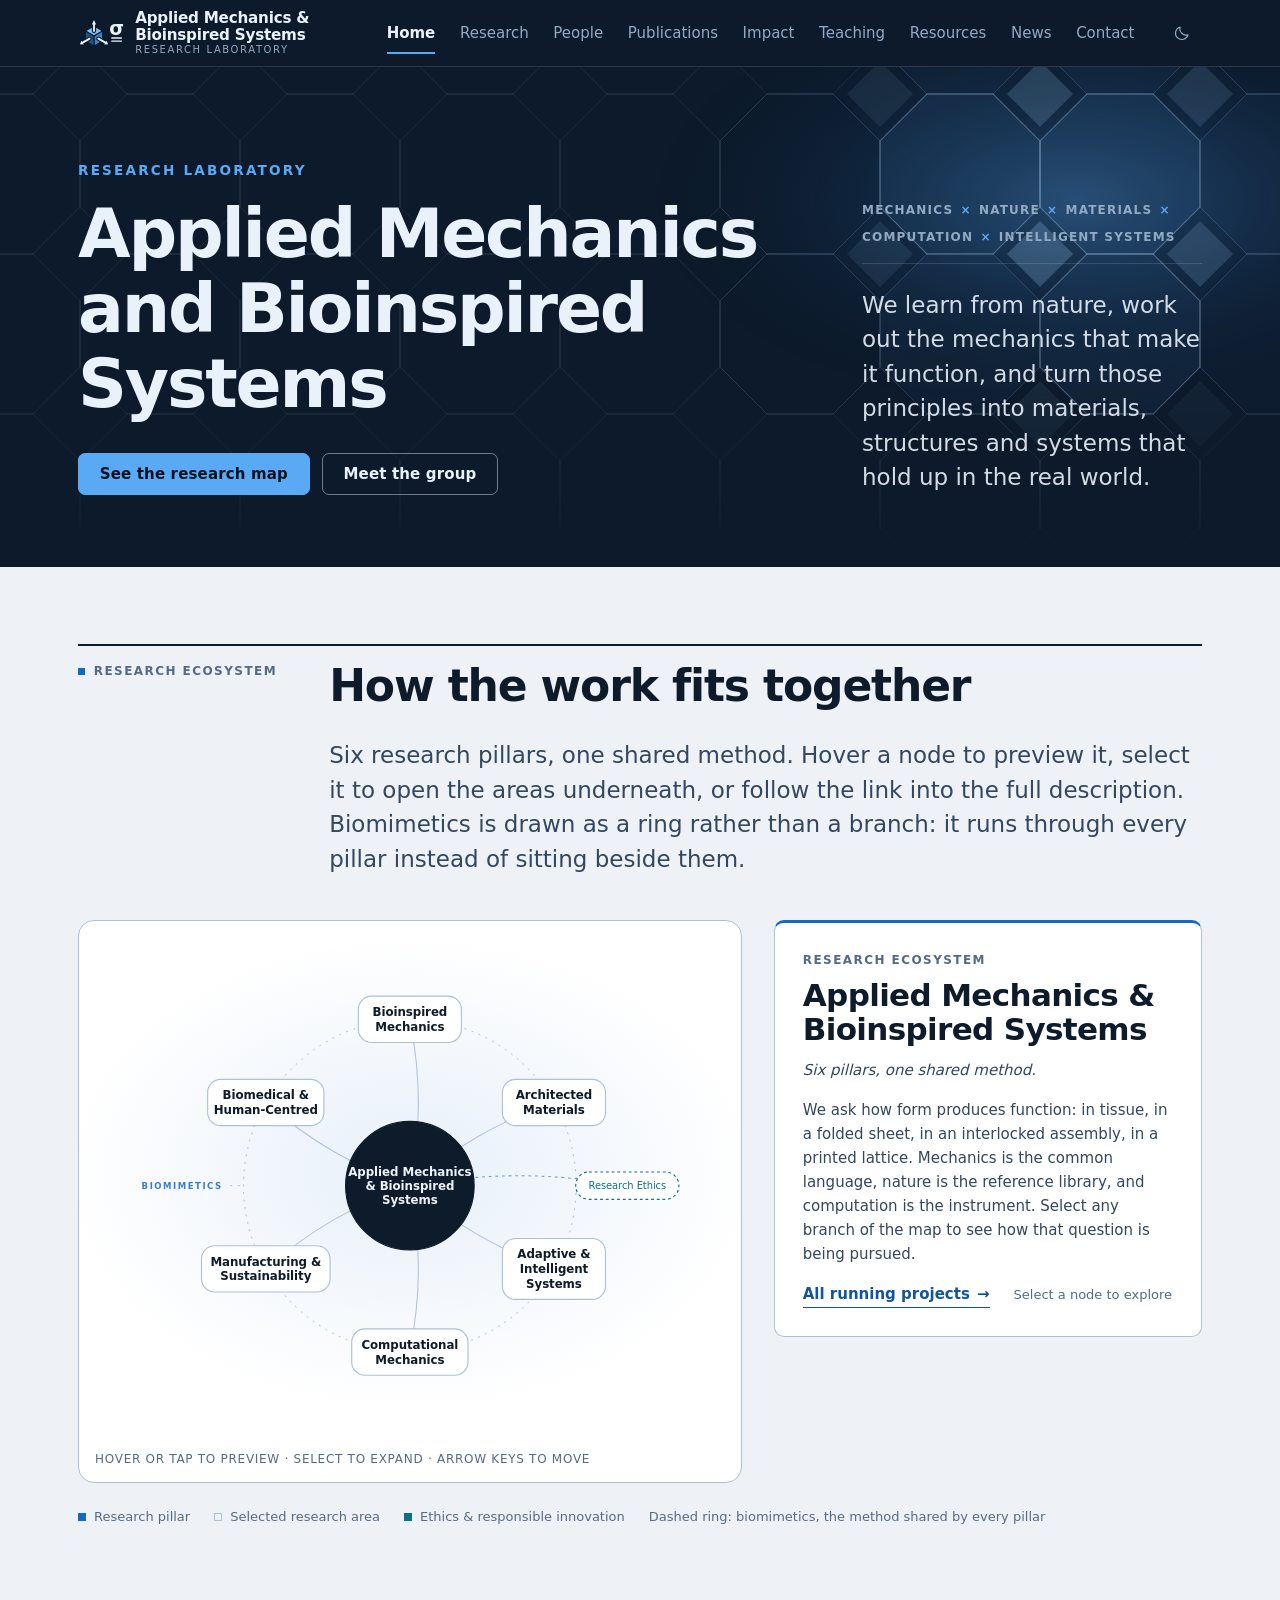
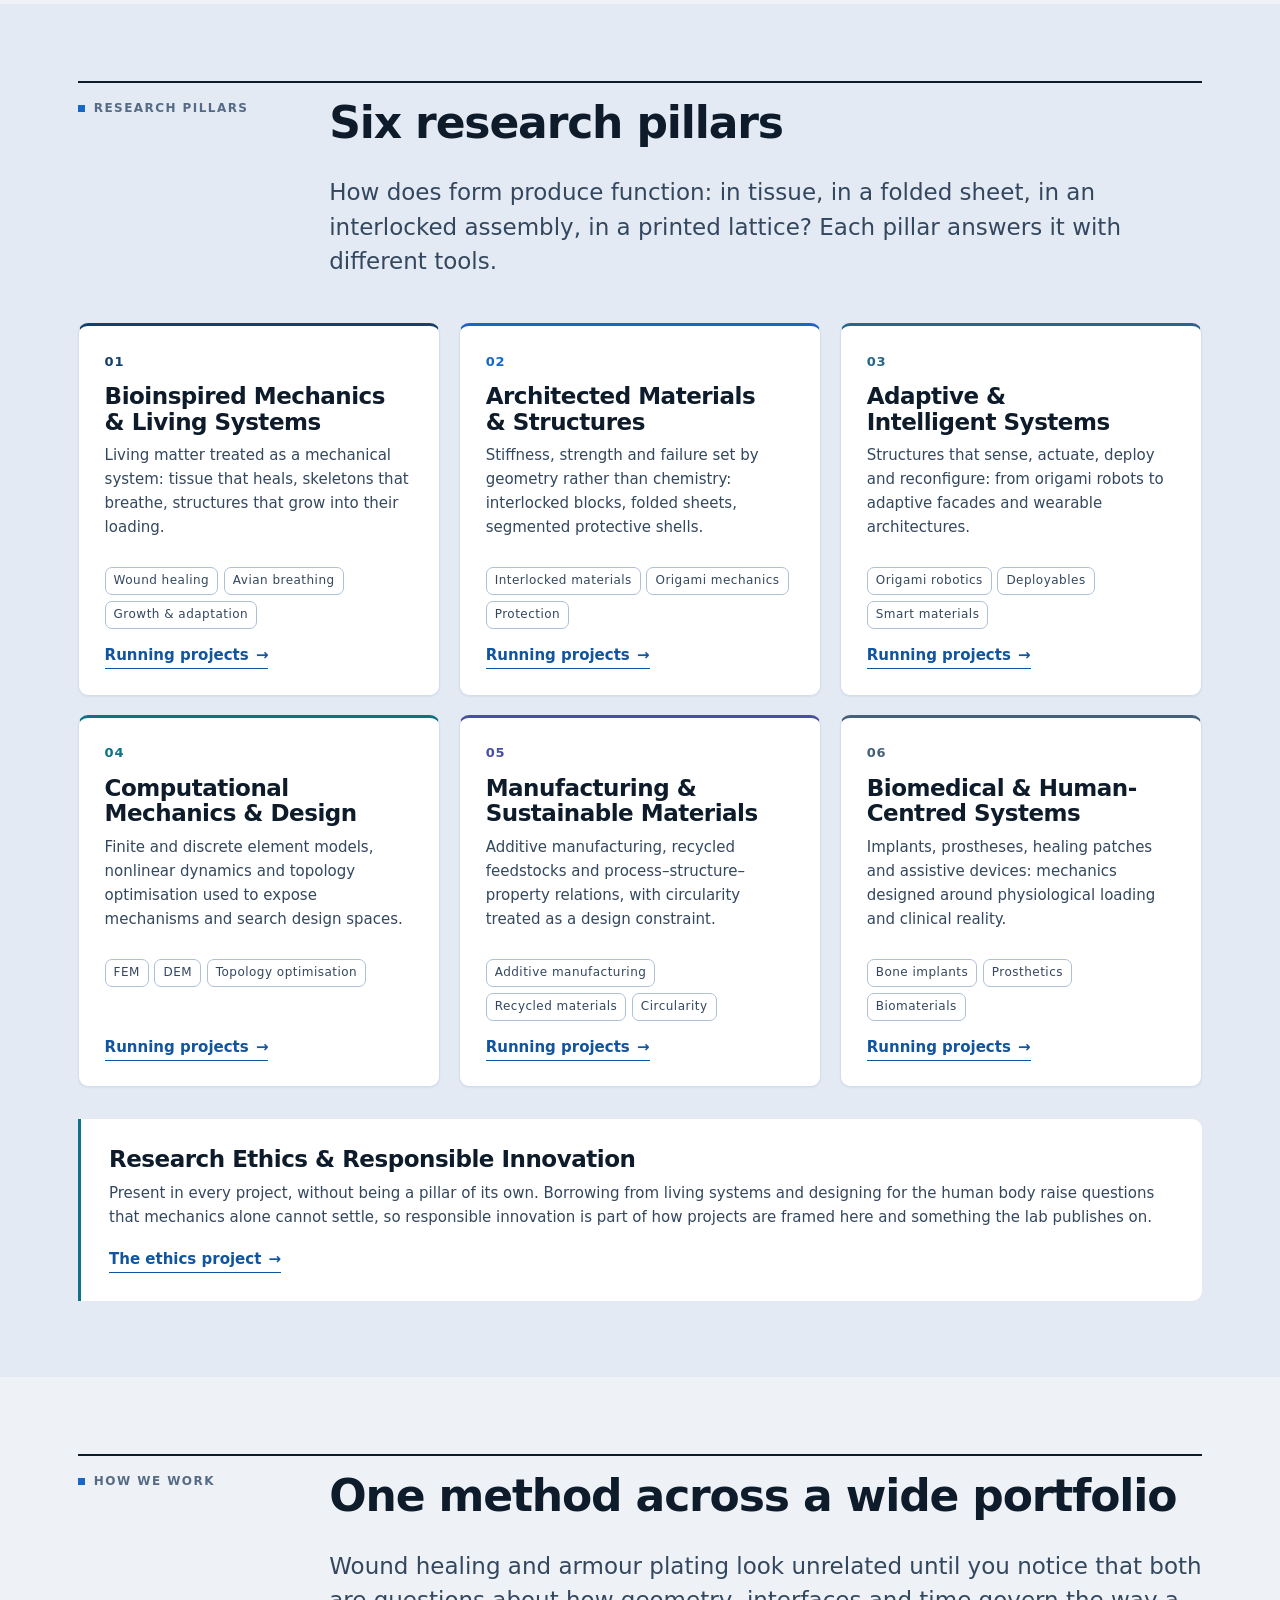
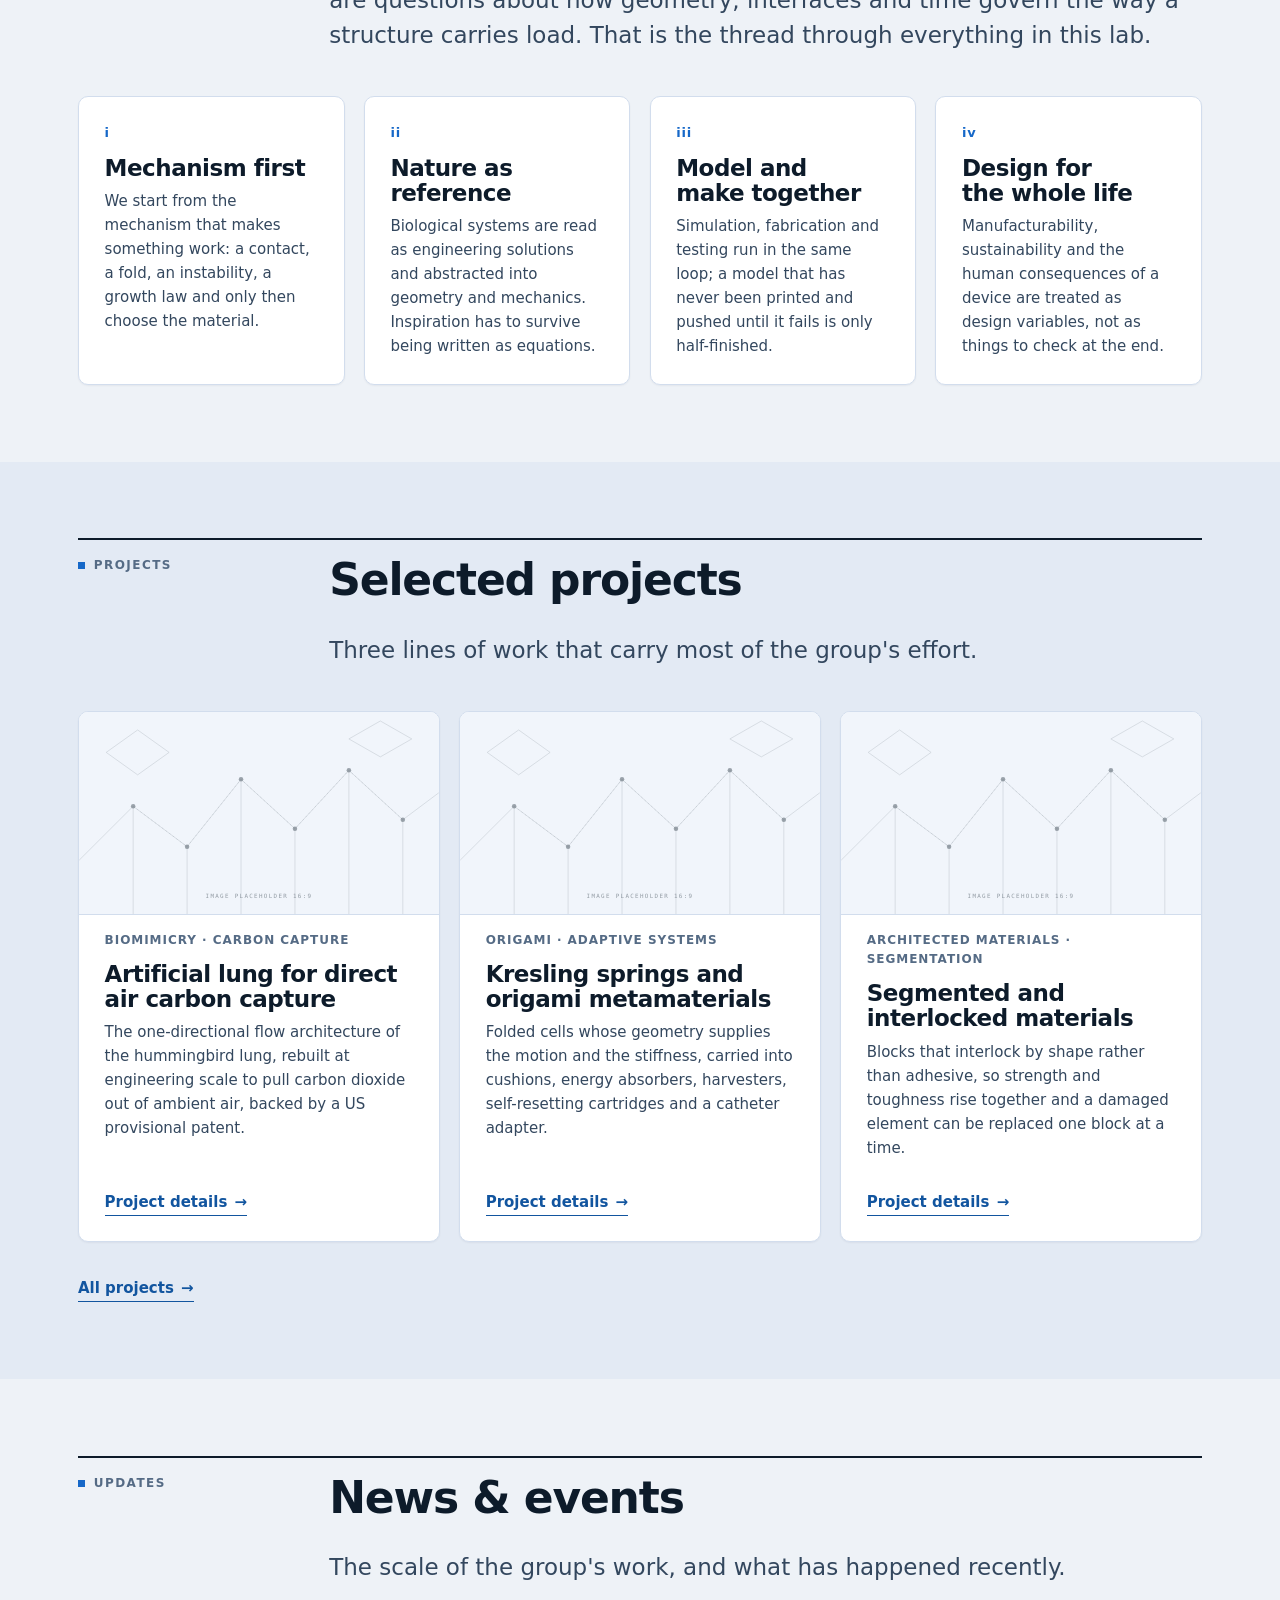
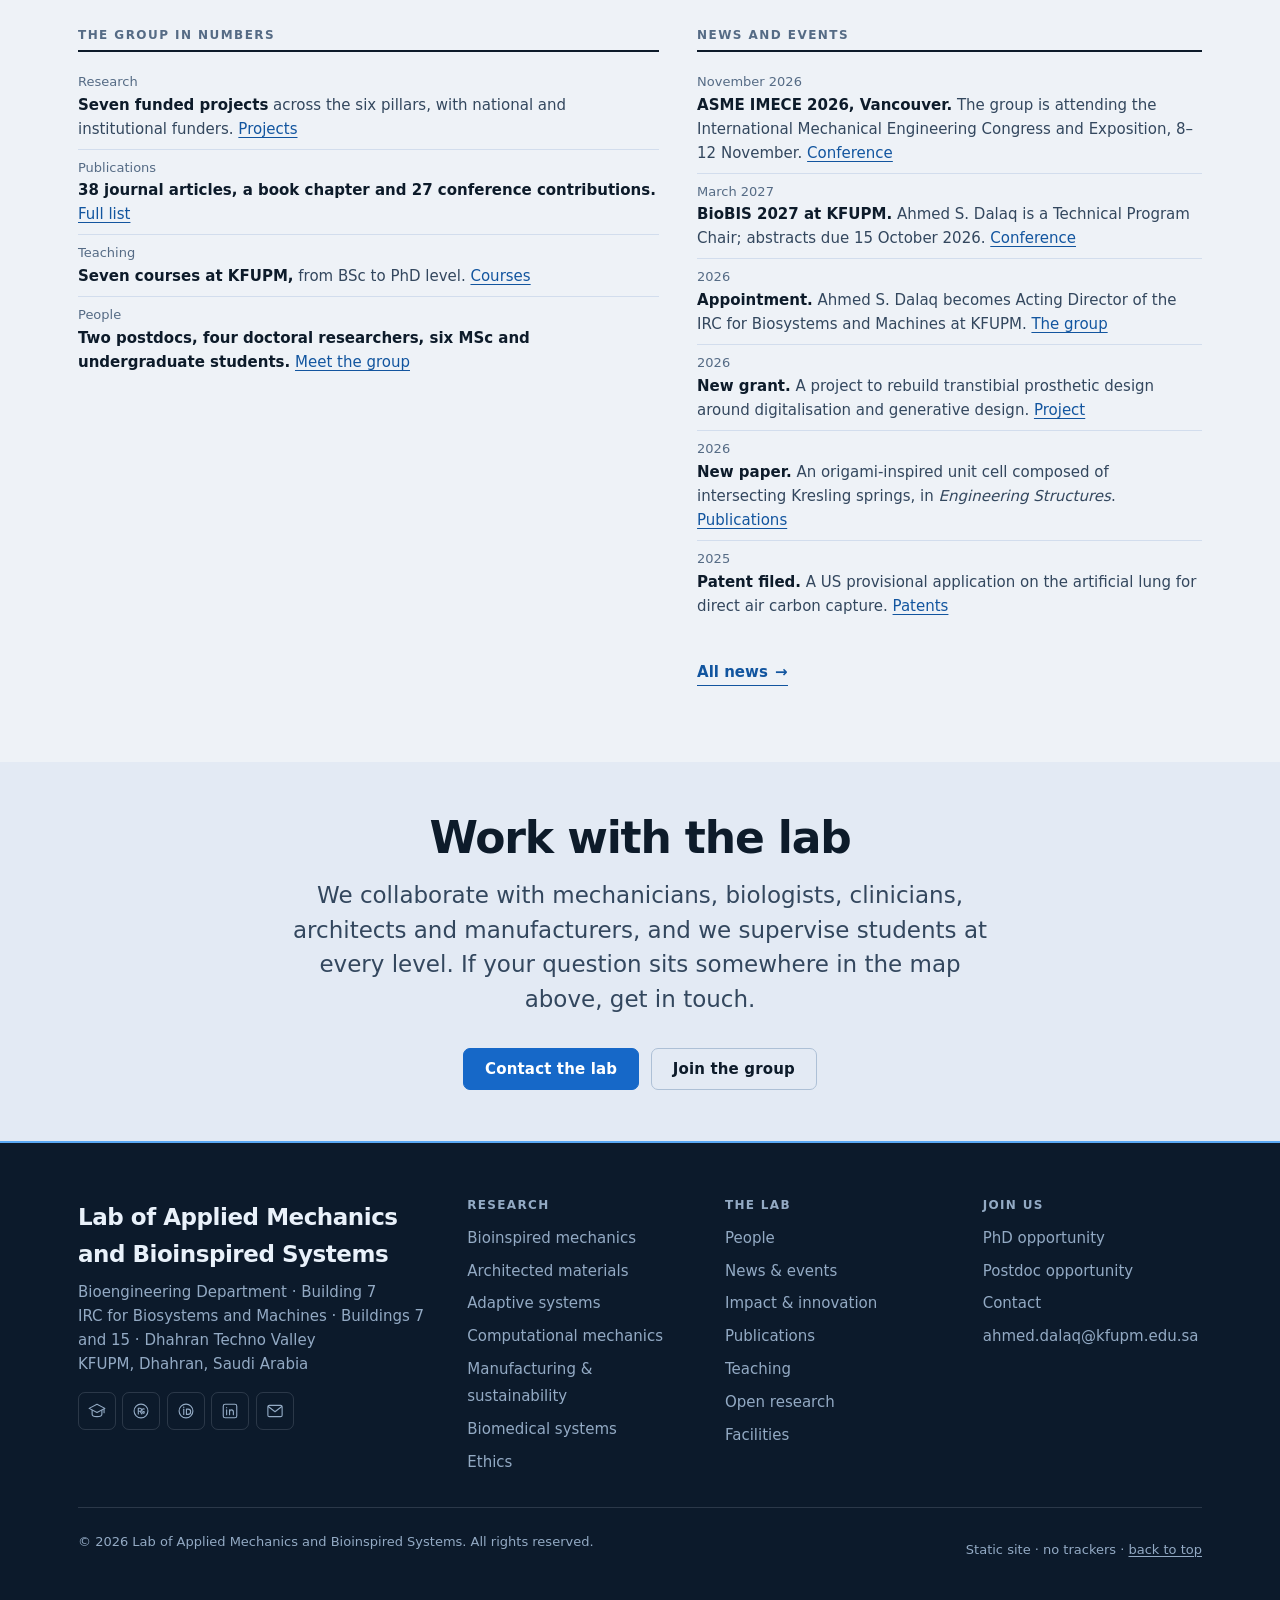
<file: index.html>
<!DOCTYPE html>
<html lang="en" class="no-js">
<head>
<meta charset="utf-8">
<meta name="viewport" content="width=device-width, initial-scale=1">
<title>Lab of Applied Mechanics and Bioinspired Systems</title>
<meta name="description" content="Learning from nature, understanding mechanics, and translating fundamental principles into materials, structures and systems with real-world impact.">
<meta name="author" content="Lab of Applied Mechanics and Bioinspired Systems">
<meta name="color-scheme" content="light dark">

<!-- REPLACE: set your published address, e.g. https://your-user.github.io/lab-website/ -->
<meta property="og:type" content="website">
<meta property="og:title" content="Lab of Applied Mechanics and Bioinspired Systems">
<meta property="og:description" content="Learning from nature, understanding mechanics, and translating fundamental principles into materials, structures and systems with real-world impact.">
<!-- REPLACE: add a 1200x630 png at assets/images/social-card.png and uncomment
<meta property="og:image" content="assets/images/social-card.png">
-->

<link rel="icon" href="assets/icons/favicon.svg" type="image/svg+xml">
<link rel="stylesheet" href="css/style.css">

<script>
  /* Applies the stored theme before first paint so the page never flashes. */
  (function () {
    try {
      var stored = localStorage.getItem('lambs-theme');
      if (stored) document.documentElement.setAttribute('data-theme', stored);
    } catch (e) { /* storage blocked: fall back to the system preference */ }
    document.documentElement.classList.remove('no-js');

    /* Only hide the scroll-reveal elements when this script is alive AND the
       browser can observe them. If either is false they simply stay visible,
       so a failed observer can never leave content invisible. */
    if ('IntersectionObserver' in window &&
        !window.matchMedia('(prefers-reduced-motion: reduce)').matches) {
      document.documentElement.classList.add('js-reveal');
    }
  })();
</script>
</head>
<body>

<a class="skip-link" href="#main">Skip to main content</a>

<!-- ==========================================================================
     ICON SPRITE: every icon used on the site, defined once, inlined so the
     pages also work when opened directly from disk (file://).
     ========================================================================== -->
<svg class="visually-hidden" aria-hidden="true" focusable="false" xmlns="http://www.w3.org/2000/svg">
  <symbol id="i-menu" viewBox="0 0 24 24"><path d="M3 6h18M3 12h18M3 18h18"/></symbol>
  <symbol id="i-close" viewBox="0 0 24 24"><path d="M5 5l14 14M19 5L5 19"/></symbol>
  <symbol id="i-sun" viewBox="0 0 24 24"><circle cx="12" cy="12" r="4.2"/><path d="M12 2.5v2.2M12 19.3v2.2M2.5 12h2.2M19.3 12h2.2M5.2 5.2l1.6 1.6M17.2 17.2l1.6 1.6M18.8 5.2l-1.6 1.6M6.8 17.2l-1.6 1.6"/></symbol>
  <symbol id="i-moon" viewBox="0 0 24 24"><path d="M20 14.5A8.5 8.5 0 0 1 9.5 4a8.5 8.5 0 1 0 10.5 10.5z"/></symbol>
  <symbol id="i-plus" viewBox="0 0 24 24"><path d="M12 5v14M5 12h14"/></symbol>
  <symbol id="i-mail" viewBox="0 0 24 24"><rect x="2.5" y="4.5" width="19" height="15" rx="2"/><path d="M3 6l9 7 9-7"/></symbol>
  <symbol id="i-scholar" viewBox="0 0 24 24"><path d="M12 3L1.5 8.5 12 14l10.5-5.5L12 3z"/><path d="M5.5 11v5.2c0 2 3.3 3.3 6.5 3.3s6.5-1.3 6.5-3.3V11"/><path d="M21.4 9.2v5"/></symbol>
  <symbol id="i-orcid" viewBox="0 0 24 24"><circle cx="12" cy="12" r="9.2"/><path d="M9 9.5v7"/><circle cx="9" cy="7" r="0.9" fill="currentColor" stroke="none"/><path d="M12.6 16.5v-7h2.1a3.5 3.5 0 0 1 0 7h-2.1z"/></symbol>
  <symbol id="i-rg" viewBox="0 0 24 24"><circle cx="12" cy="12" r="9.2"/><path d="M8.4 16V8.4h2.3a2 2 0 0 1 0 4H8.4M10.7 12.4L13 16"/><path d="M16.2 9.4a2 2 0 0 0-2.9 1.7v1.8a2 2 0 0 0 2.9 1.7v-2h-1"/></symbol>
  <symbol id="i-linkedin" viewBox="0 0 24 24"><rect x="3" y="3" width="18" height="18" rx="2.5"/><path d="M7.5 10.5V17M7.5 7.4v.1M11.4 17v-6.5M11.4 13.2c0-1.6 1-2.7 2.5-2.7s2.6 1 2.6 2.9V17"/></symbol>
  <symbol id="i-github" viewBox="0 0 24 24"><path fill="currentColor" stroke="none" d="M12 .5C5.73.5.5 5.73.5 12c0 5.08 3.29 9.39 7.86 10.91.58.11.79-.25.79-.56 0-.28-.01-1.02-.02-2-3.2.7-3.88-1.54-3.88-1.54-.52-1.33-1.28-1.69-1.28-1.69-1.05-.72.08-.7.08-.7 1.16.08 1.77 1.19 1.77 1.19 1.03 1.77 2.7 1.26 3.36.96.1-.75.4-1.26.73-1.55-2.55-.29-5.24-1.28-5.24-5.69 0-1.26.45-2.29 1.19-3.1-.12-.29-.52-1.46.11-3.05 0 0 .97-.31 3.18 1.18a11.1 11.1 0 0 1 5.8 0c2.2-1.49 3.17-1.18 3.17-1.18.63 1.59.23 2.76.12 3.05.74.81 1.19 1.84 1.19 3.1 0 4.42-2.7 5.39-5.26 5.68.41.36.78 1.06.78 2.14 0 1.55-.01 2.8-.01 3.18 0 .31.21.68.8.56A11.51 11.51 0 0 0 23.5 12C23.5 5.73 18.27.5 12 .5z"/></symbol>
  <symbol id="i-file" viewBox="0 0 24 24"><path d="M14 3H7a2 2 0 0 0-2 2v14a2 2 0 0 0 2 2h10a2 2 0 0 0 2-2V8z"/><path d="M14 3v5h5M9 13h6M9 17h4"/></symbol>
  <symbol id="i-code" viewBox="0 0 24 24"><path d="M9 7l-5 5 5 5M15 7l5 5-5 5"/></symbol>
  <symbol id="i-book" viewBox="0 0 24 24"><path d="M4 4.5A1.5 1.5 0 0 1 5.5 3H19v18H5.5A1.5 1.5 0 0 1 4 19.5z"/><path d="M8 3v18M19 17H5.5"/></symbol>
  <symbol id="i-data" viewBox="0 0 24 24"><ellipse cx="12" cy="6" rx="8" ry="3"/><path d="M4 6v12c0 1.7 3.6 3 8 3s8-1.3 8-3V6M4 12c0 1.7 3.6 3 8 3s8-1.3 8-3"/></symbol>
  <symbol id="i-pin" viewBox="0 0 24 24"><path d="M12 21s7-6.3 7-11a7 7 0 1 0-14 0c0 4.7 7 11 7 11z"/><circle cx="12" cy="10" r="2.6"/></symbol>
  <symbol id="i-external" viewBox="0 0 24 24"><path d="M14 4h6v6M20 4l-9 9"/><path d="M18 14v5a1.8 1.8 0 0 1-1.8 1.8H5A1.8 1.8 0 0 1 3.2 19V7.8A1.8 1.8 0 0 1 5 6h5"/></symbol>
</svg>

<!-- ==========================================================================
     HEADER / NAVIGATION
     The same markup appears on every page. If you add a page, add a <li> here
     and copy it into the other HTML files.
     ========================================================================== -->
<header class="site-header">
  <div class="container">
    <nav class="nav" aria-label="Primary">

      <a class="brand" href="index.html">
        <!-- Lab mark: a cubic stress element with the second-order tensor
             symbol. Same geometry as assets/icons/favicon.svg, scaled 1.62 and
             without the rounded plate, since the header band is already navy.
             Colours live in css/style.css under .brand__mark. -->
        <svg class="brand__mark" viewBox="0 0 46 32" aria-hidden="true">
          <g transform="translate(16 16) scale(1.62) translate(-16 -14.1)">
            <g class="bm-seam">
              <path class="bm-top" d="M16 16 L21.37 12.9 L16 9.8 L10.63 12.9 Z"/>
              <path class="bm-right" d="M16 16 L21.37 12.9 L21.37 19.1 L16 22.2 Z"/>
              <path class="bm-left" d="M16 16 L10.63 12.9 L10.63 19.1 L16 22.2 Z"/>
            </g>
            <g class="bm-halo">
              <path d="M16 12.9 V8.8"/>
              <polygon points="16,6.0 14.7,8.9 17.3,8.9"/>
              <path d="M18.685 17.55 L23.02 20.05"/>
              <polygon points="24.75,21.05 22.37,21.18 23.67,18.92"/>
              <g transform="translate(32 0) scale(-1 1)">
                <path d="M18.685 17.55 L23.02 20.05"/>
                <polygon points="24.75,21.05 22.37,21.18 23.67,18.92"/>
              </g>
            </g>
            <g class="bm-tr">
              <path d="M16 12.9 V8.8"/>
              <polygon points="16,6.0 14.7,8.9 17.3,8.9"/>
              <path d="M18.685 17.55 L23.02 20.05"/>
              <polygon points="24.75,21.05 22.37,21.18 23.67,18.92"/>
              <g transform="translate(32 0) scale(-1 1)">
                <path d="M18.685 17.55 L23.02 20.05"/>
                <polygon points="24.75,21.05 22.37,21.18 23.67,18.92"/>
              </g>
            </g>
          </g>
          <text class="bm-sym" x="38.6" y="17.6" text-anchor="middle">&#963;</text>
          <path class="bm-bar" d="M33.8 21 H43.4 M33.8 24.2 H43.4"/>
        </svg>
        <span class="brand__text">
          <span class="brand__name">Applied Mechanics &amp; Bioinspired Systems</span>
          <span class="brand__sub">Research Laboratory</span>
        </span>
      </a>

      <ul class="nav__list" id="primary-nav">
        <li><a class="nav__link" data-page="home" aria-current="page" href="index.html">Home</a></li>
        <li><a class="nav__link" data-page="research" href="research.html">Research</a></li>
        <li><a class="nav__link" data-page="people" href="people.html">People</a></li>
        <li><a class="nav__link" data-page="publications" href="publications.html">Publications</a></li>
        <li><a class="nav__link" data-page="impact" href="impact.html">Impact</a></li>
        <li><a class="nav__link" data-page="teaching" href="teaching.html">Teaching</a></li>
        <li><a class="nav__link" data-page="resources" href="resources.html">Resources</a></li>
        <li><a class="nav__link" data-page="news" href="news.html">News</a></li>
        <li><a class="nav__link" data-page="lab" href="lab.html">Contact</a></li>
      </ul>

      <div class="nav__tools">
        <button class="icon-btn theme-toggle" type="button" aria-label="Switch colour theme" aria-pressed="false">
          <svg class="icon icon-moon" aria-hidden="true"><use href="#i-moon"></use></svg>
          <svg class="icon icon-sun" aria-hidden="true"><use href="#i-sun"></use></svg>
        </button>
        <button class="icon-btn nav__toggle" type="button" aria-expanded="false"
                aria-controls="primary-nav" aria-label="Open navigation menu">
          <svg class="icon icon-menu" aria-hidden="true"><use href="#i-menu"></use></svg>
          <svg class="icon icon-close" aria-hidden="true"><use href="#i-close"></use></svg>
        </button>
      </div>

    </nav>
  </div>
</header>

<main id="main">
<!-- ==========================================================================
     HERO
     The backdrop is assets/images/hero-octagons.svg: the truncated square
     tiling, octagons with the small squares that fall between them. The octagon
     is the governing geometry of the page backdrops and the mind-map nodes.
     ========================================================================== -->
<section class="hero">
  <img class="hero__bg" src="assets/images/hero-octagons.svg" alt="" aria-hidden="true"
       width="1200" height="600" fetchpriority="high">

  <div class="container hero__inner">
    <div class="hero__grid">
      <div>
        <h1 class="hero__title">
          <span class="thin">Research laboratory</span>
          Applied Mechanics and Bioinspired Systems
        </h1>
        <div class="hero__actions">
          <a class="btn btn--primary" href="#ecosystem">See the research map</a>
          <a class="btn btn--ghost" href="people.html">Meet the group</a>
        </div>
      </div>

      <div>
        <p class="hero__equation">
          <span>Mechanics</span><span class="x">&times;</span>
          <span>Nature</span><span class="x">&times;</span>
          <span>Materials</span><span class="x">&times;</span>
          <span>Computation</span><span class="x">&times;</span>
          <span>Intelligent systems</span>
        </p>
        <p class="lead hero__lead">
          We learn from nature, work out the mechanics that make it function, and turn those
          principles into materials, structures and systems that hold up in the real world.
        </p>
      </div>
    </div>
  </div>
</section>


<!-- ==========================================================================
     RESEARCH ECOSYSTEM: the interactive mind map (built by js/mindmap.js)
     ========================================================================== -->
<section class="section ecosystem" id="ecosystem" aria-labelledby="ecosystem-title">
  <div class="container">

    <div class="section__head">
      <p class="eyebrow">Research ecosystem</p>
      <h2 id="ecosystem-title">How the work fits together</h2>
      <p class="lead">
        Six research pillars, one shared method. Hover a node to preview it, select it to open the
        areas underneath, or follow the link into the full description. Biomimetics is drawn as a
        ring rather than a branch: it runs through every pillar instead of sitting beside them.
      </p>
    </div>

    <div class="ecosystem__layout">

      <div class="mindmap-wrap" data-mindmap>
        <!-- The SVG map is injected here. This fallback shows when JavaScript is off. -->
        <div class="mindmap-fallback">
          <h3>Research pillars</h3>
          <p class="muted">The interactive map needs JavaScript. The same structure is listed below.</p>
          <ul>
            <li><a href="research.html#bioinspired-mechanics">Bioinspired Mechanics &amp; Living Systems</a></li>
            <li><a href="research.html#architected-materials">Architected Materials &amp; Structures</a></li>
            <li><a href="research.html#adaptive-systems">Adaptive &amp; Intelligent Systems</a></li>
            <li><a href="research.html#computational-mechanics">Computational Mechanics &amp; Design</a></li>
            <li><a href="research.html#manufacturing-sustainability">Manufacturing &amp; Sustainable Materials</a></li>
            <li><a href="research.html#biomedical-systems">Biomedical &amp; Human-Centred Systems</a></li>
            <li><a href="research.html#ethics">Research Ethics &amp; Responsible Innovation</a></li>
          </ul>
        </div>
        <p class="mindmap__hint">Hover or tap to preview &middot; select to expand &middot; arrow keys to move</p>
      </div>

      <aside class="mm-panel" data-mindmap-panel aria-live="polite" aria-label="Details of the selected research theme">
        <!-- filled by js/mindmap.js -->
      </aside>

    </div>

    <ul class="mm-legend">
      <li><span class="dot"></span> Research pillar</li>
      <li><span class="dot dot--hollow"></span> Selected research area</li>
      <li><span class="dot dot--alt"></span> Ethics &amp; responsible innovation</li>
      <li>Dashed ring: biomimetics, the method shared by every pillar</li>
    </ul>

  </div>
</section>

<!-- ==========================================================================
     PILLARS AT A GLANCE
     ========================================================================== -->
<section class="section section--alt" aria-labelledby="pillars-title">
  <div class="container">
    <div class="section__head">
      <p class="eyebrow">Research pillars</p>
      <h2 id="pillars-title">Six research pillars</h2>
      <p class="lead">
        How does form produce function: in tissue, in a folded sheet, in an interlocked
        assembly, in a printed lattice? Each pillar answers it with different tools.
      </p>
    </div>

    <div class="grid grid--3">

      <article class="card pillar-card reveal" data-mindmap-focus="bioinspired-mechanics">
        <p class="card__index">01</p>
        <h3 class="card__title">Bioinspired Mechanics &amp; Living Systems</h3>
        <p class="card__text">
          Living matter treated as a mechanical system: tissue that heals, skeletons that breathe,
          structures that grow into their loading.
        </p>
        <ul class="chips pillar-card__topics">
          <li class="chip">Wound healing</li>
          <li class="chip">Avian breathing</li>
          <li class="chip">Growth &amp; adaptation</li>
        </ul>
        <p class="card__foot"><a class="link-arrow" href="research.html#bioinspired-mechanics">Running projects</a></p>
      </article>

      <article class="card pillar-card reveal" data-mindmap-focus="architected-materials">
        <p class="card__index">02</p>
        <h3 class="card__title">Architected Materials &amp; Structures</h3>
        <p class="card__text">
          Stiffness, strength and failure set by geometry rather than chemistry: interlocked blocks,
          folded sheets, segmented protective shells.
        </p>
        <ul class="chips pillar-card__topics">
          <li class="chip">Interlocked materials</li>
          <li class="chip">Origami mechanics</li>
          <li class="chip">Protection</li>
        </ul>
        <p class="card__foot"><a class="link-arrow" href="research.html#architected-materials">Running projects</a></p>
      </article>

      <article class="card pillar-card reveal" data-mindmap-focus="adaptive-systems">
        <p class="card__index">03</p>
        <h3 class="card__title">Adaptive &amp; Intelligent Systems</h3>
        <p class="card__text">
          Structures that sense, actuate, deploy and reconfigure: from origami robots to
          adaptive facades and wearable architectures.
        </p>
        <ul class="chips pillar-card__topics">
          <li class="chip">Origami robotics</li>
          <li class="chip">Deployables</li>
          <li class="chip">Smart materials</li>
        </ul>
        <p class="card__foot"><a class="link-arrow" href="research.html#adaptive-systems">Running projects</a></p>
      </article>

      <article class="card pillar-card reveal" data-mindmap-focus="computational-mechanics">
        <p class="card__index">04</p>
        <h3 class="card__title">Computational Mechanics &amp; Design</h3>
        <p class="card__text">
          Finite and discrete element models, nonlinear dynamics and topology optimisation used to
          expose mechanisms and search design spaces.
        </p>
        <ul class="chips pillar-card__topics">
          <li class="chip">FEM</li>
          <li class="chip">DEM</li>
          <li class="chip">Topology optimisation</li>
        </ul>
        <p class="card__foot"><a class="link-arrow" href="research.html#computational-mechanics">Running projects</a></p>
      </article>

      <article class="card pillar-card reveal" data-mindmap-focus="manufacturing-sustainability">
        <p class="card__index">05</p>
        <h3 class="card__title">Manufacturing &amp; Sustainable Materials</h3>
        <p class="card__text">
          Additive manufacturing, recycled feedstocks and process&ndash;structure&ndash;property
          relations, with circularity treated as a design constraint.
        </p>
        <ul class="chips pillar-card__topics">
          <li class="chip">Additive manufacturing</li>
          <li class="chip">Recycled materials</li>
          <li class="chip">Circularity</li>
        </ul>
        <p class="card__foot"><a class="link-arrow" href="research.html#manufacturing-sustainability">Running projects</a></p>
      </article>

      <article class="card pillar-card reveal" data-mindmap-focus="biomedical-systems">
        <p class="card__index">06</p>
        <h3 class="card__title">Biomedical &amp; Human-Centred Systems</h3>
        <p class="card__text">
          Implants, prostheses, healing patches and assistive devices: mechanics designed around
          physiological loading and clinical reality.
        </p>
        <ul class="chips pillar-card__topics">
          <li class="chip">Bone implants</li>
          <li class="chip">Prosthetics</li>
          <li class="chip">Biomaterials</li>
        </ul>
        <p class="card__foot"><a class="link-arrow" href="research.html#biomedical-systems">Running projects</a></p>
      </article>

    </div>

    <div class="callout mt-6 reveal" data-mindmap-focus="ethics">
      <h3>Research Ethics &amp; Responsible Innovation</h3>
      <p class="card__text">
        Present in every project, without being a pillar of its own. Borrowing from living systems and designing for the human
        body raise questions that mechanics alone cannot settle, so responsible innovation is part
        of how projects are framed here and something the lab publishes on.
      </p>
      <p><a class="link-arrow" href="research.html#ethics">The ethics project</a></p>
    </div>

  </div>
</section>

<!-- ==========================================================================
     APPROACH
     ========================================================================== -->
<section class="section" aria-labelledby="approach-title">
  <div class="container">
    <div class="section__head">
      <p class="eyebrow">How we work</p>
      <h2 id="approach-title">One method across a wide portfolio</h2>
      <p class="lead">
        Wound healing and armour plating look unrelated until you notice that both are questions
        about how geometry, interfaces and time govern the way a structure carries load. That is
        the thread through everything in this lab.
      </p>
    </div>

    <div class="grid grid--4">
      <div class="card reveal">
        <p class="card__index">i</p>
        <h3 class="card__title">Mechanism first</h3>
        <p class="card__text">
          We start from the mechanism that makes something work: a contact, a fold, an
          instability, a growth law and only then choose the material.
        </p>
      </div>
      <div class="card reveal">
        <p class="card__index">ii</p>
        <h3 class="card__title">Nature as reference</h3>
        <p class="card__text">
          Biological systems are read as engineering solutions and abstracted into geometry and
          mechanics. Inspiration has to survive being written as equations.
        </p>
      </div>
      <div class="card reveal">
        <p class="card__index">iii</p>
        <h3 class="card__title">Model and make together</h3>
        <p class="card__text">
          Simulation, fabrication and testing run in the same loop; a model that has never been
          printed and pushed until it fails is only half-finished.
        </p>
      </div>
      <div class="card reveal">
        <p class="card__index">iv</p>
        <h3 class="card__title">Design for the whole life</h3>
        <p class="card__text">
          Manufacturability, sustainability and the human consequences of a device are treated as
          design variables, not as things to check at the end.
        </p>
      </div>
    </div>
  </div>
</section>

<!-- ==========================================================================
     FEATURED PROJECTS
     ========================================================================== -->
<section class="section section--alt" aria-labelledby="featured-title">
  <div class="container">
    <div class="section__head">
      <p class="eyebrow">Projects</p>
      <h2 id="featured-title">Selected projects</h2>
      <p class="lead">Three lines of work that carry most of the group's effort.</p>
    </div>

    <div class="grid grid--3">
      <article class="card reveal">
        <div class="card__media">
          <img src="assets/images/placeholder-wide.svg" alt="" width="800" height="450" loading="lazy"><!-- REPLACE: photo or render -->
        </div>
        <p class="card__meta">Biomimicry &middot; carbon capture</p>
        <h3 class="card__title">Artificial lung for direct air carbon capture</h3>
        <p class="card__text">
          The one-directional flow architecture of the hummingbird lung, rebuilt at engineering
          scale to pull carbon dioxide out of ambient air, backed by a US provisional patent.
        </p>
        <p class="card__foot"><a class="link-arrow" href="research.html#rp-lung">Project details</a></p>
      </article>

      <article class="card reveal">
        <div class="card__media">
          <img src="assets/images/placeholder-wide.svg" alt="" width="800" height="450" loading="lazy"><!-- REPLACE: photo or render -->
        </div>
        <p class="card__meta">Origami &middot; adaptive systems</p>
        <h3 class="card__title">Kresling springs and origami metamaterials</h3>
        <p class="card__text">
          Folded cells whose geometry supplies the motion and the stiffness, carried into cushions,
          energy absorbers, harvesters, self-resetting cartridges and a catheter adapter.
        </p>
        <p class="card__foot"><a class="link-arrow" href="research.html#rp-cartridge">Project details</a></p>
      </article>

      <article class="card reveal">
        <div class="card__media">
          <img src="assets/images/placeholder-wide.svg" alt="" width="800" height="450" loading="lazy"><!-- REPLACE: photo or render -->
        </div>
        <p class="card__meta">Architected materials &middot; segmentation</p>
        <h3 class="card__title">Segmented and interlocked materials</h3>
        <p class="card__text">
          Blocks that interlock by shape rather than adhesive, so strength and toughness rise
          together and a damaged element can be replaced one block at a time.
        </p>
        <p class="card__foot"><a class="link-arrow" href="research.html#rp-segmented">Project details</a></p>
      </article>
    </div>

    <p class="mt-6"><a class="link-arrow" href="research.html">All projects</a></p>
  </div>
</section>

<!-- ==========================================================================
     NEWS AND EVENTS
     A digest of news.html plus the group's headline numbers.
     ========================================================================== -->
<section class="section" aria-labelledby="news-title">
  <div class="container">
    <div class="section__head">
      <p class="eyebrow">Updates</p>
      <h2 id="news-title">News &amp; events</h2>
      <p class="lead">The scale of the group's work, and what has happened recently.</p>
    </div>

    <div class="acc-grid">
      <div>
        <h3 class="col-title">The group in numbers</h3>
        <ul class="detail-list">
          <li>
            <span class="meta">Research</span>
            <strong>Seven funded projects</strong> across the six pillars, with national and
            institutional funders. <a href="research.html">Projects</a>
          </li>
          <li>
            <span class="meta">Publications</span>
            <strong>38 journal articles, a book chapter and 27 conference contributions.</strong>
            <a href="publications.html">Full list</a>
          </li>
          <li>
            <span class="meta">Teaching</span>
            <strong>Seven courses at KFUPM,</strong> from BSc to PhD level.
            <a href="teaching.html">Courses</a>
          </li>
          <li>
            <span class="meta">People</span>
            <strong>Two postdocs, four doctoral researchers, six MSc and undergraduate students.</strong>
            <a href="people.html">Meet the group</a>
          </li>
        </ul>
      </div>

      <div>
        <h3 class="col-title">News and events</h3>
        <!-- Keep the nearest event first, then news newest-first. Mirror news.html. -->
        <ul class="detail-list">
          <li>
            <span class="meta">November 2026</span>
            <strong>ASME IMECE 2026, Vancouver.</strong> The group is attending the International
            Mechanical Engineering Congress and Exposition, 8&ndash;12 November.
            <a href="https://event.asme.org/IMECE" target="_blank" rel="noopener">Conference</a>
          </li>
          <li>
            <span class="meta">March 2027</span>
            <strong>BioBIS 2027 at KFUPM.</strong> Ahmed S. Dalaq is a Technical Program Chair;
            abstracts due 15 October 2026.
            <a href="https://bio-bis.com/en/committees" target="_blank" rel="noopener">Conference</a>
          </li>
          <li>
            <span class="meta">2026</span>
            <strong>Appointment.</strong> Ahmed S. Dalaq becomes Acting Director of the IRC for
            Biosystems and Machines at KFUPM. <a href="people.html">The group</a>
          </li>
          <li>
            <span class="meta">2026</span>
            <strong>New grant.</strong> A project to rebuild transtibial prosthetic design around
            digitalisation and generative design. <a href="research.html#rp-prosthetic">Project</a>
          </li>
          <li>
            <span class="meta">2026</span>
            <strong>New paper.</strong> An origami-inspired unit cell composed of intersecting
            Kresling springs, in <em>Engineering Structures</em>.
            <a href="publications.html">Publications</a>
          </li>
          <li>
            <span class="meta">2025</span>
            <strong>Patent filed.</strong> A US provisional application on the artificial lung for
            direct air carbon capture. <a href="impact.html#patents">Patents</a>
          </li>
        </ul>
        <p class="mt-6"><a class="link-arrow" href="news.html">All news</a></p>
      </div>
    </div>
  </div>
</section>
<!-- ==========================================================================
     CALL TO ACTION
     ========================================================================== -->
<section class="section section--tight section--alt" aria-labelledby="cta-title">
  <div class="container container--narrow center">
    <h2 id="cta-title">Work with the lab</h2>
    <p class="lead">
      We collaborate with mechanicians, biologists, clinicians, architects and manufacturers, and we
      supervise students at every level. If your question sits somewhere in the map above, get in touch.
    </p>
    <div class="hero__actions" style="justify-content:center">
      <a class="btn btn--primary" href="lab.html#contact">Contact the lab</a>
      <a class="btn btn--ghost" href="people.html#join">Join the group</a>
    </div>
  </div>
</section>
</main>

<!-- ==========================================================================
     FOOTER: identical on every page.
     Institution, address and profile URLs are set. Only the GitHub URL is still a placeholder.
     ========================================================================== -->
<footer class="site-footer">
  <div class="container">
    <div class="footer__grid">

      <div>
        <p class="footer__name">Lab of Applied Mechanics and Bioinspired Systems</p>
        <p class="footer__meta">

          Bioengineering Department &middot; Building 7<br>
          IRC for Biosystems and Machines &middot; Buildings 7 and 15 &middot; Dhahran Techno Valley<br>
          KFUPM, Dhahran, Saudi Arabia
        </p>
        <ul class="social">
          <li><a href="https://scholar.google.com/citations?user=P7IoxboAAAAJ" target="_blank" rel="noopener" aria-label="Google Scholar profile"><svg class="icon" aria-hidden="true"><use href="#i-scholar"></use></svg></a></li>
          <li><a href="https://www.researchgate.net/profile/Ahmed-Dalaq" target="_blank" rel="noopener" aria-label="ResearchGate profile"><svg class="icon" aria-hidden="true"><use href="#i-rg"></use></svg></a></li>
          <li><a href="https://orcid.org/0000-0002-3070-4215" target="_blank" rel="noopener" aria-label="ORCID record"><svg class="icon" aria-hidden="true"><use href="#i-orcid"></use></svg></a></li>
          <li><a href="https://www.linkedin.com/in/ahmeddalaq" target="_blank" rel="noopener" aria-label="LinkedIn profile"><svg class="icon" aria-hidden="true"><use href="#i-linkedin"></use></svg></a></li>
          <li><a href="mailto:ahmed.dalaq@kfupm.edu.sa" aria-label="Email the lab"><svg class="icon" aria-hidden="true"><use href="#i-mail"></use></svg></a></li>
        </ul>
      </div>

      <div class="footer__col">
        <h2>Research</h2>
        <ul>
          <li><a href="research.html#bioinspired-mechanics">Bioinspired mechanics</a></li>
          <li><a href="research.html#architected-materials">Architected materials</a></li>
          <li><a href="research.html#adaptive-systems">Adaptive systems</a></li>
          <li><a href="research.html#computational-mechanics">Computational mechanics</a></li>
          <li><a href="research.html#manufacturing-sustainability">Manufacturing &amp; sustainability</a></li>
          <li><a href="research.html#biomedical-systems">Biomedical systems</a></li>
          <li><a href="research.html#ethics">Ethics</a></li>
        </ul>
      </div>

      <div class="footer__col">
        <h2>The lab</h2>
        <ul>
          <li><a href="people.html">People</a></li>
          <li><a href="news.html">News &amp; events</a></li>
          <li><a href="impact.html">Impact &amp; innovation</a></li>
          <li><a href="publications.html">Publications</a></li>
          <li><a href="teaching.html">Teaching</a></li>
          <li><a href="resources.html">Open research</a></li>
          <li><a href="lab.html">Facilities</a></li>
        </ul>
      </div>

      <div class="footer__col">
        <h2>Join us</h2>
        <ul>
          <li><a href="people.html#phd">PhD opportunity</a></li>
          <li><a href="people.html#postdoc">Postdoc opportunity</a></li>
          <li><a href="lab.html#contact">Contact</a></li>
          <li><a href="mailto:ahmed.dalaq@kfupm.edu.sa">ahmed.dalaq@kfupm.edu.sa</a></li>
        </ul>
      </div>

    </div>

    <div class="footer__bottom">
      <p>&copy; <span data-year>2026</span> Lab of Applied Mechanics and Bioinspired Systems. All rights reserved.</p>
      <p>Static site &middot; no trackers &middot; <a href="#main">back to top</a></p>
    </div>
  </div>
</footer>

<script src="js/main.js"></script>
<script src="js/mindmap.js"></script>
</body>
</html>
</file>
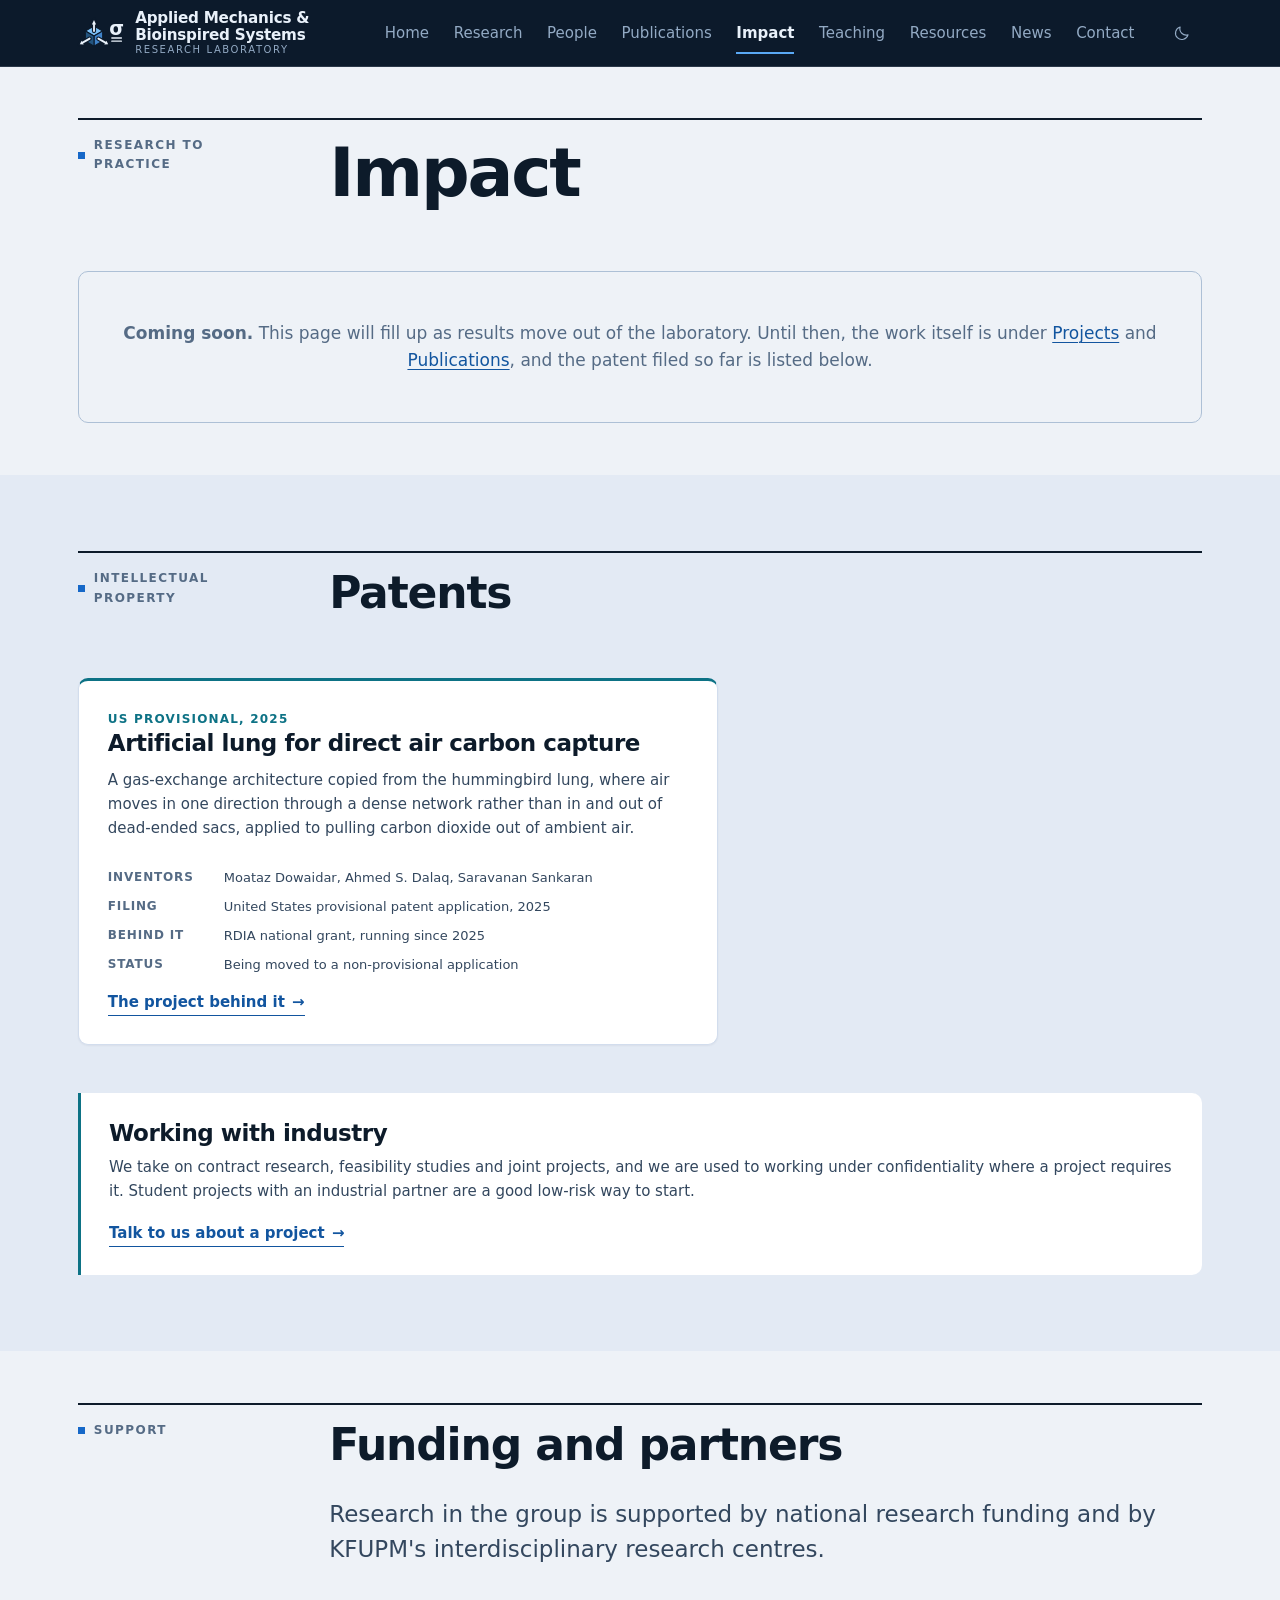
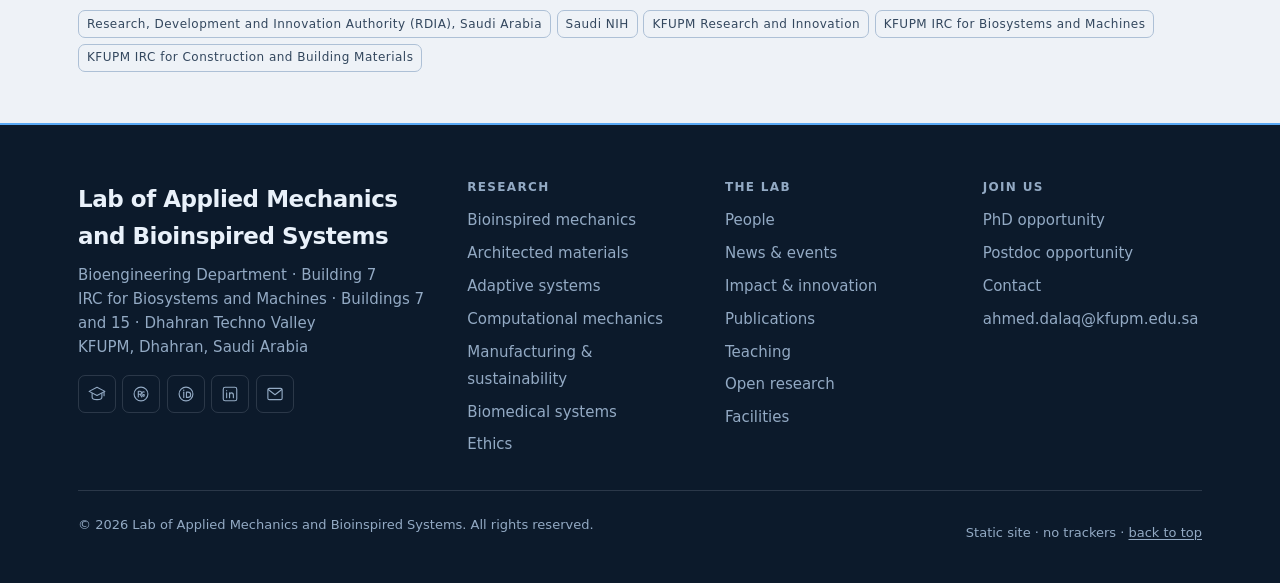
<file: impact.html>
<!DOCTYPE html>
<html lang="en" class="no-js">
<head>
<meta charset="utf-8">
<meta name="viewport" content="width=device-width, initial-scale=1">
<title>Impact - Lab of Applied Mechanics and Bioinspired Systems</title>
<meta name="description" content="One patent filed by the group, and how to work with us. Translation of the research is still ahead.">
<meta name="author" content="Lab of Applied Mechanics and Bioinspired Systems">
<meta name="color-scheme" content="light dark">

<!-- REPLACE: set your published address, e.g. https://your-user.github.io/lab-website/ -->
<meta property="og:type" content="website">
<meta property="og:title" content="Impact - Lab of Applied Mechanics and Bioinspired Systems">
<meta property="og:description" content="One patent filed by the group, and how to work with us. Translation of the research is still ahead.">
<!-- REPLACE: add a 1200x630 png at assets/images/social-card.png and uncomment
<meta property="og:image" content="assets/images/social-card.png">
-->

<link rel="icon" href="assets/icons/favicon.svg" type="image/svg+xml">
<link rel="stylesheet" href="css/style.css">

<script>
  /* Applies the stored theme before first paint so the page never flashes. */
  (function () {
    try {
      var stored = localStorage.getItem('lambs-theme');
      if (stored) document.documentElement.setAttribute('data-theme', stored);
    } catch (e) { /* storage blocked: fall back to the system preference */ }
    document.documentElement.classList.remove('no-js');

    /* Only hide the scroll-reveal elements when this script is alive AND the
       browser can observe them. If either is false they simply stay visible,
       so a failed observer can never leave content invisible. */
    if ('IntersectionObserver' in window &&
        !window.matchMedia('(prefers-reduced-motion: reduce)').matches) {
      document.documentElement.classList.add('js-reveal');
    }
  })();
</script>
</head>
<body>

<a class="skip-link" href="#main">Skip to main content</a>

<!-- ==========================================================================
     ICON SPRITE: every icon used on the site, defined once, inlined so the
     pages also work when opened directly from disk (file://).
     ========================================================================== -->
<svg class="visually-hidden" aria-hidden="true" focusable="false" xmlns="http://www.w3.org/2000/svg">
  <symbol id="i-menu" viewBox="0 0 24 24"><path d="M3 6h18M3 12h18M3 18h18"/></symbol>
  <symbol id="i-close" viewBox="0 0 24 24"><path d="M5 5l14 14M19 5L5 19"/></symbol>
  <symbol id="i-sun" viewBox="0 0 24 24"><circle cx="12" cy="12" r="4.2"/><path d="M12 2.5v2.2M12 19.3v2.2M2.5 12h2.2M19.3 12h2.2M5.2 5.2l1.6 1.6M17.2 17.2l1.6 1.6M18.8 5.2l-1.6 1.6M6.8 17.2l-1.6 1.6"/></symbol>
  <symbol id="i-moon" viewBox="0 0 24 24"><path d="M20 14.5A8.5 8.5 0 0 1 9.5 4a8.5 8.5 0 1 0 10.5 10.5z"/></symbol>
  <symbol id="i-plus" viewBox="0 0 24 24"><path d="M12 5v14M5 12h14"/></symbol>
  <symbol id="i-mail" viewBox="0 0 24 24"><rect x="2.5" y="4.5" width="19" height="15" rx="2"/><path d="M3 6l9 7 9-7"/></symbol>
  <symbol id="i-scholar" viewBox="0 0 24 24"><path d="M12 3L1.5 8.5 12 14l10.5-5.5L12 3z"/><path d="M5.5 11v5.2c0 2 3.3 3.3 6.5 3.3s6.5-1.3 6.5-3.3V11"/><path d="M21.4 9.2v5"/></symbol>
  <symbol id="i-orcid" viewBox="0 0 24 24"><circle cx="12" cy="12" r="9.2"/><path d="M9 9.5v7"/><circle cx="9" cy="7" r="0.9" fill="currentColor" stroke="none"/><path d="M12.6 16.5v-7h2.1a3.5 3.5 0 0 1 0 7h-2.1z"/></symbol>
  <symbol id="i-rg" viewBox="0 0 24 24"><circle cx="12" cy="12" r="9.2"/><path d="M8.4 16V8.4h2.3a2 2 0 0 1 0 4H8.4M10.7 12.4L13 16"/><path d="M16.2 9.4a2 2 0 0 0-2.9 1.7v1.8a2 2 0 0 0 2.9 1.7v-2h-1"/></symbol>
  <symbol id="i-linkedin" viewBox="0 0 24 24"><rect x="3" y="3" width="18" height="18" rx="2.5"/><path d="M7.5 10.5V17M7.5 7.4v.1M11.4 17v-6.5M11.4 13.2c0-1.6 1-2.7 2.5-2.7s2.6 1 2.6 2.9V17"/></symbol>
  <symbol id="i-github" viewBox="0 0 24 24"><path fill="currentColor" stroke="none" d="M12 .5C5.73.5.5 5.73.5 12c0 5.08 3.29 9.39 7.86 10.91.58.11.79-.25.79-.56 0-.28-.01-1.02-.02-2-3.2.7-3.88-1.54-3.88-1.54-.52-1.33-1.28-1.69-1.28-1.69-1.05-.72.08-.7.08-.7 1.16.08 1.77 1.19 1.77 1.19 1.03 1.77 2.7 1.26 3.36.96.1-.75.4-1.26.73-1.55-2.55-.29-5.24-1.28-5.24-5.69 0-1.26.45-2.29 1.19-3.1-.12-.29-.52-1.46.11-3.05 0 0 .97-.31 3.18 1.18a11.1 11.1 0 0 1 5.8 0c2.2-1.49 3.17-1.18 3.17-1.18.63 1.59.23 2.76.12 3.05.74.81 1.19 1.84 1.19 3.1 0 4.42-2.7 5.39-5.26 5.68.41.36.78 1.06.78 2.14 0 1.55-.01 2.8-.01 3.18 0 .31.21.68.8.56A11.51 11.51 0 0 0 23.5 12C23.5 5.73 18.27.5 12 .5z"/></symbol>
  <symbol id="i-file" viewBox="0 0 24 24"><path d="M14 3H7a2 2 0 0 0-2 2v14a2 2 0 0 0 2 2h10a2 2 0 0 0 2-2V8z"/><path d="M14 3v5h5M9 13h6M9 17h4"/></symbol>
  <symbol id="i-code" viewBox="0 0 24 24"><path d="M9 7l-5 5 5 5M15 7l5 5-5 5"/></symbol>
  <symbol id="i-book" viewBox="0 0 24 24"><path d="M4 4.5A1.5 1.5 0 0 1 5.5 3H19v18H5.5A1.5 1.5 0 0 1 4 19.5z"/><path d="M8 3v18M19 17H5.5"/></symbol>
  <symbol id="i-data" viewBox="0 0 24 24"><ellipse cx="12" cy="6" rx="8" ry="3"/><path d="M4 6v12c0 1.7 3.6 3 8 3s8-1.3 8-3V6M4 12c0 1.7 3.6 3 8 3s8-1.3 8-3"/></symbol>
  <symbol id="i-pin" viewBox="0 0 24 24"><path d="M12 21s7-6.3 7-11a7 7 0 1 0-14 0c0 4.7 7 11 7 11z"/><circle cx="12" cy="10" r="2.6"/></symbol>
  <symbol id="i-external" viewBox="0 0 24 24"><path d="M14 4h6v6M20 4l-9 9"/><path d="M18 14v5a1.8 1.8 0 0 1-1.8 1.8H5A1.8 1.8 0 0 1 3.2 19V7.8A1.8 1.8 0 0 1 5 6h5"/></symbol>
</svg>

<!-- ==========================================================================
     HEADER / NAVIGATION
     The same markup appears on every page. If you add a page, add a <li> here
     and copy it into the other HTML files.
     ========================================================================== -->
<header class="site-header">
  <div class="container">
    <nav class="nav" aria-label="Primary">

      <a class="brand" href="index.html">
        <!-- Lab mark: a cubic stress element with the second-order tensor
             symbol. Same geometry as assets/icons/favicon.svg, scaled 1.62 and
             without the rounded plate, since the header band is already navy.
             Colours live in css/style.css under .brand__mark. -->
        <svg class="brand__mark" viewBox="0 0 46 32" aria-hidden="true">
          <g transform="translate(16 16) scale(1.62) translate(-16 -14.1)">
            <g class="bm-seam">
              <path class="bm-top" d="M16 16 L21.37 12.9 L16 9.8 L10.63 12.9 Z"/>
              <path class="bm-right" d="M16 16 L21.37 12.9 L21.37 19.1 L16 22.2 Z"/>
              <path class="bm-left" d="M16 16 L10.63 12.9 L10.63 19.1 L16 22.2 Z"/>
            </g>
            <g class="bm-halo">
              <path d="M16 12.9 V8.8"/>
              <polygon points="16,6.0 14.7,8.9 17.3,8.9"/>
              <path d="M18.685 17.55 L23.02 20.05"/>
              <polygon points="24.75,21.05 22.37,21.18 23.67,18.92"/>
              <g transform="translate(32 0) scale(-1 1)">
                <path d="M18.685 17.55 L23.02 20.05"/>
                <polygon points="24.75,21.05 22.37,21.18 23.67,18.92"/>
              </g>
            </g>
            <g class="bm-tr">
              <path d="M16 12.9 V8.8"/>
              <polygon points="16,6.0 14.7,8.9 17.3,8.9"/>
              <path d="M18.685 17.55 L23.02 20.05"/>
              <polygon points="24.75,21.05 22.37,21.18 23.67,18.92"/>
              <g transform="translate(32 0) scale(-1 1)">
                <path d="M18.685 17.55 L23.02 20.05"/>
                <polygon points="24.75,21.05 22.37,21.18 23.67,18.92"/>
              </g>
            </g>
          </g>
          <text class="bm-sym" x="38.6" y="17.6" text-anchor="middle">&#963;</text>
          <path class="bm-bar" d="M33.8 21 H43.4 M33.8 24.2 H43.4"/>
        </svg>
        <span class="brand__text">
          <span class="brand__name">Applied Mechanics &amp; Bioinspired Systems</span>
          <span class="brand__sub">Research Laboratory</span>
        </span>
      </a>

      <ul class="nav__list" id="primary-nav">
        <li><a class="nav__link" data-page="home" href="index.html">Home</a></li>
        <li><a class="nav__link" data-page="research" href="research.html">Research</a></li>
        <li><a class="nav__link" data-page="people" href="people.html">People</a></li>
        <li><a class="nav__link" data-page="publications" href="publications.html">Publications</a></li>
        <li><a class="nav__link" data-page="impact" aria-current="page" href="impact.html">Impact</a></li>
        <li><a class="nav__link" data-page="teaching" href="teaching.html">Teaching</a></li>
        <li><a class="nav__link" data-page="resources" href="resources.html">Resources</a></li>
        <li><a class="nav__link" data-page="news" href="news.html">News</a></li>
        <li><a class="nav__link" data-page="lab" href="lab.html">Contact</a></li>
      </ul>

      <div class="nav__tools">
        <button class="icon-btn theme-toggle" type="button" aria-label="Switch colour theme" aria-pressed="false">
          <svg class="icon icon-moon" aria-hidden="true"><use href="#i-moon"></use></svg>
          <svg class="icon icon-sun" aria-hidden="true"><use href="#i-sun"></use></svg>
        </button>
        <button class="icon-btn nav__toggle" type="button" aria-expanded="false"
                aria-controls="primary-nav" aria-label="Open navigation menu">
          <svg class="icon icon-menu" aria-hidden="true"><use href="#i-menu"></use></svg>
          <svg class="icon icon-close" aria-hidden="true"><use href="#i-close"></use></svg>
        </button>
      </div>

    </nav>
  </div>
</header>

<main id="main">

<section class="section section--tight">
  <div class="container">
    <div class="section__head">
      <p class="eyebrow">Research to practice</p>
      <h1>Impact</h1>
    </div>

    <p class="empty-state">
      <strong>Coming soon.</strong> This page will fill up as results move out of the laboratory.
      Until then, the work itself is under <a href="research.html">Projects</a> and
      <a href="publications.html">Publications</a>, and the patent filed so far is listed below.
    </p>
  </div>
</section>
<!-- ==========================================================================
     PATENTS AND INTELLECTUAL PROPERTY
     Keeps the "Working with industry" callout at the foot of the section.
     ========================================================================== -->
<section class="section section--alt" id="innovation" aria-labelledby="innovation-title">
  <div class="container">
    <div class="section__head">
      <p class="eyebrow">Intellectual property</p>
      <h2 id="innovation-title">Patents</h2>
    </div>

    <div class="grid grid--2 grid--cap" id="patents">
      <article class="venture">
        <div class="venture__head">
          <h3 class="venture__name">Artificial lung for direct air carbon capture</h3>
          <span class="venture__stage">US provisional, 2025</span>
        </div>
        <p class="card__text">
          A gas-exchange architecture copied from the hummingbird lung, where air moves in one
          direction through a dense network rather than in and out of dead-ended sacs, applied to
          pulling carbon dioxide out of ambient air.
        </p>
        <dl class="venture__rows">
          <div><dt>Inventors</dt><dd>Moataz Dowaidar, Ahmed S. Dalaq, Saravanan Sankaran</dd></div>
          <div><dt>Filing</dt><dd>United States provisional patent application, 2025</dd></div>
          <div><dt>Behind it</dt><dd>RDIA national grant, running since 2025</dd></div>
          <div><dt>Status</dt><dd>Being moved to a non-provisional application</dd></div>
        </dl>
        <p><a class="link-arrow" href="research.html#rp-lung">The project behind it</a></p>
      </article>
    </div>

    <div class="callout mt-7">
      <h3>Working with industry</h3>
      <p class="card__text">
        We take on contract research, feasibility studies and joint projects, and we are used to
        working under confidentiality where a project requires it. Student projects with an
        industrial partner are a good low-risk way to start.
      </p>
      <p><a class="link-arrow" href="lab.html#contact">Talk to us about a project</a></p>
    </div>
  </div>
</section>

<!-- ==========================================================================
     FUNDING & PARTNERS
     ========================================================================== -->
<section class="section section--tight" aria-labelledby="funders-title">
  <div class="container">
    <div class="section__head">
      <p class="eyebrow">Support</p>
      <h2 id="funders-title">Funding and partners</h2>
      <p class="lead">Research in the group is supported by national research funding and by KFUPM's interdisciplinary research centres.</p>
    </div>
    <!-- Funders and host centres. REPLACE: swap for logo images if you prefer. -->
    <ul class="chips">
      <li class="chip">Research, Development and Innovation Authority (RDIA), Saudi Arabia</li>
      <li class="chip">Saudi NIH</li>
      <li class="chip">KFUPM Research and Innovation</li>
      <li class="chip">KFUPM IRC for Biosystems and Machines</li>
      <li class="chip">KFUPM IRC for Construction and Building Materials</li>
    </ul>
  </div>
</section>
</main>

<!-- ==========================================================================
     FOOTER: identical on every page.
     Institution, address and profile URLs are set. Only the GitHub URL is still a placeholder.
     ========================================================================== -->
<footer class="site-footer">
  <div class="container">
    <div class="footer__grid">

      <div>
        <p class="footer__name">Lab of Applied Mechanics and Bioinspired Systems</p>
        <p class="footer__meta">

          Bioengineering Department &middot; Building 7<br>
          IRC for Biosystems and Machines &middot; Buildings 7 and 15 &middot; Dhahran Techno Valley<br>
          KFUPM, Dhahran, Saudi Arabia
        </p>
        <ul class="social">
          <li><a href="https://scholar.google.com/citations?user=P7IoxboAAAAJ" target="_blank" rel="noopener" aria-label="Google Scholar profile"><svg class="icon" aria-hidden="true"><use href="#i-scholar"></use></svg></a></li>
          <li><a href="https://www.researchgate.net/profile/Ahmed-Dalaq" target="_blank" rel="noopener" aria-label="ResearchGate profile"><svg class="icon" aria-hidden="true"><use href="#i-rg"></use></svg></a></li>
          <li><a href="https://orcid.org/0000-0002-3070-4215" target="_blank" rel="noopener" aria-label="ORCID record"><svg class="icon" aria-hidden="true"><use href="#i-orcid"></use></svg></a></li>
          <li><a href="https://www.linkedin.com/in/ahmeddalaq" target="_blank" rel="noopener" aria-label="LinkedIn profile"><svg class="icon" aria-hidden="true"><use href="#i-linkedin"></use></svg></a></li>
          <li><a href="mailto:ahmed.dalaq@kfupm.edu.sa" aria-label="Email the lab"><svg class="icon" aria-hidden="true"><use href="#i-mail"></use></svg></a></li>
        </ul>
      </div>

      <div class="footer__col">
        <h2>Research</h2>
        <ul>
          <li><a href="research.html#bioinspired-mechanics">Bioinspired mechanics</a></li>
          <li><a href="research.html#architected-materials">Architected materials</a></li>
          <li><a href="research.html#adaptive-systems">Adaptive systems</a></li>
          <li><a href="research.html#computational-mechanics">Computational mechanics</a></li>
          <li><a href="research.html#manufacturing-sustainability">Manufacturing &amp; sustainability</a></li>
          <li><a href="research.html#biomedical-systems">Biomedical systems</a></li>
          <li><a href="research.html#ethics">Ethics</a></li>
        </ul>
      </div>

      <div class="footer__col">
        <h2>The lab</h2>
        <ul>
          <li><a href="people.html">People</a></li>
          <li><a href="news.html">News &amp; events</a></li>
          <li><a href="impact.html">Impact &amp; innovation</a></li>
          <li><a href="publications.html">Publications</a></li>
          <li><a href="teaching.html">Teaching</a></li>
          <li><a href="resources.html">Open research</a></li>
          <li><a href="lab.html">Facilities</a></li>
        </ul>
      </div>

      <div class="footer__col">
        <h2>Join us</h2>
        <ul>
          <li><a href="people.html#phd">PhD opportunity</a></li>
          <li><a href="people.html#postdoc">Postdoc opportunity</a></li>
          <li><a href="lab.html#contact">Contact</a></li>
          <li><a href="mailto:ahmed.dalaq@kfupm.edu.sa">ahmed.dalaq@kfupm.edu.sa</a></li>
        </ul>
      </div>

    </div>

    <div class="footer__bottom">
      <p>&copy; <span data-year>2026</span> Lab of Applied Mechanics and Bioinspired Systems. All rights reserved.</p>
      <p>Static site &middot; no trackers &middot; <a href="#main">back to top</a></p>
    </div>
  </div>
</footer>

<script src="js/main.js"></script>

</body>
</html>
</file>
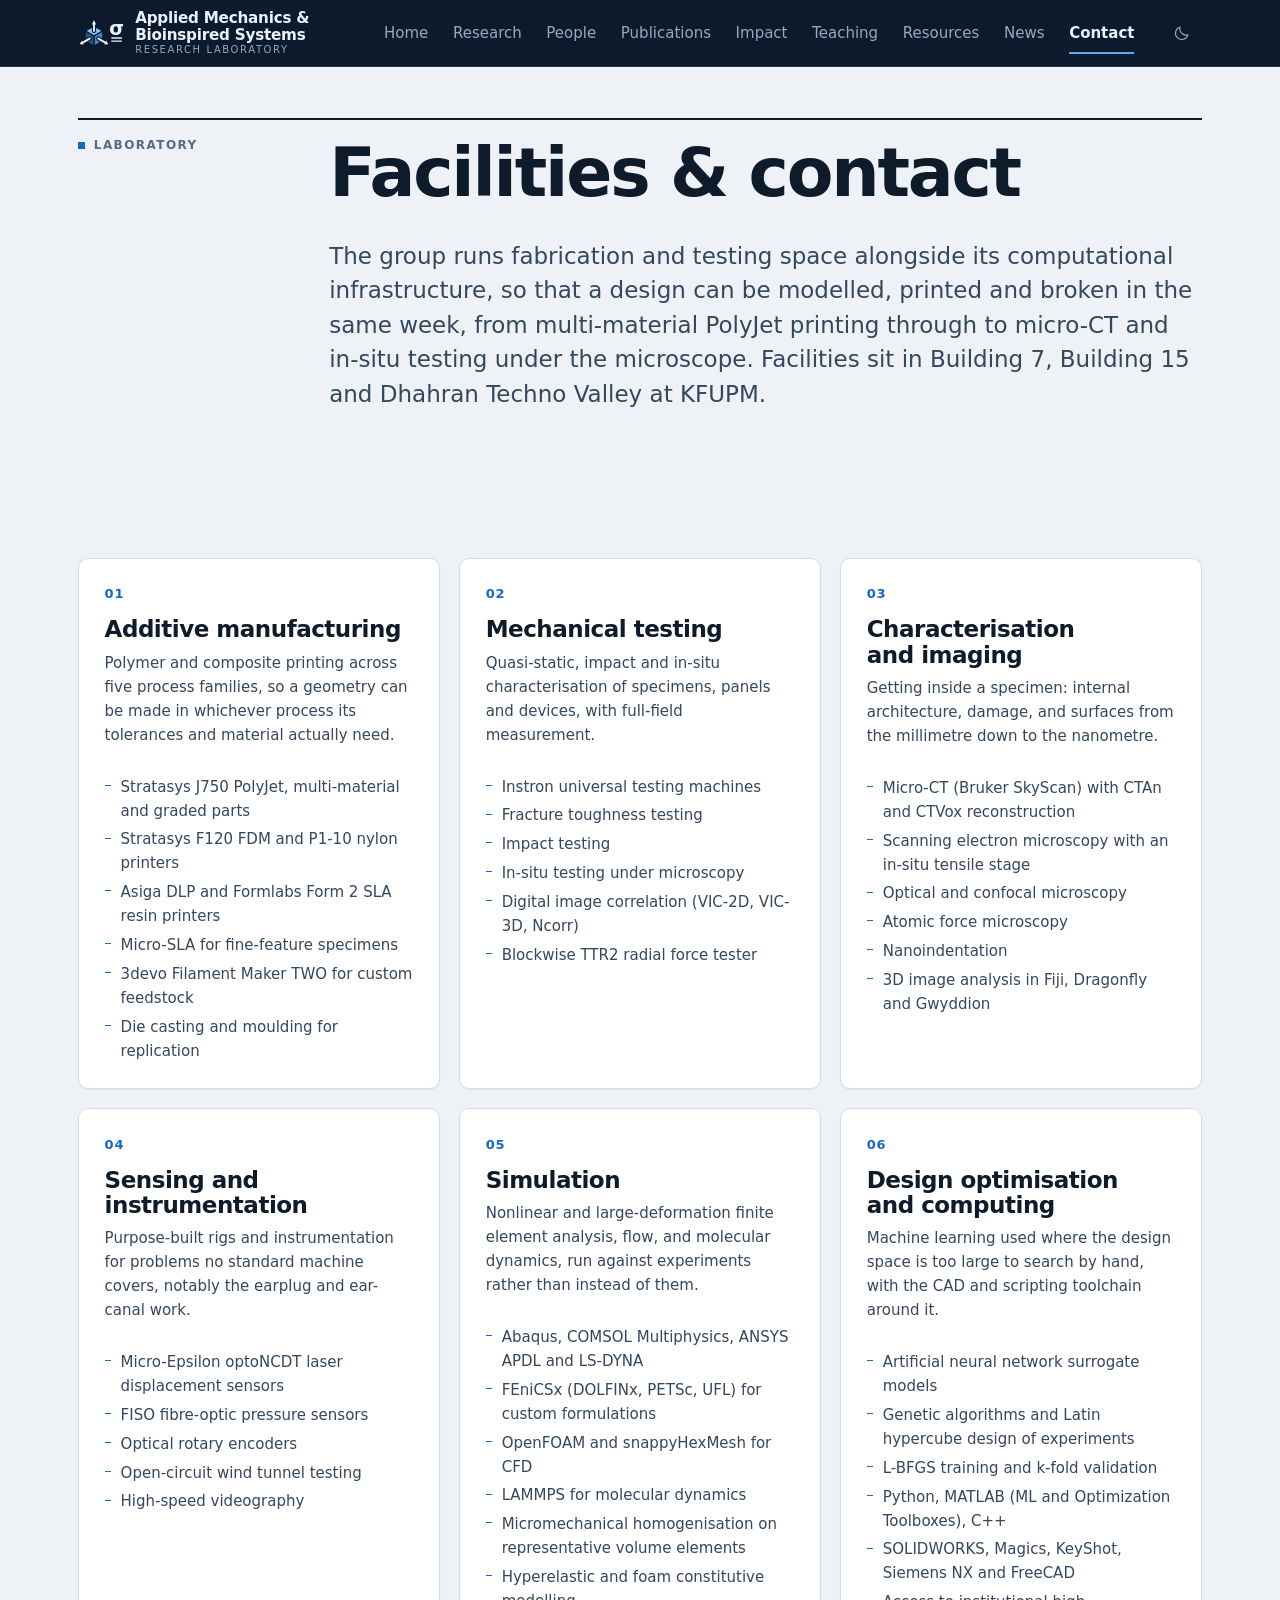
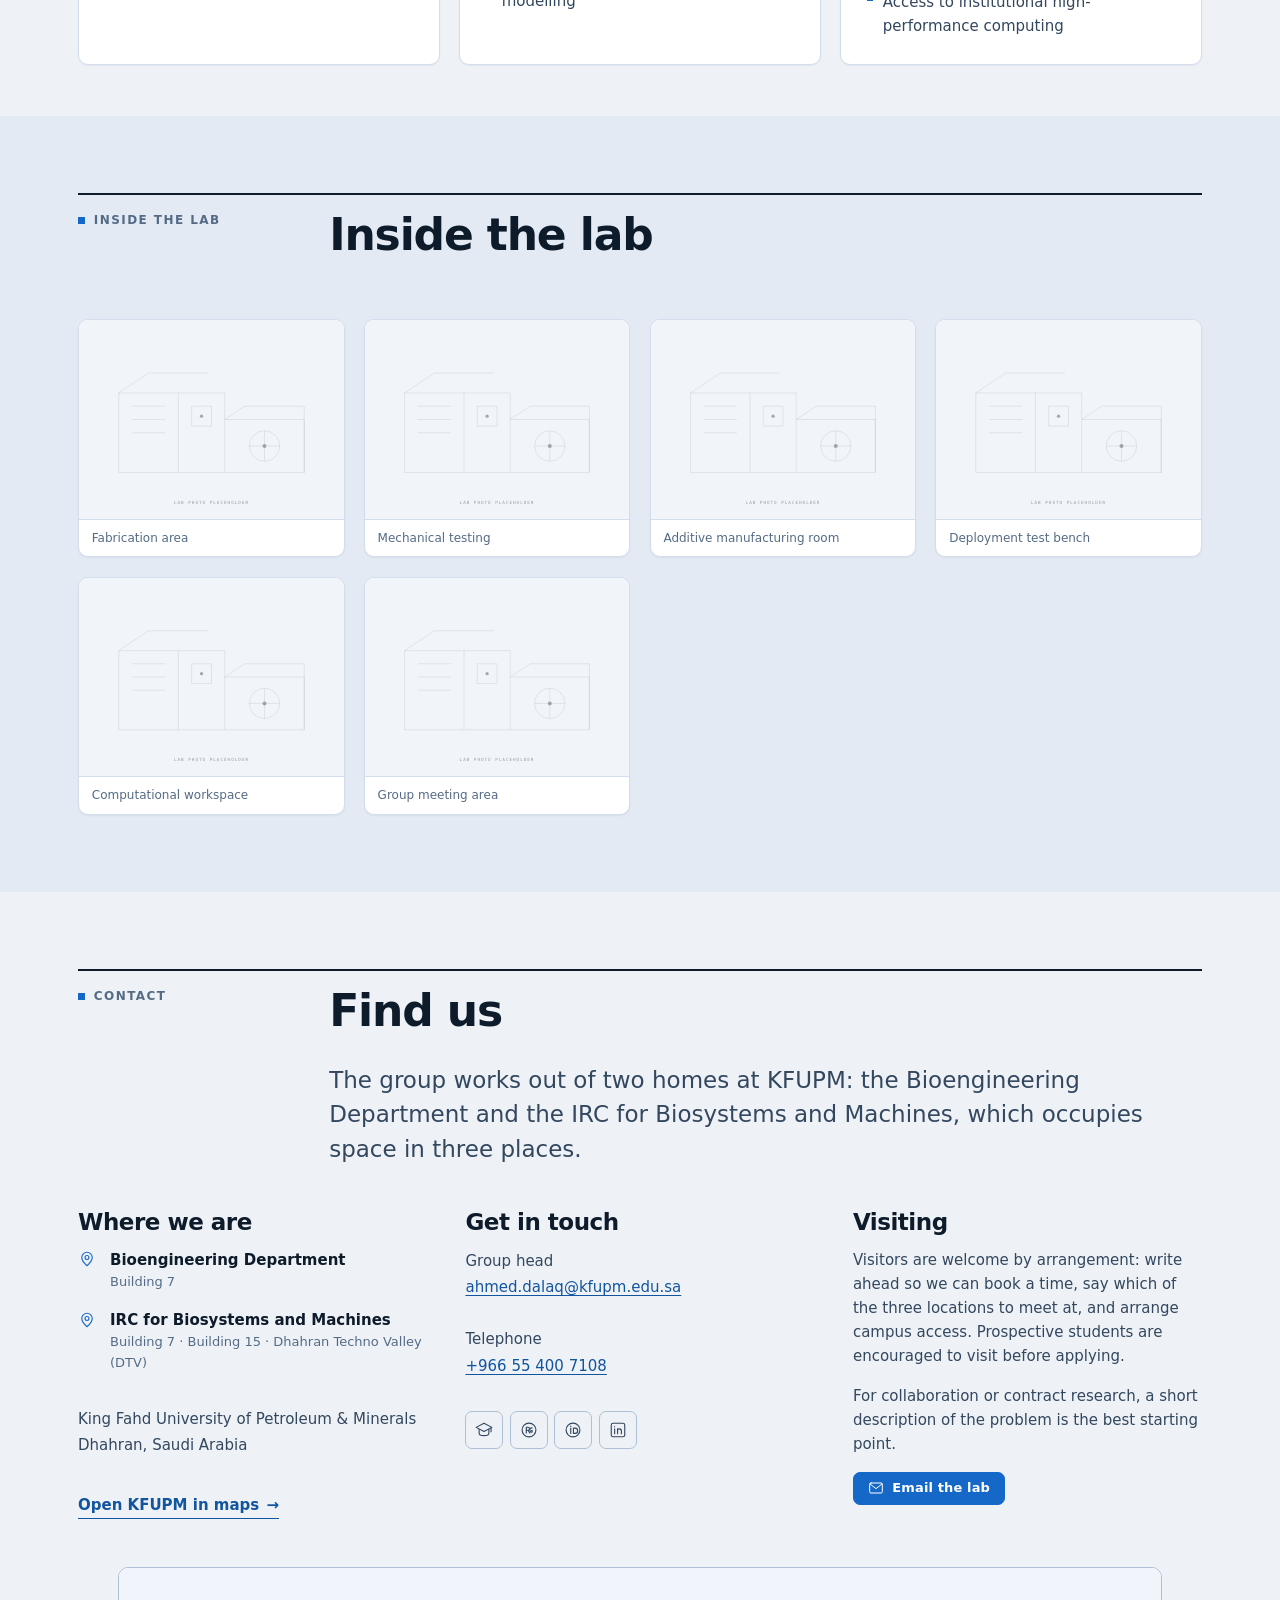
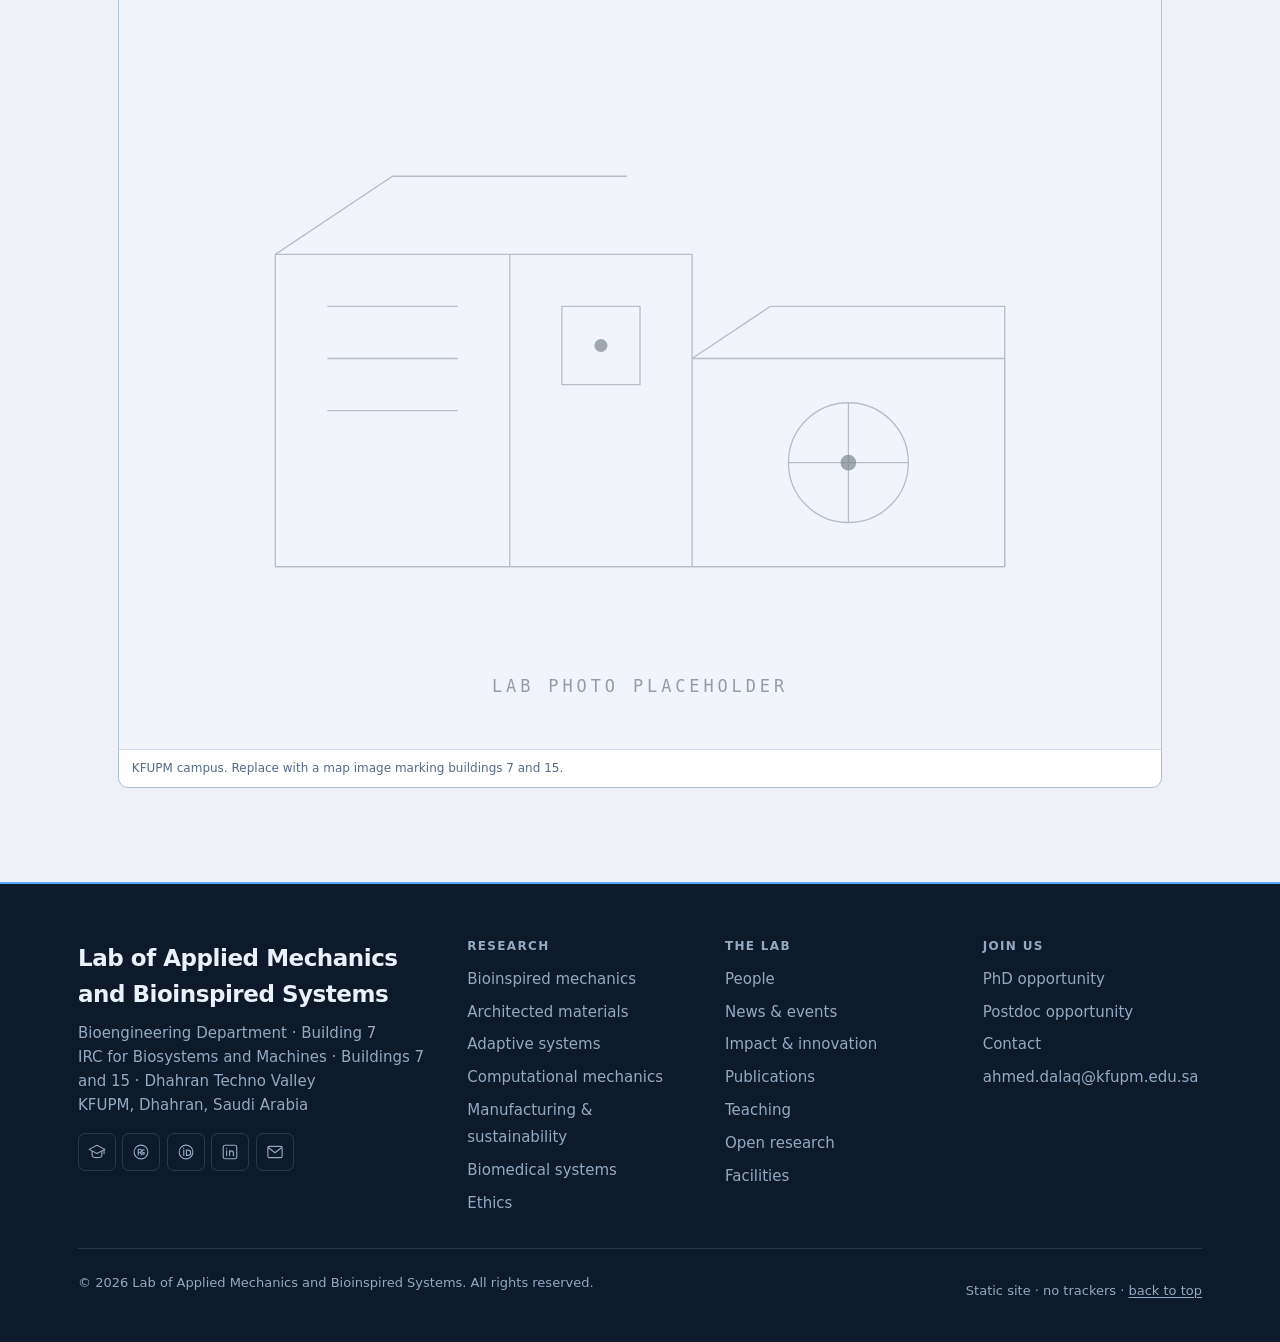
<file: lab.html>
<!DOCTYPE html>
<html lang="en" class="no-js">
<head>
<meta charset="utf-8">
<meta name="viewport" content="width=device-width, initial-scale=1">
<title>Laboratory and contact - Lab of Applied Mechanics and Bioinspired Systems</title>
<meta name="description" content="Fabrication, mechanical testing, additive manufacturing and computational facilities, plus how to find and contact the group.">
<meta name="author" content="Lab of Applied Mechanics and Bioinspired Systems">
<meta name="color-scheme" content="light dark">

<!-- REPLACE: set your published address, e.g. https://your-user.github.io/lab-website/ -->
<meta property="og:type" content="website">
<meta property="og:title" content="Laboratory and contact - Lab of Applied Mechanics and Bioinspired Systems">
<meta property="og:description" content="Fabrication, mechanical testing, additive manufacturing and computational facilities, plus how to find and contact the group.">
<!-- REPLACE: add a 1200x630 png at assets/images/social-card.png and uncomment
<meta property="og:image" content="assets/images/social-card.png">
-->

<link rel="icon" href="assets/icons/favicon.svg" type="image/svg+xml">
<link rel="stylesheet" href="css/style.css">

<script>
  /* Applies the stored theme before first paint so the page never flashes. */
  (function () {
    try {
      var stored = localStorage.getItem('lambs-theme');
      if (stored) document.documentElement.setAttribute('data-theme', stored);
    } catch (e) { /* storage blocked: fall back to the system preference */ }
    document.documentElement.classList.remove('no-js');

    /* Only hide the scroll-reveal elements when this script is alive AND the
       browser can observe them. If either is false they simply stay visible,
       so a failed observer can never leave content invisible. */
    if ('IntersectionObserver' in window &&
        !window.matchMedia('(prefers-reduced-motion: reduce)').matches) {
      document.documentElement.classList.add('js-reveal');
    }
  })();
</script>
</head>
<body>

<a class="skip-link" href="#main">Skip to main content</a>

<!-- ==========================================================================
     ICON SPRITE: every icon used on the site, defined once, inlined so the
     pages also work when opened directly from disk (file://).
     ========================================================================== -->
<svg class="visually-hidden" aria-hidden="true" focusable="false" xmlns="http://www.w3.org/2000/svg">
  <symbol id="i-menu" viewBox="0 0 24 24"><path d="M3 6h18M3 12h18M3 18h18"/></symbol>
  <symbol id="i-close" viewBox="0 0 24 24"><path d="M5 5l14 14M19 5L5 19"/></symbol>
  <symbol id="i-sun" viewBox="0 0 24 24"><circle cx="12" cy="12" r="4.2"/><path d="M12 2.5v2.2M12 19.3v2.2M2.5 12h2.2M19.3 12h2.2M5.2 5.2l1.6 1.6M17.2 17.2l1.6 1.6M18.8 5.2l-1.6 1.6M6.8 17.2l-1.6 1.6"/></symbol>
  <symbol id="i-moon" viewBox="0 0 24 24"><path d="M20 14.5A8.5 8.5 0 0 1 9.5 4a8.5 8.5 0 1 0 10.5 10.5z"/></symbol>
  <symbol id="i-plus" viewBox="0 0 24 24"><path d="M12 5v14M5 12h14"/></symbol>
  <symbol id="i-mail" viewBox="0 0 24 24"><rect x="2.5" y="4.5" width="19" height="15" rx="2"/><path d="M3 6l9 7 9-7"/></symbol>
  <symbol id="i-scholar" viewBox="0 0 24 24"><path d="M12 3L1.5 8.5 12 14l10.5-5.5L12 3z"/><path d="M5.5 11v5.2c0 2 3.3 3.3 6.5 3.3s6.5-1.3 6.5-3.3V11"/><path d="M21.4 9.2v5"/></symbol>
  <symbol id="i-orcid" viewBox="0 0 24 24"><circle cx="12" cy="12" r="9.2"/><path d="M9 9.5v7"/><circle cx="9" cy="7" r="0.9" fill="currentColor" stroke="none"/><path d="M12.6 16.5v-7h2.1a3.5 3.5 0 0 1 0 7h-2.1z"/></symbol>
  <symbol id="i-rg" viewBox="0 0 24 24"><circle cx="12" cy="12" r="9.2"/><path d="M8.4 16V8.4h2.3a2 2 0 0 1 0 4H8.4M10.7 12.4L13 16"/><path d="M16.2 9.4a2 2 0 0 0-2.9 1.7v1.8a2 2 0 0 0 2.9 1.7v-2h-1"/></symbol>
  <symbol id="i-linkedin" viewBox="0 0 24 24"><rect x="3" y="3" width="18" height="18" rx="2.5"/><path d="M7.5 10.5V17M7.5 7.4v.1M11.4 17v-6.5M11.4 13.2c0-1.6 1-2.7 2.5-2.7s2.6 1 2.6 2.9V17"/></symbol>
  <symbol id="i-github" viewBox="0 0 24 24"><path fill="currentColor" stroke="none" d="M12 .5C5.73.5.5 5.73.5 12c0 5.08 3.29 9.39 7.86 10.91.58.11.79-.25.79-.56 0-.28-.01-1.02-.02-2-3.2.7-3.88-1.54-3.88-1.54-.52-1.33-1.28-1.69-1.28-1.69-1.05-.72.08-.7.08-.7 1.16.08 1.77 1.19 1.77 1.19 1.03 1.77 2.7 1.26 3.36.96.1-.75.4-1.26.73-1.55-2.55-.29-5.24-1.28-5.24-5.69 0-1.26.45-2.29 1.19-3.1-.12-.29-.52-1.46.11-3.05 0 0 .97-.31 3.18 1.18a11.1 11.1 0 0 1 5.8 0c2.2-1.49 3.17-1.18 3.17-1.18.63 1.59.23 2.76.12 3.05.74.81 1.19 1.84 1.19 3.1 0 4.42-2.7 5.39-5.26 5.68.41.36.78 1.06.78 2.14 0 1.55-.01 2.8-.01 3.18 0 .31.21.68.8.56A11.51 11.51 0 0 0 23.5 12C23.5 5.73 18.27.5 12 .5z"/></symbol>
  <symbol id="i-file" viewBox="0 0 24 24"><path d="M14 3H7a2 2 0 0 0-2 2v14a2 2 0 0 0 2 2h10a2 2 0 0 0 2-2V8z"/><path d="M14 3v5h5M9 13h6M9 17h4"/></symbol>
  <symbol id="i-code" viewBox="0 0 24 24"><path d="M9 7l-5 5 5 5M15 7l5 5-5 5"/></symbol>
  <symbol id="i-book" viewBox="0 0 24 24"><path d="M4 4.5A1.5 1.5 0 0 1 5.5 3H19v18H5.5A1.5 1.5 0 0 1 4 19.5z"/><path d="M8 3v18M19 17H5.5"/></symbol>
  <symbol id="i-data" viewBox="0 0 24 24"><ellipse cx="12" cy="6" rx="8" ry="3"/><path d="M4 6v12c0 1.7 3.6 3 8 3s8-1.3 8-3V6M4 12c0 1.7 3.6 3 8 3s8-1.3 8-3"/></symbol>
  <symbol id="i-pin" viewBox="0 0 24 24"><path d="M12 21s7-6.3 7-11a7 7 0 1 0-14 0c0 4.7 7 11 7 11z"/><circle cx="12" cy="10" r="2.6"/></symbol>
  <symbol id="i-external" viewBox="0 0 24 24"><path d="M14 4h6v6M20 4l-9 9"/><path d="M18 14v5a1.8 1.8 0 0 1-1.8 1.8H5A1.8 1.8 0 0 1 3.2 19V7.8A1.8 1.8 0 0 1 5 6h5"/></symbol>
</svg>

<!-- ==========================================================================
     HEADER / NAVIGATION
     The same markup appears on every page. If you add a page, add a <li> here
     and copy it into the other HTML files.
     ========================================================================== -->
<header class="site-header">
  <div class="container">
    <nav class="nav" aria-label="Primary">

      <a class="brand" href="index.html">
        <!-- Lab mark: a cubic stress element with the second-order tensor
             symbol. Same geometry as assets/icons/favicon.svg, scaled 1.62 and
             without the rounded plate, since the header band is already navy.
             Colours live in css/style.css under .brand__mark. -->
        <svg class="brand__mark" viewBox="0 0 46 32" aria-hidden="true">
          <g transform="translate(16 16) scale(1.62) translate(-16 -14.1)">
            <g class="bm-seam">
              <path class="bm-top" d="M16 16 L21.37 12.9 L16 9.8 L10.63 12.9 Z"/>
              <path class="bm-right" d="M16 16 L21.37 12.9 L21.37 19.1 L16 22.2 Z"/>
              <path class="bm-left" d="M16 16 L10.63 12.9 L10.63 19.1 L16 22.2 Z"/>
            </g>
            <g class="bm-halo">
              <path d="M16 12.9 V8.8"/>
              <polygon points="16,6.0 14.7,8.9 17.3,8.9"/>
              <path d="M18.685 17.55 L23.02 20.05"/>
              <polygon points="24.75,21.05 22.37,21.18 23.67,18.92"/>
              <g transform="translate(32 0) scale(-1 1)">
                <path d="M18.685 17.55 L23.02 20.05"/>
                <polygon points="24.75,21.05 22.37,21.18 23.67,18.92"/>
              </g>
            </g>
            <g class="bm-tr">
              <path d="M16 12.9 V8.8"/>
              <polygon points="16,6.0 14.7,8.9 17.3,8.9"/>
              <path d="M18.685 17.55 L23.02 20.05"/>
              <polygon points="24.75,21.05 22.37,21.18 23.67,18.92"/>
              <g transform="translate(32 0) scale(-1 1)">
                <path d="M18.685 17.55 L23.02 20.05"/>
                <polygon points="24.75,21.05 22.37,21.18 23.67,18.92"/>
              </g>
            </g>
          </g>
          <text class="bm-sym" x="38.6" y="17.6" text-anchor="middle">&#963;</text>
          <path class="bm-bar" d="M33.8 21 H43.4 M33.8 24.2 H43.4"/>
        </svg>
        <span class="brand__text">
          <span class="brand__name">Applied Mechanics &amp; Bioinspired Systems</span>
          <span class="brand__sub">Research Laboratory</span>
        </span>
      </a>

      <ul class="nav__list" id="primary-nav">
        <li><a class="nav__link" data-page="home" href="index.html">Home</a></li>
        <li><a class="nav__link" data-page="research" href="research.html">Research</a></li>
        <li><a class="nav__link" data-page="people" href="people.html">People</a></li>
        <li><a class="nav__link" data-page="publications" href="publications.html">Publications</a></li>
        <li><a class="nav__link" data-page="impact" href="impact.html">Impact</a></li>
        <li><a class="nav__link" data-page="teaching" href="teaching.html">Teaching</a></li>
        <li><a class="nav__link" data-page="resources" href="resources.html">Resources</a></li>
        <li><a class="nav__link" data-page="news" href="news.html">News</a></li>
        <li><a class="nav__link" data-page="lab" aria-current="page" href="lab.html">Contact</a></li>
      </ul>

      <div class="nav__tools">
        <button class="icon-btn theme-toggle" type="button" aria-label="Switch colour theme" aria-pressed="false">
          <svg class="icon icon-moon" aria-hidden="true"><use href="#i-moon"></use></svg>
          <svg class="icon icon-sun" aria-hidden="true"><use href="#i-sun"></use></svg>
        </button>
        <button class="icon-btn nav__toggle" type="button" aria-expanded="false"
                aria-controls="primary-nav" aria-label="Open navigation menu">
          <svg class="icon icon-menu" aria-hidden="true"><use href="#i-menu"></use></svg>
          <svg class="icon icon-close" aria-hidden="true"><use href="#i-close"></use></svg>
        </button>
      </div>

    </nav>
  </div>
</header>

<main id="main">

<section class="section section--tight">
  <div class="container">
    <div class="section__head">
      <p class="eyebrow">Laboratory</p>
      <h1>Facilities &amp; contact</h1>
      <p class="lead">
        The group runs fabrication and testing space alongside its computational infrastructure,
        so that a design can be modelled, printed and broken in the same week, from multi-material
        PolyJet printing through to micro-CT and in-situ testing under the microscope. Facilities sit
        in Building 7, Building 15 and Dhahran Techno Valley at KFUPM.
      </p>
    </div>
  </div>
</section>

<!-- ==========================================================================
     FACILITIES
     REPLACE: these are the instruments and codes the group works with, taken from the CV.
     Confirm which are in-house at KFUPM and which are accessed through shared facilities.
     ========================================================================== -->
<section class="section section--tight" aria-labelledby="facilities-title">
  <div class="container">
    <h2 class="visually-hidden" id="facilities-title">Facilities</h2>

    <div class="grid grid--2">
      <article class="card facility">
        <p class="card__index">01</p>
        <h3 class="card__title">Additive manufacturing</h3>
        <p class="card__text">
          Polymer and composite printing across five process families, so a geometry can be made in
          whichever process its tolerances and material actually need.
        </p>
        <ul class="facility__list">
          <li>Stratasys J750 PolyJet, multi-material and graded parts</li>
          <li>Stratasys F120 FDM and P1-10 nylon printers</li>
          <li>Asiga DLP and Formlabs Form 2 SLA resin printers</li>
          <li>Micro-SLA for fine-feature specimens</li>
          <li>3devo Filament Maker TWO for custom feedstock</li>
          <li>Die casting and moulding for replication</li>
        </ul>
      </article>

      <article class="card facility">
        <p class="card__index">02</p>
        <h3 class="card__title">Mechanical testing</h3>
        <p class="card__text">
          Quasi-static, impact and in-situ characterisation of specimens, panels and devices, with
          full-field measurement.
        </p>
        <ul class="facility__list">
          <li>Instron universal testing machines</li>
          <li>Fracture toughness testing</li>
          <li>Impact testing</li>
          <li>In-situ testing under microscopy</li>
          <li>Digital image correlation (VIC-2D, VIC-3D, Ncorr)</li>
          <li>Blockwise TTR2 radial force tester</li>
        </ul>
      </article>

      <article class="card facility">
        <p class="card__index">03</p>
        <h3 class="card__title">Characterisation and imaging</h3>
        <p class="card__text">
          Getting inside a specimen: internal architecture, damage, and surfaces from the millimetre
          down to the nanometre.
        </p>
        <ul class="facility__list">
          <li>Micro-CT (Bruker SkyScan) with CTAn and CTVox reconstruction</li>
          <li>Scanning electron microscopy with an in-situ tensile stage</li>
          <li>Optical and confocal microscopy</li>
          <li>Atomic force microscopy</li>
          <li>Nanoindentation</li>
          <li>3D image analysis in Fiji, Dragonfly and Gwyddion</li>
        </ul>
      </article>

      <article class="card facility">
        <p class="card__index">04</p>
        <h3 class="card__title">Sensing and instrumentation</h3>
        <p class="card__text">
          Purpose-built rigs and instrumentation for problems no standard machine covers, notably
          the earplug and ear-canal work.
        </p>
        <ul class="facility__list">
          <li>Micro-Epsilon optoNCDT laser displacement sensors</li>
          <li>FISO fibre-optic pressure sensors</li>
          <li>Optical rotary encoders</li>
          <li>Open-circuit wind tunnel testing</li>
          <li>High-speed videography</li>
        </ul>
      </article>

      <article class="card facility">
        <p class="card__index">05</p>
        <h3 class="card__title">Simulation</h3>
        <p class="card__text">
          Nonlinear and large-deformation finite element analysis, flow, and molecular dynamics,
          run against experiments rather than instead of them.
        </p>
        <ul class="facility__list">
          <li>Abaqus, COMSOL Multiphysics, ANSYS APDL and LS-DYNA</li>
          <li>FEniCSx (DOLFINx, PETSc, UFL) for custom formulations</li>
          <li>OpenFOAM and snappyHexMesh for CFD</li>
          <li>LAMMPS for molecular dynamics</li>
          <li>Micromechanical homogenisation on representative volume elements</li>
          <li>Hyperelastic and foam constitutive modelling</li>
        </ul>
      </article>

      <article class="card facility">
        <p class="card__index">06</p>
        <h3 class="card__title">Design optimisation and computing</h3>
        <p class="card__text">
          Machine learning used where the design space is too large to search by hand, with the
          CAD and scripting toolchain around it.
        </p>
        <ul class="facility__list">
          <li>Artificial neural network surrogate models</li>
          <li>Genetic algorithms and Latin hypercube design of experiments</li>
          <li>L-BFGS training and k-fold validation</li>
          <li>Python, MATLAB (ML and Optimization Toolboxes), C++</li>
          <li>SOLIDWORKS, Magics, KeyShot, Siemens NX and FreeCAD</li>
          <li>Access to institutional high-performance computing</li>
        </ul>
      </article>
    </div>
  </div>
</section>

<!-- ==========================================================================
     GALLERY
     REPLACE: photographs of the laboratory and equipment.
     ========================================================================== -->
<section class="section section--alt" aria-labelledby="gallery-title">
  <div class="container">
    <div class="section__head">
      <p class="eyebrow">Inside the lab</p>
      <h2 id="gallery-title">Inside the lab</h2>
    </div>

    <div class="gallery">
      <figure>
        <img src="assets/images/placeholder-lab.svg" alt="Placeholder photograph of the fabrication area" width="800" height="600" loading="lazy">
        <figcaption>Fabrication area <!-- REPLACE: caption --></figcaption>
      </figure>
      <figure>
        <img src="assets/images/placeholder-lab.svg" alt="Placeholder photograph of the mechanical testing area" width="800" height="600" loading="lazy">
        <figcaption>Mechanical testing</figcaption>
      </figure>
      <figure>
        <img src="assets/images/placeholder-lab.svg" alt="Placeholder photograph of the printing room" width="800" height="600" loading="lazy">
        <figcaption>Additive manufacturing room</figcaption>
      </figure>
      <figure>
        <img src="assets/images/placeholder-lab.svg" alt="Placeholder photograph of a custom test rig" width="800" height="600" loading="lazy">
        <figcaption>Deployment test bench</figcaption>
      </figure>
      <figure>
        <img src="assets/images/placeholder-lab.svg" alt="Placeholder photograph of the computational workspace" width="800" height="600" loading="lazy">
        <figcaption>Computational workspace</figcaption>
      </figure>
      <figure>
        <img src="assets/images/placeholder-lab.svg" alt="Placeholder photograph of the group meeting area" width="800" height="600" loading="lazy">
        <figcaption>Group meeting area</figcaption>
      </figure>
    </div>
  </div>
</section>

<!-- ==========================================================================
     CONTACT
     Two locations: the department and the research centre, which is spread
     across three places on and beside campus.
     REPLACE: room numbers, if you want them shown.
     ========================================================================== -->
<section class="section" id="contact" aria-labelledby="contact-title">
  <div class="container">
    <div class="section__head">
      <p class="eyebrow">Contact</p>
      <h2 id="contact-title">Find us</h2>
      <p class="lead">
        The group works out of two homes at KFUPM: the Bioengineering Department and the IRC for
        Biosystems and Machines, which occupies space in three places.
      </p>
    </div>

    <div class="contact-grid">
      <div class="contact-block">
        <h3>Where we are</h3>

        <ul class="locations">
          <li>
            <svg class="icon" aria-hidden="true"><use href="#i-pin"></use></svg>
            <div>
              <b>Bioengineering Department</b>
              <span>Building 7</span>
            </div>
          </li>
          <li>
            <svg class="icon" aria-hidden="true"><use href="#i-pin"></use></svg>
            <div>
              <b>IRC for Biosystems and Machines</b>
              <span>Building 7 &middot; Building 15 &middot; Dhahran Techno Valley (DTV)</span>
            </div>
          </li>
        </ul>

        <address class="mt-6">
          King Fahd University of Petroleum &amp; Minerals<br>
          Dhahran, Saudi Arabia
        </address>

        <p class="mt-6">
          <a class="link-arrow" href="https://www.google.com/maps/search/?api=1&amp;query=King+Fahd+University+of+Petroleum+and+Minerals+Dhahran" target="_blank" rel="noopener">Open KFUPM in maps</a>
        </p>
      </div>

      <div class="contact-block">
        <h3>Get in touch</h3>
        <address>
          Group head<br>
          <a href="mailto:ahmed.dalaq@kfupm.edu.sa">ahmed.dalaq@kfupm.edu.sa</a><br><br>
          Telephone<br>
          <a href="tel:+966554007108">+966 55 400 7108</a>
        </address>
        <ul class="social mt-6">
          <li><a href="https://scholar.google.com/citations?user=P7IoxboAAAAJ" target="_blank" rel="noopener" aria-label="Google Scholar profile"><svg class="icon" aria-hidden="true"><use href="#i-scholar"></use></svg></a></li>
          <li><a href="https://www.researchgate.net/profile/Ahmed-Dalaq" target="_blank" rel="noopener" aria-label="ResearchGate profile"><svg class="icon" aria-hidden="true"><use href="#i-rg"></use></svg></a></li>
          <li><a href="https://orcid.org/0000-0002-3070-4215" target="_blank" rel="noopener" aria-label="ORCID record"><svg class="icon" aria-hidden="true"><use href="#i-orcid"></use></svg></a></li>
          <li><a href="https://www.linkedin.com/in/ahmeddalaq" target="_blank" rel="noopener" aria-label="LinkedIn profile"><svg class="icon" aria-hidden="true"><use href="#i-linkedin"></use></svg></a></li>
        </ul>
      </div>

      <div class="contact-block">
        <h3>Visiting</h3>
        <p class="card__text">
          Visitors are welcome by arrangement: write ahead so we can book a time, say which of the
          three locations to meet at, and arrange campus access. Prospective students are encouraged
          to visit before applying.
        </p>
        <p class="card__text">
          For collaboration or contract research, a short description of the problem is the best
          starting point.
        </p>
        <p><a class="btn btn--primary btn--sm" href="mailto:ahmed.dalaq@kfupm.edu.sa">
          <svg class="icon" aria-hidden="true"><use href="#i-mail"></use></svg> Email the lab
        </a></p>
      </div>
    </div>

    <!-- REPLACE: swap for a campus map image if you want one. A static image
         linking out to the map service keeps the page tracker-free. -->
    <div class="mt-7">
      <figure class="acc-figure">
        <img src="assets/images/placeholder-lab.svg" alt="Placeholder map of the KFUPM campus" width="800" height="600" loading="lazy">
        <figcaption>KFUPM campus. Replace with a map image marking buildings 7 and 15.</figcaption>
      </figure>
    </div>
  </div>
</section>
</main>

<!-- ==========================================================================
     FOOTER: identical on every page.
     Institution, address and profile URLs are set. Only the GitHub URL is still a placeholder.
     ========================================================================== -->
<footer class="site-footer">
  <div class="container">
    <div class="footer__grid">

      <div>
        <p class="footer__name">Lab of Applied Mechanics and Bioinspired Systems</p>
        <p class="footer__meta">

          Bioengineering Department &middot; Building 7<br>
          IRC for Biosystems and Machines &middot; Buildings 7 and 15 &middot; Dhahran Techno Valley<br>
          KFUPM, Dhahran, Saudi Arabia
        </p>
        <ul class="social">
          <li><a href="https://scholar.google.com/citations?user=P7IoxboAAAAJ" target="_blank" rel="noopener" aria-label="Google Scholar profile"><svg class="icon" aria-hidden="true"><use href="#i-scholar"></use></svg></a></li>
          <li><a href="https://www.researchgate.net/profile/Ahmed-Dalaq" target="_blank" rel="noopener" aria-label="ResearchGate profile"><svg class="icon" aria-hidden="true"><use href="#i-rg"></use></svg></a></li>
          <li><a href="https://orcid.org/0000-0002-3070-4215" target="_blank" rel="noopener" aria-label="ORCID record"><svg class="icon" aria-hidden="true"><use href="#i-orcid"></use></svg></a></li>
          <li><a href="https://www.linkedin.com/in/ahmeddalaq" target="_blank" rel="noopener" aria-label="LinkedIn profile"><svg class="icon" aria-hidden="true"><use href="#i-linkedin"></use></svg></a></li>
          <li><a href="mailto:ahmed.dalaq@kfupm.edu.sa" aria-label="Email the lab"><svg class="icon" aria-hidden="true"><use href="#i-mail"></use></svg></a></li>
        </ul>
      </div>

      <div class="footer__col">
        <h2>Research</h2>
        <ul>
          <li><a href="research.html#bioinspired-mechanics">Bioinspired mechanics</a></li>
          <li><a href="research.html#architected-materials">Architected materials</a></li>
          <li><a href="research.html#adaptive-systems">Adaptive systems</a></li>
          <li><a href="research.html#computational-mechanics">Computational mechanics</a></li>
          <li><a href="research.html#manufacturing-sustainability">Manufacturing &amp; sustainability</a></li>
          <li><a href="research.html#biomedical-systems">Biomedical systems</a></li>
          <li><a href="research.html#ethics">Ethics</a></li>
        </ul>
      </div>

      <div class="footer__col">
        <h2>The lab</h2>
        <ul>
          <li><a href="people.html">People</a></li>
          <li><a href="news.html">News &amp; events</a></li>
          <li><a href="impact.html">Impact &amp; innovation</a></li>
          <li><a href="publications.html">Publications</a></li>
          <li><a href="teaching.html">Teaching</a></li>
          <li><a href="resources.html">Open research</a></li>
          <li><a href="lab.html">Facilities</a></li>
        </ul>
      </div>

      <div class="footer__col">
        <h2>Join us</h2>
        <ul>
          <li><a href="people.html#phd">PhD opportunity</a></li>
          <li><a href="people.html#postdoc">Postdoc opportunity</a></li>
          <li><a href="lab.html#contact">Contact</a></li>
          <li><a href="mailto:ahmed.dalaq@kfupm.edu.sa">ahmed.dalaq@kfupm.edu.sa</a></li>
        </ul>
      </div>

    </div>

    <div class="footer__bottom">
      <p>&copy; <span data-year>2026</span> Lab of Applied Mechanics and Bioinspired Systems. All rights reserved.</p>
      <p>Static site &middot; no trackers &middot; <a href="#main">back to top</a></p>
    </div>
  </div>
</footer>

<script src="js/main.js"></script>

</body>
</html>
</file>
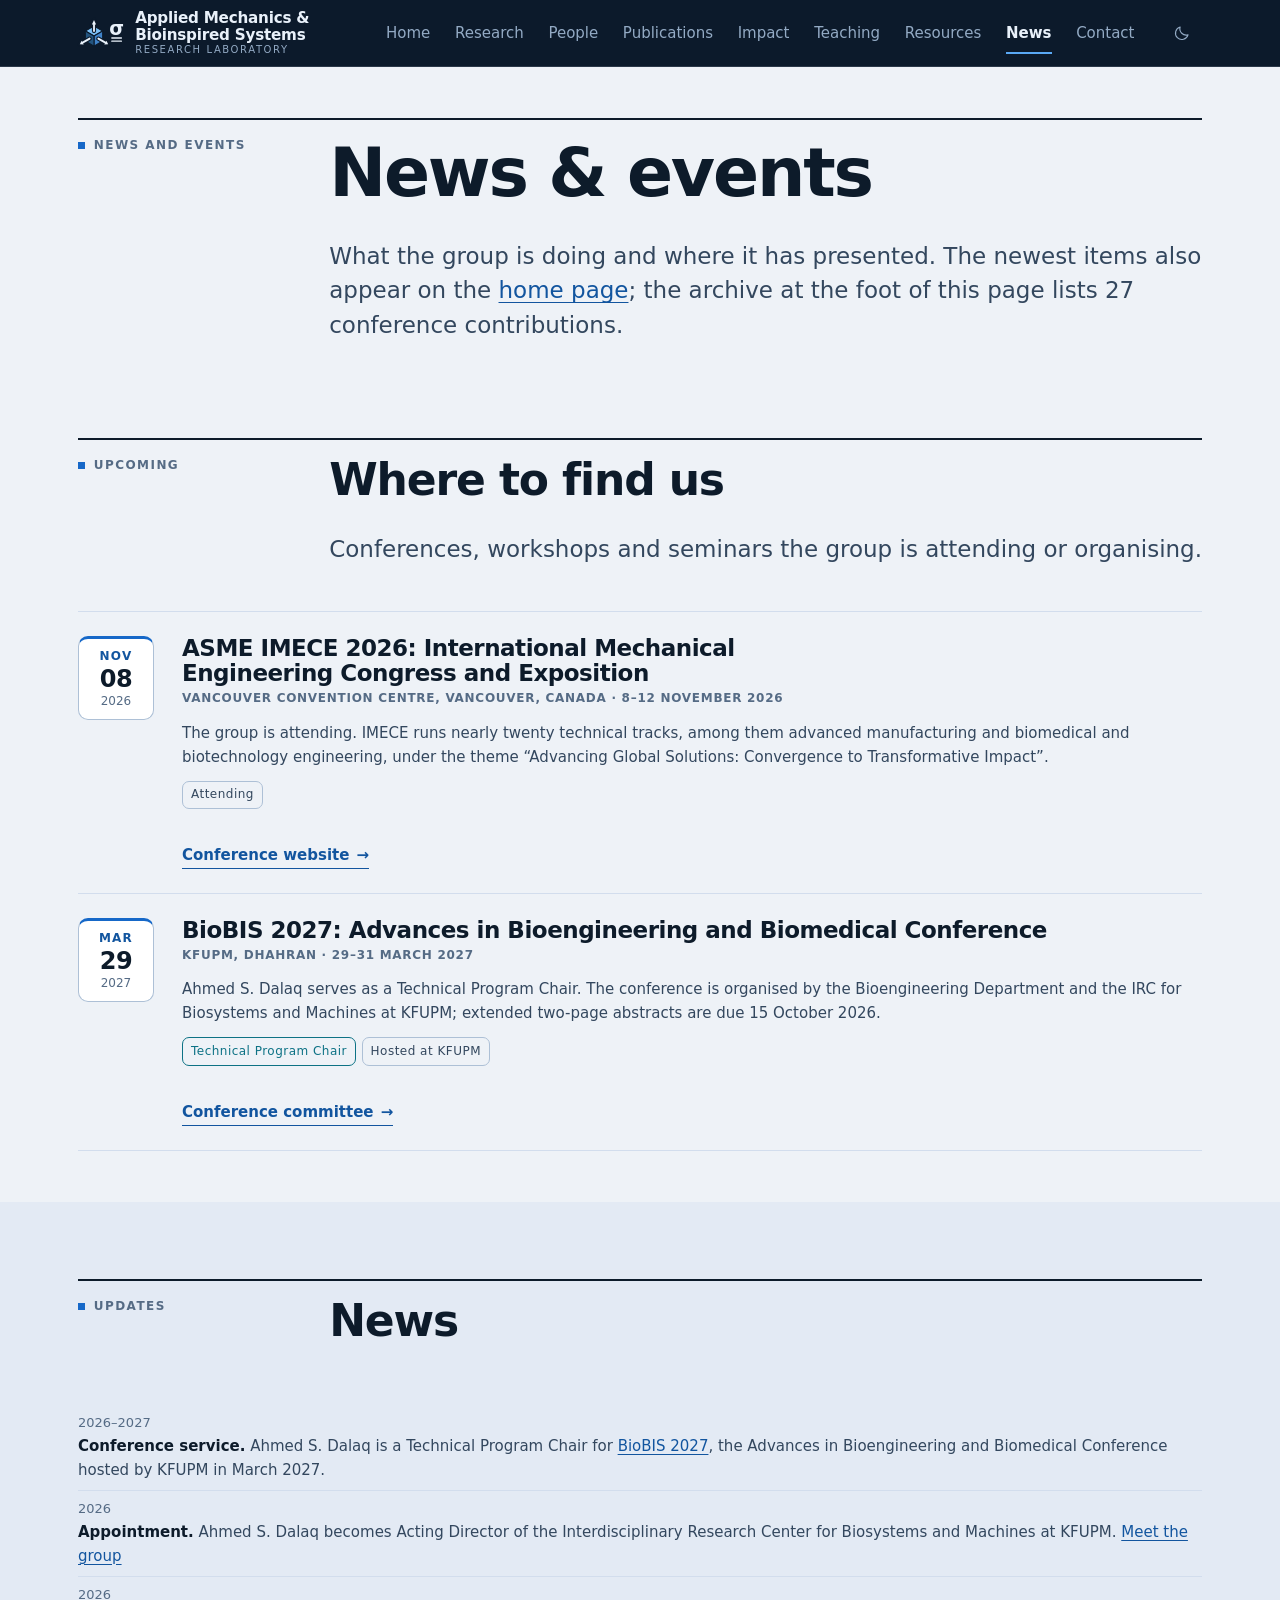
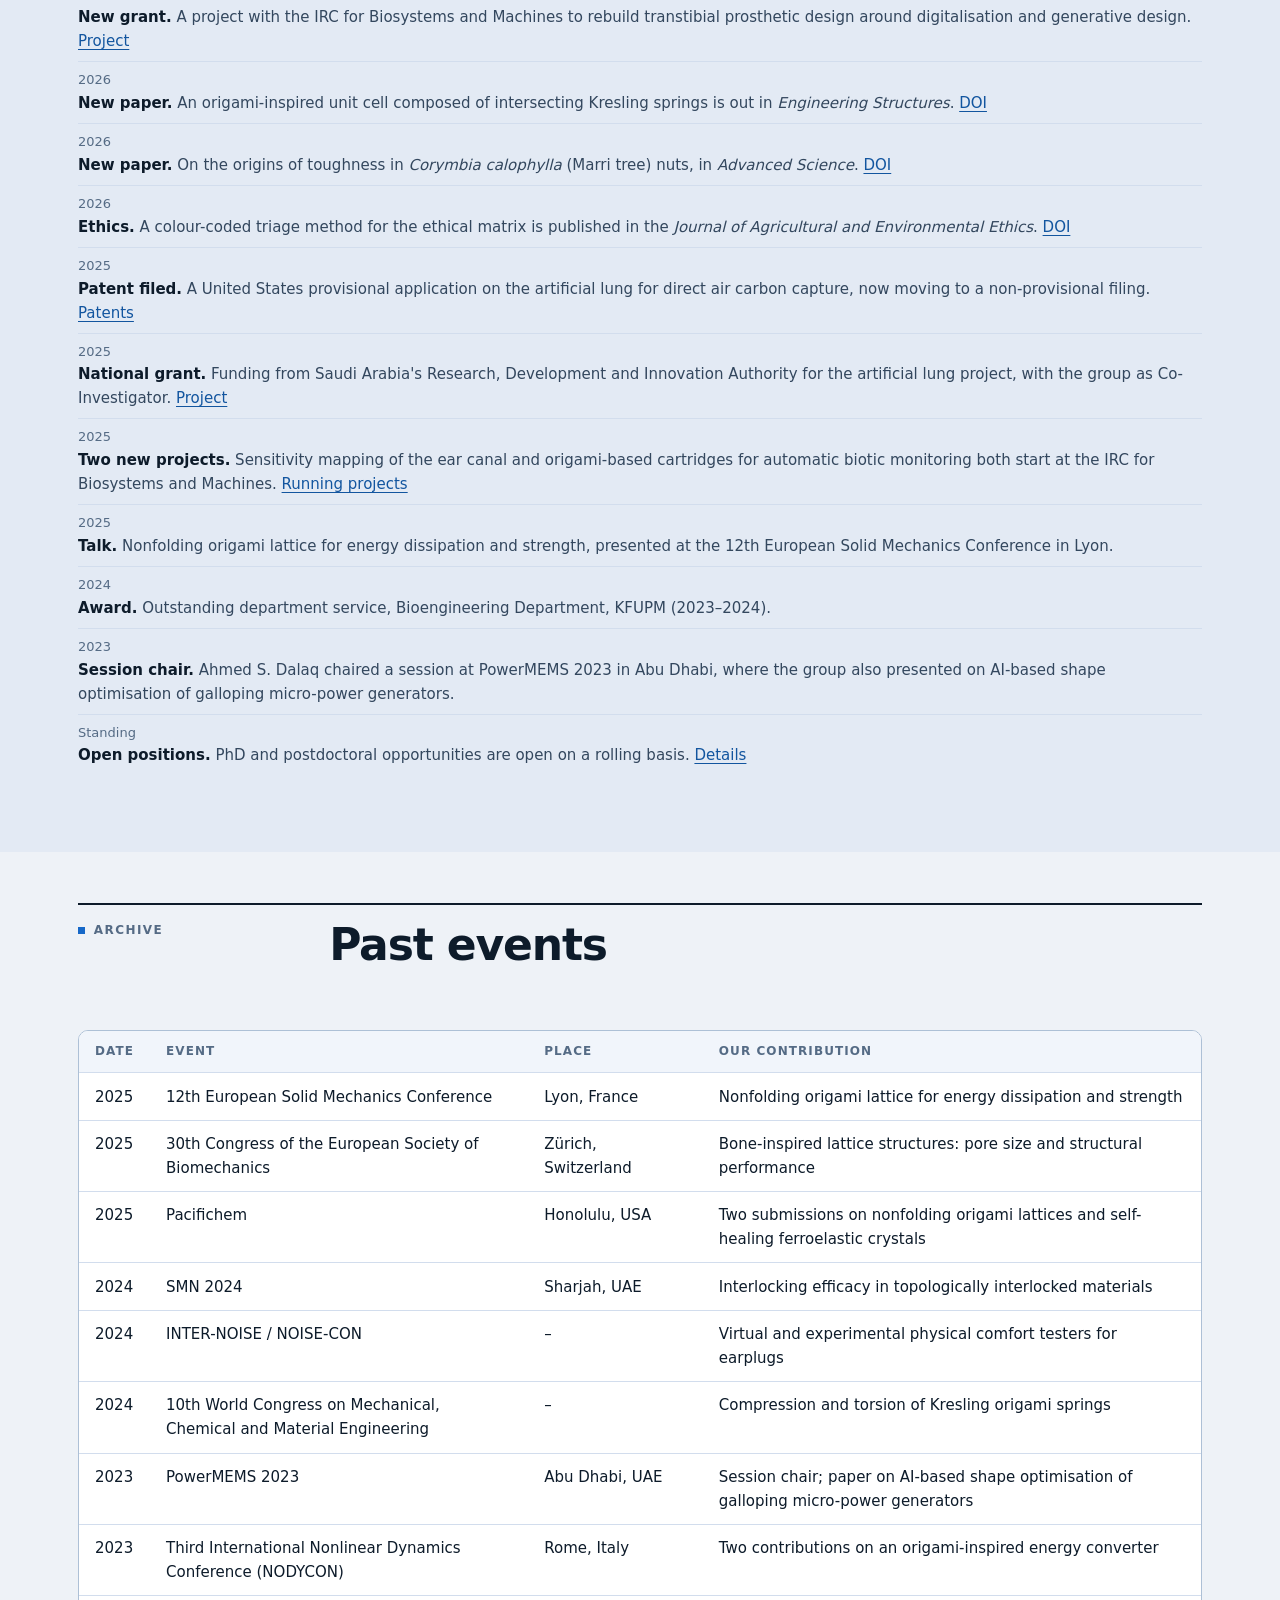
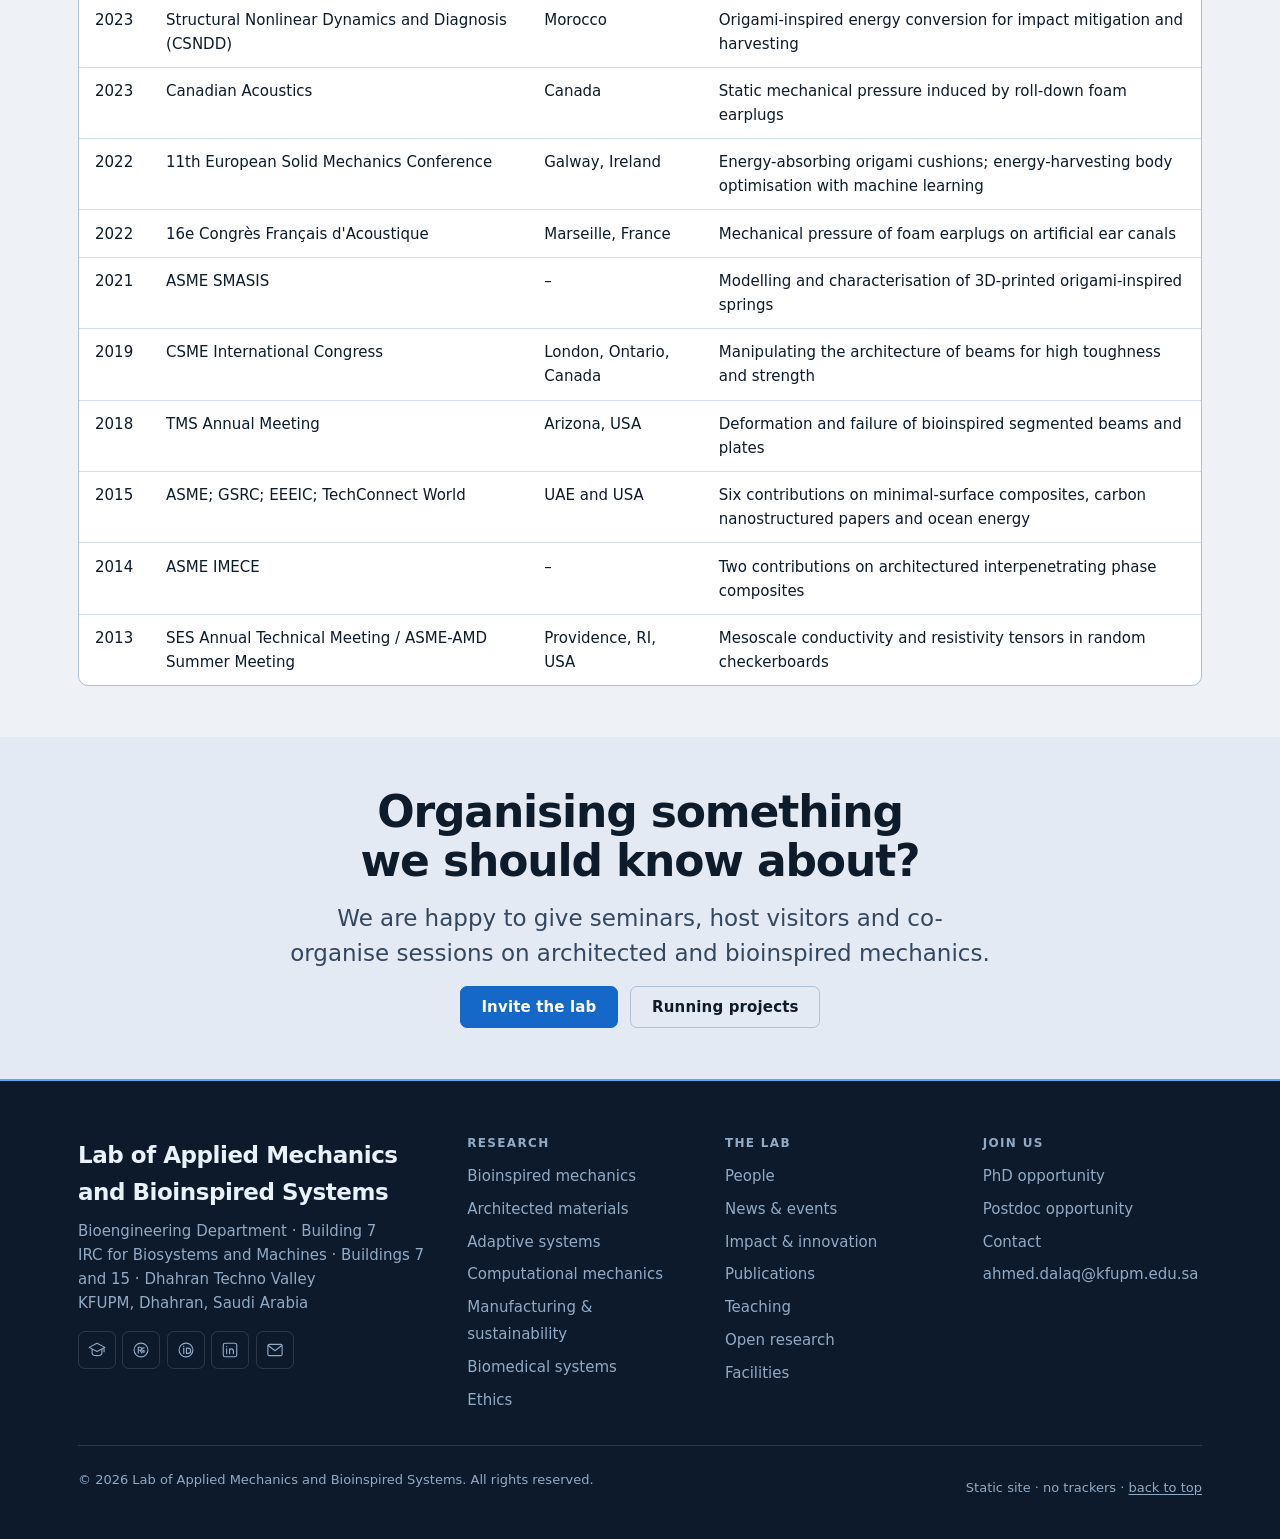
<file: news.html>
<!DOCTYPE html>
<html lang="en" class="no-js">
<head>
<meta charset="utf-8">
<meta name="viewport" content="width=device-width, initial-scale=1">
<title>News and events - Lab of Applied Mechanics and Bioinspired Systems</title>
<meta name="description" content="Conferences, workshops and seminars the group is attending or organising, recent news, and an archive of past events.">
<meta name="author" content="Lab of Applied Mechanics and Bioinspired Systems">
<meta name="color-scheme" content="light dark">

<!-- REPLACE: set your published address, e.g. https://your-user.github.io/lab-website/ -->
<meta property="og:type" content="website">
<meta property="og:title" content="News and events - Lab of Applied Mechanics and Bioinspired Systems">
<meta property="og:description" content="Conferences, workshops and seminars the group is attending or organising, recent news, and an archive of past events.">
<!-- REPLACE: add a 1200x630 png at assets/images/social-card.png and uncomment
<meta property="og:image" content="assets/images/social-card.png">
-->

<link rel="icon" href="assets/icons/favicon.svg" type="image/svg+xml">
<link rel="stylesheet" href="css/style.css">

<script>
  /* Applies the stored theme before first paint so the page never flashes. */
  (function () {
    try {
      var stored = localStorage.getItem('lambs-theme');
      if (stored) document.documentElement.setAttribute('data-theme', stored);
    } catch (e) { /* storage blocked: fall back to the system preference */ }
    document.documentElement.classList.remove('no-js');

    /* Only hide the scroll-reveal elements when this script is alive AND the
       browser can observe them. If either is false they simply stay visible,
       so a failed observer can never leave content invisible. */
    if ('IntersectionObserver' in window &&
        !window.matchMedia('(prefers-reduced-motion: reduce)').matches) {
      document.documentElement.classList.add('js-reveal');
    }
  })();
</script>
</head>
<body>

<a class="skip-link" href="#main">Skip to main content</a>

<!-- ==========================================================================
     ICON SPRITE: every icon used on the site, defined once, inlined so the
     pages also work when opened directly from disk (file://).
     ========================================================================== -->
<svg class="visually-hidden" aria-hidden="true" focusable="false" xmlns="http://www.w3.org/2000/svg">
  <symbol id="i-menu" viewBox="0 0 24 24"><path d="M3 6h18M3 12h18M3 18h18"/></symbol>
  <symbol id="i-close" viewBox="0 0 24 24"><path d="M5 5l14 14M19 5L5 19"/></symbol>
  <symbol id="i-sun" viewBox="0 0 24 24"><circle cx="12" cy="12" r="4.2"/><path d="M12 2.5v2.2M12 19.3v2.2M2.5 12h2.2M19.3 12h2.2M5.2 5.2l1.6 1.6M17.2 17.2l1.6 1.6M18.8 5.2l-1.6 1.6M6.8 17.2l-1.6 1.6"/></symbol>
  <symbol id="i-moon" viewBox="0 0 24 24"><path d="M20 14.5A8.5 8.5 0 0 1 9.5 4a8.5 8.5 0 1 0 10.5 10.5z"/></symbol>
  <symbol id="i-plus" viewBox="0 0 24 24"><path d="M12 5v14M5 12h14"/></symbol>
  <symbol id="i-mail" viewBox="0 0 24 24"><rect x="2.5" y="4.5" width="19" height="15" rx="2"/><path d="M3 6l9 7 9-7"/></symbol>
  <symbol id="i-scholar" viewBox="0 0 24 24"><path d="M12 3L1.5 8.5 12 14l10.5-5.5L12 3z"/><path d="M5.5 11v5.2c0 2 3.3 3.3 6.5 3.3s6.5-1.3 6.5-3.3V11"/><path d="M21.4 9.2v5"/></symbol>
  <symbol id="i-orcid" viewBox="0 0 24 24"><circle cx="12" cy="12" r="9.2"/><path d="M9 9.5v7"/><circle cx="9" cy="7" r="0.9" fill="currentColor" stroke="none"/><path d="M12.6 16.5v-7h2.1a3.5 3.5 0 0 1 0 7h-2.1z"/></symbol>
  <symbol id="i-rg" viewBox="0 0 24 24"><circle cx="12" cy="12" r="9.2"/><path d="M8.4 16V8.4h2.3a2 2 0 0 1 0 4H8.4M10.7 12.4L13 16"/><path d="M16.2 9.4a2 2 0 0 0-2.9 1.7v1.8a2 2 0 0 0 2.9 1.7v-2h-1"/></symbol>
  <symbol id="i-linkedin" viewBox="0 0 24 24"><rect x="3" y="3" width="18" height="18" rx="2.5"/><path d="M7.5 10.5V17M7.5 7.4v.1M11.4 17v-6.5M11.4 13.2c0-1.6 1-2.7 2.5-2.7s2.6 1 2.6 2.9V17"/></symbol>
  <symbol id="i-github" viewBox="0 0 24 24"><path fill="currentColor" stroke="none" d="M12 .5C5.73.5.5 5.73.5 12c0 5.08 3.29 9.39 7.86 10.91.58.11.79-.25.79-.56 0-.28-.01-1.02-.02-2-3.2.7-3.88-1.54-3.88-1.54-.52-1.33-1.28-1.69-1.28-1.69-1.05-.72.08-.7.08-.7 1.16.08 1.77 1.19 1.77 1.19 1.03 1.77 2.7 1.26 3.36.96.1-.75.4-1.26.73-1.55-2.55-.29-5.24-1.28-5.24-5.69 0-1.26.45-2.29 1.19-3.1-.12-.29-.52-1.46.11-3.05 0 0 .97-.31 3.18 1.18a11.1 11.1 0 0 1 5.8 0c2.2-1.49 3.17-1.18 3.17-1.18.63 1.59.23 2.76.12 3.05.74.81 1.19 1.84 1.19 3.1 0 4.42-2.7 5.39-5.26 5.68.41.36.78 1.06.78 2.14 0 1.55-.01 2.8-.01 3.18 0 .31.21.68.8.56A11.51 11.51 0 0 0 23.5 12C23.5 5.73 18.27.5 12 .5z"/></symbol>
  <symbol id="i-file" viewBox="0 0 24 24"><path d="M14 3H7a2 2 0 0 0-2 2v14a2 2 0 0 0 2 2h10a2 2 0 0 0 2-2V8z"/><path d="M14 3v5h5M9 13h6M9 17h4"/></symbol>
  <symbol id="i-code" viewBox="0 0 24 24"><path d="M9 7l-5 5 5 5M15 7l5 5-5 5"/></symbol>
  <symbol id="i-book" viewBox="0 0 24 24"><path d="M4 4.5A1.5 1.5 0 0 1 5.5 3H19v18H5.5A1.5 1.5 0 0 1 4 19.5z"/><path d="M8 3v18M19 17H5.5"/></symbol>
  <symbol id="i-data" viewBox="0 0 24 24"><ellipse cx="12" cy="6" rx="8" ry="3"/><path d="M4 6v12c0 1.7 3.6 3 8 3s8-1.3 8-3V6M4 12c0 1.7 3.6 3 8 3s8-1.3 8-3"/></symbol>
  <symbol id="i-pin" viewBox="0 0 24 24"><path d="M12 21s7-6.3 7-11a7 7 0 1 0-14 0c0 4.7 7 11 7 11z"/><circle cx="12" cy="10" r="2.6"/></symbol>
  <symbol id="i-external" viewBox="0 0 24 24"><path d="M14 4h6v6M20 4l-9 9"/><path d="M18 14v5a1.8 1.8 0 0 1-1.8 1.8H5A1.8 1.8 0 0 1 3.2 19V7.8A1.8 1.8 0 0 1 5 6h5"/></symbol>
</svg>

<!-- ==========================================================================
     HEADER / NAVIGATION
     The same markup appears on every page. If you add a page, add a <li> here
     and copy it into the other HTML files.
     ========================================================================== -->
<header class="site-header">
  <div class="container">
    <nav class="nav" aria-label="Primary">

      <a class="brand" href="index.html">
        <!-- Lab mark: a cubic stress element with the second-order tensor
             symbol. Same geometry as assets/icons/favicon.svg, scaled 1.62 and
             without the rounded plate, since the header band is already navy.
             Colours live in css/style.css under .brand__mark. -->
        <svg class="brand__mark" viewBox="0 0 46 32" aria-hidden="true">
          <g transform="translate(16 16) scale(1.62) translate(-16 -14.1)">
            <g class="bm-seam">
              <path class="bm-top" d="M16 16 L21.37 12.9 L16 9.8 L10.63 12.9 Z"/>
              <path class="bm-right" d="M16 16 L21.37 12.9 L21.37 19.1 L16 22.2 Z"/>
              <path class="bm-left" d="M16 16 L10.63 12.9 L10.63 19.1 L16 22.2 Z"/>
            </g>
            <g class="bm-halo">
              <path d="M16 12.9 V8.8"/>
              <polygon points="16,6.0 14.7,8.9 17.3,8.9"/>
              <path d="M18.685 17.55 L23.02 20.05"/>
              <polygon points="24.75,21.05 22.37,21.18 23.67,18.92"/>
              <g transform="translate(32 0) scale(-1 1)">
                <path d="M18.685 17.55 L23.02 20.05"/>
                <polygon points="24.75,21.05 22.37,21.18 23.67,18.92"/>
              </g>
            </g>
            <g class="bm-tr">
              <path d="M16 12.9 V8.8"/>
              <polygon points="16,6.0 14.7,8.9 17.3,8.9"/>
              <path d="M18.685 17.55 L23.02 20.05"/>
              <polygon points="24.75,21.05 22.37,21.18 23.67,18.92"/>
              <g transform="translate(32 0) scale(-1 1)">
                <path d="M18.685 17.55 L23.02 20.05"/>
                <polygon points="24.75,21.05 22.37,21.18 23.67,18.92"/>
              </g>
            </g>
          </g>
          <text class="bm-sym" x="38.6" y="17.6" text-anchor="middle">&#963;</text>
          <path class="bm-bar" d="M33.8 21 H43.4 M33.8 24.2 H43.4"/>
        </svg>
        <span class="brand__text">
          <span class="brand__name">Applied Mechanics &amp; Bioinspired Systems</span>
          <span class="brand__sub">Research Laboratory</span>
        </span>
      </a>

      <ul class="nav__list" id="primary-nav">
        <li><a class="nav__link" data-page="home" href="index.html">Home</a></li>
        <li><a class="nav__link" data-page="research" href="research.html">Research</a></li>
        <li><a class="nav__link" data-page="people" href="people.html">People</a></li>
        <li><a class="nav__link" data-page="publications" href="publications.html">Publications</a></li>
        <li><a class="nav__link" data-page="impact" href="impact.html">Impact</a></li>
        <li><a class="nav__link" data-page="teaching" href="teaching.html">Teaching</a></li>
        <li><a class="nav__link" data-page="resources" href="resources.html">Resources</a></li>
        <li><a class="nav__link" data-page="news" aria-current="page" href="news.html">News</a></li>
        <li><a class="nav__link" data-page="lab" href="lab.html">Contact</a></li>
      </ul>

      <div class="nav__tools">
        <button class="icon-btn theme-toggle" type="button" aria-label="Switch colour theme" aria-pressed="false">
          <svg class="icon icon-moon" aria-hidden="true"><use href="#i-moon"></use></svg>
          <svg class="icon icon-sun" aria-hidden="true"><use href="#i-sun"></use></svg>
        </button>
        <button class="icon-btn nav__toggle" type="button" aria-expanded="false"
                aria-controls="primary-nav" aria-label="Open navigation menu">
          <svg class="icon icon-menu" aria-hidden="true"><use href="#i-menu"></use></svg>
          <svg class="icon icon-close" aria-hidden="true"><use href="#i-close"></use></svg>
        </button>
      </div>

    </nav>
  </div>
</header>

<main id="main">

<section class="section section--tight">
  <div class="container">
    <div class="section__head">
      <p class="eyebrow">News and events</p>
      <h1>News &amp; events</h1>
      <p class="lead">
        What the group is doing and where it has presented. The newest items also appear on
        the <a href="index.html">home page</a>; the archive at the foot of this page lists 27
        conference contributions.
      </p>
    </div>
  </div>
</section>

<!-- ==========================================================================
     UPCOMING EVENTS
     This is where conferences, workshops, seminars and visits go. Duplicate one
     <li class="event"> per entry and keep them in date order, nearest first.
     Move an entry into the "Past events" table below once it has happened.
     ========================================================================== -->
<section class="section section--tight section--flush" aria-labelledby="upcoming-title">
  <div class="container">
    <div class="section__head">
      <p class="eyebrow">Upcoming</p>
      <h2 id="upcoming-title">Where to find us</h2>
      <p class="lead">Conferences, workshops and seminars the group is attending or organising.</p>
    </div>

    <!-- One <li class="event"> per entry, in date order, nearest first. Move an entry
         into the "Past events" table below once it has happened. -->
    <ul class="event-list">
      <li class="event">
        <p class="event__date"><span class="event__month">Nov</span><span class="event__day">08</span><span class="event__year">2026</span></p>
        <div>
          <h3 class="event__title">ASME IMECE 2026: International Mechanical Engineering Congress and Exposition</h3>
          <p class="event__where">Vancouver Convention Centre, Vancouver, Canada &middot; 8&ndash;12 November 2026</p>
          <p class="event__what">
            The group is attending. IMECE runs nearly twenty technical tracks, among them advanced
            manufacturing and biomedical and biotechnology engineering, under the theme
            &ldquo;Advancing Global Solutions: Convergence to Transformative Impact&rdquo;.
          </p>
          <ul class="chips">
            <li class="chip">Attending</li>
          </ul>
          <p class="mt-6"><a class="link-arrow" href="https://event.asme.org/IMECE" target="_blank" rel="noopener">Conference website</a></p>
        </div>
      </li>

      <li class="event">
        <p class="event__date"><span class="event__month">Mar</span><span class="event__day">29</span><span class="event__year">2027</span></p>
        <div>
          <h3 class="event__title">BioBIS 2027: Advances in Bioengineering and Biomedical Conference</h3>
          <p class="event__where">KFUPM, Dhahran &middot; 29&ndash;31 March 2027</p>
          <p class="event__what">
            Ahmed S. Dalaq serves as a Technical Program Chair. The conference is organised by the
            Bioengineering Department and the IRC for Biosystems and Machines at KFUPM; extended
            two-page abstracts are due 15 October 2026.
          </p>
          <ul class="chips">
            <li class="chip chip--alt">Technical Program Chair</li>
            <li class="chip">Hosted at KFUPM</li>
          </ul>
          <p class="mt-6"><a class="link-arrow" href="https://bio-bis.com/en/committees" target="_blank" rel="noopener">Conference committee</a></p>
        </div>
      </li>
    </ul>
  </div>
</section>

<!-- ==========================================================================
     NEWS
     Keep the newest at the top. The four newest also appear on the home page,
     so update both, or delete the block on the home page and link here instead.
     ========================================================================== -->
<section class="section section--alt" aria-labelledby="news-title">
  <div class="container">
    <div class="section__head">
      <p class="eyebrow">Updates</p>
      <h2 id="news-title">News</h2>
    </div>

    <ul class="detail-list">
      <li>
        <span class="meta">2026&ndash;2027</span>
        <strong>Conference service.</strong> Ahmed S. Dalaq is a Technical Program Chair for
        <a href="https://bio-bis.com/en/committees" target="_blank" rel="noopener">BioBIS 2027</a>,
        the Advances in Bioengineering and Biomedical Conference hosted by KFUPM in March 2027.
      </li>
      <li>
        <span class="meta">2026</span>
        <strong>Appointment.</strong> Ahmed S. Dalaq becomes Acting Director of the Interdisciplinary
        Research Center for Biosystems and Machines at KFUPM.
        <a href="people.html">Meet the group</a>
      </li>
      <li>
        <span class="meta">2026</span>
        <strong>New grant.</strong> A project with the IRC for Biosystems and Machines to rebuild
        transtibial prosthetic design around digitalisation and generative design.
        <a href="research.html#rp-prosthetic">Project</a>
      </li>
      <li>
        <span class="meta">2026</span>
        <strong>New paper.</strong> An origami-inspired unit cell composed of intersecting Kresling
        springs is out in <em>Engineering Structures</em>.
        <a href="https://doi.org/10.1016/j.engstruct.2026.123454" target="_blank" rel="noopener">DOI</a>
      </li>
      <li>
        <span class="meta">2026</span>
        <strong>New paper.</strong> On the origins of toughness in <em>Corymbia calophylla</em>
        (Marri tree) nuts, in <em>Advanced Science</em>.
        <a href="https://doi.org/10.1002/advs.202515273" target="_blank" rel="noopener">DOI</a>
      </li>
      <li>
        <span class="meta">2026</span>
        <strong>Ethics.</strong> A colour-coded triage method for the ethical matrix is published in
        the <em>Journal of Agricultural and Environmental Ethics</em>.
        <a href="https://doi.org/10.1007/s10806-026-09986-4" target="_blank" rel="noopener">DOI</a>
      </li>
      <li>
        <span class="meta">2025</span>
        <strong>Patent filed.</strong> A United States provisional application on the artificial
        lung for direct air carbon capture, now moving to a non-provisional filing.
        <a href="impact.html#patents">Patents</a>
      </li>
      <li>
        <span class="meta">2025</span>
        <strong>National grant.</strong> Funding from Saudi Arabia's Research, Development and
        Innovation Authority for the artificial lung project, with the group as Co-Investigator.
        <a href="research.html#rp-lung">Project</a>
      </li>
      <li>
        <span class="meta">2025</span>
        <strong>Two new projects.</strong> Sensitivity mapping of the ear canal and origami-based
        cartridges for automatic biotic monitoring both start at the IRC
        for Biosystems and Machines. <a href="research.html">Running projects</a>
      </li>
      <li>
        <span class="meta">2025</span>
        <strong>Talk.</strong> Nonfolding origami lattice for energy dissipation and strength,
        presented at the 12th European Solid Mechanics Conference in Lyon.
      </li>
      <li>
        <span class="meta">2024</span>
        <strong>Award.</strong> Outstanding department service, Bioengineering Department, KFUPM
        (2023&ndash;2024).
      </li>
      <li>
        <span class="meta">2023</span>
        <strong>Session chair.</strong> Ahmed S. Dalaq chaired a session at PowerMEMS 2023 in
        Abu Dhabi, where the group also presented on AI-based shape optimisation of galloping
        micro-power generators.
      </li>
      <li>
        <span class="meta">Standing</span>
        <strong>Open positions.</strong> PhD and postdoctoral opportunities are open on a rolling
        basis. <a href="people.html#join">Details</a>
      </li>
    </ul>
  </div>
</section>

<!-- ==========================================================================
     PAST EVENTS
     A compact archive. Move entries up from "Upcoming" once they have happened.
     ========================================================================== -->
<section class="section section--tight" aria-labelledby="past-title">
  <div class="container">
    <div class="section__head">
      <p class="eyebrow">Archive</p>
      <h2 id="past-title">Past events</h2>
    </div>

    <div class="table-wrap">
      <table>
        <caption class="visually-hidden">Conferences and events the group has attended, with our contribution</caption>
        <thead>
          <tr>
            <th scope="col">Date</th>
            <th scope="col">Event</th>
            <th scope="col">Place</th>
            <th scope="col">Our contribution</th>
          </tr>
        </thead>
        <tbody>
          <!-- Conference contributions from the CV, newest first. -->
          <tr><td>2025</td><td>12th European Solid Mechanics Conference</td><td>Lyon, France</td><td>Nonfolding origami lattice for energy dissipation and strength</td></tr>
          <tr><td>2025</td><td>30th Congress of the European Society of Biomechanics</td><td>Z&uuml;rich, Switzerland</td><td>Bone-inspired lattice structures: pore size and structural performance</td></tr>
          <tr><td>2025</td><td>Pacifichem</td><td>Honolulu, USA</td><td>Two submissions on nonfolding origami lattices and self-healing ferroelastic crystals</td></tr>
          <tr><td>2024</td><td>SMN 2024</td><td>Sharjah, UAE</td><td>Interlocking efficacy in topologically interlocked materials</td></tr>
          <tr><td>2024</td><td>INTER-NOISE / NOISE-CON</td><td>&ndash;</td><td>Virtual and experimental physical comfort testers for earplugs</td></tr>
          <tr><td>2024</td><td>10th World Congress on Mechanical, Chemical and Material Engineering</td><td>&ndash;</td><td>Compression and torsion of Kresling origami springs</td></tr>
          <tr><td>2023</td><td>PowerMEMS 2023</td><td>Abu Dhabi, UAE</td><td>Session chair; paper on AI-based shape optimisation of galloping micro-power generators</td></tr>
          <tr><td>2023</td><td>Third International Nonlinear Dynamics Conference (NODYCON)</td><td>Rome, Italy</td><td>Two contributions on an origami-inspired energy converter</td></tr>
          <tr><td>2023</td><td>Structural Nonlinear Dynamics and Diagnosis (CSNDD)</td><td>Morocco</td><td>Origami-inspired energy conversion for impact mitigation and harvesting</td></tr>
          <tr><td>2023</td><td>Canadian Acoustics</td><td>Canada</td><td>Static mechanical pressure induced by roll-down foam earplugs</td></tr>
          <tr><td>2022</td><td>11th European Solid Mechanics Conference</td><td>Galway, Ireland</td><td>Energy-absorbing origami cushions; energy-harvesting body optimisation with machine learning</td></tr>
          <tr><td>2022</td><td>16e Congr&egrave;s Fran&ccedil;ais d'Acoustique</td><td>Marseille, France</td><td>Mechanical pressure of foam earplugs on artificial ear canals</td></tr>
          <tr><td>2021</td><td>ASME SMASIS</td><td>&ndash;</td><td>Modelling and characterisation of 3D-printed origami-inspired springs</td></tr>
          <tr><td>2019</td><td>CSME International Congress</td><td>London, Ontario, Canada</td><td>Manipulating the architecture of beams for high toughness and strength</td></tr>
          <tr><td>2018</td><td>TMS Annual Meeting</td><td>Arizona, USA</td><td>Deformation and failure of bioinspired segmented beams and plates</td></tr>
          <tr><td>2015</td><td>ASME; GSRC; EEEIC; TechConnect World</td><td>UAE and USA</td><td>Six contributions on minimal-surface composites, carbon nanostructured papers and ocean energy</td></tr>
          <tr><td>2014</td><td>ASME IMECE</td><td>&ndash;</td><td>Two contributions on architectured interpenetrating phase composites</td></tr>
          <tr><td>2013</td><td>SES Annual Technical Meeting / ASME-AMD Summer Meeting</td><td>Providence, RI, USA</td><td>Mesoscale conductivity and resistivity tensors in random checkerboards</td></tr>
        </tbody>
      </table>
    </div>
  </div>
</section>

<section class="section section--tight section--alt">
  <div class="container container--narrow center">
    <h2>Organising something we should know about?</h2>
    <p class="lead">
      We are happy to give seminars, host visitors and co-organise sessions on architected and
      bioinspired mechanics.
    </p>
    <div class="actions" style="justify-content:center">
      <a class="btn btn--primary" href="lab.html#contact">Invite the lab</a>
      <a class="btn btn--ghost" href="research.html">Running projects</a>
    </div>
  </div>
</section>
</main>

<!-- ==========================================================================
     FOOTER: identical on every page.
     Institution, address and profile URLs are set. Only the GitHub URL is still a placeholder.
     ========================================================================== -->
<footer class="site-footer">
  <div class="container">
    <div class="footer__grid">

      <div>
        <p class="footer__name">Lab of Applied Mechanics and Bioinspired Systems</p>
        <p class="footer__meta">

          Bioengineering Department &middot; Building 7<br>
          IRC for Biosystems and Machines &middot; Buildings 7 and 15 &middot; Dhahran Techno Valley<br>
          KFUPM, Dhahran, Saudi Arabia
        </p>
        <ul class="social">
          <li><a href="https://scholar.google.com/citations?user=P7IoxboAAAAJ" target="_blank" rel="noopener" aria-label="Google Scholar profile"><svg class="icon" aria-hidden="true"><use href="#i-scholar"></use></svg></a></li>
          <li><a href="https://www.researchgate.net/profile/Ahmed-Dalaq" target="_blank" rel="noopener" aria-label="ResearchGate profile"><svg class="icon" aria-hidden="true"><use href="#i-rg"></use></svg></a></li>
          <li><a href="https://orcid.org/0000-0002-3070-4215" target="_blank" rel="noopener" aria-label="ORCID record"><svg class="icon" aria-hidden="true"><use href="#i-orcid"></use></svg></a></li>
          <li><a href="https://www.linkedin.com/in/ahmeddalaq" target="_blank" rel="noopener" aria-label="LinkedIn profile"><svg class="icon" aria-hidden="true"><use href="#i-linkedin"></use></svg></a></li>
          <li><a href="mailto:ahmed.dalaq@kfupm.edu.sa" aria-label="Email the lab"><svg class="icon" aria-hidden="true"><use href="#i-mail"></use></svg></a></li>
        </ul>
      </div>

      <div class="footer__col">
        <h2>Research</h2>
        <ul>
          <li><a href="research.html#bioinspired-mechanics">Bioinspired mechanics</a></li>
          <li><a href="research.html#architected-materials">Architected materials</a></li>
          <li><a href="research.html#adaptive-systems">Adaptive systems</a></li>
          <li><a href="research.html#computational-mechanics">Computational mechanics</a></li>
          <li><a href="research.html#manufacturing-sustainability">Manufacturing &amp; sustainability</a></li>
          <li><a href="research.html#biomedical-systems">Biomedical systems</a></li>
          <li><a href="research.html#ethics">Ethics</a></li>
        </ul>
      </div>

      <div class="footer__col">
        <h2>The lab</h2>
        <ul>
          <li><a href="people.html">People</a></li>
          <li><a href="news.html">News &amp; events</a></li>
          <li><a href="impact.html">Impact &amp; innovation</a></li>
          <li><a href="publications.html">Publications</a></li>
          <li><a href="teaching.html">Teaching</a></li>
          <li><a href="resources.html">Open research</a></li>
          <li><a href="lab.html">Facilities</a></li>
        </ul>
      </div>

      <div class="footer__col">
        <h2>Join us</h2>
        <ul>
          <li><a href="people.html#phd">PhD opportunity</a></li>
          <li><a href="people.html#postdoc">Postdoc opportunity</a></li>
          <li><a href="lab.html#contact">Contact</a></li>
          <li><a href="mailto:ahmed.dalaq@kfupm.edu.sa">ahmed.dalaq@kfupm.edu.sa</a></li>
        </ul>
      </div>

    </div>

    <div class="footer__bottom">
      <p>&copy; <span data-year>2026</span> Lab of Applied Mechanics and Bioinspired Systems. All rights reserved.</p>
      <p>Static site &middot; no trackers &middot; <a href="#main">back to top</a></p>
    </div>
  </div>
</footer>

<script src="js/main.js"></script>

</body>
</html>
</file>
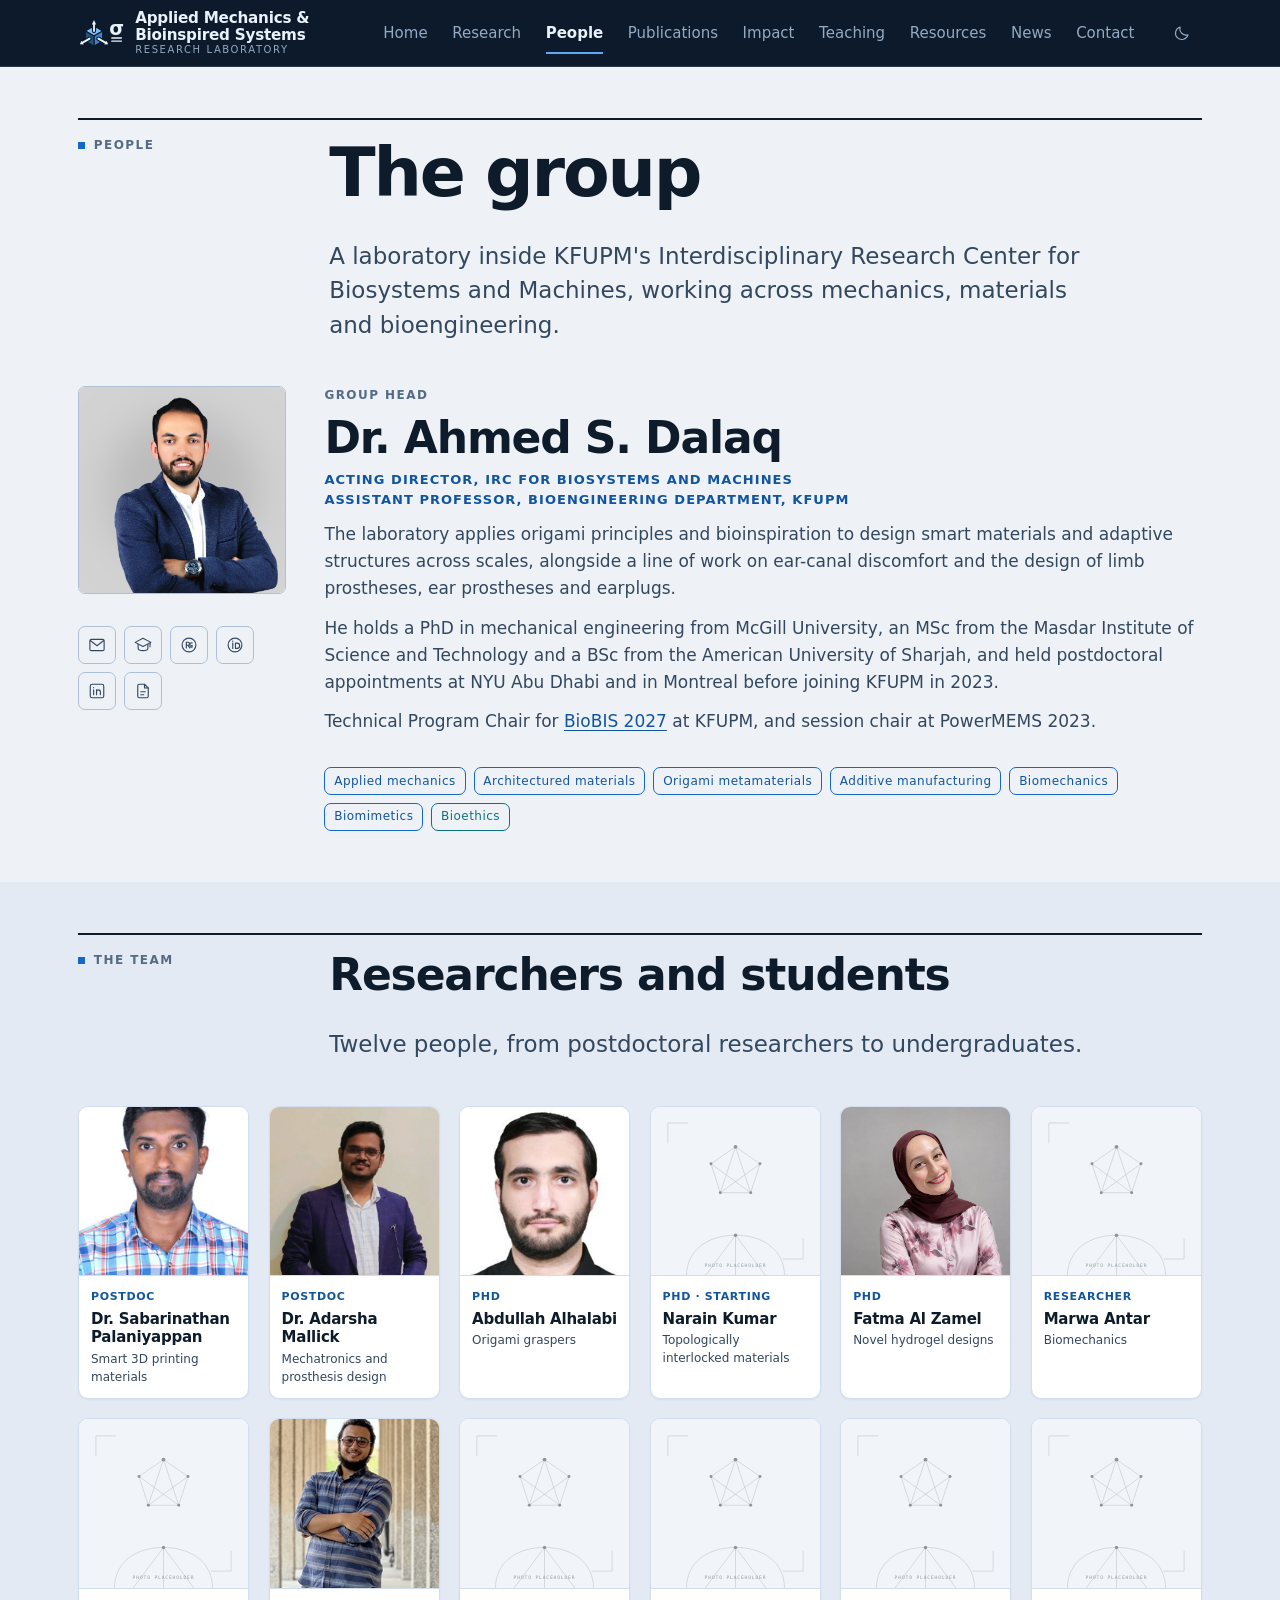
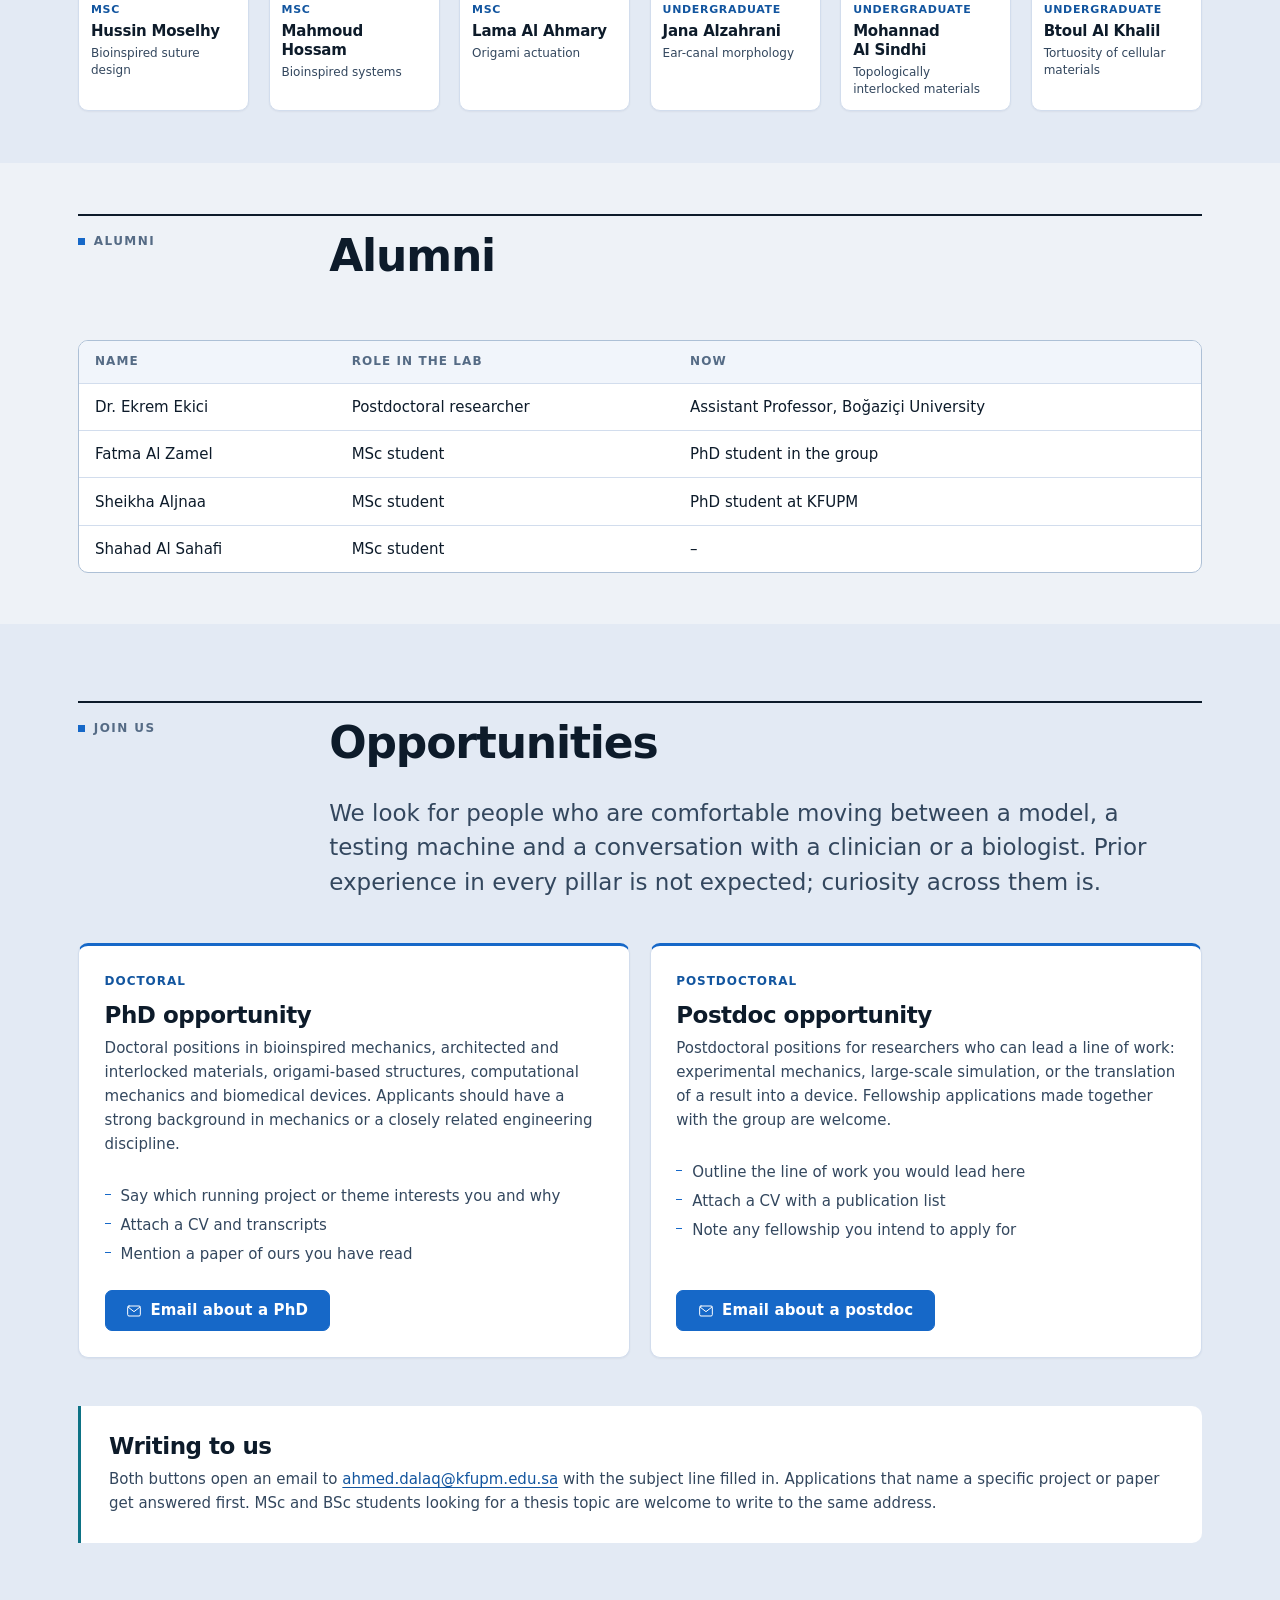
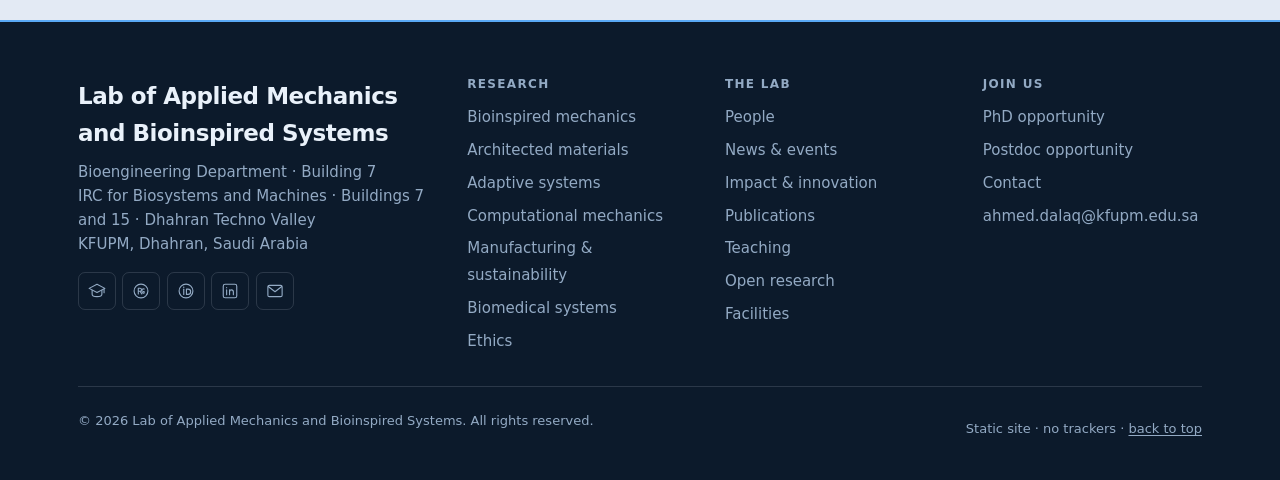
<file: people.html>
<!DOCTYPE html>
<html lang="en" class="no-js">
<head>
<meta charset="utf-8">
<meta name="viewport" content="width=device-width, initial-scale=1">
<title>People - Lab of Applied Mechanics and Bioinspired Systems</title>
<meta name="description" content="The group head, postdoctoral researchers, doctoral and MSc students, undergraduate researchers and alumni of the lab, and how to join.">
<meta name="author" content="Lab of Applied Mechanics and Bioinspired Systems">
<meta name="color-scheme" content="light dark">

<!-- REPLACE: set your published address, e.g. https://your-user.github.io/lab-website/ -->
<meta property="og:type" content="website">
<meta property="og:title" content="People - Lab of Applied Mechanics and Bioinspired Systems">
<meta property="og:description" content="The group head, postdoctoral researchers, doctoral and MSc students, undergraduate researchers and alumni of the lab, and how to join.">
<!-- REPLACE: add a 1200x630 png at assets/images/social-card.png and uncomment
<meta property="og:image" content="assets/images/social-card.png">
-->

<link rel="icon" href="assets/icons/favicon.svg" type="image/svg+xml">
<link rel="stylesheet" href="css/style.css">

<script>
  /* Applies the stored theme before first paint so the page never flashes. */
  (function () {
    try {
      var stored = localStorage.getItem('lambs-theme');
      if (stored) document.documentElement.setAttribute('data-theme', stored);
    } catch (e) { /* storage blocked: fall back to the system preference */ }
    document.documentElement.classList.remove('no-js');

    /* Only hide the scroll-reveal elements when this script is alive AND the
       browser can observe them. If either is false they simply stay visible,
       so a failed observer can never leave content invisible. */
    if ('IntersectionObserver' in window &&
        !window.matchMedia('(prefers-reduced-motion: reduce)').matches) {
      document.documentElement.classList.add('js-reveal');
    }
  })();
</script>
</head>
<body>

<a class="skip-link" href="#main">Skip to main content</a>

<!-- ==========================================================================
     ICON SPRITE: every icon used on the site, defined once, inlined so the
     pages also work when opened directly from disk (file://).
     ========================================================================== -->
<svg class="visually-hidden" aria-hidden="true" focusable="false" xmlns="http://www.w3.org/2000/svg">
  <symbol id="i-menu" viewBox="0 0 24 24"><path d="M3 6h18M3 12h18M3 18h18"/></symbol>
  <symbol id="i-close" viewBox="0 0 24 24"><path d="M5 5l14 14M19 5L5 19"/></symbol>
  <symbol id="i-sun" viewBox="0 0 24 24"><circle cx="12" cy="12" r="4.2"/><path d="M12 2.5v2.2M12 19.3v2.2M2.5 12h2.2M19.3 12h2.2M5.2 5.2l1.6 1.6M17.2 17.2l1.6 1.6M18.8 5.2l-1.6 1.6M6.8 17.2l-1.6 1.6"/></symbol>
  <symbol id="i-moon" viewBox="0 0 24 24"><path d="M20 14.5A8.5 8.5 0 0 1 9.5 4a8.5 8.5 0 1 0 10.5 10.5z"/></symbol>
  <symbol id="i-plus" viewBox="0 0 24 24"><path d="M12 5v14M5 12h14"/></symbol>
  <symbol id="i-mail" viewBox="0 0 24 24"><rect x="2.5" y="4.5" width="19" height="15" rx="2"/><path d="M3 6l9 7 9-7"/></symbol>
  <symbol id="i-scholar" viewBox="0 0 24 24"><path d="M12 3L1.5 8.5 12 14l10.5-5.5L12 3z"/><path d="M5.5 11v5.2c0 2 3.3 3.3 6.5 3.3s6.5-1.3 6.5-3.3V11"/><path d="M21.4 9.2v5"/></symbol>
  <symbol id="i-orcid" viewBox="0 0 24 24"><circle cx="12" cy="12" r="9.2"/><path d="M9 9.5v7"/><circle cx="9" cy="7" r="0.9" fill="currentColor" stroke="none"/><path d="M12.6 16.5v-7h2.1a3.5 3.5 0 0 1 0 7h-2.1z"/></symbol>
  <symbol id="i-rg" viewBox="0 0 24 24"><circle cx="12" cy="12" r="9.2"/><path d="M8.4 16V8.4h2.3a2 2 0 0 1 0 4H8.4M10.7 12.4L13 16"/><path d="M16.2 9.4a2 2 0 0 0-2.9 1.7v1.8a2 2 0 0 0 2.9 1.7v-2h-1"/></symbol>
  <symbol id="i-linkedin" viewBox="0 0 24 24"><rect x="3" y="3" width="18" height="18" rx="2.5"/><path d="M7.5 10.5V17M7.5 7.4v.1M11.4 17v-6.5M11.4 13.2c0-1.6 1-2.7 2.5-2.7s2.6 1 2.6 2.9V17"/></symbol>
  <symbol id="i-github" viewBox="0 0 24 24"><path fill="currentColor" stroke="none" d="M12 .5C5.73.5.5 5.73.5 12c0 5.08 3.29 9.39 7.86 10.91.58.11.79-.25.79-.56 0-.28-.01-1.02-.02-2-3.2.7-3.88-1.54-3.88-1.54-.52-1.33-1.28-1.69-1.28-1.69-1.05-.72.08-.7.08-.7 1.16.08 1.77 1.19 1.77 1.19 1.03 1.77 2.7 1.26 3.36.96.1-.75.4-1.26.73-1.55-2.55-.29-5.24-1.28-5.24-5.69 0-1.26.45-2.29 1.19-3.1-.12-.29-.52-1.46.11-3.05 0 0 .97-.31 3.18 1.18a11.1 11.1 0 0 1 5.8 0c2.2-1.49 3.17-1.18 3.17-1.18.63 1.59.23 2.76.12 3.05.74.81 1.19 1.84 1.19 3.1 0 4.42-2.7 5.39-5.26 5.68.41.36.78 1.06.78 2.14 0 1.55-.01 2.8-.01 3.18 0 .31.21.68.8.56A11.51 11.51 0 0 0 23.5 12C23.5 5.73 18.27.5 12 .5z"/></symbol>
  <symbol id="i-file" viewBox="0 0 24 24"><path d="M14 3H7a2 2 0 0 0-2 2v14a2 2 0 0 0 2 2h10a2 2 0 0 0 2-2V8z"/><path d="M14 3v5h5M9 13h6M9 17h4"/></symbol>
  <symbol id="i-code" viewBox="0 0 24 24"><path d="M9 7l-5 5 5 5M15 7l5 5-5 5"/></symbol>
  <symbol id="i-book" viewBox="0 0 24 24"><path d="M4 4.5A1.5 1.5 0 0 1 5.5 3H19v18H5.5A1.5 1.5 0 0 1 4 19.5z"/><path d="M8 3v18M19 17H5.5"/></symbol>
  <symbol id="i-data" viewBox="0 0 24 24"><ellipse cx="12" cy="6" rx="8" ry="3"/><path d="M4 6v12c0 1.7 3.6 3 8 3s8-1.3 8-3V6M4 12c0 1.7 3.6 3 8 3s8-1.3 8-3"/></symbol>
  <symbol id="i-pin" viewBox="0 0 24 24"><path d="M12 21s7-6.3 7-11a7 7 0 1 0-14 0c0 4.7 7 11 7 11z"/><circle cx="12" cy="10" r="2.6"/></symbol>
  <symbol id="i-external" viewBox="0 0 24 24"><path d="M14 4h6v6M20 4l-9 9"/><path d="M18 14v5a1.8 1.8 0 0 1-1.8 1.8H5A1.8 1.8 0 0 1 3.2 19V7.8A1.8 1.8 0 0 1 5 6h5"/></symbol>
</svg>

<!-- ==========================================================================
     HEADER / NAVIGATION
     The same markup appears on every page. If you add a page, add a <li> here
     and copy it into the other HTML files.
     ========================================================================== -->
<header class="site-header">
  <div class="container">
    <nav class="nav" aria-label="Primary">

      <a class="brand" href="index.html">
        <!-- Lab mark: a cubic stress element with the second-order tensor
             symbol. Same geometry as assets/icons/favicon.svg, scaled 1.62 and
             without the rounded plate, since the header band is already navy.
             Colours live in css/style.css under .brand__mark. -->
        <svg class="brand__mark" viewBox="0 0 46 32" aria-hidden="true">
          <g transform="translate(16 16) scale(1.62) translate(-16 -14.1)">
            <g class="bm-seam">
              <path class="bm-top" d="M16 16 L21.37 12.9 L16 9.8 L10.63 12.9 Z"/>
              <path class="bm-right" d="M16 16 L21.37 12.9 L21.37 19.1 L16 22.2 Z"/>
              <path class="bm-left" d="M16 16 L10.63 12.9 L10.63 19.1 L16 22.2 Z"/>
            </g>
            <g class="bm-halo">
              <path d="M16 12.9 V8.8"/>
              <polygon points="16,6.0 14.7,8.9 17.3,8.9"/>
              <path d="M18.685 17.55 L23.02 20.05"/>
              <polygon points="24.75,21.05 22.37,21.18 23.67,18.92"/>
              <g transform="translate(32 0) scale(-1 1)">
                <path d="M18.685 17.55 L23.02 20.05"/>
                <polygon points="24.75,21.05 22.37,21.18 23.67,18.92"/>
              </g>
            </g>
            <g class="bm-tr">
              <path d="M16 12.9 V8.8"/>
              <polygon points="16,6.0 14.7,8.9 17.3,8.9"/>
              <path d="M18.685 17.55 L23.02 20.05"/>
              <polygon points="24.75,21.05 22.37,21.18 23.67,18.92"/>
              <g transform="translate(32 0) scale(-1 1)">
                <path d="M18.685 17.55 L23.02 20.05"/>
                <polygon points="24.75,21.05 22.37,21.18 23.67,18.92"/>
              </g>
            </g>
          </g>
          <text class="bm-sym" x="38.6" y="17.6" text-anchor="middle">&#963;</text>
          <path class="bm-bar" d="M33.8 21 H43.4 M33.8 24.2 H43.4"/>
        </svg>
        <span class="brand__text">
          <span class="brand__name">Applied Mechanics &amp; Bioinspired Systems</span>
          <span class="brand__sub">Research Laboratory</span>
        </span>
      </a>

      <ul class="nav__list" id="primary-nav">
        <li><a class="nav__link" data-page="home" href="index.html">Home</a></li>
        <li><a class="nav__link" data-page="research" href="research.html">Research</a></li>
        <li><a class="nav__link" data-page="people" aria-current="page" href="people.html">People</a></li>
        <li><a class="nav__link" data-page="publications" href="publications.html">Publications</a></li>
        <li><a class="nav__link" data-page="impact" href="impact.html">Impact</a></li>
        <li><a class="nav__link" data-page="teaching" href="teaching.html">Teaching</a></li>
        <li><a class="nav__link" data-page="resources" href="resources.html">Resources</a></li>
        <li><a class="nav__link" data-page="news" href="news.html">News</a></li>
        <li><a class="nav__link" data-page="lab" href="lab.html">Contact</a></li>
      </ul>

      <div class="nav__tools">
        <button class="icon-btn theme-toggle" type="button" aria-label="Switch colour theme" aria-pressed="false">
          <svg class="icon icon-moon" aria-hidden="true"><use href="#i-moon"></use></svg>
          <svg class="icon icon-sun" aria-hidden="true"><use href="#i-sun"></use></svg>
        </button>
        <button class="icon-btn nav__toggle" type="button" aria-expanded="false"
                aria-controls="primary-nav" aria-label="Open navigation menu">
          <svg class="icon icon-menu" aria-hidden="true"><use href="#i-menu"></use></svg>
          <svg class="icon icon-close" aria-hidden="true"><use href="#i-close"></use></svg>
        </button>
      </div>

    </nav>
  </div>
</header>

<main id="main">

<!-- ==========================================================================
     GROUP HEAD
     The page intro sits in this section's head, so the team appears sooner.
     ========================================================================== -->
<section class="section section--tight">
  <div class="container">
    <div class="section__head">
      <p class="eyebrow">People</p>
      <h1>The group</h1>
      <p class="lead">
        A laboratory inside KFUPM's Interdisciplinary Research Center for Biosystems and Machines,
        working across mechanics, materials and bioengineering.
      </p>
    </div>

    <div class="pi">
      <div>
        <div class="pi__photo">
          <img src="assets/images/ahmed-dalaq.jpg" alt="Portrait of Ahmed S. Dalaq"
               width="718" height="720">
        </div>
        <ul class="social mt-6">
          <li><a href="mailto:ahmed.dalaq@kfupm.edu.sa" aria-label="Email Ahmed S. Dalaq"><svg class="icon" aria-hidden="true"><use href="#i-mail"></use></svg></a></li>
          <li><a href="https://scholar.google.com/citations?user=P7IoxboAAAAJ" target="_blank" rel="noopener" aria-label="Google Scholar profile of Ahmed S. Dalaq"><svg class="icon" aria-hidden="true"><use href="#i-scholar"></use></svg></a></li>
          <li><a href="https://www.researchgate.net/profile/Ahmed-Dalaq" target="_blank" rel="noopener" aria-label="ResearchGate profile"><svg class="icon" aria-hidden="true"><use href="#i-rg"></use></svg></a></li>
          <li><a href="https://orcid.org/0000-0002-3070-4215" target="_blank" rel="noopener" aria-label="ORCID record"><svg class="icon" aria-hidden="true"><use href="#i-orcid"></use></svg></a></li>
          <li><a href="https://www.linkedin.com/in/ahmeddalaq" target="_blank" rel="noopener" aria-label="LinkedIn profile"><svg class="icon" aria-hidden="true"><use href="#i-linkedin"></use></svg></a></li>
          <li><a href="assets/files/cv-placeholder.pdf" aria-label="Curriculum vitae (PDF)"><svg class="icon" aria-hidden="true"><use href="#i-file"></use></svg></a></li><!-- REPLACE: drop your CV in as assets/files/cv-placeholder.pdf -->
        </ul>
      </div>

      <div>
        <p class="pi__label">Group head</p>
        <h2 class="pi__name" id="pi-title">Dr. Ahmed S. Dalaq</h2>
        <p class="pi__role">
          Acting Director, IRC for Biosystems and Machines<br>
          Assistant Professor, Bioengineering Department, KFUPM
        </p>

        <div class="prose">
          <p>
            The laboratory applies origami principles and bioinspiration to design smart materials
            and adaptive structures across scales, alongside a line of work on ear-canal discomfort
            and the design of limb prostheses, ear prostheses and earplugs.
          </p>
          <p>
            He holds a PhD in mechanical engineering from McGill University, an MSc from the Masdar
            Institute of Science and Technology and a BSc from the American University of Sharjah,
            and held postdoctoral appointments at NYU Abu Dhabi and in Montreal before joining
            KFUPM in 2023.
          </p>
          <p>
            Technical Program Chair for
            <a href="https://bio-bis.com/en/committees" target="_blank" rel="noopener">BioBIS 2027</a>
            at KFUPM, and session chair at PowerMEMS 2023.
          </p>
        </div>

        <ul class="chips mt-6">
          <li class="chip chip--accent">Applied mechanics</li>
          <li class="chip chip--accent">Architectured materials</li>
          <li class="chip chip--accent">Origami metamaterials</li>
          <li class="chip chip--accent">Additive manufacturing</li>
          <li class="chip chip--accent">Biomechanics</li>
          <li class="chip chip--accent">Biomimetics</li>
          <li class="chip chip--alt">Bioethics</li>
        </ul>
      </div>
    </div>
  </div>
</section>

<!-- ==========================================================================
     THE TEAM
     One grid for everyone. The role line on each card carries the distinction
     between postdoc, doctoral and student researchers, so no separate sections
     are needed. Order: postdocs, doctoral, MSc, undergraduate.
     Duplicate one <article class="person"> block per member.
     ========================================================================== -->
<section class="section section--tight section--alt" aria-labelledby="team-title">
  <div class="container">
    <div class="section__head">
      <p class="eyebrow">The team</p>
      <h2 id="team-title">Researchers and students</h2>
      <p class="lead">Twelve people, from postdoctoral researchers to undergraduates.</p>
    </div>

    <div class="grid grid--people">
      <article class="person">
        <div class="person__photo"><img src="assets/images/sabarinathan-palaniyappan.jpg" alt="Portrait of Sabarinathan Palaniyappan" width="402" height="520" loading="lazy"></div>
        <div class="person__body">
          <p class="person__role">Postdoc</p>
          <h3 class="person__name">Dr. Sabarinathan Palaniyappan</h3>
          <p class="person__text">Smart 3D printing materials</p>
        </div>
      </article>

      <article class="person">
        <div class="person__photo"><img src="assets/images/adarsha-mallick.webp" alt="Portrait of Adarsha Mallick" width="512" height="512" loading="lazy"></div>
        <div class="person__body">
          <p class="person__role">Postdoc</p>
          <h3 class="person__name">Dr. Adarsha Mallick</h3>
          <p class="person__text">Mechatronics and prosthesis design</p>
        </div>
      </article>

      <article class="person">
        <div class="person__photo"><img src="assets/images/abdullah-alhalabi.png" alt="Portrait of Abdullah Alhalabi" width="280" height="230" loading="lazy"></div>
        <div class="person__body">
          <p class="person__role">PhD</p>
          <h3 class="person__name">Abdullah Alhalabi</h3>
          <p class="person__text">Origami graspers</p>
        </div>
      </article>

      <article class="person">
        <div class="person__photo"><img src="assets/images/placeholder-portrait.svg" alt="" width="400" height="400" loading="lazy"><!-- REPLACE: photo --></div>
        <div class="person__body">
          <p class="person__role">PhD &middot; starting</p>
          <h3 class="person__name">Narain Kumar</h3>
          <p class="person__text">Topologically interlocked materials</p>
        </div>
      </article>

      <article class="person">
        <div class="person__photo"><img src="assets/images/fatma-alzamel.jpg" alt="Portrait of Fatma Al Zamel" width="600" height="581" loading="lazy"></div>
        <div class="person__body">
          <p class="person__role">PhD</p>
          <h3 class="person__name">Fatma Al Zamel</h3>
          <p class="person__text">Novel hydrogel designs</p>
        </div>
      </article>

      <article class="person">
        <div class="person__photo"><img src="assets/images/placeholder-portrait.svg" alt="" width="400" height="400" loading="lazy"><!-- REPLACE: photo --></div>
        <div class="person__body">
          <p class="person__role">Researcher</p>
          <h3 class="person__name">Marwa Antar</h3>
          <p class="person__text">Biomechanics</p>
        </div>
      </article>

      <article class="person">
        <div class="person__photo"><img src="assets/images/placeholder-portrait.svg" alt="" width="400" height="400" loading="lazy"><!-- REPLACE: photo --></div>
        <div class="person__body">
          <p class="person__role">MSc</p>
          <h3 class="person__name">Hussin Moselhy</h3>
          <p class="person__text">Bioinspired suture design</p>
        </div>
      </article>

      <article class="person">
        <div class="person__photo"><img src="assets/images/mahmoud-hossam.jpg" alt="Portrait of Mahmoud Hossam" width="280" height="230" loading="lazy"></div>
        <div class="person__body">
          <p class="person__role">MSc</p>
          <h3 class="person__name">Mahmoud Hossam</h3>
          <p class="person__text">Bioinspired systems</p>
        </div>
      </article>

      <article class="person">
        <div class="person__photo"><img src="assets/images/placeholder-portrait.svg" alt="" width="400" height="400" loading="lazy"><!-- REPLACE: photo --></div>
        <div class="person__body">
          <p class="person__role">MSc</p>
          <h3 class="person__name">Lama Al Ahmary</h3>
          <p class="person__text">Origami actuation</p>
        </div>
      </article>

      <article class="person">
        <div class="person__photo"><img src="assets/images/placeholder-portrait.svg" alt="" width="400" height="400" loading="lazy"><!-- REPLACE: photo --></div>
        <div class="person__body">
          <p class="person__role">Undergraduate</p>
          <h3 class="person__name">Jana Alzahrani</h3>
          <p class="person__text">Ear-canal morphology</p>
        </div>
      </article>

      <article class="person">
        <div class="person__photo"><img src="assets/images/placeholder-portrait.svg" alt="" width="400" height="400" loading="lazy"><!-- REPLACE: photo --></div>
        <div class="person__body">
          <p class="person__role">Undergraduate</p>
          <h3 class="person__name">Mohannad Al Sindhi</h3>
          <p class="person__text">Topologically interlocked materials</p>
        </div>
      </article>

      <article class="person">
        <div class="person__photo"><img src="assets/images/placeholder-portrait.svg" alt="" width="400" height="400" loading="lazy"><!-- REPLACE: photo --></div>
        <div class="person__body">
          <p class="person__role">Undergraduate</p>
          <h3 class="person__name">Btoul Al Khalil</h3>
          <p class="person__text">Tortuosity of cellular materials</p>
        </div>
      </article>
    </div>
  </div>
</section>

<!-- ==========================================================================
     ALUMNI
     ========================================================================== -->
<section class="section section--tight" aria-labelledby="alumni-title">
  <div class="container">
    <div class="section__head">
      <p class="eyebrow">Alumni</p>
      <h2 id="alumni-title">Alumni</h2>
    </div>

    <div class="table-wrap">
      <table>
        <caption class="visually-hidden">Former members of the laboratory, their role in the group and current position</caption>
        <thead>
          <tr>
            <th scope="col">Name</th>
            <th scope="col">Role in the lab</th>
            <th scope="col">Now</th>
          </tr>
        </thead>
        <tbody>
          <tr><td>Dr. Ekrem Ekici</td><td>Postdoctoral researcher</td><td>Assistant Professor, Boğaziçi University</td></tr>
          <tr><td>Fatma Al Zamel</td><td>MSc student</td><td>PhD student in the group</td></tr>
          <tr><td>Sheikha Aljnaa</td><td>MSc student</td><td>PhD student at KFUPM</td></tr>
          <tr><td>Shahad Al Sahafi</td><td>MSc student</td><td>&ndash;</td></tr>
        </tbody>
      </table>
    </div>
  </div>
</section>
<!-- ==========================================================================
     JOIN US: two standing opportunities, both writing to the group head.
     ========================================================================== -->
<section class="section section--alt" id="join" aria-labelledby="join-title">
  <div class="container">
    <div class="section__head">
      <p class="eyebrow">Join us</p>
      <h2 id="join-title">Opportunities</h2>
      <p class="lead">
        We look for people who are comfortable moving between a model, a testing machine and a
        conversation with a clinician or a biologist. Prior experience in every pillar is not
        expected; curiosity across them is.
      </p>
    </div>

    <div class="grid grid--2">

      <article class="card opportunity" id="phd">
        <p class="card__meta">Doctoral</p>
        <h3 class="card__title">PhD opportunity</h3>
        <p class="card__text">
          Doctoral positions in bioinspired mechanics, architected and interlocked materials,
          origami-based structures, computational mechanics and biomedical devices. Applicants
          should have a strong background in mechanics or a closely related engineering discipline.
        </p>
        <ul class="facility__list">
          <li>Say which running project or theme interests you and why</li>
          <li>Attach a CV and transcripts</li>
          <li>Mention a paper of ours you have read</li>
        </ul>
        <p class="card__foot">
          <a class="btn btn--primary" href="mailto:ahmed.dalaq@kfupm.edu.sa?subject=PhD%20opportunity%20enquiry&amp;body=Dear%20Dr.%20Dalaq%2C%0A%0AI%20am%20writing%20about%20a%20PhD%20opportunity%20in%20the%20Lab%20of%20Applied%20Mechanics%20and%20Bioinspired%20Systems.%0A%0AResearch%20interest%3A%0ABackground%3A%0AAvailability%3A%0A%0A(CV%20and%20transcripts%20attached)%0A">
            <svg class="icon" aria-hidden="true"><use href="#i-mail"></use></svg> Email about a PhD
          </a>
        </p>
      </article>

      <article class="card opportunity" id="postdoc">
        <p class="card__meta">Postdoctoral</p>
        <h3 class="card__title">Postdoc opportunity</h3>
        <p class="card__text">
          Postdoctoral positions for researchers who can lead a line of work: experimental
          mechanics, large-scale simulation, or the translation of a result into a device.
          Fellowship applications made together with the group are welcome.
        </p>
        <ul class="facility__list">
          <li>Outline the line of work you would lead here</li>
          <li>Attach a CV with a publication list</li>
          <li>Note any fellowship you intend to apply for</li>
        </ul>
        <p class="card__foot">
          <a class="btn btn--primary" href="mailto:ahmed.dalaq@kfupm.edu.sa?subject=Postdoc%20opportunity%20enquiry&amp;body=Dear%20Dr.%20Dalaq%2C%0A%0AI%20am%20writing%20about%20a%20postdoctoral%20opportunity%20in%20the%20Lab%20of%20Applied%20Mechanics%20and%20Bioinspired%20Systems.%0A%0AProposed%20line%20of%20work%3A%0ABackground%3A%0AAvailability%3A%0A%0A(CV%20attached)%0A">
            <svg class="icon" aria-hidden="true"><use href="#i-mail"></use></svg> Email about a postdoc
          </a>
        </p>
      </article>

    </div>

    <div class="callout mt-7">
      <h3>Writing to us</h3>
      <p class="card__text">
        Both buttons open an email to
        <a href="mailto:ahmed.dalaq@kfupm.edu.sa">ahmed.dalaq@kfupm.edu.sa</a> with the subject
        line filled in. Applications that name a specific project or paper get answered first.
        MSc and BSc students looking for a thesis topic are welcome to write to the same address.
      </p>
    </div>
  </div>
</section>
</main>

<!-- ==========================================================================
     FOOTER: identical on every page.
     Institution, address and profile URLs are set. Only the GitHub URL is still a placeholder.
     ========================================================================== -->
<footer class="site-footer">
  <div class="container">
    <div class="footer__grid">

      <div>
        <p class="footer__name">Lab of Applied Mechanics and Bioinspired Systems</p>
        <p class="footer__meta">

          Bioengineering Department &middot; Building 7<br>
          IRC for Biosystems and Machines &middot; Buildings 7 and 15 &middot; Dhahran Techno Valley<br>
          KFUPM, Dhahran, Saudi Arabia
        </p>
        <ul class="social">
          <li><a href="https://scholar.google.com/citations?user=P7IoxboAAAAJ" target="_blank" rel="noopener" aria-label="Google Scholar profile"><svg class="icon" aria-hidden="true"><use href="#i-scholar"></use></svg></a></li>
          <li><a href="https://www.researchgate.net/profile/Ahmed-Dalaq" target="_blank" rel="noopener" aria-label="ResearchGate profile"><svg class="icon" aria-hidden="true"><use href="#i-rg"></use></svg></a></li>
          <li><a href="https://orcid.org/0000-0002-3070-4215" target="_blank" rel="noopener" aria-label="ORCID record"><svg class="icon" aria-hidden="true"><use href="#i-orcid"></use></svg></a></li>
          <li><a href="https://www.linkedin.com/in/ahmeddalaq" target="_blank" rel="noopener" aria-label="LinkedIn profile"><svg class="icon" aria-hidden="true"><use href="#i-linkedin"></use></svg></a></li>
          <li><a href="mailto:ahmed.dalaq@kfupm.edu.sa" aria-label="Email the lab"><svg class="icon" aria-hidden="true"><use href="#i-mail"></use></svg></a></li>
        </ul>
      </div>

      <div class="footer__col">
        <h2>Research</h2>
        <ul>
          <li><a href="research.html#bioinspired-mechanics">Bioinspired mechanics</a></li>
          <li><a href="research.html#architected-materials">Architected materials</a></li>
          <li><a href="research.html#adaptive-systems">Adaptive systems</a></li>
          <li><a href="research.html#computational-mechanics">Computational mechanics</a></li>
          <li><a href="research.html#manufacturing-sustainability">Manufacturing &amp; sustainability</a></li>
          <li><a href="research.html#biomedical-systems">Biomedical systems</a></li>
          <li><a href="research.html#ethics">Ethics</a></li>
        </ul>
      </div>

      <div class="footer__col">
        <h2>The lab</h2>
        <ul>
          <li><a href="people.html">People</a></li>
          <li><a href="news.html">News &amp; events</a></li>
          <li><a href="impact.html">Impact &amp; innovation</a></li>
          <li><a href="publications.html">Publications</a></li>
          <li><a href="teaching.html">Teaching</a></li>
          <li><a href="resources.html">Open research</a></li>
          <li><a href="lab.html">Facilities</a></li>
        </ul>
      </div>

      <div class="footer__col">
        <h2>Join us</h2>
        <ul>
          <li><a href="people.html#phd">PhD opportunity</a></li>
          <li><a href="people.html#postdoc">Postdoc opportunity</a></li>
          <li><a href="lab.html#contact">Contact</a></li>
          <li><a href="mailto:ahmed.dalaq@kfupm.edu.sa">ahmed.dalaq@kfupm.edu.sa</a></li>
        </ul>
      </div>

    </div>

    <div class="footer__bottom">
      <p>&copy; <span data-year>2026</span> Lab of Applied Mechanics and Bioinspired Systems. All rights reserved.</p>
      <p>Static site &middot; no trackers &middot; <a href="#main">back to top</a></p>
    </div>
  </div>
</footer>

<script src="js/main.js"></script>

</body>
</html>
</file>
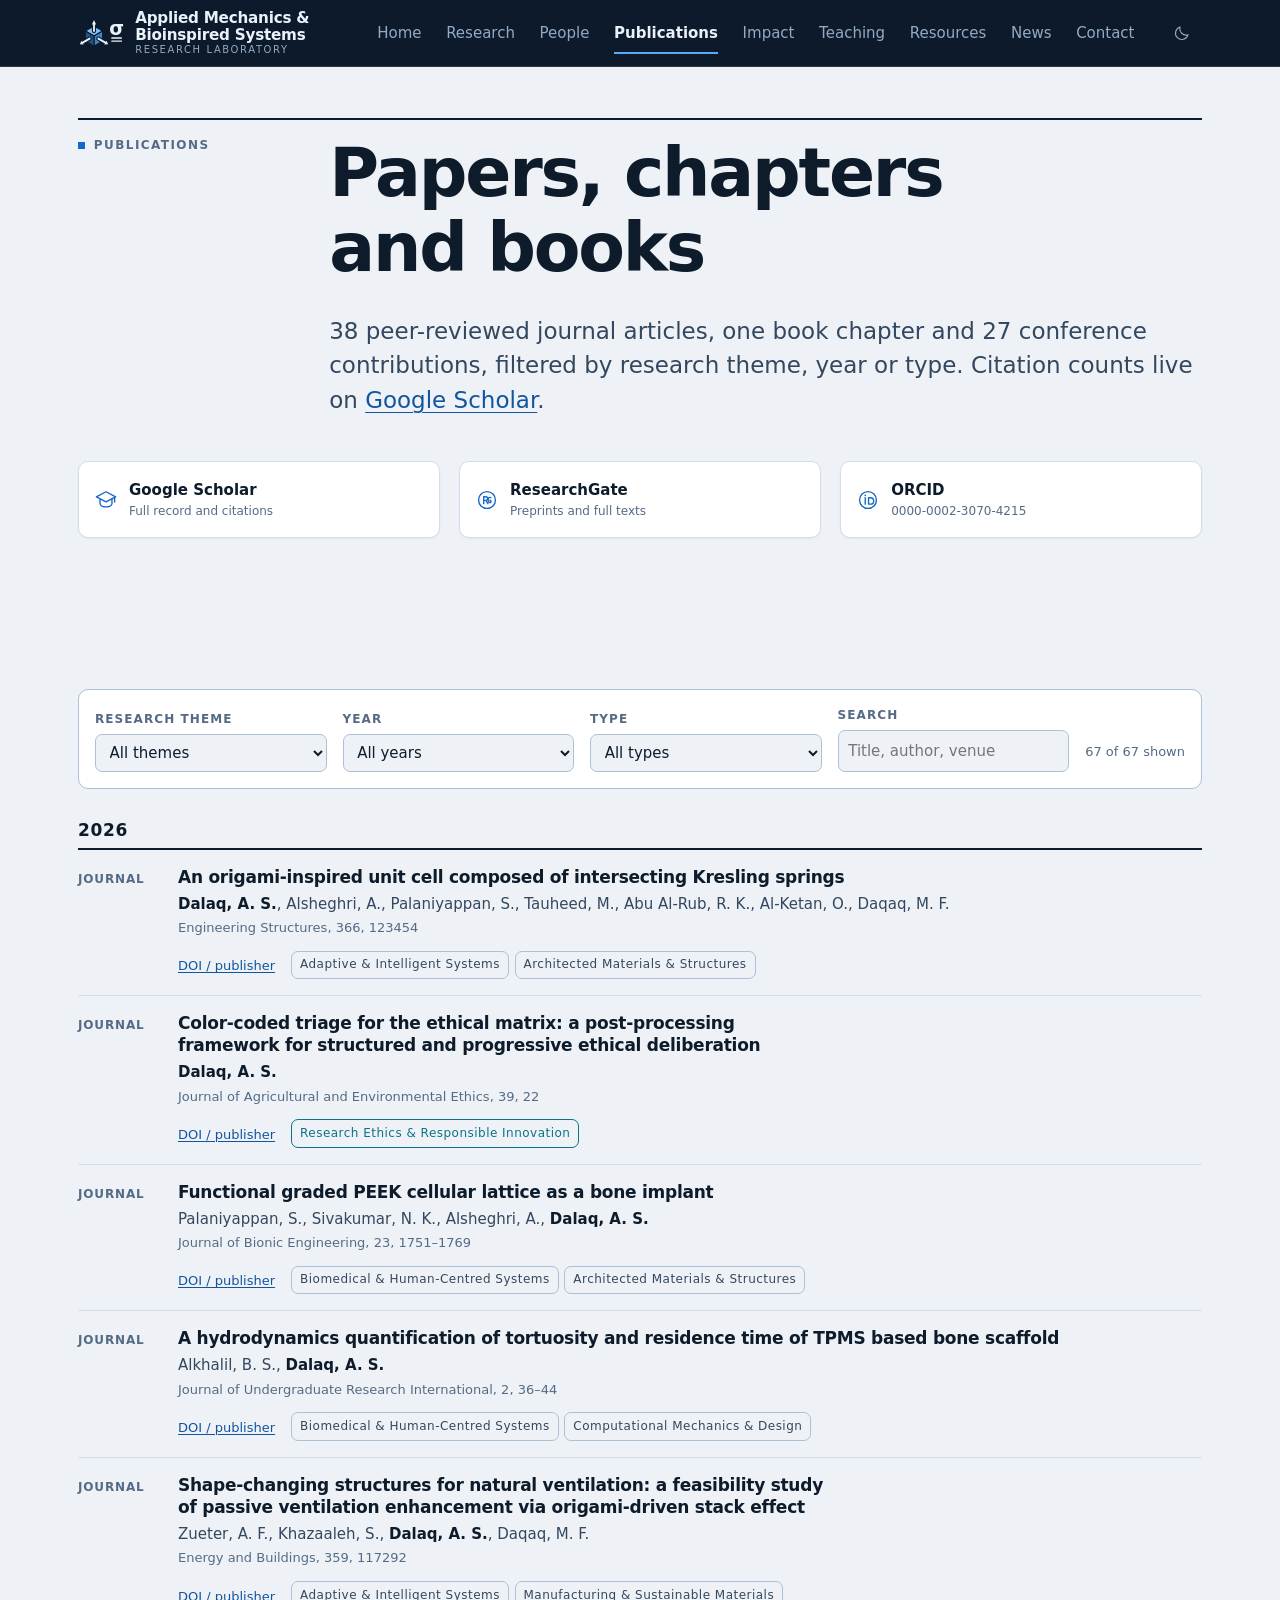
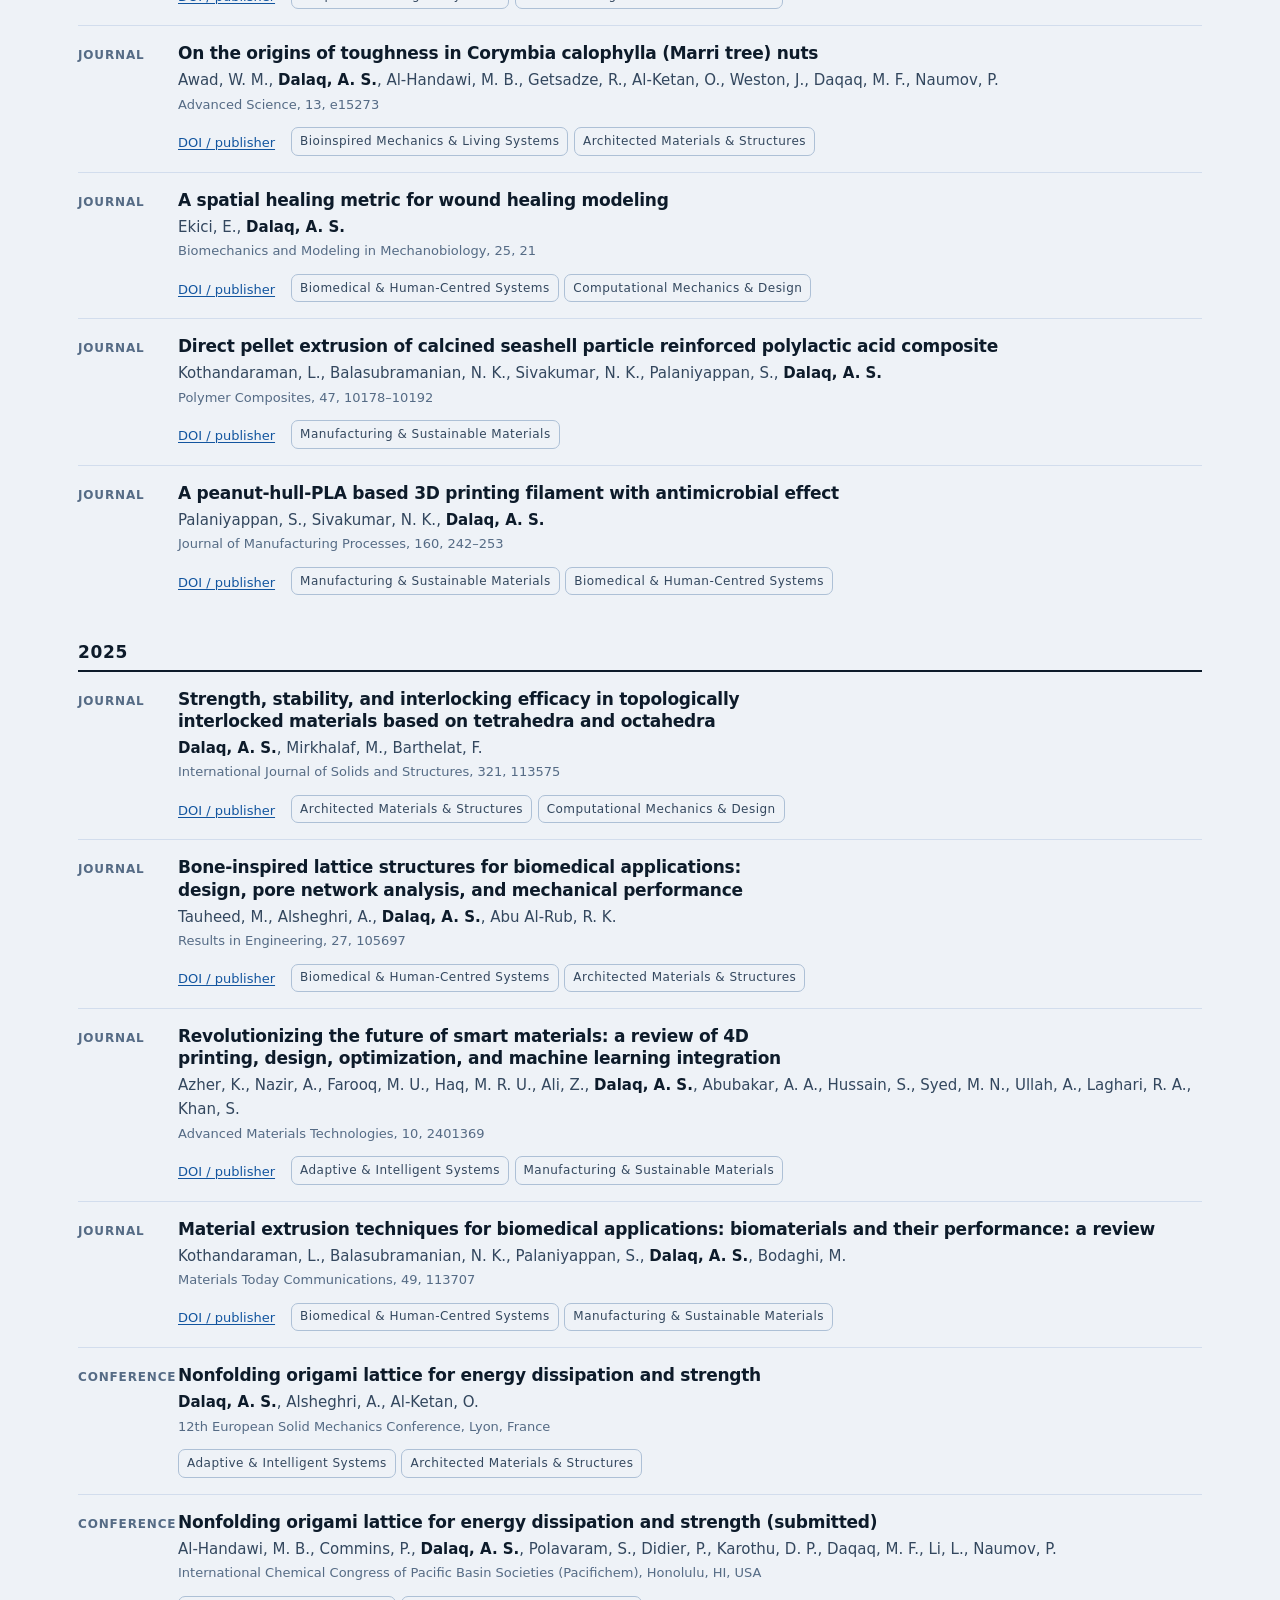
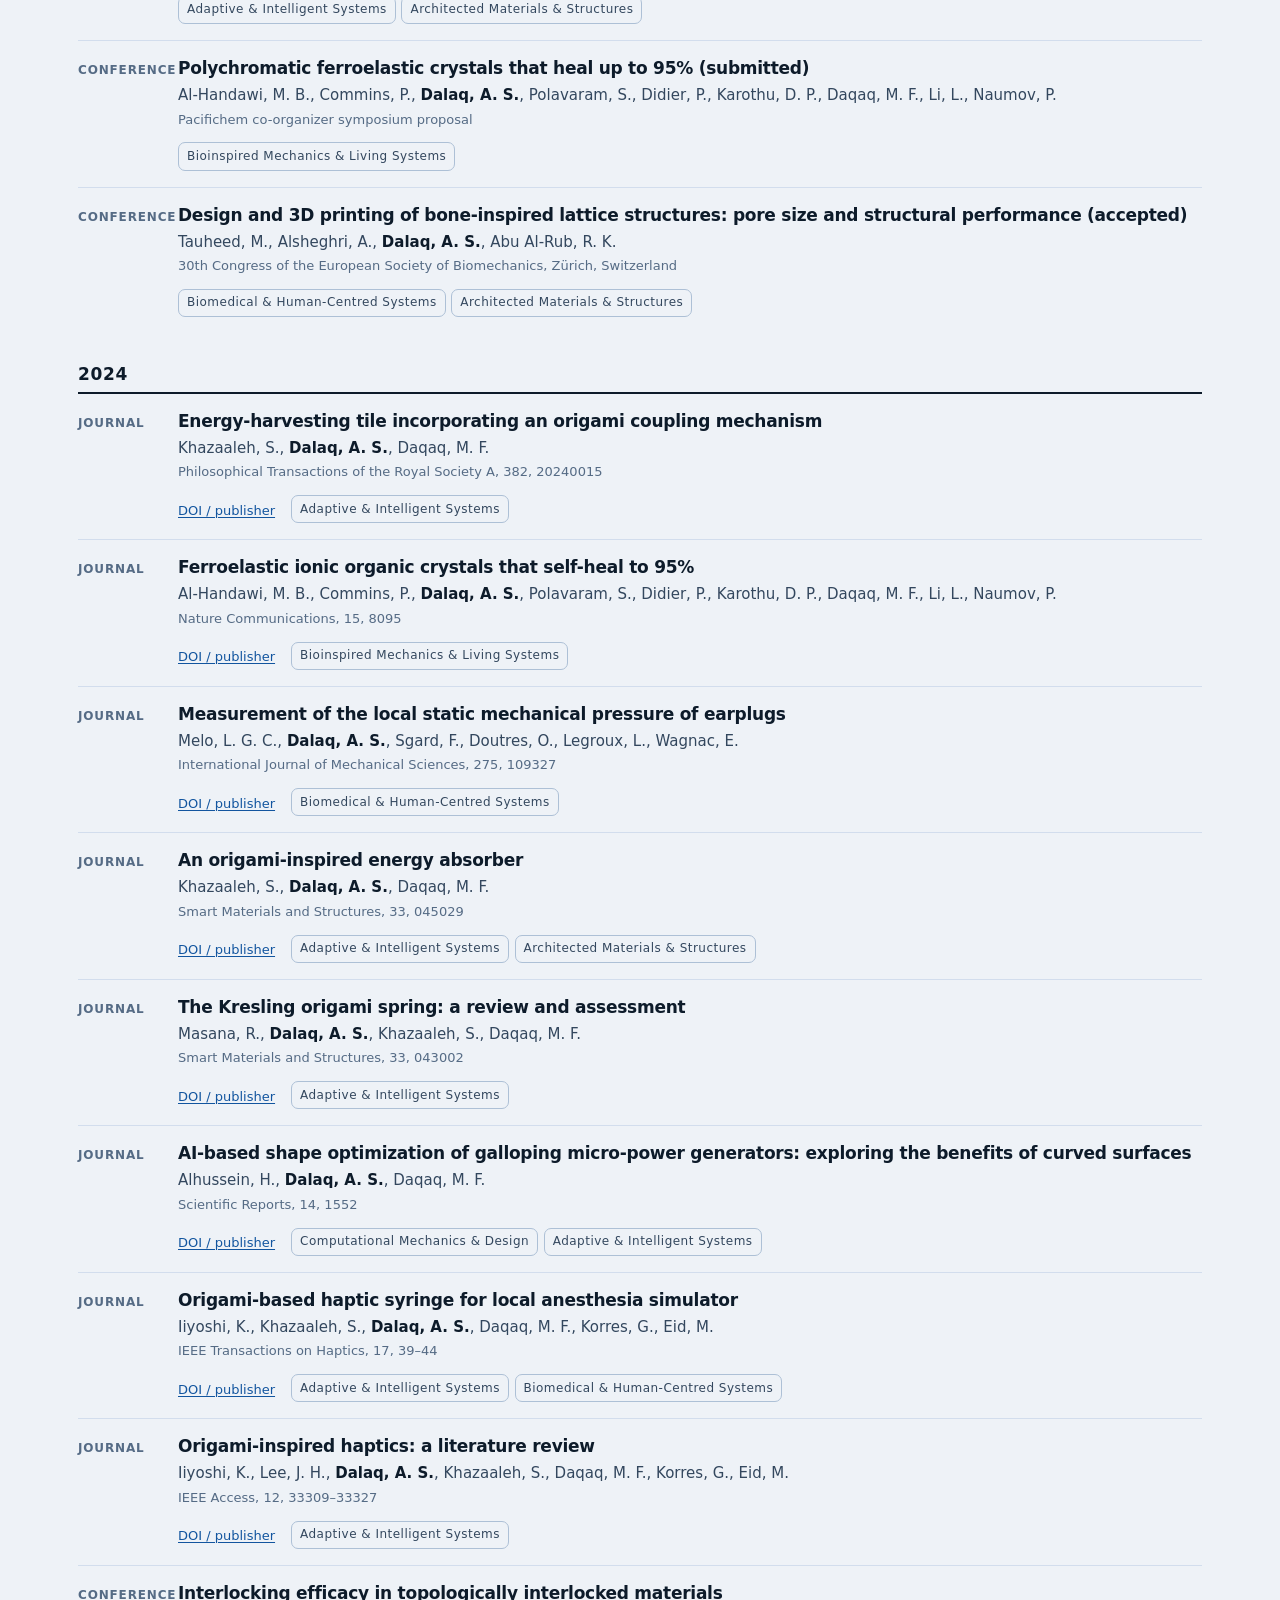
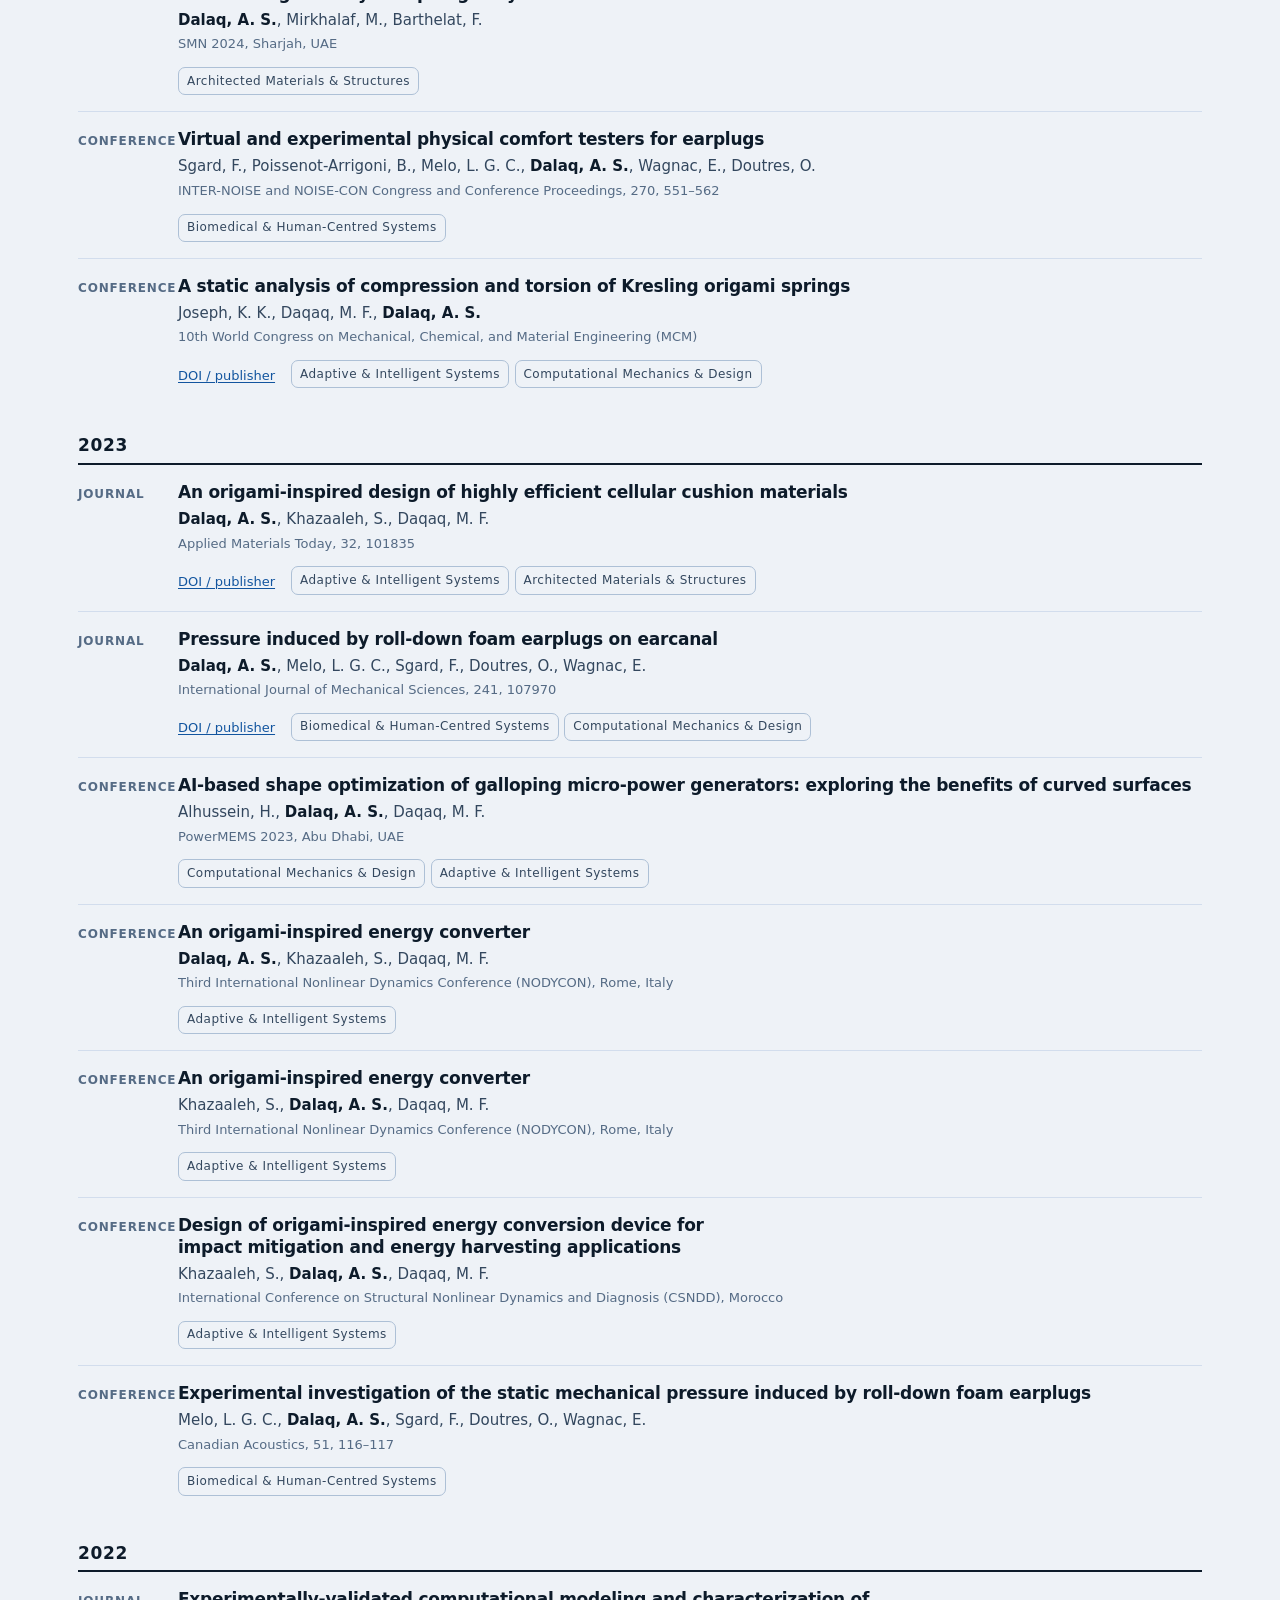
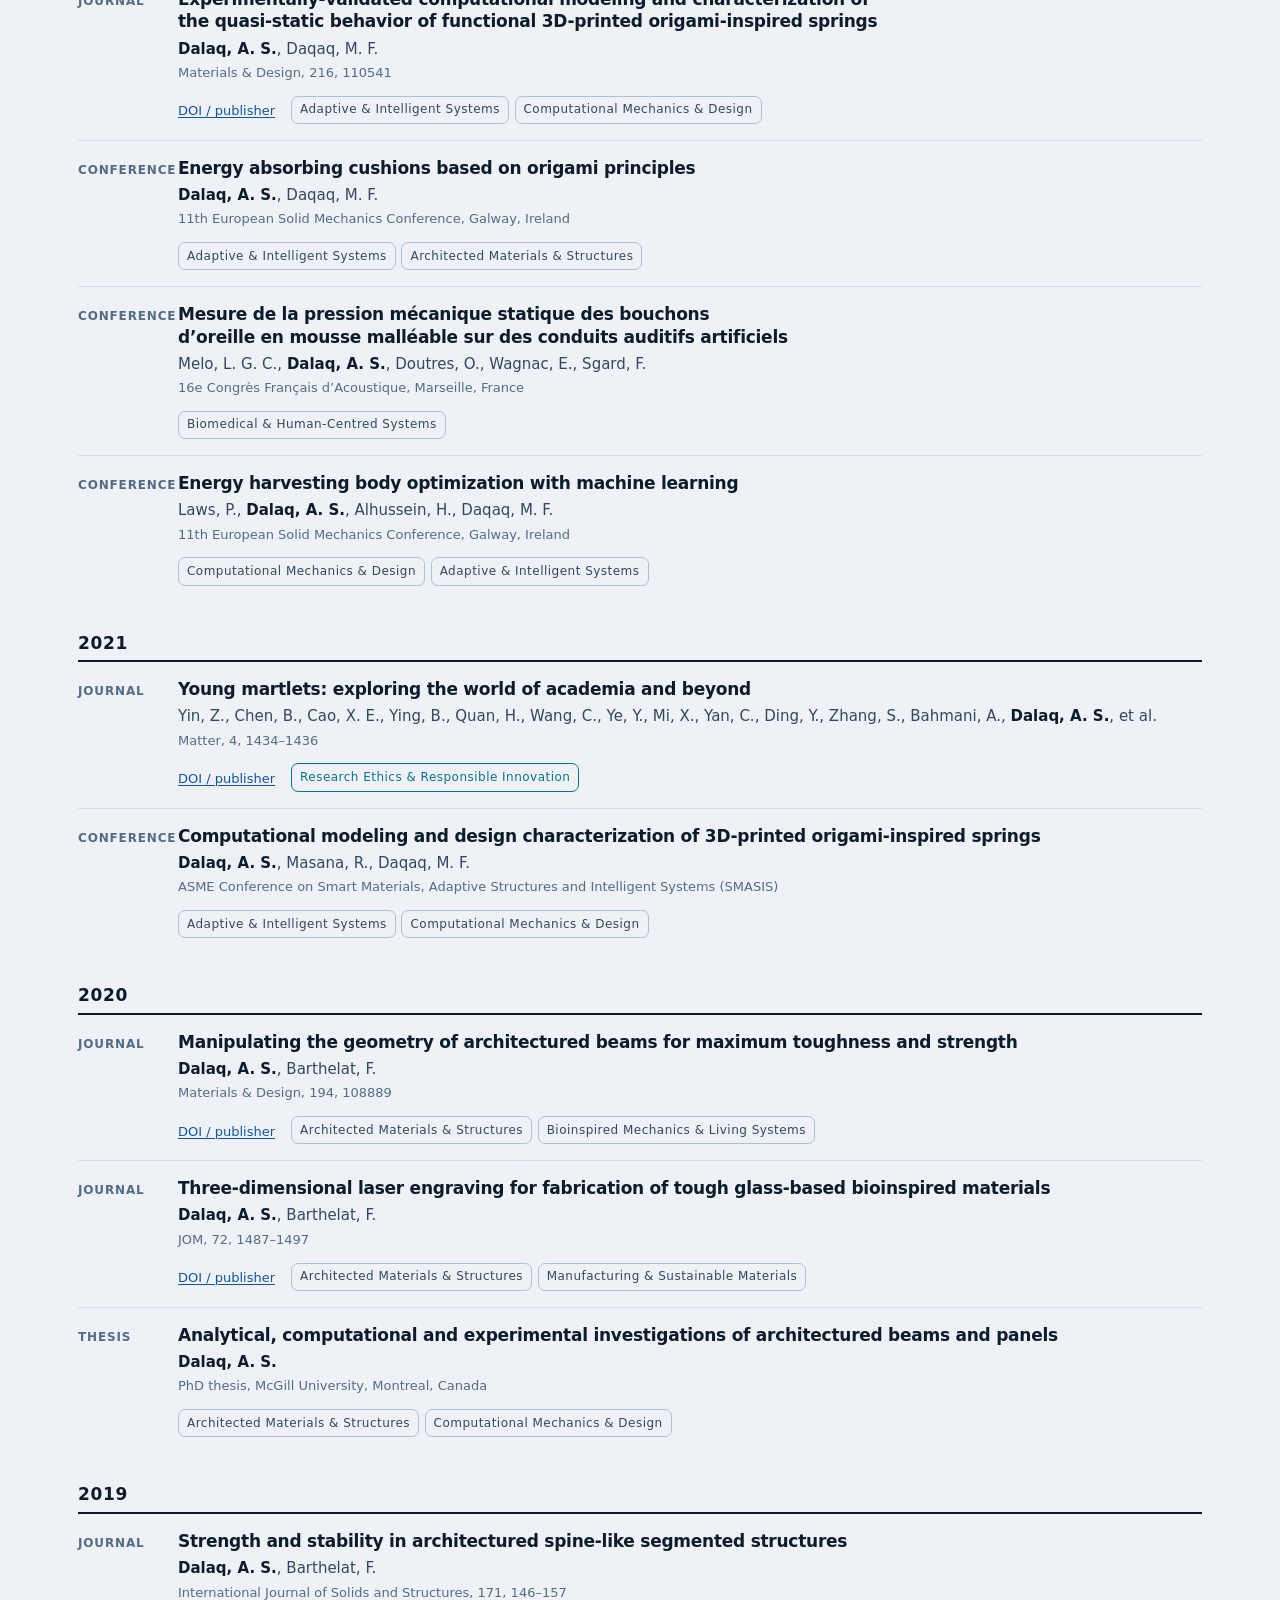
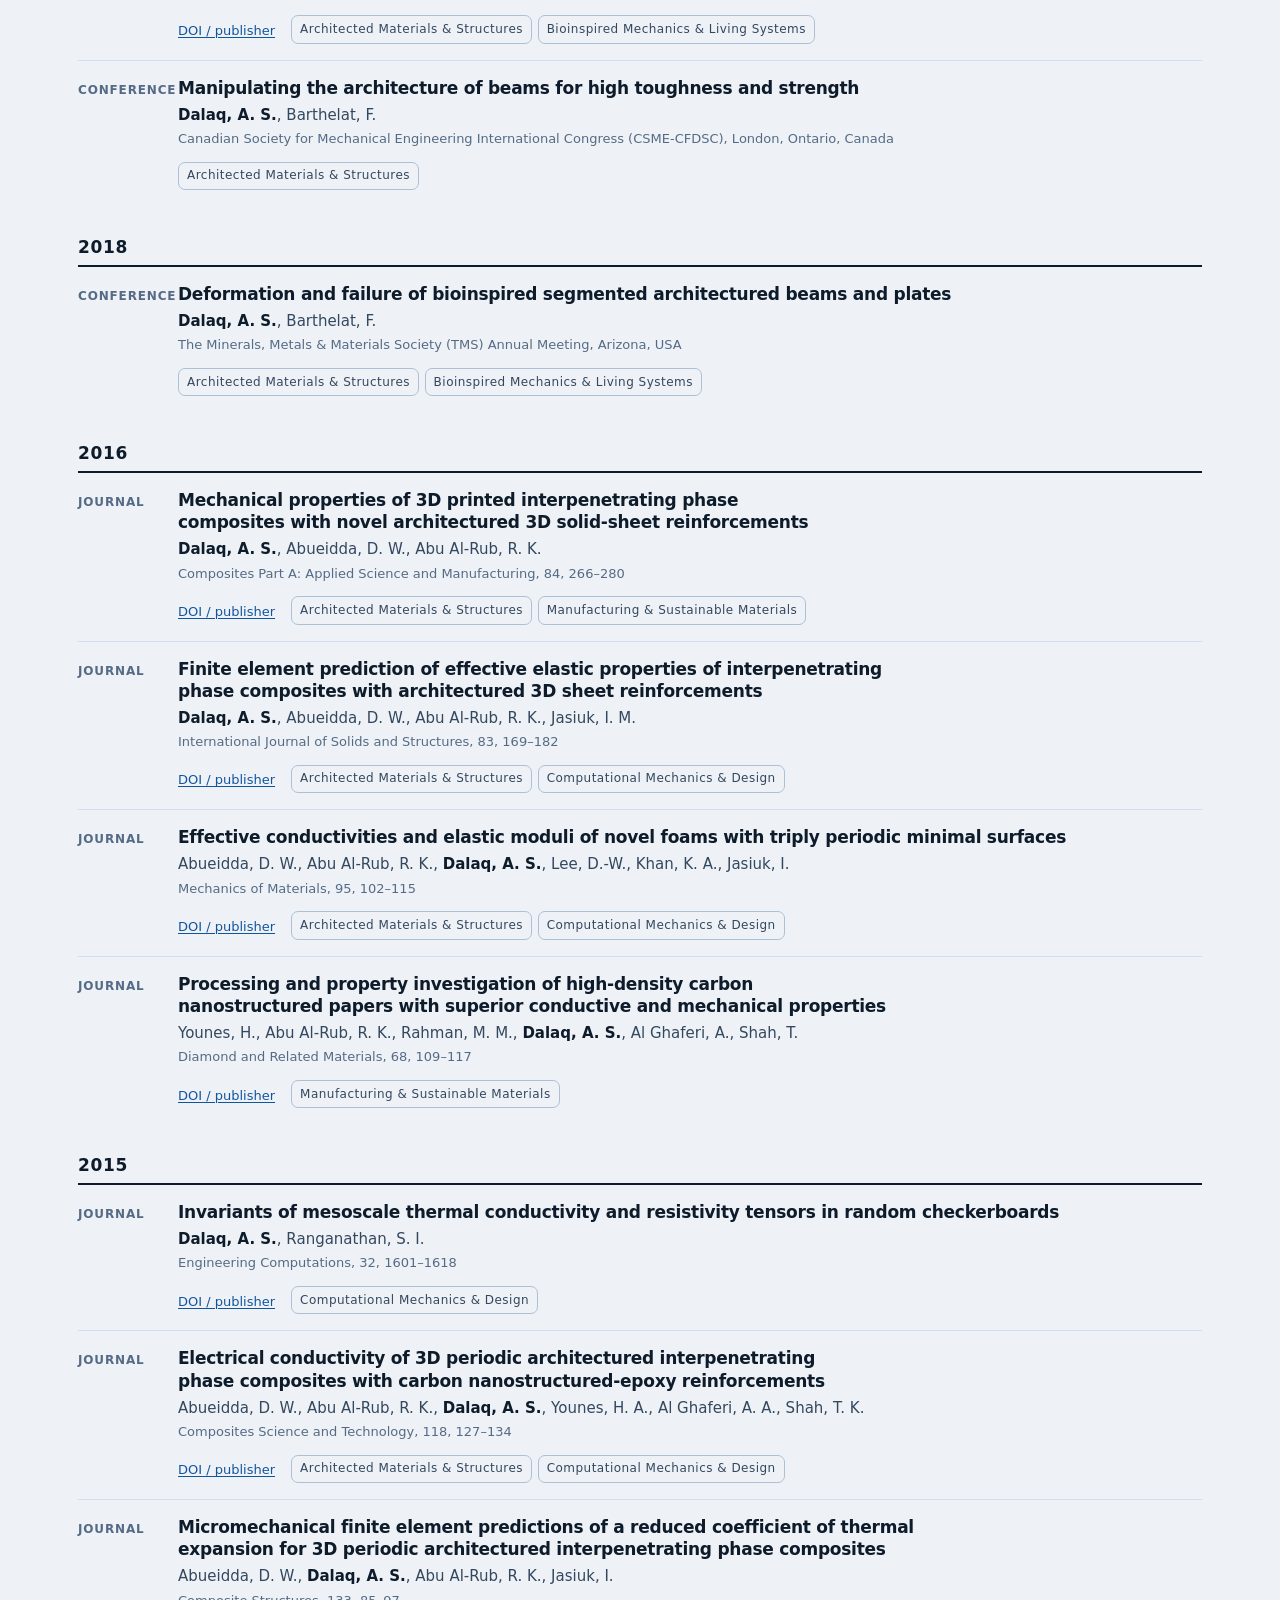
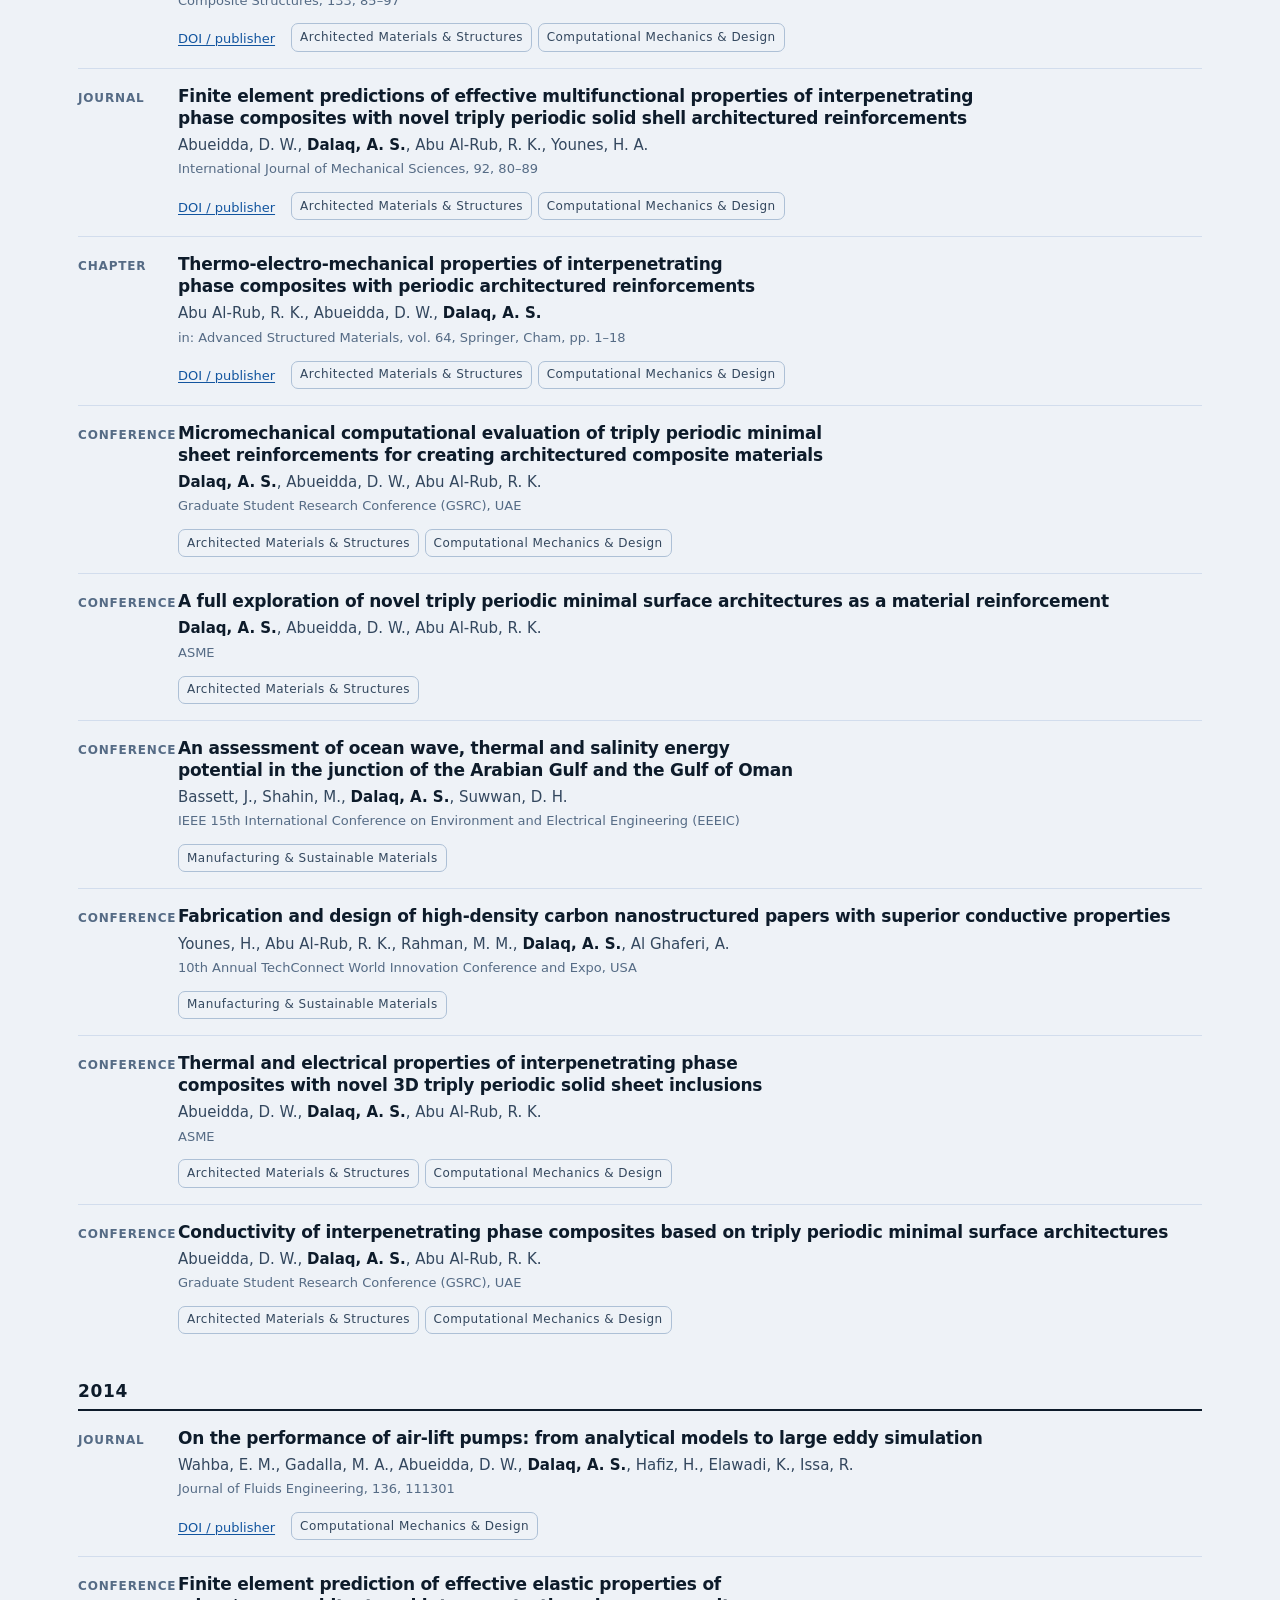
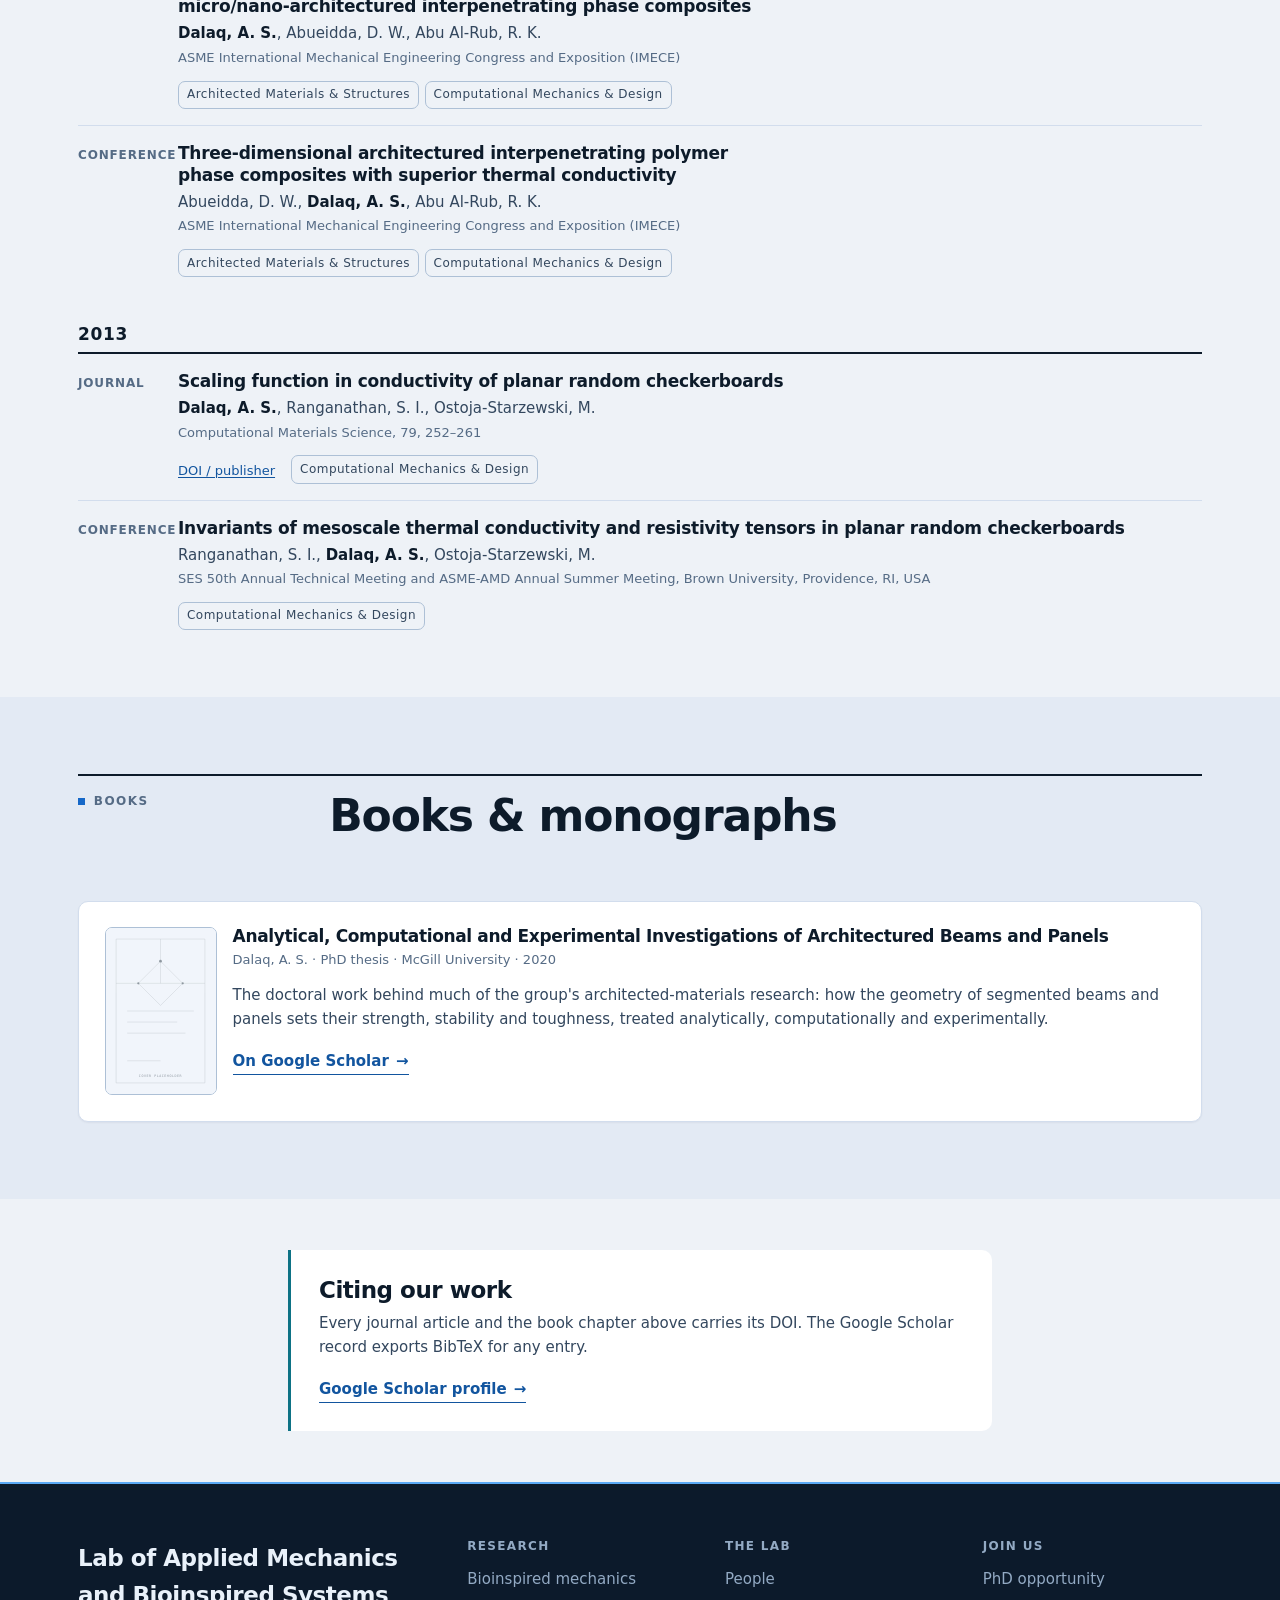
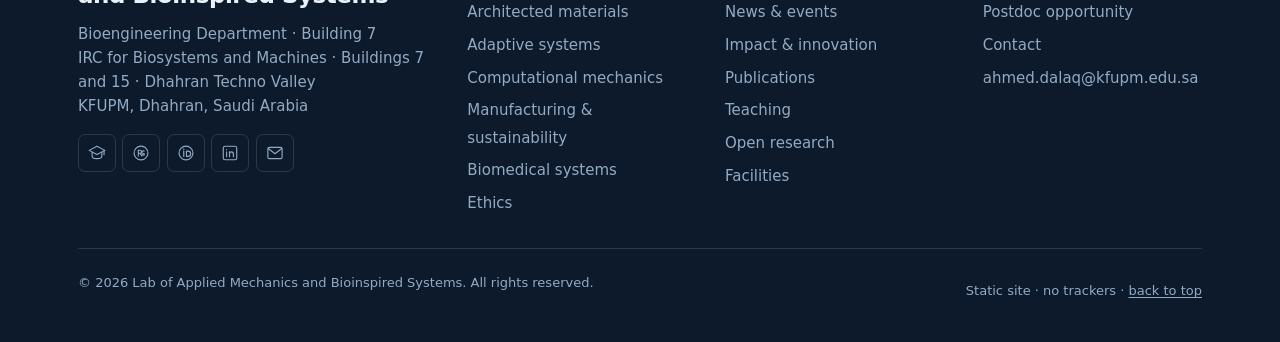
<file: publications.html>
<!DOCTYPE html>
<html lang="en" class="no-js">
<head>
<meta charset="utf-8">
<meta name="viewport" content="width=device-width, initial-scale=1">
<title>Publications - Lab of Applied Mechanics and Bioinspired Systems</title>
<meta name="description" content="38 journal articles, a book chapter and 27 conference contributions, filterable by research theme, year and type.">
<meta name="author" content="Lab of Applied Mechanics and Bioinspired Systems">
<meta name="color-scheme" content="light dark">

<!-- REPLACE: set your published address, e.g. https://your-user.github.io/lab-website/ -->
<meta property="og:type" content="website">
<meta property="og:title" content="Publications - Lab of Applied Mechanics and Bioinspired Systems">
<meta property="og:description" content="38 journal articles, a book chapter and 27 conference contributions, filterable by research theme, year and type.">
<!-- REPLACE: add a 1200x630 png at assets/images/social-card.png and uncomment
<meta property="og:image" content="assets/images/social-card.png">
-->

<link rel="icon" href="assets/icons/favicon.svg" type="image/svg+xml">
<link rel="stylesheet" href="css/style.css">

<script>
  /* Applies the stored theme before first paint so the page never flashes. */
  (function () {
    try {
      var stored = localStorage.getItem('lambs-theme');
      if (stored) document.documentElement.setAttribute('data-theme', stored);
    } catch (e) { /* storage blocked: fall back to the system preference */ }
    document.documentElement.classList.remove('no-js');

    /* Only hide the scroll-reveal elements when this script is alive AND the
       browser can observe them. If either is false they simply stay visible,
       so a failed observer can never leave content invisible. */
    if ('IntersectionObserver' in window &&
        !window.matchMedia('(prefers-reduced-motion: reduce)').matches) {
      document.documentElement.classList.add('js-reveal');
    }
  })();
</script>
</head>
<body>

<a class="skip-link" href="#main">Skip to main content</a>

<!-- ==========================================================================
     ICON SPRITE: every icon used on the site, defined once, inlined so the
     pages also work when opened directly from disk (file://).
     ========================================================================== -->
<svg class="visually-hidden" aria-hidden="true" focusable="false" xmlns="http://www.w3.org/2000/svg">
  <symbol id="i-menu" viewBox="0 0 24 24"><path d="M3 6h18M3 12h18M3 18h18"/></symbol>
  <symbol id="i-close" viewBox="0 0 24 24"><path d="M5 5l14 14M19 5L5 19"/></symbol>
  <symbol id="i-sun" viewBox="0 0 24 24"><circle cx="12" cy="12" r="4.2"/><path d="M12 2.5v2.2M12 19.3v2.2M2.5 12h2.2M19.3 12h2.2M5.2 5.2l1.6 1.6M17.2 17.2l1.6 1.6M18.8 5.2l-1.6 1.6M6.8 17.2l-1.6 1.6"/></symbol>
  <symbol id="i-moon" viewBox="0 0 24 24"><path d="M20 14.5A8.5 8.5 0 0 1 9.5 4a8.5 8.5 0 1 0 10.5 10.5z"/></symbol>
  <symbol id="i-plus" viewBox="0 0 24 24"><path d="M12 5v14M5 12h14"/></symbol>
  <symbol id="i-mail" viewBox="0 0 24 24"><rect x="2.5" y="4.5" width="19" height="15" rx="2"/><path d="M3 6l9 7 9-7"/></symbol>
  <symbol id="i-scholar" viewBox="0 0 24 24"><path d="M12 3L1.5 8.5 12 14l10.5-5.5L12 3z"/><path d="M5.5 11v5.2c0 2 3.3 3.3 6.5 3.3s6.5-1.3 6.5-3.3V11"/><path d="M21.4 9.2v5"/></symbol>
  <symbol id="i-orcid" viewBox="0 0 24 24"><circle cx="12" cy="12" r="9.2"/><path d="M9 9.5v7"/><circle cx="9" cy="7" r="0.9" fill="currentColor" stroke="none"/><path d="M12.6 16.5v-7h2.1a3.5 3.5 0 0 1 0 7h-2.1z"/></symbol>
  <symbol id="i-rg" viewBox="0 0 24 24"><circle cx="12" cy="12" r="9.2"/><path d="M8.4 16V8.4h2.3a2 2 0 0 1 0 4H8.4M10.7 12.4L13 16"/><path d="M16.2 9.4a2 2 0 0 0-2.9 1.7v1.8a2 2 0 0 0 2.9 1.7v-2h-1"/></symbol>
  <symbol id="i-linkedin" viewBox="0 0 24 24"><rect x="3" y="3" width="18" height="18" rx="2.5"/><path d="M7.5 10.5V17M7.5 7.4v.1M11.4 17v-6.5M11.4 13.2c0-1.6 1-2.7 2.5-2.7s2.6 1 2.6 2.9V17"/></symbol>
  <symbol id="i-github" viewBox="0 0 24 24"><path fill="currentColor" stroke="none" d="M12 .5C5.73.5.5 5.73.5 12c0 5.08 3.29 9.39 7.86 10.91.58.11.79-.25.79-.56 0-.28-.01-1.02-.02-2-3.2.7-3.88-1.54-3.88-1.54-.52-1.33-1.28-1.69-1.28-1.69-1.05-.72.08-.7.08-.7 1.16.08 1.77 1.19 1.77 1.19 1.03 1.77 2.7 1.26 3.36.96.1-.75.4-1.26.73-1.55-2.55-.29-5.24-1.28-5.24-5.69 0-1.26.45-2.29 1.19-3.1-.12-.29-.52-1.46.11-3.05 0 0 .97-.31 3.18 1.18a11.1 11.1 0 0 1 5.8 0c2.2-1.49 3.17-1.18 3.17-1.18.63 1.59.23 2.76.12 3.05.74.81 1.19 1.84 1.19 3.1 0 4.42-2.7 5.39-5.26 5.68.41.36.78 1.06.78 2.14 0 1.55-.01 2.8-.01 3.18 0 .31.21.68.8.56A11.51 11.51 0 0 0 23.5 12C23.5 5.73 18.27.5 12 .5z"/></symbol>
  <symbol id="i-file" viewBox="0 0 24 24"><path d="M14 3H7a2 2 0 0 0-2 2v14a2 2 0 0 0 2 2h10a2 2 0 0 0 2-2V8z"/><path d="M14 3v5h5M9 13h6M9 17h4"/></symbol>
  <symbol id="i-code" viewBox="0 0 24 24"><path d="M9 7l-5 5 5 5M15 7l5 5-5 5"/></symbol>
  <symbol id="i-book" viewBox="0 0 24 24"><path d="M4 4.5A1.5 1.5 0 0 1 5.5 3H19v18H5.5A1.5 1.5 0 0 1 4 19.5z"/><path d="M8 3v18M19 17H5.5"/></symbol>
  <symbol id="i-data" viewBox="0 0 24 24"><ellipse cx="12" cy="6" rx="8" ry="3"/><path d="M4 6v12c0 1.7 3.6 3 8 3s8-1.3 8-3V6M4 12c0 1.7 3.6 3 8 3s8-1.3 8-3"/></symbol>
  <symbol id="i-pin" viewBox="0 0 24 24"><path d="M12 21s7-6.3 7-11a7 7 0 1 0-14 0c0 4.7 7 11 7 11z"/><circle cx="12" cy="10" r="2.6"/></symbol>
  <symbol id="i-external" viewBox="0 0 24 24"><path d="M14 4h6v6M20 4l-9 9"/><path d="M18 14v5a1.8 1.8 0 0 1-1.8 1.8H5A1.8 1.8 0 0 1 3.2 19V7.8A1.8 1.8 0 0 1 5 6h5"/></symbol>
</svg>

<!-- ==========================================================================
     HEADER / NAVIGATION
     The same markup appears on every page. If you add a page, add a <li> here
     and copy it into the other HTML files.
     ========================================================================== -->
<header class="site-header">
  <div class="container">
    <nav class="nav" aria-label="Primary">

      <a class="brand" href="index.html">
        <!-- Lab mark: a cubic stress element with the second-order tensor
             symbol. Same geometry as assets/icons/favicon.svg, scaled 1.62 and
             without the rounded plate, since the header band is already navy.
             Colours live in css/style.css under .brand__mark. -->
        <svg class="brand__mark" viewBox="0 0 46 32" aria-hidden="true">
          <g transform="translate(16 16) scale(1.62) translate(-16 -14.1)">
            <g class="bm-seam">
              <path class="bm-top" d="M16 16 L21.37 12.9 L16 9.8 L10.63 12.9 Z"/>
              <path class="bm-right" d="M16 16 L21.37 12.9 L21.37 19.1 L16 22.2 Z"/>
              <path class="bm-left" d="M16 16 L10.63 12.9 L10.63 19.1 L16 22.2 Z"/>
            </g>
            <g class="bm-halo">
              <path d="M16 12.9 V8.8"/>
              <polygon points="16,6.0 14.7,8.9 17.3,8.9"/>
              <path d="M18.685 17.55 L23.02 20.05"/>
              <polygon points="24.75,21.05 22.37,21.18 23.67,18.92"/>
              <g transform="translate(32 0) scale(-1 1)">
                <path d="M18.685 17.55 L23.02 20.05"/>
                <polygon points="24.75,21.05 22.37,21.18 23.67,18.92"/>
              </g>
            </g>
            <g class="bm-tr">
              <path d="M16 12.9 V8.8"/>
              <polygon points="16,6.0 14.7,8.9 17.3,8.9"/>
              <path d="M18.685 17.55 L23.02 20.05"/>
              <polygon points="24.75,21.05 22.37,21.18 23.67,18.92"/>
              <g transform="translate(32 0) scale(-1 1)">
                <path d="M18.685 17.55 L23.02 20.05"/>
                <polygon points="24.75,21.05 22.37,21.18 23.67,18.92"/>
              </g>
            </g>
          </g>
          <text class="bm-sym" x="38.6" y="17.6" text-anchor="middle">&#963;</text>
          <path class="bm-bar" d="M33.8 21 H43.4 M33.8 24.2 H43.4"/>
        </svg>
        <span class="brand__text">
          <span class="brand__name">Applied Mechanics &amp; Bioinspired Systems</span>
          <span class="brand__sub">Research Laboratory</span>
        </span>
      </a>

      <ul class="nav__list" id="primary-nav">
        <li><a class="nav__link" data-page="home" href="index.html">Home</a></li>
        <li><a class="nav__link" data-page="research" href="research.html">Research</a></li>
        <li><a class="nav__link" data-page="people" href="people.html">People</a></li>
        <li><a class="nav__link" data-page="publications" aria-current="page" href="publications.html">Publications</a></li>
        <li><a class="nav__link" data-page="impact" href="impact.html">Impact</a></li>
        <li><a class="nav__link" data-page="teaching" href="teaching.html">Teaching</a></li>
        <li><a class="nav__link" data-page="resources" href="resources.html">Resources</a></li>
        <li><a class="nav__link" data-page="news" href="news.html">News</a></li>
        <li><a class="nav__link" data-page="lab" href="lab.html">Contact</a></li>
      </ul>

      <div class="nav__tools">
        <button class="icon-btn theme-toggle" type="button" aria-label="Switch colour theme" aria-pressed="false">
          <svg class="icon icon-moon" aria-hidden="true"><use href="#i-moon"></use></svg>
          <svg class="icon icon-sun" aria-hidden="true"><use href="#i-sun"></use></svg>
        </button>
        <button class="icon-btn nav__toggle" type="button" aria-expanded="false"
                aria-controls="primary-nav" aria-label="Open navigation menu">
          <svg class="icon icon-menu" aria-hidden="true"><use href="#i-menu"></use></svg>
          <svg class="icon icon-close" aria-hidden="true"><use href="#i-close"></use></svg>
        </button>
      </div>

    </nav>
  </div>
</header>

<main id="main">

<section class="section section--tight">
  <div class="container">
    <div class="section__head">
      <p class="eyebrow">Publications</p>
      <h1>Papers, chapters and books</h1>
      <p class="lead">
        38 peer-reviewed journal articles, one book chapter and 27 conference contributions,
        filtered by research theme, year or type. Citation counts live on
        <a href="https://scholar.google.com/citations?user=P7IoxboAAAAJ" target="_blank" rel="noopener">Google Scholar</a>.
      </p>
    </div>

    <!-- Profile links -->
    <div class="profile-links">
      <a class="profile-link" href="https://scholar.google.com/citations?user=P7IoxboAAAAJ" target="_blank" rel="noopener">
        <svg class="icon" aria-hidden="true"><use href="#i-scholar"></use></svg>
        <span><b>Google Scholar</b><span>Full record and citations</span></span>
      </a>
      <a class="profile-link" href="https://www.researchgate.net/profile/Ahmed-Dalaq" target="_blank" rel="noopener">
        <svg class="icon" aria-hidden="true"><use href="#i-rg"></use></svg>
        <span><b>ResearchGate</b><span>Preprints and full texts</span></span>
      </a>
      <a class="profile-link" href="https://orcid.org/0000-0002-3070-4215" target="_blank" rel="noopener">
        <svg class="icon" aria-hidden="true"><use href="#i-orcid"></use></svg>
        <span><b>ORCID</b><span>0000-0002-3070-4215</span></span>
      </a>
    </div>
  </div>
</section>

<section class="section section--tight" aria-labelledby="pub-list-title">
  <div class="container">
    <h2 class="visually-hidden" id="pub-list-title">Publication list</h2>

    <!-- Filters. The list is rendered by js/publications.js. -->
    <form class="filters" role="search" aria-label="Filter publications" onsubmit="return false;">
      <div class="field">
        <label for="filter-theme">Research theme</label>
        <select id="filter-theme"><option value="">All themes</option></select>
      </div>
      <div class="field">
        <label for="filter-year">Year</label>
        <select id="filter-year"><option value="">All years</option></select>
      </div>
      <div class="field">
        <label for="filter-type">Type</label>
        <select id="filter-type"><option value="">All types</option></select>
      </div>
      <div class="field">
        <label for="filter-search">Search</label>
        <input id="filter-search" type="search" placeholder="Title, author, venue" autocomplete="off">
      </div>
      <p class="filters__count" data-pub-count aria-live="polite"></p>
    </form>

    <div data-pub-list>
      <noscript>
        <p class="empty-state">
          Filtering needs JavaScript. The full publication list is available on
          <a href="https://scholar.google.com/citations?user=P7IoxboAAAAJ" target="_blank" rel="noopener">Google Scholar</a>.
        </p>
      </noscript>
    </div>
  </div>
</section>

<!-- ==========================================================================
     BOOKS & MONOGRAPHS
     One real entry: the doctoral thesis. Add a card here when a book appears;
     the .book layout (cover, title, meta, description, link) is ready for it.
     ========================================================================== -->
<section class="section section--alt" id="books" aria-labelledby="books-title">
  <div class="container">
    <div class="section__head">
      <p class="eyebrow">Books</p>
      <h2 id="books-title">Books &amp; monographs</h2>
    </div>

    <div class="grid grid--2">
      <article class="card">
        <div class="book">
          <div class="book__cover">
            <!-- REPLACE: cover image if you have one -->
            <img src="assets/images/placeholder-book.svg" alt="" width="400" height="600" loading="lazy">
          </div>
          <div>
            <h3 class="book__title">Analytical, Computational and Experimental Investigations of Architectured Beams and Panels</h3>
            <p class="book__meta">Dalaq, A. S. &middot; PhD thesis &middot; McGill University &middot; 2020</p>
            <p class="card__text">
              The doctoral work behind much of the group's architected-materials research: how the
              geometry of segmented beams and panels sets their strength, stability and toughness,
              treated analytically, computationally and experimentally.
            </p>
            <p><a class="link-arrow" href="https://scholar.google.com/citations?user=P7IoxboAAAAJ" target="_blank" rel="noopener">On Google Scholar</a></p>
          </div>
        </div>
      </article>
    </div>
  </div>
</section>

<section class="section section--tight">
  <div class="container container--narrow">
    <div class="callout">
      <h3>Citing our work</h3>
      <p class="card__text">
        Every journal article and the book chapter above carries its DOI. The Google Scholar
        record exports BibTeX for any entry.
      </p>
      <p><a class="link-arrow" href="https://scholar.google.com/citations?user=P7IoxboAAAAJ" target="_blank" rel="noopener">Google Scholar profile</a></p>
    </div>
  </div>
</section>
</main>

<!-- ==========================================================================
     FOOTER: identical on every page.
     Institution, address and profile URLs are set. Only the GitHub URL is still a placeholder.
     ========================================================================== -->
<footer class="site-footer">
  <div class="container">
    <div class="footer__grid">

      <div>
        <p class="footer__name">Lab of Applied Mechanics and Bioinspired Systems</p>
        <p class="footer__meta">

          Bioengineering Department &middot; Building 7<br>
          IRC for Biosystems and Machines &middot; Buildings 7 and 15 &middot; Dhahran Techno Valley<br>
          KFUPM, Dhahran, Saudi Arabia
        </p>
        <ul class="social">
          <li><a href="https://scholar.google.com/citations?user=P7IoxboAAAAJ" target="_blank" rel="noopener" aria-label="Google Scholar profile"><svg class="icon" aria-hidden="true"><use href="#i-scholar"></use></svg></a></li>
          <li><a href="https://www.researchgate.net/profile/Ahmed-Dalaq" target="_blank" rel="noopener" aria-label="ResearchGate profile"><svg class="icon" aria-hidden="true"><use href="#i-rg"></use></svg></a></li>
          <li><a href="https://orcid.org/0000-0002-3070-4215" target="_blank" rel="noopener" aria-label="ORCID record"><svg class="icon" aria-hidden="true"><use href="#i-orcid"></use></svg></a></li>
          <li><a href="https://www.linkedin.com/in/ahmeddalaq" target="_blank" rel="noopener" aria-label="LinkedIn profile"><svg class="icon" aria-hidden="true"><use href="#i-linkedin"></use></svg></a></li>
          <li><a href="mailto:ahmed.dalaq@kfupm.edu.sa" aria-label="Email the lab"><svg class="icon" aria-hidden="true"><use href="#i-mail"></use></svg></a></li>
        </ul>
      </div>

      <div class="footer__col">
        <h2>Research</h2>
        <ul>
          <li><a href="research.html#bioinspired-mechanics">Bioinspired mechanics</a></li>
          <li><a href="research.html#architected-materials">Architected materials</a></li>
          <li><a href="research.html#adaptive-systems">Adaptive systems</a></li>
          <li><a href="research.html#computational-mechanics">Computational mechanics</a></li>
          <li><a href="research.html#manufacturing-sustainability">Manufacturing &amp; sustainability</a></li>
          <li><a href="research.html#biomedical-systems">Biomedical systems</a></li>
          <li><a href="research.html#ethics">Ethics</a></li>
        </ul>
      </div>

      <div class="footer__col">
        <h2>The lab</h2>
        <ul>
          <li><a href="people.html">People</a></li>
          <li><a href="news.html">News &amp; events</a></li>
          <li><a href="impact.html">Impact &amp; innovation</a></li>
          <li><a href="publications.html">Publications</a></li>
          <li><a href="teaching.html">Teaching</a></li>
          <li><a href="resources.html">Open research</a></li>
          <li><a href="lab.html">Facilities</a></li>
        </ul>
      </div>

      <div class="footer__col">
        <h2>Join us</h2>
        <ul>
          <li><a href="people.html#phd">PhD opportunity</a></li>
          <li><a href="people.html#postdoc">Postdoc opportunity</a></li>
          <li><a href="lab.html#contact">Contact</a></li>
          <li><a href="mailto:ahmed.dalaq@kfupm.edu.sa">ahmed.dalaq@kfupm.edu.sa</a></li>
        </ul>
      </div>

    </div>

    <div class="footer__bottom">
      <p>&copy; <span data-year>2026</span> Lab of Applied Mechanics and Bioinspired Systems. All rights reserved.</p>
      <p>Static site &middot; no trackers &middot; <a href="#main">back to top</a></p>
    </div>
  </div>
</footer>

<script src="js/main.js"></script>
<script src="js/publications.js"></script>
</body>
</html>
</file>
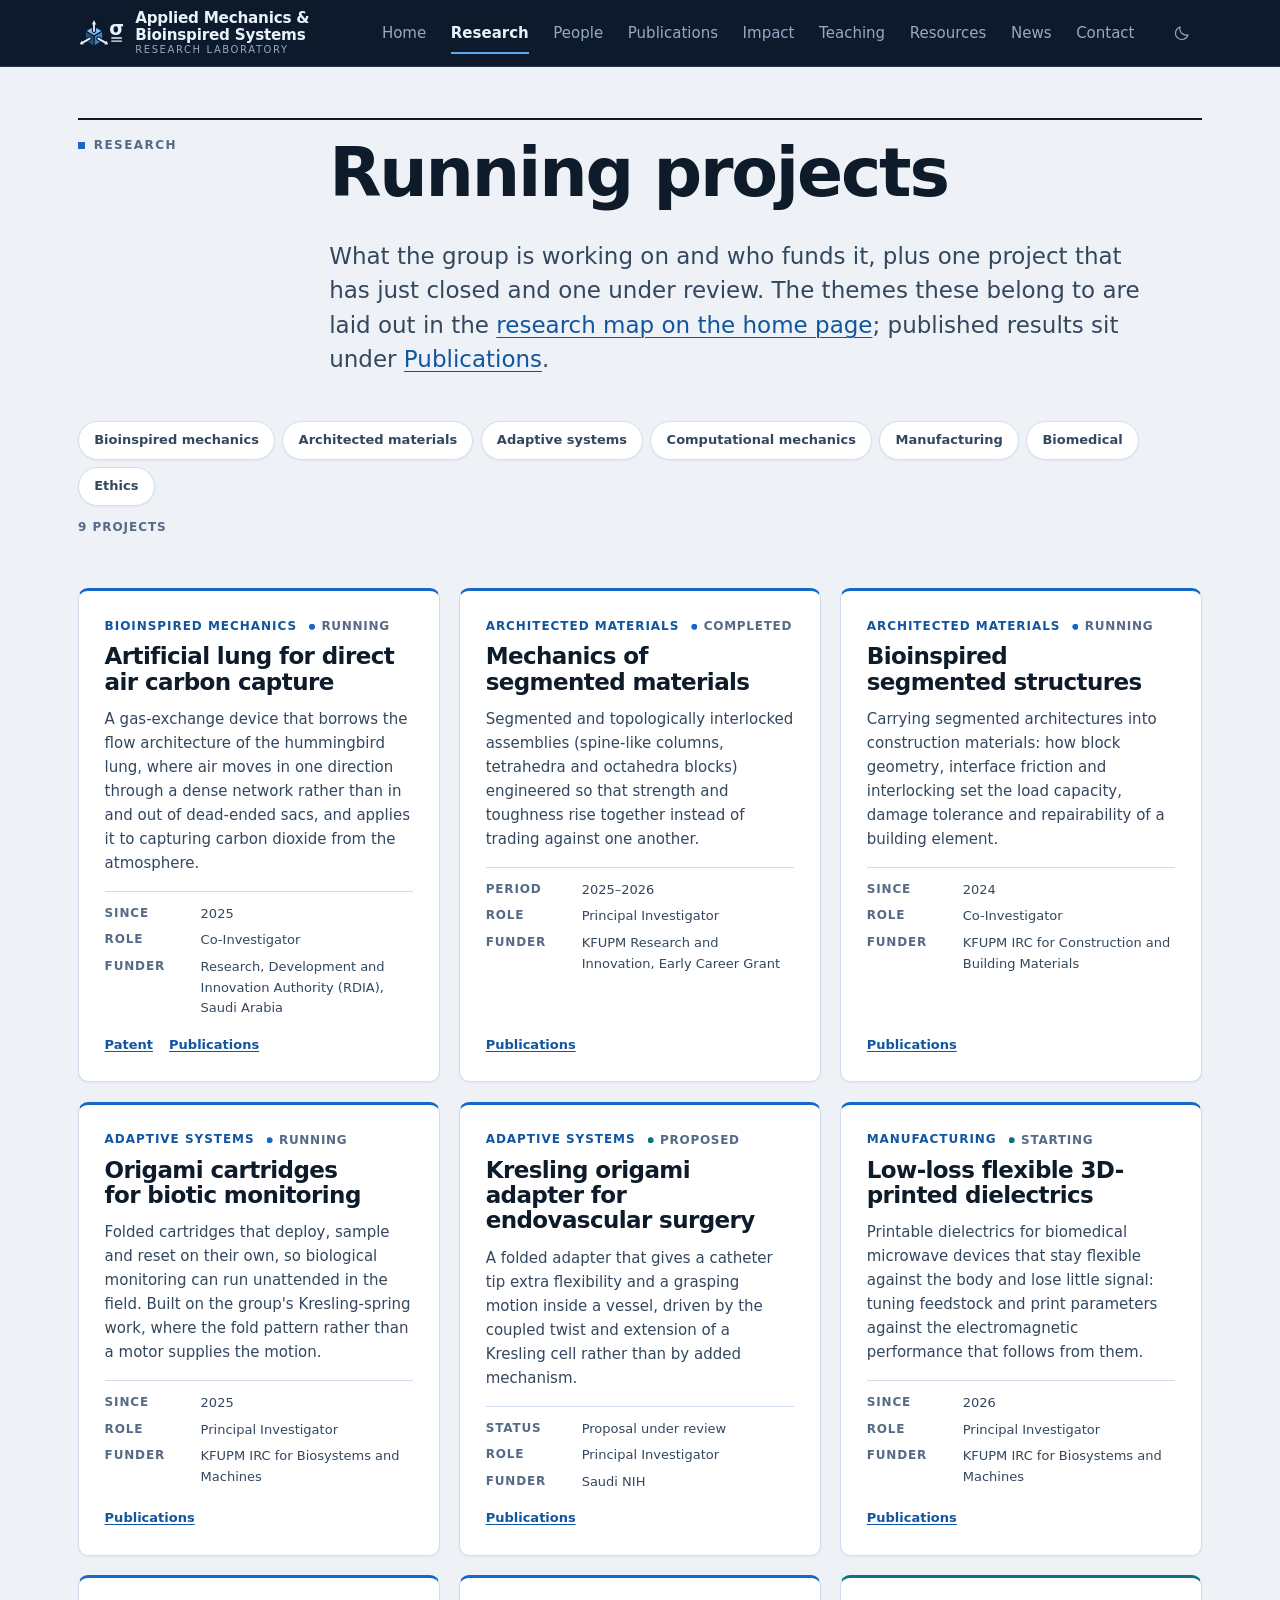
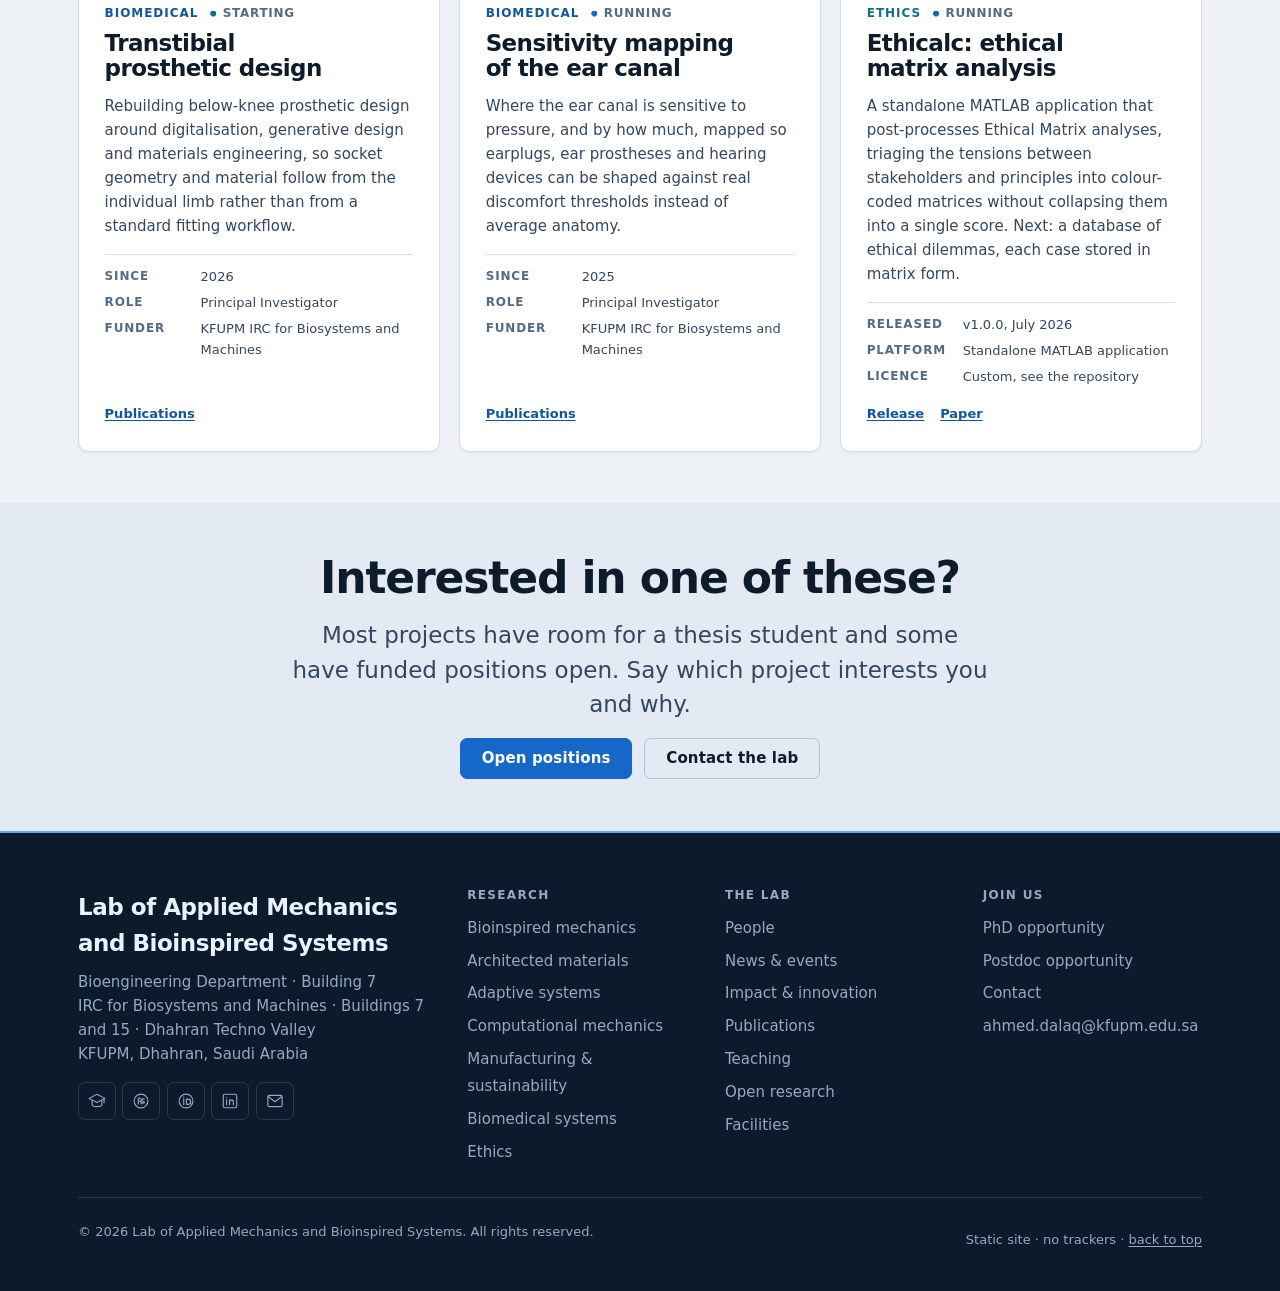
<file: research.html>
<!DOCTYPE html>
<html lang="en" class="no-js">
<head>
<meta charset="utf-8">
<meta name="viewport" content="width=device-width, initial-scale=1">
<title>Running projects - Lab of Applied Mechanics and Bioinspired Systems</title>
<meta name="description" content="The projects the group is running now, across bioinspired mechanics, architected materials, adaptive systems, computation, manufacturing and biomedical engineering.">
<meta name="author" content="Lab of Applied Mechanics and Bioinspired Systems">
<meta name="color-scheme" content="light dark">

<!-- REPLACE: set your published address, e.g. https://your-user.github.io/lab-website/ -->
<meta property="og:type" content="website">
<meta property="og:title" content="Running projects - Lab of Applied Mechanics and Bioinspired Systems">
<meta property="og:description" content="The projects the group is running now, across bioinspired mechanics, architected materials, adaptive systems, computation, manufacturing and biomedical engineering.">
<!-- REPLACE: add a 1200x630 png at assets/images/social-card.png and uncomment
<meta property="og:image" content="assets/images/social-card.png">
-->

<link rel="icon" href="assets/icons/favicon.svg" type="image/svg+xml">
<link rel="stylesheet" href="css/style.css">

<script>
  /* Applies the stored theme before first paint so the page never flashes. */
  (function () {
    try {
      var stored = localStorage.getItem('lambs-theme');
      if (stored) document.documentElement.setAttribute('data-theme', stored);
    } catch (e) { /* storage blocked: fall back to the system preference */ }
    document.documentElement.classList.remove('no-js');

    /* Only hide the scroll-reveal elements when this script is alive AND the
       browser can observe them. If either is false they simply stay visible,
       so a failed observer can never leave content invisible. */
    if ('IntersectionObserver' in window &&
        !window.matchMedia('(prefers-reduced-motion: reduce)').matches) {
      document.documentElement.classList.add('js-reveal');
    }
  })();
</script>
</head>
<body>

<a class="skip-link" href="#main">Skip to main content</a>

<!-- ==========================================================================
     ICON SPRITE: every icon used on the site, defined once, inlined so the
     pages also work when opened directly from disk (file://).
     ========================================================================== -->
<svg class="visually-hidden" aria-hidden="true" focusable="false" xmlns="http://www.w3.org/2000/svg">
  <symbol id="i-menu" viewBox="0 0 24 24"><path d="M3 6h18M3 12h18M3 18h18"/></symbol>
  <symbol id="i-close" viewBox="0 0 24 24"><path d="M5 5l14 14M19 5L5 19"/></symbol>
  <symbol id="i-sun" viewBox="0 0 24 24"><circle cx="12" cy="12" r="4.2"/><path d="M12 2.5v2.2M12 19.3v2.2M2.5 12h2.2M19.3 12h2.2M5.2 5.2l1.6 1.6M17.2 17.2l1.6 1.6M18.8 5.2l-1.6 1.6M6.8 17.2l-1.6 1.6"/></symbol>
  <symbol id="i-moon" viewBox="0 0 24 24"><path d="M20 14.5A8.5 8.5 0 0 1 9.5 4a8.5 8.5 0 1 0 10.5 10.5z"/></symbol>
  <symbol id="i-plus" viewBox="0 0 24 24"><path d="M12 5v14M5 12h14"/></symbol>
  <symbol id="i-mail" viewBox="0 0 24 24"><rect x="2.5" y="4.5" width="19" height="15" rx="2"/><path d="M3 6l9 7 9-7"/></symbol>
  <symbol id="i-scholar" viewBox="0 0 24 24"><path d="M12 3L1.5 8.5 12 14l10.5-5.5L12 3z"/><path d="M5.5 11v5.2c0 2 3.3 3.3 6.5 3.3s6.5-1.3 6.5-3.3V11"/><path d="M21.4 9.2v5"/></symbol>
  <symbol id="i-orcid" viewBox="0 0 24 24"><circle cx="12" cy="12" r="9.2"/><path d="M9 9.5v7"/><circle cx="9" cy="7" r="0.9" fill="currentColor" stroke="none"/><path d="M12.6 16.5v-7h2.1a3.5 3.5 0 0 1 0 7h-2.1z"/></symbol>
  <symbol id="i-rg" viewBox="0 0 24 24"><circle cx="12" cy="12" r="9.2"/><path d="M8.4 16V8.4h2.3a2 2 0 0 1 0 4H8.4M10.7 12.4L13 16"/><path d="M16.2 9.4a2 2 0 0 0-2.9 1.7v1.8a2 2 0 0 0 2.9 1.7v-2h-1"/></symbol>
  <symbol id="i-linkedin" viewBox="0 0 24 24"><rect x="3" y="3" width="18" height="18" rx="2.5"/><path d="M7.5 10.5V17M7.5 7.4v.1M11.4 17v-6.5M11.4 13.2c0-1.6 1-2.7 2.5-2.7s2.6 1 2.6 2.9V17"/></symbol>
  <symbol id="i-github" viewBox="0 0 24 24"><path fill="currentColor" stroke="none" d="M12 .5C5.73.5.5 5.73.5 12c0 5.08 3.29 9.39 7.86 10.91.58.11.79-.25.79-.56 0-.28-.01-1.02-.02-2-3.2.7-3.88-1.54-3.88-1.54-.52-1.33-1.28-1.69-1.28-1.69-1.05-.72.08-.7.08-.7 1.16.08 1.77 1.19 1.77 1.19 1.03 1.77 2.7 1.26 3.36.96.1-.75.4-1.26.73-1.55-2.55-.29-5.24-1.28-5.24-5.69 0-1.26.45-2.29 1.19-3.1-.12-.29-.52-1.46.11-3.05 0 0 .97-.31 3.18 1.18a11.1 11.1 0 0 1 5.8 0c2.2-1.49 3.17-1.18 3.17-1.18.63 1.59.23 2.76.12 3.05.74.81 1.19 1.84 1.19 3.1 0 4.42-2.7 5.39-5.26 5.68.41.36.78 1.06.78 2.14 0 1.55-.01 2.8-.01 3.18 0 .31.21.68.8.56A11.51 11.51 0 0 0 23.5 12C23.5 5.73 18.27.5 12 .5z"/></symbol>
  <symbol id="i-file" viewBox="0 0 24 24"><path d="M14 3H7a2 2 0 0 0-2 2v14a2 2 0 0 0 2 2h10a2 2 0 0 0 2-2V8z"/><path d="M14 3v5h5M9 13h6M9 17h4"/></symbol>
  <symbol id="i-code" viewBox="0 0 24 24"><path d="M9 7l-5 5 5 5M15 7l5 5-5 5"/></symbol>
  <symbol id="i-book" viewBox="0 0 24 24"><path d="M4 4.5A1.5 1.5 0 0 1 5.5 3H19v18H5.5A1.5 1.5 0 0 1 4 19.5z"/><path d="M8 3v18M19 17H5.5"/></symbol>
  <symbol id="i-data" viewBox="0 0 24 24"><ellipse cx="12" cy="6" rx="8" ry="3"/><path d="M4 6v12c0 1.7 3.6 3 8 3s8-1.3 8-3V6M4 12c0 1.7 3.6 3 8 3s8-1.3 8-3"/></symbol>
  <symbol id="i-pin" viewBox="0 0 24 24"><path d="M12 21s7-6.3 7-11a7 7 0 1 0-14 0c0 4.7 7 11 7 11z"/><circle cx="12" cy="10" r="2.6"/></symbol>
  <symbol id="i-external" viewBox="0 0 24 24"><path d="M14 4h6v6M20 4l-9 9"/><path d="M18 14v5a1.8 1.8 0 0 1-1.8 1.8H5A1.8 1.8 0 0 1 3.2 19V7.8A1.8 1.8 0 0 1 5 6h5"/></symbol>
</svg>

<!-- ==========================================================================
     HEADER / NAVIGATION
     The same markup appears on every page. If you add a page, add a <li> here
     and copy it into the other HTML files.
     ========================================================================== -->
<header class="site-header">
  <div class="container">
    <nav class="nav" aria-label="Primary">

      <a class="brand" href="index.html">
        <!-- Lab mark: a cubic stress element with the second-order tensor
             symbol. Same geometry as assets/icons/favicon.svg, scaled 1.62 and
             without the rounded plate, since the header band is already navy.
             Colours live in css/style.css under .brand__mark. -->
        <svg class="brand__mark" viewBox="0 0 46 32" aria-hidden="true">
          <g transform="translate(16 16) scale(1.62) translate(-16 -14.1)">
            <g class="bm-seam">
              <path class="bm-top" d="M16 16 L21.37 12.9 L16 9.8 L10.63 12.9 Z"/>
              <path class="bm-right" d="M16 16 L21.37 12.9 L21.37 19.1 L16 22.2 Z"/>
              <path class="bm-left" d="M16 16 L10.63 12.9 L10.63 19.1 L16 22.2 Z"/>
            </g>
            <g class="bm-halo">
              <path d="M16 12.9 V8.8"/>
              <polygon points="16,6.0 14.7,8.9 17.3,8.9"/>
              <path d="M18.685 17.55 L23.02 20.05"/>
              <polygon points="24.75,21.05 22.37,21.18 23.67,18.92"/>
              <g transform="translate(32 0) scale(-1 1)">
                <path d="M18.685 17.55 L23.02 20.05"/>
                <polygon points="24.75,21.05 22.37,21.18 23.67,18.92"/>
              </g>
            </g>
            <g class="bm-tr">
              <path d="M16 12.9 V8.8"/>
              <polygon points="16,6.0 14.7,8.9 17.3,8.9"/>
              <path d="M18.685 17.55 L23.02 20.05"/>
              <polygon points="24.75,21.05 22.37,21.18 23.67,18.92"/>
              <g transform="translate(32 0) scale(-1 1)">
                <path d="M18.685 17.55 L23.02 20.05"/>
                <polygon points="24.75,21.05 22.37,21.18 23.67,18.92"/>
              </g>
            </g>
          </g>
          <text class="bm-sym" x="38.6" y="17.6" text-anchor="middle">&#963;</text>
          <path class="bm-bar" d="M33.8 21 H43.4 M33.8 24.2 H43.4"/>
        </svg>
        <span class="brand__text">
          <span class="brand__name">Applied Mechanics &amp; Bioinspired Systems</span>
          <span class="brand__sub">Research Laboratory</span>
        </span>
      </a>

      <ul class="nav__list" id="primary-nav">
        <li><a class="nav__link" data-page="home" href="index.html">Home</a></li>
        <li><a class="nav__link" data-page="research" aria-current="page" href="research.html">Research</a></li>
        <li><a class="nav__link" data-page="people" href="people.html">People</a></li>
        <li><a class="nav__link" data-page="publications" href="publications.html">Publications</a></li>
        <li><a class="nav__link" data-page="impact" href="impact.html">Impact</a></li>
        <li><a class="nav__link" data-page="teaching" href="teaching.html">Teaching</a></li>
        <li><a class="nav__link" data-page="resources" href="resources.html">Resources</a></li>
        <li><a class="nav__link" data-page="news" href="news.html">News</a></li>
        <li><a class="nav__link" data-page="lab" href="lab.html">Contact</a></li>
      </ul>

      <div class="nav__tools">
        <button class="icon-btn theme-toggle" type="button" aria-label="Switch colour theme" aria-pressed="false">
          <svg class="icon icon-moon" aria-hidden="true"><use href="#i-moon"></use></svg>
          <svg class="icon icon-sun" aria-hidden="true"><use href="#i-sun"></use></svg>
        </button>
        <button class="icon-btn nav__toggle" type="button" aria-expanded="false"
                aria-controls="primary-nav" aria-label="Open navigation menu">
          <svg class="icon icon-menu" aria-hidden="true"><use href="#i-menu"></use></svg>
          <svg class="icon icon-close" aria-hidden="true"><use href="#i-close"></use></svg>
        </button>
      </div>

    </nav>
  </div>
</header>

<main id="main">

<section class="section section--tight">
  <div class="container">
    <div class="section__head">
      <p class="eyebrow">Research</p>
      <h1>Running projects</h1>
      <p class="lead">
        What the group is working on and who funds it, plus one project that has just closed and
        one under review. The themes these belong to are laid out in
        the <a href="index.html#ecosystem">research map on the home page</a>; published results sit
        under <a href="publications.html">Publications</a>.
      </p>
    </div>

    <!-- Filter bar. Without JavaScript these are plain anchors and every project
         stays visible; js/projects.js turns them into filters and reacts to a
         theme id in the URL, so research.html#adaptive-systems arrives filtered. -->
    <nav class="filter-bar" aria-label="Show only one research theme" data-project-filter>
      <a href="#bioinspired-mechanics" data-filter="bioinspired-mechanics">Bioinspired mechanics</a>
      <a href="#architected-materials" data-filter="architected-materials">Architected materials</a>
      <a href="#adaptive-systems" data-filter="adaptive-systems">Adaptive systems</a>
      <a href="#computational-mechanics" data-filter="computational-mechanics">Computational mechanics</a>
      <a href="#manufacturing-sustainability" data-filter="manufacturing-sustainability">Manufacturing</a>
      <a href="#biomedical-systems" data-filter="biomedical-systems">Biomedical</a>
      <a href="#ethics" data-filter="ethics">Ethics</a>
    </nav>
    <p class="filter-count" data-project-count aria-live="polite"></p>
  </div>
</section>

<!-- ==========================================================================
     RUNNING PROJECTS
     Every project below is real. To add one,
     duplicate an rp article block. Two things matter:
       data-theme   one of the pillar ids used by the mind map and by the filter
       the dl rows  keep the labels, replace the values
     ========================================================================== -->
<section class="section section--tight section--flush" aria-label="Running projects">
  <div class="container">
    <div class="grid grid--2" data-project-list>

      <!-- PROJECT FIGURE TEMPLATE. To give a card a figure from one of your papers,
           paste this as the first child of its article, save the image as
           assets/images/ plus the card id plus .jpg (rp-lung.jpg for the first
           card), keep the name lowercase, and fill in the citation. For a
           photograph instead of a plot, add the photo modifier described in
           css/style.css section 21.

      <figure class="rp__figure">
        <img src="assets/images/rp-lung.jpg" alt="What the figure shows, in one sentence"
             width="1200" height="750" loading="lazy">
        <figcaption>Figure adapted from Author et al., Journal (Year).
          <a href="https://doi.org/..." target="_blank" rel="noopener">DOI</a></figcaption>
      </figure>
      -->

      <article class="rp" data-theme="bioinspired-mechanics" id="rp-lung">
        <p class="rp__meta"><span class="rp__theme">Bioinspired mechanics</span><span class="rp__status">Running</span></p>
        <h2 class="rp__title">Artificial lung for direct air carbon capture</h2>
        <p class="rp__aim">
          A gas-exchange device that borrows the flow architecture of the hummingbird lung, where air
          moves in one direction through a dense network rather than in and out of dead-ended sacs,
          and applies it to capturing carbon dioxide from the atmosphere.
        </p>
        <dl class="rp__facts">
          <div><dt>Since</dt><dd>2025</dd></div>
          <div><dt>Role</dt><dd>Co-Investigator</dd></div>
          <div><dt>Funder</dt><dd>Research, Development and Innovation Authority (RDIA), Saudi Arabia</dd></div>
        </dl>
        <p class="rp__links">
          <a href="impact.html#patents">Patent</a>
          <a href="publications.html?theme=bioinspired-mechanics">Publications</a>
        </p>
      </article>

      <article class="rp" data-theme="architected-materials" id="rp-segmented">
        <p class="rp__meta"><span class="rp__theme">Architected materials</span><span class="rp__status">Completed</span></p>
        <h2 class="rp__title">Mechanics of segmented materials</h2>
        <p class="rp__aim">
          Segmented and topologically interlocked assemblies (spine-like columns, tetrahedra and
          octahedra blocks) engineered so that strength and toughness rise together instead of
          trading against one another.
        </p>
        <dl class="rp__facts">
          <div><dt>Period</dt><dd>2025&ndash;2026</dd></div>
          <div><dt>Role</dt><dd>Principal Investigator</dd></div>
          <div><dt>Funder</dt><dd>KFUPM Research and Innovation, Early Career Grant</dd></div>
        </dl>
        <p class="rp__links">
          <a href="publications.html?theme=architected-materials">Publications</a>
        </p>
      </article>

      <article class="rp" data-theme="architected-materials" id="rp-bioinspired-segmented">
        <p class="rp__meta"><span class="rp__theme">Architected materials</span><span class="rp__status">Running</span></p>
        <h2 class="rp__title">Bioinspired segmented structures</h2>
        <p class="rp__aim">
          Carrying segmented architectures into construction materials: how block geometry, interface
          friction and interlocking set the load capacity, damage tolerance and repairability of a
          building element.
        </p>
        <dl class="rp__facts">
          <div><dt>Since</dt><dd>2024</dd></div>
          <div><dt>Role</dt><dd>Co-Investigator</dd></div>
          <div><dt>Funder</dt><dd>KFUPM IRC for Construction and Building Materials</dd></div>
        </dl>
        <p class="rp__links">
          <a href="publications.html?theme=architected-materials">Publications</a>
        </p>
      </article>

      <article class="rp" data-theme="adaptive-systems" id="rp-cartridge">
        <p class="rp__meta"><span class="rp__theme">Adaptive systems</span><span class="rp__status">Running</span></p>
        <h2 class="rp__title">Origami cartridges for biotic monitoring</h2>
        <p class="rp__aim">
          Folded cartridges that deploy, sample and reset on their own, so biological monitoring can
          run unattended in the field. Built on the group's Kresling-spring work, where the fold
          pattern rather than a motor supplies the motion.
        </p>
        <dl class="rp__facts">
          <div><dt>Since</dt><dd>2025</dd></div>
          <div><dt>Role</dt><dd>Principal Investigator</dd></div>
          <div><dt>Funder</dt><dd>KFUPM IRC for Biosystems and Machines</dd></div>
        </dl>
        <p class="rp__links">
          <a href="publications.html?theme=adaptive-systems">Publications</a>
        </p>
      </article>

      <article class="rp" data-theme="adaptive-systems" id="rp-kresling-adapter">
        <p class="rp__meta"><span class="rp__theme">Adaptive systems</span><span class="rp__status rp__status--new">Proposed</span></p>
        <h2 class="rp__title">Kresling origami adapter for endovascular surgery</h2>
        <p class="rp__aim">
          A folded adapter that gives a catheter tip extra flexibility and a grasping motion inside a
          vessel, driven by the coupled twist and extension of a Kresling cell rather than by added
          mechanism.
        </p>
        <dl class="rp__facts">
          <div><dt>Status</dt><dd>Proposal under review</dd></div>
          <div><dt>Role</dt><dd>Principal Investigator</dd></div>
          <div><dt>Funder</dt><dd>Saudi NIH</dd></div>
        </dl>
        <p class="rp__links">
          <a href="publications.html?theme=adaptive-systems">Publications</a>
        </p>
      </article>

      <article class="rp" data-theme="manufacturing-sustainability" id="rp-dielectric">
        <p class="rp__meta"><span class="rp__theme">Manufacturing</span><span class="rp__status rp__status--new">Starting</span></p>
        <h2 class="rp__title">Low-loss flexible 3D-printed dielectrics</h2>
        <p class="rp__aim">
          Printable dielectrics for biomedical microwave devices that stay flexible against the body
          and lose little signal: tuning feedstock and print parameters against the electromagnetic
          performance that follows from them.
        </p>
        <dl class="rp__facts">
          <div><dt>Since</dt><dd>2026</dd></div>
          <div><dt>Role</dt><dd>Principal Investigator</dd></div>
          <div><dt>Funder</dt><dd>KFUPM IRC for Biosystems and Machines</dd></div>
        </dl>
        <p class="rp__links">
          <a href="publications.html?theme=manufacturing-sustainability">Publications</a>
        </p>
      </article>

      <article class="rp" data-theme="biomedical-systems" id="rp-prosthetic">
        <p class="rp__meta"><span class="rp__theme">Biomedical</span><span class="rp__status rp__status--new">Starting</span></p>
        <h2 class="rp__title">Transtibial prosthetic design</h2>
        <p class="rp__aim">
          Rebuilding below-knee prosthetic design around digitalisation, generative design and
          materials engineering, so socket geometry and material follow from the individual limb
          rather than from a standard fitting workflow.
        </p>
        <dl class="rp__facts">
          <div><dt>Since</dt><dd>2026</dd></div>
          <div><dt>Role</dt><dd>Principal Investigator</dd></div>
          <div><dt>Funder</dt><dd>KFUPM IRC for Biosystems and Machines</dd></div>
        </dl>
        <p class="rp__links">
          <a href="publications.html?theme=biomedical-systems">Publications</a>
        </p>
      </article>

      <article class="rp" data-theme="biomedical-systems" id="rp-earcanal">
        <p class="rp__meta"><span class="rp__theme">Biomedical</span><span class="rp__status">Running</span></p>
        <h2 class="rp__title">Sensitivity mapping of the ear canal</h2>
        <p class="rp__aim">
          Where the ear canal is sensitive to pressure, and by how much, mapped so earplugs, ear
          prostheses and hearing devices can be shaped against real discomfort thresholds instead of
          average anatomy.
        </p>
        <dl class="rp__facts">
          <div><dt>Since</dt><dd>2025</dd></div>
          <div><dt>Role</dt><dd>Principal Investigator</dd></div>
          <div><dt>Funder</dt><dd>KFUPM IRC for Biosystems and Machines</dd></div>
        </dl>
        <p class="rp__links">
          <a href="publications.html?theme=biomedical-systems">Publications</a>
        </p>
      </article>

      <article class="rp rp--alt" data-theme="ethics" id="rp-ethicalc">
        <p class="rp__meta"><span class="rp__theme rp__theme--alt">Ethics</span><span class="rp__status">Running</span></p>
        <h2 class="rp__title">Ethicalc: ethical matrix analysis</h2>
        <p class="rp__aim">
          A standalone MATLAB application that post-processes Ethical Matrix analyses, triaging the
          tensions between stakeholders and principles into colour-coded matrices without collapsing
          them into a single score. Next: a database of ethical dilemmas, each case stored in matrix
          form.
        </p>
        <dl class="rp__facts">
          <div><dt>Released</dt><dd>v1.0.0, July 2026</dd></div>
          <div><dt>Platform</dt><dd>Standalone MATLAB application</dd></div>
          <div><dt>Licence</dt><dd>Custom, see the repository</dd></div>
        </dl>
        <p class="rp__links">
          <a href="https://github.com/AS1347D/Ethicalc/releases/tag/v1.0.0" target="_blank" rel="noopener">Release</a>
          <a href="https://doi.org/10.1007/s10806-026-09986-4" target="_blank" rel="noopener">Paper</a>
        </p>
      </article>

    </div>

    <p class="empty-state" data-project-empty hidden>
      No running project in this theme at the moment.
      <a href="research.html" data-project-clear>Show every project</a>
    </p>
  </div>
</section>

<section class="section section--tight section--alt">
  <div class="container container--narrow center">
    <h2>Interested in one of these?</h2>
    <p class="lead">
      Most projects have room for a thesis student and some have funded positions open. Say which
      project interests you and why.
    </p>
    <div class="actions" style="justify-content:center">
      <a class="btn btn--primary" href="people.html#join">Open positions</a>
      <a class="btn btn--ghost" href="lab.html#contact">Contact the lab</a>
    </div>
  </div>
</section>
</main>

<!-- ==========================================================================
     FOOTER: identical on every page.
     Institution, address and profile URLs are set. Only the GitHub URL is still a placeholder.
     ========================================================================== -->
<footer class="site-footer">
  <div class="container">
    <div class="footer__grid">

      <div>
        <p class="footer__name">Lab of Applied Mechanics and Bioinspired Systems</p>
        <p class="footer__meta">

          Bioengineering Department &middot; Building 7<br>
          IRC for Biosystems and Machines &middot; Buildings 7 and 15 &middot; Dhahran Techno Valley<br>
          KFUPM, Dhahran, Saudi Arabia
        </p>
        <ul class="social">
          <li><a href="https://scholar.google.com/citations?user=P7IoxboAAAAJ" target="_blank" rel="noopener" aria-label="Google Scholar profile"><svg class="icon" aria-hidden="true"><use href="#i-scholar"></use></svg></a></li>
          <li><a href="https://www.researchgate.net/profile/Ahmed-Dalaq" target="_blank" rel="noopener" aria-label="ResearchGate profile"><svg class="icon" aria-hidden="true"><use href="#i-rg"></use></svg></a></li>
          <li><a href="https://orcid.org/0000-0002-3070-4215" target="_blank" rel="noopener" aria-label="ORCID record"><svg class="icon" aria-hidden="true"><use href="#i-orcid"></use></svg></a></li>
          <li><a href="https://www.linkedin.com/in/ahmeddalaq" target="_blank" rel="noopener" aria-label="LinkedIn profile"><svg class="icon" aria-hidden="true"><use href="#i-linkedin"></use></svg></a></li>
          <li><a href="mailto:ahmed.dalaq@kfupm.edu.sa" aria-label="Email the lab"><svg class="icon" aria-hidden="true"><use href="#i-mail"></use></svg></a></li>
        </ul>
      </div>

      <div class="footer__col">
        <h2>Research</h2>
        <ul>
          <li><a href="research.html#bioinspired-mechanics">Bioinspired mechanics</a></li>
          <li><a href="research.html#architected-materials">Architected materials</a></li>
          <li><a href="research.html#adaptive-systems">Adaptive systems</a></li>
          <li><a href="research.html#computational-mechanics">Computational mechanics</a></li>
          <li><a href="research.html#manufacturing-sustainability">Manufacturing &amp; sustainability</a></li>
          <li><a href="research.html#biomedical-systems">Biomedical systems</a></li>
          <li><a href="research.html#ethics">Ethics</a></li>
        </ul>
      </div>

      <div class="footer__col">
        <h2>The lab</h2>
        <ul>
          <li><a href="people.html">People</a></li>
          <li><a href="news.html">News &amp; events</a></li>
          <li><a href="impact.html">Impact &amp; innovation</a></li>
          <li><a href="publications.html">Publications</a></li>
          <li><a href="teaching.html">Teaching</a></li>
          <li><a href="resources.html">Open research</a></li>
          <li><a href="lab.html">Facilities</a></li>
        </ul>
      </div>

      <div class="footer__col">
        <h2>Join us</h2>
        <ul>
          <li><a href="people.html#phd">PhD opportunity</a></li>
          <li><a href="people.html#postdoc">Postdoc opportunity</a></li>
          <li><a href="lab.html#contact">Contact</a></li>
          <li><a href="mailto:ahmed.dalaq@kfupm.edu.sa">ahmed.dalaq@kfupm.edu.sa</a></li>
        </ul>
      </div>

    </div>

    <div class="footer__bottom">
      <p>&copy; <span data-year>2026</span> Lab of Applied Mechanics and Bioinspired Systems. All rights reserved.</p>
      <p>Static site &middot; no trackers &middot; <a href="#main">back to top</a></p>
    </div>
  </div>
</footer>

<script src="js/main.js"></script>
<script src="js/projects.js"></script>
</body>
</html>
</file>
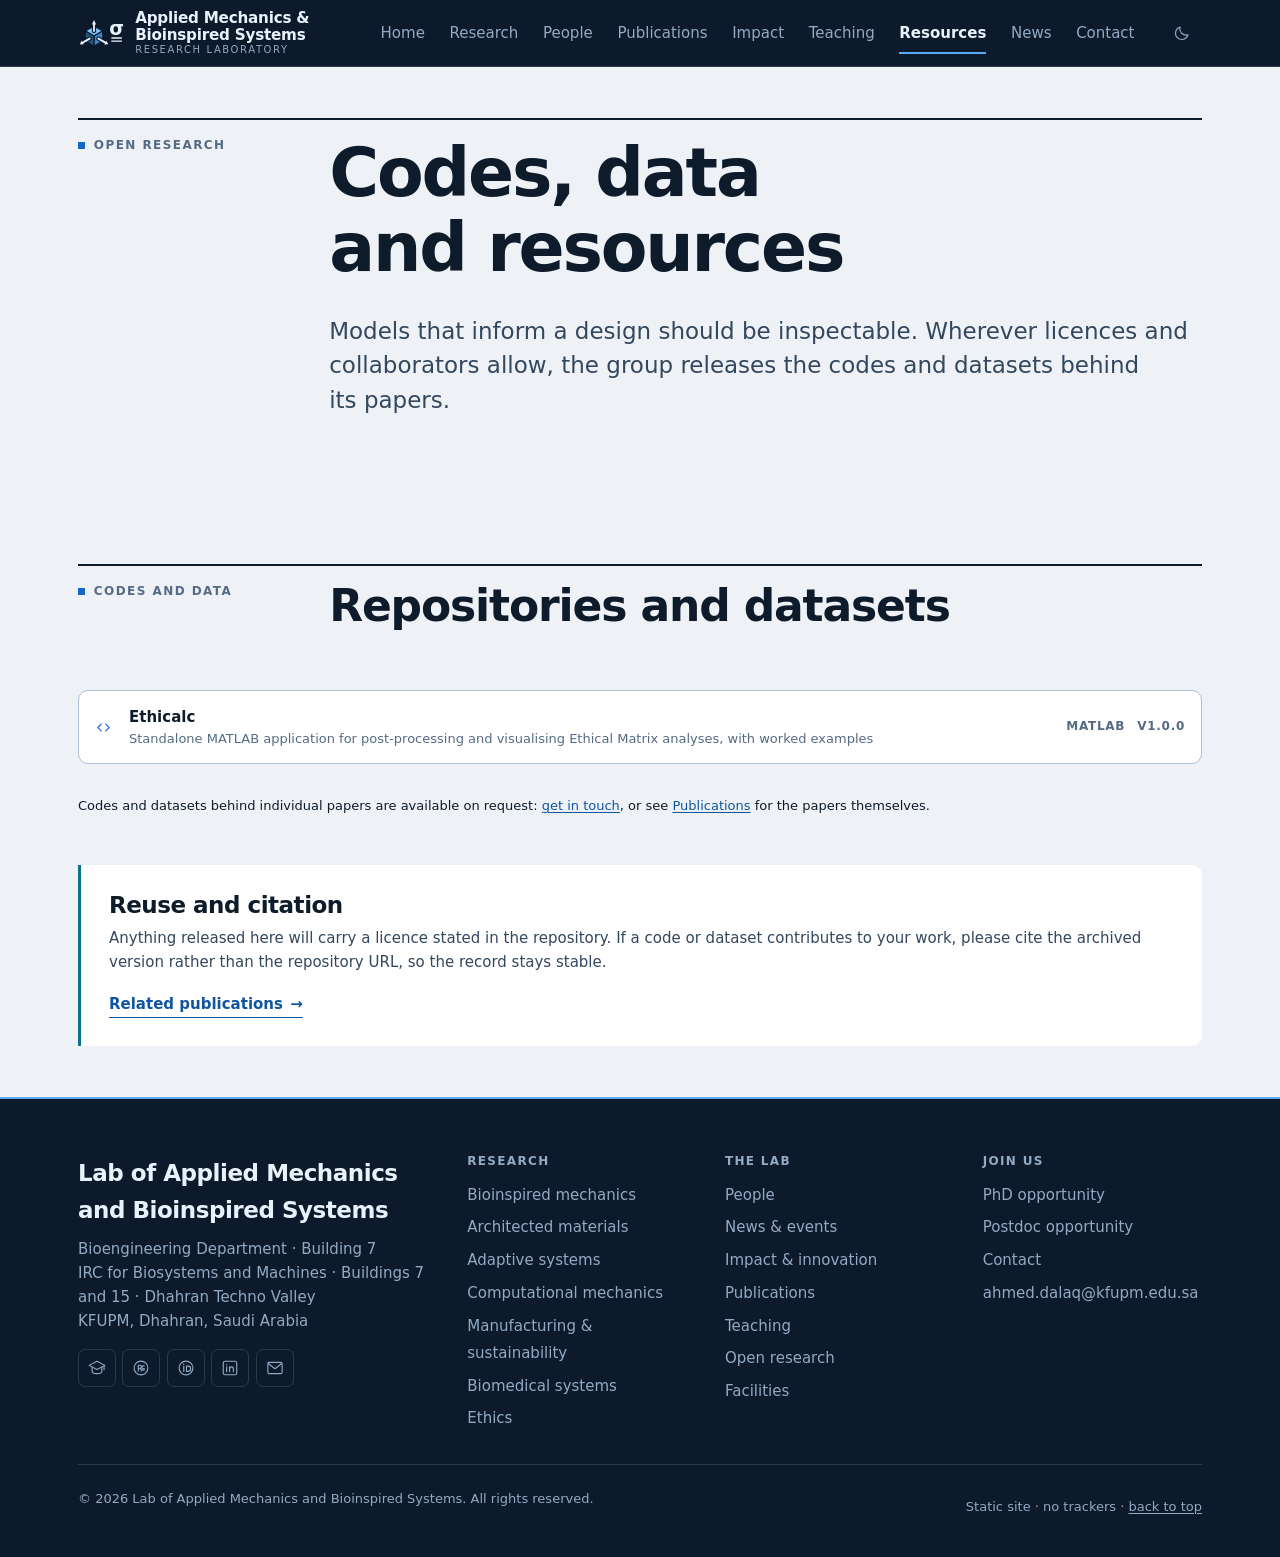
<file: resources.html>
<!DOCTYPE html>
<html lang="en" class="no-js">
<head>
<meta charset="utf-8">
<meta name="viewport" content="width=device-width, initial-scale=1">
<title>Codes, data and open research - Lab of Applied Mechanics and Bioinspired Systems</title>
<meta name="description" content="Codes, datasets and research material released by the group, with how to cite them.">
<meta name="author" content="Lab of Applied Mechanics and Bioinspired Systems">
<meta name="color-scheme" content="light dark">

<!-- REPLACE: set your published address, e.g. https://your-user.github.io/lab-website/ -->
<meta property="og:type" content="website">
<meta property="og:title" content="Codes, data and open research - Lab of Applied Mechanics and Bioinspired Systems">
<meta property="og:description" content="Codes, datasets and research material released by the group, with how to cite them.">
<!-- REPLACE: add a 1200x630 png at assets/images/social-card.png and uncomment
<meta property="og:image" content="assets/images/social-card.png">
-->

<link rel="icon" href="assets/icons/favicon.svg" type="image/svg+xml">
<link rel="stylesheet" href="css/style.css">

<script>
  /* Applies the stored theme before first paint so the page never flashes. */
  (function () {
    try {
      var stored = localStorage.getItem('lambs-theme');
      if (stored) document.documentElement.setAttribute('data-theme', stored);
    } catch (e) { /* storage blocked: fall back to the system preference */ }
    document.documentElement.classList.remove('no-js');

    /* Only hide the scroll-reveal elements when this script is alive AND the
       browser can observe them. If either is false they simply stay visible,
       so a failed observer can never leave content invisible. */
    if ('IntersectionObserver' in window &&
        !window.matchMedia('(prefers-reduced-motion: reduce)').matches) {
      document.documentElement.classList.add('js-reveal');
    }
  })();
</script>
</head>
<body>

<a class="skip-link" href="#main">Skip to main content</a>

<!-- ==========================================================================
     ICON SPRITE: every icon used on the site, defined once, inlined so the
     pages also work when opened directly from disk (file://).
     ========================================================================== -->
<svg class="visually-hidden" aria-hidden="true" focusable="false" xmlns="http://www.w3.org/2000/svg">
  <symbol id="i-menu" viewBox="0 0 24 24"><path d="M3 6h18M3 12h18M3 18h18"/></symbol>
  <symbol id="i-close" viewBox="0 0 24 24"><path d="M5 5l14 14M19 5L5 19"/></symbol>
  <symbol id="i-sun" viewBox="0 0 24 24"><circle cx="12" cy="12" r="4.2"/><path d="M12 2.5v2.2M12 19.3v2.2M2.5 12h2.2M19.3 12h2.2M5.2 5.2l1.6 1.6M17.2 17.2l1.6 1.6M18.8 5.2l-1.6 1.6M6.8 17.2l-1.6 1.6"/></symbol>
  <symbol id="i-moon" viewBox="0 0 24 24"><path d="M20 14.5A8.5 8.5 0 0 1 9.5 4a8.5 8.5 0 1 0 10.5 10.5z"/></symbol>
  <symbol id="i-plus" viewBox="0 0 24 24"><path d="M12 5v14M5 12h14"/></symbol>
  <symbol id="i-mail" viewBox="0 0 24 24"><rect x="2.5" y="4.5" width="19" height="15" rx="2"/><path d="M3 6l9 7 9-7"/></symbol>
  <symbol id="i-scholar" viewBox="0 0 24 24"><path d="M12 3L1.5 8.5 12 14l10.5-5.5L12 3z"/><path d="M5.5 11v5.2c0 2 3.3 3.3 6.5 3.3s6.5-1.3 6.5-3.3V11"/><path d="M21.4 9.2v5"/></symbol>
  <symbol id="i-orcid" viewBox="0 0 24 24"><circle cx="12" cy="12" r="9.2"/><path d="M9 9.5v7"/><circle cx="9" cy="7" r="0.9" fill="currentColor" stroke="none"/><path d="M12.6 16.5v-7h2.1a3.5 3.5 0 0 1 0 7h-2.1z"/></symbol>
  <symbol id="i-rg" viewBox="0 0 24 24"><circle cx="12" cy="12" r="9.2"/><path d="M8.4 16V8.4h2.3a2 2 0 0 1 0 4H8.4M10.7 12.4L13 16"/><path d="M16.2 9.4a2 2 0 0 0-2.9 1.7v1.8a2 2 0 0 0 2.9 1.7v-2h-1"/></symbol>
  <symbol id="i-linkedin" viewBox="0 0 24 24"><rect x="3" y="3" width="18" height="18" rx="2.5"/><path d="M7.5 10.5V17M7.5 7.4v.1M11.4 17v-6.5M11.4 13.2c0-1.6 1-2.7 2.5-2.7s2.6 1 2.6 2.9V17"/></symbol>
  <symbol id="i-github" viewBox="0 0 24 24"><path fill="currentColor" stroke="none" d="M12 .5C5.73.5.5 5.73.5 12c0 5.08 3.29 9.39 7.86 10.91.58.11.79-.25.79-.56 0-.28-.01-1.02-.02-2-3.2.7-3.88-1.54-3.88-1.54-.52-1.33-1.28-1.69-1.28-1.69-1.05-.72.08-.7.08-.7 1.16.08 1.77 1.19 1.77 1.19 1.03 1.77 2.7 1.26 3.36.96.1-.75.4-1.26.73-1.55-2.55-.29-5.24-1.28-5.24-5.69 0-1.26.45-2.29 1.19-3.1-.12-.29-.52-1.46.11-3.05 0 0 .97-.31 3.18 1.18a11.1 11.1 0 0 1 5.8 0c2.2-1.49 3.17-1.18 3.17-1.18.63 1.59.23 2.76.12 3.05.74.81 1.19 1.84 1.19 3.1 0 4.42-2.7 5.39-5.26 5.68.41.36.78 1.06.78 2.14 0 1.55-.01 2.8-.01 3.18 0 .31.21.68.8.56A11.51 11.51 0 0 0 23.5 12C23.5 5.73 18.27.5 12 .5z"/></symbol>
  <symbol id="i-file" viewBox="0 0 24 24"><path d="M14 3H7a2 2 0 0 0-2 2v14a2 2 0 0 0 2 2h10a2 2 0 0 0 2-2V8z"/><path d="M14 3v5h5M9 13h6M9 17h4"/></symbol>
  <symbol id="i-code" viewBox="0 0 24 24"><path d="M9 7l-5 5 5 5M15 7l5 5-5 5"/></symbol>
  <symbol id="i-book" viewBox="0 0 24 24"><path d="M4 4.5A1.5 1.5 0 0 1 5.5 3H19v18H5.5A1.5 1.5 0 0 1 4 19.5z"/><path d="M8 3v18M19 17H5.5"/></symbol>
  <symbol id="i-data" viewBox="0 0 24 24"><ellipse cx="12" cy="6" rx="8" ry="3"/><path d="M4 6v12c0 1.7 3.6 3 8 3s8-1.3 8-3V6M4 12c0 1.7 3.6 3 8 3s8-1.3 8-3"/></symbol>
  <symbol id="i-pin" viewBox="0 0 24 24"><path d="M12 21s7-6.3 7-11a7 7 0 1 0-14 0c0 4.7 7 11 7 11z"/><circle cx="12" cy="10" r="2.6"/></symbol>
  <symbol id="i-external" viewBox="0 0 24 24"><path d="M14 4h6v6M20 4l-9 9"/><path d="M18 14v5a1.8 1.8 0 0 1-1.8 1.8H5A1.8 1.8 0 0 1 3.2 19V7.8A1.8 1.8 0 0 1 5 6h5"/></symbol>
</svg>

<!-- ==========================================================================
     HEADER / NAVIGATION
     The same markup appears on every page. If you add a page, add a <li> here
     and copy it into the other HTML files.
     ========================================================================== -->
<header class="site-header">
  <div class="container">
    <nav class="nav" aria-label="Primary">

      <a class="brand" href="index.html">
        <!-- Lab mark: a cubic stress element with the second-order tensor
             symbol. Same geometry as assets/icons/favicon.svg, scaled 1.62 and
             without the rounded plate, since the header band is already navy.
             Colours live in css/style.css under .brand__mark. -->
        <svg class="brand__mark" viewBox="0 0 46 32" aria-hidden="true">
          <g transform="translate(16 16) scale(1.62) translate(-16 -14.1)">
            <g class="bm-seam">
              <path class="bm-top" d="M16 16 L21.37 12.9 L16 9.8 L10.63 12.9 Z"/>
              <path class="bm-right" d="M16 16 L21.37 12.9 L21.37 19.1 L16 22.2 Z"/>
              <path class="bm-left" d="M16 16 L10.63 12.9 L10.63 19.1 L16 22.2 Z"/>
            </g>
            <g class="bm-halo">
              <path d="M16 12.9 V8.8"/>
              <polygon points="16,6.0 14.7,8.9 17.3,8.9"/>
              <path d="M18.685 17.55 L23.02 20.05"/>
              <polygon points="24.75,21.05 22.37,21.18 23.67,18.92"/>
              <g transform="translate(32 0) scale(-1 1)">
                <path d="M18.685 17.55 L23.02 20.05"/>
                <polygon points="24.75,21.05 22.37,21.18 23.67,18.92"/>
              </g>
            </g>
            <g class="bm-tr">
              <path d="M16 12.9 V8.8"/>
              <polygon points="16,6.0 14.7,8.9 17.3,8.9"/>
              <path d="M18.685 17.55 L23.02 20.05"/>
              <polygon points="24.75,21.05 22.37,21.18 23.67,18.92"/>
              <g transform="translate(32 0) scale(-1 1)">
                <path d="M18.685 17.55 L23.02 20.05"/>
                <polygon points="24.75,21.05 22.37,21.18 23.67,18.92"/>
              </g>
            </g>
          </g>
          <text class="bm-sym" x="38.6" y="17.6" text-anchor="middle">&#963;</text>
          <path class="bm-bar" d="M33.8 21 H43.4 M33.8 24.2 H43.4"/>
        </svg>
        <span class="brand__text">
          <span class="brand__name">Applied Mechanics &amp; Bioinspired Systems</span>
          <span class="brand__sub">Research Laboratory</span>
        </span>
      </a>

      <ul class="nav__list" id="primary-nav">
        <li><a class="nav__link" data-page="home" href="index.html">Home</a></li>
        <li><a class="nav__link" data-page="research" href="research.html">Research</a></li>
        <li><a class="nav__link" data-page="people" href="people.html">People</a></li>
        <li><a class="nav__link" data-page="publications" href="publications.html">Publications</a></li>
        <li><a class="nav__link" data-page="impact" href="impact.html">Impact</a></li>
        <li><a class="nav__link" data-page="teaching" href="teaching.html">Teaching</a></li>
        <li><a class="nav__link" data-page="resources" aria-current="page" href="resources.html">Resources</a></li>
        <li><a class="nav__link" data-page="news" href="news.html">News</a></li>
        <li><a class="nav__link" data-page="lab" href="lab.html">Contact</a></li>
      </ul>

      <div class="nav__tools">
        <button class="icon-btn theme-toggle" type="button" aria-label="Switch colour theme" aria-pressed="false">
          <svg class="icon icon-moon" aria-hidden="true"><use href="#i-moon"></use></svg>
          <svg class="icon icon-sun" aria-hidden="true"><use href="#i-sun"></use></svg>
        </button>
        <button class="icon-btn nav__toggle" type="button" aria-expanded="false"
                aria-controls="primary-nav" aria-label="Open navigation menu">
          <svg class="icon icon-menu" aria-hidden="true"><use href="#i-menu"></use></svg>
          <svg class="icon icon-close" aria-hidden="true"><use href="#i-close"></use></svg>
        </button>
      </div>

    </nav>
  </div>
</header>

<main id="main">

<section class="section section--tight">
  <div class="container">
    <div class="section__head">
      <p class="eyebrow">Open research</p>
      <h1>Codes, data and resources</h1>
      <p class="lead">
        Models that inform a design should be inspectable. Wherever licences and collaborators
        allow, the group releases the codes and datasets behind its papers.
      </p>
    </div>
  </div>
</section>

<!-- ==========================================================================
     CODE REPOSITORIES
     One repo-row per repository. Template:

    <div class="repo-list">
      <div class="repo-row">
        <svg class="icon" aria-hidden="true"><use href="#i-code"></use></svg>
        <div>
          <span class="repo-row__name"><a href="https://github.com/ORG/REPO" target="_blank" rel="noopener">repo-name</a></span>
          <span class="repo-row__desc">One line on what it does</span>
        </div>
        <div class="repo-row__meta"><span>Python</span><span>MIT</span></div>
      </div>
    </div>
     ========================================================================== -->
<section class="section section--tight" aria-labelledby="codes-title">
  <div class="container">
    <div class="section__head">
      <p class="eyebrow">Codes and data</p>
      <h2 id="codes-title">Repositories and datasets</h2>
    </div>

    <div class="repo-list">
      <div class="repo-row">
        <svg class="icon" aria-hidden="true"><use href="#i-code"></use></svg>
        <div>
          <span class="repo-row__name"><a href="https://github.com/AS1347D/Ethicalc/releases/tag/v1.0.0" target="_blank" rel="noopener">Ethicalc</a></span>
          <span class="repo-row__desc">Standalone MATLAB application for post-processing and visualising Ethical Matrix analyses, with worked examples</span>
        </div>
        <div class="repo-row__meta"><span>MATLAB</span><span>v1.0.0</span></div>
      </div>
    </div>

    <p class="mt-6 small">
      Codes and datasets behind individual papers are available on request:
      <a href="lab.html#contact">get in touch</a>, or see <a href="publications.html">Publications</a>
      for the papers themselves.
    </p>

    <div class="callout mt-7">
      <h3>Reuse and citation</h3>
      <p class="card__text">
        Anything released here will carry a licence stated in the repository. If a code or dataset
        contributes to your work, please cite the archived version rather than the repository URL,
        so the record stays stable.
      </p>
      <p><a class="link-arrow" href="publications.html">Related publications</a></p>
    </div>
  </div>
</section>
</main>

<!-- ==========================================================================
     FOOTER: identical on every page.
     Institution, address and profile URLs are set. Only the GitHub URL is still a placeholder.
     ========================================================================== -->
<footer class="site-footer">
  <div class="container">
    <div class="footer__grid">

      <div>
        <p class="footer__name">Lab of Applied Mechanics and Bioinspired Systems</p>
        <p class="footer__meta">

          Bioengineering Department &middot; Building 7<br>
          IRC for Biosystems and Machines &middot; Buildings 7 and 15 &middot; Dhahran Techno Valley<br>
          KFUPM, Dhahran, Saudi Arabia
        </p>
        <ul class="social">
          <li><a href="https://scholar.google.com/citations?user=P7IoxboAAAAJ" target="_blank" rel="noopener" aria-label="Google Scholar profile"><svg class="icon" aria-hidden="true"><use href="#i-scholar"></use></svg></a></li>
          <li><a href="https://www.researchgate.net/profile/Ahmed-Dalaq" target="_blank" rel="noopener" aria-label="ResearchGate profile"><svg class="icon" aria-hidden="true"><use href="#i-rg"></use></svg></a></li>
          <li><a href="https://orcid.org/0000-0002-3070-4215" target="_blank" rel="noopener" aria-label="ORCID record"><svg class="icon" aria-hidden="true"><use href="#i-orcid"></use></svg></a></li>
          <li><a href="https://www.linkedin.com/in/ahmeddalaq" target="_blank" rel="noopener" aria-label="LinkedIn profile"><svg class="icon" aria-hidden="true"><use href="#i-linkedin"></use></svg></a></li>
          <li><a href="mailto:ahmed.dalaq@kfupm.edu.sa" aria-label="Email the lab"><svg class="icon" aria-hidden="true"><use href="#i-mail"></use></svg></a></li>
        </ul>
      </div>

      <div class="footer__col">
        <h2>Research</h2>
        <ul>
          <li><a href="research.html#bioinspired-mechanics">Bioinspired mechanics</a></li>
          <li><a href="research.html#architected-materials">Architected materials</a></li>
          <li><a href="research.html#adaptive-systems">Adaptive systems</a></li>
          <li><a href="research.html#computational-mechanics">Computational mechanics</a></li>
          <li><a href="research.html#manufacturing-sustainability">Manufacturing &amp; sustainability</a></li>
          <li><a href="research.html#biomedical-systems">Biomedical systems</a></li>
          <li><a href="research.html#ethics">Ethics</a></li>
        </ul>
      </div>

      <div class="footer__col">
        <h2>The lab</h2>
        <ul>
          <li><a href="people.html">People</a></li>
          <li><a href="news.html">News &amp; events</a></li>
          <li><a href="impact.html">Impact &amp; innovation</a></li>
          <li><a href="publications.html">Publications</a></li>
          <li><a href="teaching.html">Teaching</a></li>
          <li><a href="resources.html">Open research</a></li>
          <li><a href="lab.html">Facilities</a></li>
        </ul>
      </div>

      <div class="footer__col">
        <h2>Join us</h2>
        <ul>
          <li><a href="people.html#phd">PhD opportunity</a></li>
          <li><a href="people.html#postdoc">Postdoc opportunity</a></li>
          <li><a href="lab.html#contact">Contact</a></li>
          <li><a href="mailto:ahmed.dalaq@kfupm.edu.sa">ahmed.dalaq@kfupm.edu.sa</a></li>
        </ul>
      </div>

    </div>

    <div class="footer__bottom">
      <p>&copy; <span data-year>2026</span> Lab of Applied Mechanics and Bioinspired Systems. All rights reserved.</p>
      <p>Static site &middot; no trackers &middot; <a href="#main">back to top</a></p>
    </div>
  </div>
</footer>

<script src="js/main.js"></script>

</body>
</html>
</file>
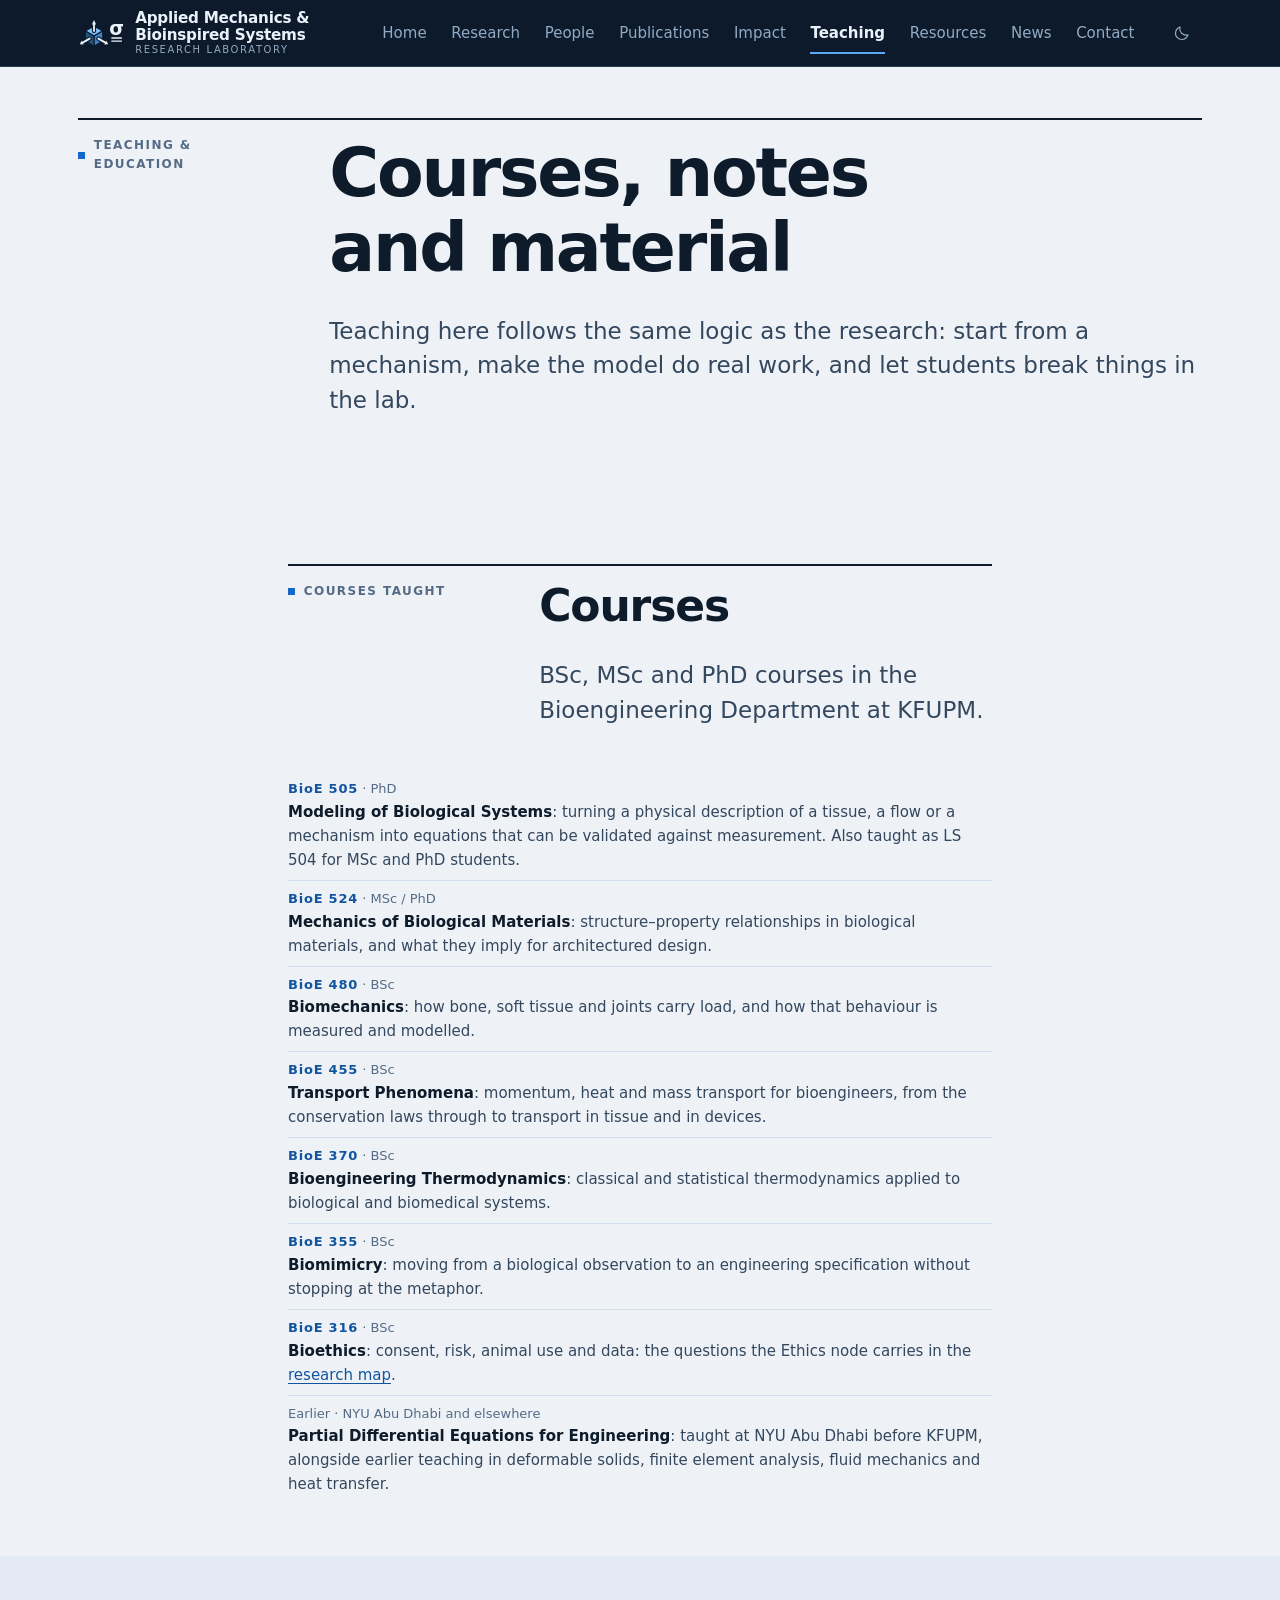
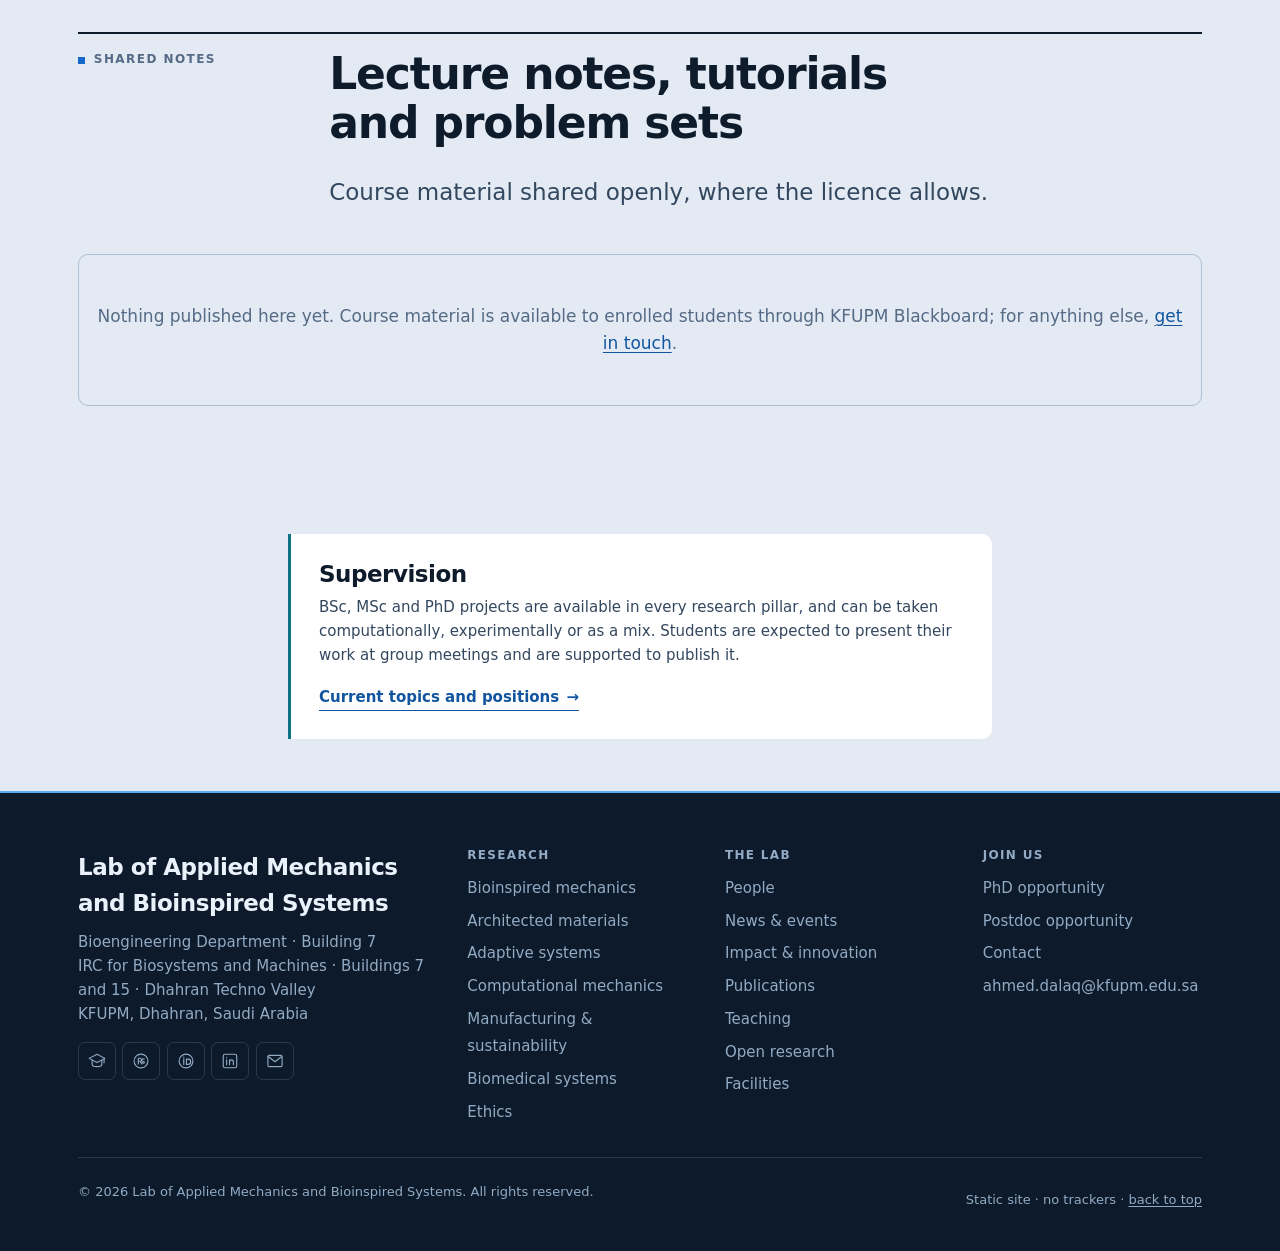
<file: teaching.html>
<!DOCTYPE html>
<html lang="en" class="no-js">
<head>
<meta charset="utf-8">
<meta name="viewport" content="width=device-width, initial-scale=1">
<title>Teaching and education - Lab of Applied Mechanics and Bioinspired Systems</title>
<meta name="description" content="Courses taught at KFUPM from BSc to PhD level, shared course material and student supervision.">
<meta name="author" content="Lab of Applied Mechanics and Bioinspired Systems">
<meta name="color-scheme" content="light dark">

<!-- REPLACE: set your published address, e.g. https://your-user.github.io/lab-website/ -->
<meta property="og:type" content="website">
<meta property="og:title" content="Teaching and education - Lab of Applied Mechanics and Bioinspired Systems">
<meta property="og:description" content="Courses taught at KFUPM from BSc to PhD level, shared course material and student supervision.">
<!-- REPLACE: add a 1200x630 png at assets/images/social-card.png and uncomment
<meta property="og:image" content="assets/images/social-card.png">
-->

<link rel="icon" href="assets/icons/favicon.svg" type="image/svg+xml">
<link rel="stylesheet" href="css/style.css">

<script>
  /* Applies the stored theme before first paint so the page never flashes. */
  (function () {
    try {
      var stored = localStorage.getItem('lambs-theme');
      if (stored) document.documentElement.setAttribute('data-theme', stored);
    } catch (e) { /* storage blocked: fall back to the system preference */ }
    document.documentElement.classList.remove('no-js');

    /* Only hide the scroll-reveal elements when this script is alive AND the
       browser can observe them. If either is false they simply stay visible,
       so a failed observer can never leave content invisible. */
    if ('IntersectionObserver' in window &&
        !window.matchMedia('(prefers-reduced-motion: reduce)').matches) {
      document.documentElement.classList.add('js-reveal');
    }
  })();
</script>
</head>
<body>

<a class="skip-link" href="#main">Skip to main content</a>

<!-- ==========================================================================
     ICON SPRITE: every icon used on the site, defined once, inlined so the
     pages also work when opened directly from disk (file://).
     ========================================================================== -->
<svg class="visually-hidden" aria-hidden="true" focusable="false" xmlns="http://www.w3.org/2000/svg">
  <symbol id="i-menu" viewBox="0 0 24 24"><path d="M3 6h18M3 12h18M3 18h18"/></symbol>
  <symbol id="i-close" viewBox="0 0 24 24"><path d="M5 5l14 14M19 5L5 19"/></symbol>
  <symbol id="i-sun" viewBox="0 0 24 24"><circle cx="12" cy="12" r="4.2"/><path d="M12 2.5v2.2M12 19.3v2.2M2.5 12h2.2M19.3 12h2.2M5.2 5.2l1.6 1.6M17.2 17.2l1.6 1.6M18.8 5.2l-1.6 1.6M6.8 17.2l-1.6 1.6"/></symbol>
  <symbol id="i-moon" viewBox="0 0 24 24"><path d="M20 14.5A8.5 8.5 0 0 1 9.5 4a8.5 8.5 0 1 0 10.5 10.5z"/></symbol>
  <symbol id="i-plus" viewBox="0 0 24 24"><path d="M12 5v14M5 12h14"/></symbol>
  <symbol id="i-mail" viewBox="0 0 24 24"><rect x="2.5" y="4.5" width="19" height="15" rx="2"/><path d="M3 6l9 7 9-7"/></symbol>
  <symbol id="i-scholar" viewBox="0 0 24 24"><path d="M12 3L1.5 8.5 12 14l10.5-5.5L12 3z"/><path d="M5.5 11v5.2c0 2 3.3 3.3 6.5 3.3s6.5-1.3 6.5-3.3V11"/><path d="M21.4 9.2v5"/></symbol>
  <symbol id="i-orcid" viewBox="0 0 24 24"><circle cx="12" cy="12" r="9.2"/><path d="M9 9.5v7"/><circle cx="9" cy="7" r="0.9" fill="currentColor" stroke="none"/><path d="M12.6 16.5v-7h2.1a3.5 3.5 0 0 1 0 7h-2.1z"/></symbol>
  <symbol id="i-rg" viewBox="0 0 24 24"><circle cx="12" cy="12" r="9.2"/><path d="M8.4 16V8.4h2.3a2 2 0 0 1 0 4H8.4M10.7 12.4L13 16"/><path d="M16.2 9.4a2 2 0 0 0-2.9 1.7v1.8a2 2 0 0 0 2.9 1.7v-2h-1"/></symbol>
  <symbol id="i-linkedin" viewBox="0 0 24 24"><rect x="3" y="3" width="18" height="18" rx="2.5"/><path d="M7.5 10.5V17M7.5 7.4v.1M11.4 17v-6.5M11.4 13.2c0-1.6 1-2.7 2.5-2.7s2.6 1 2.6 2.9V17"/></symbol>
  <symbol id="i-github" viewBox="0 0 24 24"><path fill="currentColor" stroke="none" d="M12 .5C5.73.5.5 5.73.5 12c0 5.08 3.29 9.39 7.86 10.91.58.11.79-.25.79-.56 0-.28-.01-1.02-.02-2-3.2.7-3.88-1.54-3.88-1.54-.52-1.33-1.28-1.69-1.28-1.69-1.05-.72.08-.7.08-.7 1.16.08 1.77 1.19 1.77 1.19 1.03 1.77 2.7 1.26 3.36.96.1-.75.4-1.26.73-1.55-2.55-.29-5.24-1.28-5.24-5.69 0-1.26.45-2.29 1.19-3.1-.12-.29-.52-1.46.11-3.05 0 0 .97-.31 3.18 1.18a11.1 11.1 0 0 1 5.8 0c2.2-1.49 3.17-1.18 3.17-1.18.63 1.59.23 2.76.12 3.05.74.81 1.19 1.84 1.19 3.1 0 4.42-2.7 5.39-5.26 5.68.41.36.78 1.06.78 2.14 0 1.55-.01 2.8-.01 3.18 0 .31.21.68.8.56A11.51 11.51 0 0 0 23.5 12C23.5 5.73 18.27.5 12 .5z"/></symbol>
  <symbol id="i-file" viewBox="0 0 24 24"><path d="M14 3H7a2 2 0 0 0-2 2v14a2 2 0 0 0 2 2h10a2 2 0 0 0 2-2V8z"/><path d="M14 3v5h5M9 13h6M9 17h4"/></symbol>
  <symbol id="i-code" viewBox="0 0 24 24"><path d="M9 7l-5 5 5 5M15 7l5 5-5 5"/></symbol>
  <symbol id="i-book" viewBox="0 0 24 24"><path d="M4 4.5A1.5 1.5 0 0 1 5.5 3H19v18H5.5A1.5 1.5 0 0 1 4 19.5z"/><path d="M8 3v18M19 17H5.5"/></symbol>
  <symbol id="i-data" viewBox="0 0 24 24"><ellipse cx="12" cy="6" rx="8" ry="3"/><path d="M4 6v12c0 1.7 3.6 3 8 3s8-1.3 8-3V6M4 12c0 1.7 3.6 3 8 3s8-1.3 8-3"/></symbol>
  <symbol id="i-pin" viewBox="0 0 24 24"><path d="M12 21s7-6.3 7-11a7 7 0 1 0-14 0c0 4.7 7 11 7 11z"/><circle cx="12" cy="10" r="2.6"/></symbol>
  <symbol id="i-external" viewBox="0 0 24 24"><path d="M14 4h6v6M20 4l-9 9"/><path d="M18 14v5a1.8 1.8 0 0 1-1.8 1.8H5A1.8 1.8 0 0 1 3.2 19V7.8A1.8 1.8 0 0 1 5 6h5"/></symbol>
</svg>

<!-- ==========================================================================
     HEADER / NAVIGATION
     The same markup appears on every page. If you add a page, add a <li> here
     and copy it into the other HTML files.
     ========================================================================== -->
<header class="site-header">
  <div class="container">
    <nav class="nav" aria-label="Primary">

      <a class="brand" href="index.html">
        <!-- Lab mark: a cubic stress element with the second-order tensor
             symbol. Same geometry as assets/icons/favicon.svg, scaled 1.62 and
             without the rounded plate, since the header band is already navy.
             Colours live in css/style.css under .brand__mark. -->
        <svg class="brand__mark" viewBox="0 0 46 32" aria-hidden="true">
          <g transform="translate(16 16) scale(1.62) translate(-16 -14.1)">
            <g class="bm-seam">
              <path class="bm-top" d="M16 16 L21.37 12.9 L16 9.8 L10.63 12.9 Z"/>
              <path class="bm-right" d="M16 16 L21.37 12.9 L21.37 19.1 L16 22.2 Z"/>
              <path class="bm-left" d="M16 16 L10.63 12.9 L10.63 19.1 L16 22.2 Z"/>
            </g>
            <g class="bm-halo">
              <path d="M16 12.9 V8.8"/>
              <polygon points="16,6.0 14.7,8.9 17.3,8.9"/>
              <path d="M18.685 17.55 L23.02 20.05"/>
              <polygon points="24.75,21.05 22.37,21.18 23.67,18.92"/>
              <g transform="translate(32 0) scale(-1 1)">
                <path d="M18.685 17.55 L23.02 20.05"/>
                <polygon points="24.75,21.05 22.37,21.18 23.67,18.92"/>
              </g>
            </g>
            <g class="bm-tr">
              <path d="M16 12.9 V8.8"/>
              <polygon points="16,6.0 14.7,8.9 17.3,8.9"/>
              <path d="M18.685 17.55 L23.02 20.05"/>
              <polygon points="24.75,21.05 22.37,21.18 23.67,18.92"/>
              <g transform="translate(32 0) scale(-1 1)">
                <path d="M18.685 17.55 L23.02 20.05"/>
                <polygon points="24.75,21.05 22.37,21.18 23.67,18.92"/>
              </g>
            </g>
          </g>
          <text class="bm-sym" x="38.6" y="17.6" text-anchor="middle">&#963;</text>
          <path class="bm-bar" d="M33.8 21 H43.4 M33.8 24.2 H43.4"/>
        </svg>
        <span class="brand__text">
          <span class="brand__name">Applied Mechanics &amp; Bioinspired Systems</span>
          <span class="brand__sub">Research Laboratory</span>
        </span>
      </a>

      <ul class="nav__list" id="primary-nav">
        <li><a class="nav__link" data-page="home" href="index.html">Home</a></li>
        <li><a class="nav__link" data-page="research" href="research.html">Research</a></li>
        <li><a class="nav__link" data-page="people" href="people.html">People</a></li>
        <li><a class="nav__link" data-page="publications" href="publications.html">Publications</a></li>
        <li><a class="nav__link" data-page="impact" href="impact.html">Impact</a></li>
        <li><a class="nav__link" data-page="teaching" aria-current="page" href="teaching.html">Teaching</a></li>
        <li><a class="nav__link" data-page="resources" href="resources.html">Resources</a></li>
        <li><a class="nav__link" data-page="news" href="news.html">News</a></li>
        <li><a class="nav__link" data-page="lab" href="lab.html">Contact</a></li>
      </ul>

      <div class="nav__tools">
        <button class="icon-btn theme-toggle" type="button" aria-label="Switch colour theme" aria-pressed="false">
          <svg class="icon icon-moon" aria-hidden="true"><use href="#i-moon"></use></svg>
          <svg class="icon icon-sun" aria-hidden="true"><use href="#i-sun"></use></svg>
        </button>
        <button class="icon-btn nav__toggle" type="button" aria-expanded="false"
                aria-controls="primary-nav" aria-label="Open navigation menu">
          <svg class="icon icon-menu" aria-hidden="true"><use href="#i-menu"></use></svg>
          <svg class="icon icon-close" aria-hidden="true"><use href="#i-close"></use></svg>
        </button>
      </div>

    </nav>
  </div>
</header>

<main id="main">

<section class="section section--tight">
  <div class="container">
    <div class="section__head">
      <p class="eyebrow">Teaching &amp; education</p>
      <h1>Courses, notes and material</h1>
      <p class="lead">
        Teaching here follows the same logic as the research: start from a mechanism, make the
        model do real work, and let students break things in the lab.
      </p>
    </div>
  </div>
</section>

<!-- ==========================================================================
     COURSES
     A plain list: one <li> per course. Code and level in the .meta line,
     title in <strong>, one sentence after it.
     ========================================================================== -->
<section class="section section--tight" aria-labelledby="courses-title">
  <div class="container container--narrow">
    <div class="section__head">
      <p class="eyebrow">Courses taught</p>
      <h2 id="courses-title">Courses</h2>
      <p class="lead">
        BSc, MSc and PhD courses in the Bioengineering Department at KFUPM.
      </p>
    </div>

    <ul class="detail-list">
      <li>
        <span class="meta"><span class="course__code">BioE 505</span> &middot; PhD</span>
        <strong>Modeling of Biological Systems</strong>: turning a physical description of a
        tissue, a flow or a mechanism into equations that can be validated against measurement.
        Also taught as LS 504 for MSc and PhD students.
      </li>
      <li>
        <span class="meta"><span class="course__code">BioE 524</span> &middot; MSc / PhD</span>
        <strong>Mechanics of Biological Materials</strong>: structure–property relationships in
        biological materials, and what they imply for architectured design.
      </li>
      <li>
        <span class="meta"><span class="course__code">BioE 480</span> &middot; BSc</span>
        <strong>Biomechanics</strong>: how bone, soft tissue and joints carry load, and how that
        behaviour is measured and modelled.
      </li>
      <li>
        <span class="meta"><span class="course__code">BioE 455</span> &middot; BSc</span>
        <strong>Transport Phenomena</strong>: momentum, heat and mass transport for bioengineers,
        from the conservation laws through to transport in tissue and in devices.
      </li>
      <li>
        <span class="meta"><span class="course__code">BioE 370</span> &middot; BSc</span>
        <strong>Bioengineering Thermodynamics</strong>: classical and statistical thermodynamics
        applied to biological and biomedical systems.
      </li>
      <li>
        <span class="meta"><span class="course__code">BioE 355</span> &middot; BSc</span>
        <strong>Biomimicry</strong>: moving from a biological observation to an engineering
        specification without stopping at the metaphor.
      </li>
      <li>
        <span class="meta"><span class="course__code">BioE 316</span> &middot; BSc</span>
        <strong>Bioethics</strong>: consent, risk, animal use and data: the questions the Ethics
        node carries in the <a href="index.html#ecosystem">research map</a>.
      </li>
      <li>
        <span class="meta">Earlier &middot; NYU Abu Dhabi and elsewhere</span>
        <strong>Partial Differential Equations for Engineering</strong>: taught at NYU Abu Dhabi
        before KFUPM, alongside earlier teaching in deformable solids, finite element analysis,
        fluid mechanics and heat transfer.
      </li>
    </ul>
  </div>
</section>

<!-- ==========================================================================
     SHARED NOTES: repository-style listing
     ========================================================================== -->
<section class="section section--alt" id="notes" aria-labelledby="notes-title">
  <div class="container">
    <div class="section__head">
      <p class="eyebrow">Shared notes</p>
      <h2 id="notes-title">Lecture notes, tutorials and problem sets</h2>
      <p class="lead">Course material shared openly, where the licence allows.</p>
    </div>

    <!-- One repo-row per file or repository. Template:

    <div class="repo-list">
      <div class="repo-row">
        <svg class="icon" aria-hidden="true"><use href="#i-file"></use></svg>
        <div>
          <span class="repo-row__name"><a href="assets/files/notes.pdf">Course notes title</a></span>
          <span class="repo-row__desc">One line on what the file contains</span>
        </div>
        <div class="repo-row__meta"><span>PDF</span><span>2026</span></div>
      </div>
    </div>
    -->

    <p class="empty-state">
      Nothing published here yet. Course material is available to enrolled students through KFUPM
      Blackboard; for anything else, <a href="lab.html#contact">get in touch</a>.
    </p>
  </div>
</section>

<!-- ==========================================================================
     SUPERVISION
     ========================================================================== -->
<section class="section section--tight section--alt">
  <div class="container container--narrow">
    <div class="callout">
      <h3>Supervision</h3>
      <p class="card__text">
        BSc, MSc and PhD projects are available in every research pillar, and can be taken
        computationally, experimentally or as a mix. Students are expected to present their work at
        group meetings and are supported to publish it.
      </p>
      <p>
        <a class="link-arrow" href="people.html#join">Current topics and positions</a>
      </p>
    </div>
  </div>
</section>
</main>

<!-- ==========================================================================
     FOOTER: identical on every page.
     Institution, address and profile URLs are set. Only the GitHub URL is still a placeholder.
     ========================================================================== -->
<footer class="site-footer">
  <div class="container">
    <div class="footer__grid">

      <div>
        <p class="footer__name">Lab of Applied Mechanics and Bioinspired Systems</p>
        <p class="footer__meta">

          Bioengineering Department &middot; Building 7<br>
          IRC for Biosystems and Machines &middot; Buildings 7 and 15 &middot; Dhahran Techno Valley<br>
          KFUPM, Dhahran, Saudi Arabia
        </p>
        <ul class="social">
          <li><a href="https://scholar.google.com/citations?user=P7IoxboAAAAJ" target="_blank" rel="noopener" aria-label="Google Scholar profile"><svg class="icon" aria-hidden="true"><use href="#i-scholar"></use></svg></a></li>
          <li><a href="https://www.researchgate.net/profile/Ahmed-Dalaq" target="_blank" rel="noopener" aria-label="ResearchGate profile"><svg class="icon" aria-hidden="true"><use href="#i-rg"></use></svg></a></li>
          <li><a href="https://orcid.org/0000-0002-3070-4215" target="_blank" rel="noopener" aria-label="ORCID record"><svg class="icon" aria-hidden="true"><use href="#i-orcid"></use></svg></a></li>
          <li><a href="https://www.linkedin.com/in/ahmeddalaq" target="_blank" rel="noopener" aria-label="LinkedIn profile"><svg class="icon" aria-hidden="true"><use href="#i-linkedin"></use></svg></a></li>
          <li><a href="mailto:ahmed.dalaq@kfupm.edu.sa" aria-label="Email the lab"><svg class="icon" aria-hidden="true"><use href="#i-mail"></use></svg></a></li>
        </ul>
      </div>

      <div class="footer__col">
        <h2>Research</h2>
        <ul>
          <li><a href="research.html#bioinspired-mechanics">Bioinspired mechanics</a></li>
          <li><a href="research.html#architected-materials">Architected materials</a></li>
          <li><a href="research.html#adaptive-systems">Adaptive systems</a></li>
          <li><a href="research.html#computational-mechanics">Computational mechanics</a></li>
          <li><a href="research.html#manufacturing-sustainability">Manufacturing &amp; sustainability</a></li>
          <li><a href="research.html#biomedical-systems">Biomedical systems</a></li>
          <li><a href="research.html#ethics">Ethics</a></li>
        </ul>
      </div>

      <div class="footer__col">
        <h2>The lab</h2>
        <ul>
          <li><a href="people.html">People</a></li>
          <li><a href="news.html">News &amp; events</a></li>
          <li><a href="impact.html">Impact &amp; innovation</a></li>
          <li><a href="publications.html">Publications</a></li>
          <li><a href="teaching.html">Teaching</a></li>
          <li><a href="resources.html">Open research</a></li>
          <li><a href="lab.html">Facilities</a></li>
        </ul>
      </div>

      <div class="footer__col">
        <h2>Join us</h2>
        <ul>
          <li><a href="people.html#phd">PhD opportunity</a></li>
          <li><a href="people.html#postdoc">Postdoc opportunity</a></li>
          <li><a href="lab.html#contact">Contact</a></li>
          <li><a href="mailto:ahmed.dalaq@kfupm.edu.sa">ahmed.dalaq@kfupm.edu.sa</a></li>
        </ul>
      </div>

    </div>

    <div class="footer__bottom">
      <p>&copy; <span data-year>2026</span> Lab of Applied Mechanics and Bioinspired Systems. All rights reserved.</p>
      <p>Static site &middot; no trackers &middot; <a href="#main">back to top</a></p>
    </div>
  </div>
</footer>

<script src="js/main.js"></script>

</body>
</html>
</file>
<file: css/style.css>
/* ==========================================================================
   Lab of Applied Mechanics and Bioinspired Systems
   style.css: plain CSS, no framework, no external request of any kind.

   DESIGN NOTES
   Palette   a single blue ramp. Header, hero and footer sit on deep navy;
             the body sits on pale blue; azure carries every active state.
             Six shades of the same ramp tint the six research pillars.
   Type      a modern grotesque (Inter / the OS UI face). Size and weight carry
             the hierarchy; nothing is downloaded.
   Shape     rounded surfaces (10px), light borders, soft shadows, a small lift
             on hover. See section 19, which overrides the older flat treatment.
   Grid      section headings use a two column index layout: label on the
             left, statement on the right.

   CONTENTS
   01 Tokens          06 Header / navigation     11 Publications
   02 Base            07 Hero                    12 Teaching, notes, books
   03 Layout          08 Mind map                13 Facilities
   04 Type            09 Cards                   14 Contact / footer
   05 Controls        10 Accordion               15 Utilities / motion / print
   16 The dark band   17 Octagon geometry        18 Blue ramp refinements
   19 Modern refresh  20 People page (compact)  21 Project figures
   ========================================================================== */

/* ==========================================================================
   01 TOKENS
   REPLACE: --accent and --accent-2 re-colour the whole site.
   ========================================================================== */
:root {
  /* one blue ramp, deep navy through to pale sky, light mode */
  --bg:          #eef2f7;
  --bg-alt:      #e3eaf4;
  --surface:     #ffffff;
  --surface-2:   #f1f5fb;
  --ink:         #0d1b2a;
  --ink-2:       #33475e;
  --muted:       #556b85;
  --line:        #d2dded;
  --line-strong: #adc0d6;
  --accent:      #1668c8;   /* azure, primary                         */
  --accent-ink:  #12559f;   /* azure, text on light ground      */
  --accent-2:    #0d7285;   /* cyan, ethics and secondary marks        */
  --accent-soft: rgba(22, 104, 200, 0.10);
  --accent-2-soft: rgba(13, 114, 133, 0.10);
  --on-accent:   #ffffff;
  --focus:       #12559f;

  /* the dark end of the ramp: header, hero and footer sit on this band */
  --dark:          #0c1a2b;
  --dark-2:        #14293f;
  --on-dark:       #e9f1fa;
  --on-dark-muted: #93aac4;
  --on-dark-line:  rgba(233, 241, 250, 0.14);
  --dark-accent:   #5aa9f5;

  /* pillar shades, all drawn from the same ramp */
  --h1: #14406e;   /* deep navy   */
  --h2: #1668c8;   /* azure       */
  --h3: #26688c;   /* steel       */
  --h4: #0d7285;   /* cyan-teal   */
  --h5: #474fa6;   /* indigo      */
  --h6: #456079;   /* slate blue  */

  /* Times New Roman throughout, with the usual fallbacks for machines that
     do not have it. Everything below is sized for a serif with a small
     x-height: type is a step larger and tracking is looser than a grotesque
     would need. */
  /* A modern grotesque. Inter and SF Pro are used when the visitor already has
     them; otherwise the OS UI face (Segoe UI Variable, San Francisco, Roboto)
     carries it. Nothing is downloaded, so the page still makes no third-party
     request. See the README to swap in a web font. */
  --font: "Inter", "Inter var", "SF Pro Text", "Segoe UI Variable Text", "Segoe UI",
          system-ui, -apple-system, Roboto, "Helvetica Neue", Arial, sans-serif;
  --font-mono: ui-monospace, SFMono-Regular, "Cascadia Mono", Consolas, monospace;

  --fs-xs:   0.75rem;
  --fs-sm:   0.8125rem;
  --fs-base: 0.9375rem;
  --fs-md:   1.0625rem;
  --fs-lg:   clamp(1.1875rem, 1.05rem + 0.55vw, 1.4375rem);
  --fs-xl:   clamp(1.4375rem, 1.2rem + 1.05vw, 1.9375rem);
  --fs-2xl:  clamp(1.75rem, 1.3rem + 2.1vw, 2.75rem);
  --fs-3xl:  clamp(2.25rem, 1.4rem + 3.8vw, 4.25rem);

  --sp-1: 0.25rem;  --sp-2: 0.5rem;  --sp-3: 0.75rem;  --sp-4: 1rem;
  --sp-5: 1.5rem;   --sp-6: 2rem;    --sp-7: 3rem;     --sp-8: 4rem;

  --radius:    10px;   /* cards, panels, media          */
  --radius-sm: 7px;    /* buttons, inputs, chips, tags  */
  --radius-lg: 16px;   /* the largest surfaces          */
  --shadow-sm: 0 1px 2px rgba(13, 27, 42, 0.05);
  --shadow-md: 0 10px 28px -14px rgba(13, 27, 42, 0.22);
  --container: 1220px;
  --nav-h: 66px;
  --ease: cubic-bezier(0.2, 0.6, 0.3, 1);
  --dur: 200ms;

  color-scheme: light;
}

/* deep water, dark, chosen explicitly */
:root[data-theme="dark"] {
  --bg:          #09131f;
  --bg-alt:      #0d1a29;
  --surface:     #10202f;
  --surface-2:   #17293b;
  --ink:         #e8f0f8;
  --ink-2:       #b3c6da;
  --muted:       #89a0b8;
  --line:        #1d3346;
  --line-strong: #2f4a63;
  --accent:      #5aa9f5;
  --accent-ink:  #82c0f8;
  --accent-2:    #4ecfe0;
  --accent-soft: rgba(90, 169, 245, 0.14);
  --accent-2-soft: rgba(78, 207, 224, 0.14);
  --on-accent:   #04121f;
  --focus:       #82c0f8;

  --dark:          #0c1927;
  --dark-2:        #16293c;
  --on-dark:       #e8f0f8;
  --on-dark-muted: #89a0b8;
  --on-dark-line:  rgba(232, 240, 248, 0.12);
  --dark-accent:   #5aa9f5;

  --h1: #7fb2ee;
  --h2: #5aa9f5;
  --h3: #6fb6d4;
  --h4: #4ecfe0;
  --h5: #8b90e8;
  --h6: #8fadc9;

  color-scheme: dark;
}

/* deep water, dark, following the system */
@media (prefers-color-scheme: dark) {
  :root:not([data-theme="light"]) {
    --bg:          #09131f;
    --bg-alt:      #0d1a29;
    --surface:     #10202f;
    --surface-2:   #17293b;
    --ink:         #e8f0f8;
    --ink-2:       #b3c6da;
    --muted:       #89a0b8;
    --line:        #1d3346;
    --line-strong: #2f4a63;
    --accent:      #5aa9f5;
    --accent-ink:  #82c0f8;
    --accent-2:    #4ecfe0;
    --accent-soft: rgba(90, 169, 245, 0.14);
    --accent-2-soft: rgba(78, 207, 224, 0.14);
    --on-accent:   #04121f;
    --focus:       #82c0f8;

    --dark:          #0c1927;
    --dark-2:        #16293c;
    --on-dark:       #e8f0f8;
    --on-dark-muted: #89a0b8;
    --on-dark-line:  rgba(232, 240, 248, 0.12);
    --dark-accent:   #5aa9f5;

    --h1: #7fb2ee;
    --h2: #5aa9f5;
    --h3: #6fb6d4;
    --h4: #4ecfe0;
    --h5: #8b90e8;
    --h6: #8fadc9;

    color-scheme: dark;
  }
}

/* ==========================================================================
   02 BASE
   ========================================================================== */
*, *::before, *::after { box-sizing: border-box; }

html {
  -webkit-text-size-adjust: 100%;
  scroll-behavior: smooth;
  scroll-padding-top: calc(var(--nav-h) + 20px);
}

body {
  margin: 0;
  background: var(--bg);
  color: var(--ink);
  font-family: var(--font);
  font-size: var(--fs-md);
  line-height: 1.62;
  -webkit-font-smoothing: antialiased;
  overflow-x: hidden;
}

/* The hidden attribute must beat any display rule that follows it. */
[hidden] { display: none !important; }

img, svg, video { max-width: 100%; height: auto; display: block; }
img { background: var(--surface-2); }

a { color: var(--accent-ink); text-decoration: underline; text-decoration-thickness: 1px; text-underline-offset: 0.18em; }
a:hover { color: var(--ink); }

hr { border: 0; border-top: 1px solid var(--line); margin: var(--sp-6) 0; }

:focus-visible { outline: 2px solid var(--focus); outline-offset: 2px; }

::selection { background: var(--accent); color: var(--on-accent); }

/* ==========================================================================
   03 LAYOUT
   ========================================================================== */
.container {
  width: 100%;
  max-width: var(--container);
  margin-inline: auto;
  padding-inline: clamp(1.15rem, 4vw, 3rem);
}
.container--narrow { max-width: 800px; }

.section { padding-block: clamp(3rem, 6vw, 5.5rem); }
.section--tight { padding-block: clamp(2.25rem, 4vw, 3.5rem); }
.section--alt { background: var(--bg-alt); }
.section--rule { border-top: 1px solid var(--line); }

/* two column index heading: label left, statement right */
.section__head {
  display: grid;
  grid-template-columns: minmax(0, 200px) minmax(0, 1fr);
  gap: var(--sp-3) clamp(1.5rem, 4vw, 3.5rem);
  align-items: start;
  padding-top: var(--sp-4);
  border-top: 2px solid var(--ink);
  margin-bottom: clamp(1.75rem, 3.5vw, 2.75rem);
}
.section__head > * { grid-column: 2; max-width: 62ch; }
.section__head > .eyebrow { grid-column: 1; grid-row: 1; margin: 0; }
.section__head > :not(.eyebrow):first-of-type { grid-row: 1; }
@media (max-width: 720px) {
  .section__head { grid-template-columns: 1fr; gap: var(--sp-2); }
  .section__head > *, .section__head > .eyebrow { grid-column: 1; }
  .section__head > .eyebrow { grid-row: auto; }
}
.section__head--center { grid-template-columns: 1fr; justify-items: center; text-align: center; border-top: 0; }
.section__head--center > *, .section__head--center > .eyebrow { grid-column: 1; }

.eyebrow {
  font-size: var(--fs-xs);
  font-weight: 700;
  letter-spacing: 0.12em;
  text-transform: uppercase;
  color: var(--muted);
  margin: 0 0 var(--sp-3);
  display: flex;
  align-items: center;
  gap: 0.55rem;
}
.eyebrow::before {
  content: "";
  width: 7px; height: 7px; flex: none;
  background: var(--accent);
}

/* Cards sit flush and share hairline rules: the 1px gap is filled by the
   outlines of the two neighbours, so a group reads as one ruled sheet. */
.grid { display: grid; gap: 1px; }
.grid > * { outline: 1px solid var(--line); }
.grid--2 { grid-template-columns: repeat(auto-fit, minmax(300px, 1fr)); }
.grid--3 { grid-template-columns: repeat(auto-fit, minmax(265px, 1fr)); }
.grid--4 { grid-template-columns: repeat(auto-fit, minmax(215px, 1fr)); }
.grid--open { gap: clamp(1rem, 2vw, 1.5rem); }
.grid--open > * { outline: 0; }

/* ==========================================================================
   04 TYPE
   ========================================================================== */
h1, h2, h3, h4 {
  font-family: var(--font);
  font-weight: 700;
  line-height: 1.1;
  letter-spacing: -0.008em;
  color: var(--ink);
  margin: 0 0 var(--sp-4);
  text-wrap: balance;
}
h1 { font-size: var(--fs-3xl); letter-spacing: -0.016em; }
h2 { font-size: var(--fs-2xl); letter-spacing: -0.012em; }
h3 { font-size: var(--fs-xl); }
h4 { font-size: var(--fs-lg); }

p { margin: 0 0 var(--sp-4); }
p:last-child { margin-bottom: 0; }

.lead { font-size: var(--fs-lg); line-height: 1.5; color: var(--ink-2); text-wrap: pretty; }
.muted { color: var(--muted); }
.small { font-size: var(--fs-sm); }
.mono  { font-family: var(--font-mono); font-size: var(--fs-sm); }

.prose p, .prose li { color: var(--ink-2); }
.prose ul { padding-left: 1.1rem; margin: 0 0 var(--sp-4); }
.prose li { margin-bottom: var(--sp-2); }

/* ==========================================================================
   05 CONTROLS
   ========================================================================== */
.btn {
  display: inline-flex; align-items: center; gap: var(--sp-2);
  padding: 0.68rem 1.2rem;
  font: 600 var(--fs-base)/1.1 var(--font);
  letter-spacing: 0.01em;
  border: 1px solid var(--ink);
  border-radius: 0;
  background: transparent;
  color: var(--ink);
  text-decoration: none;
  cursor: pointer;
  transition: background var(--dur) var(--ease), color var(--dur) var(--ease),
              border-color var(--dur) var(--ease);
}
.btn:hover { background: var(--ink); color: var(--bg); }
.btn--primary { background: var(--accent); border-color: var(--accent); color: var(--on-accent); }
.btn--primary:hover { background: var(--accent-ink); border-color: var(--accent-ink); color: var(--on-accent); }
.btn--ghost { border-color: var(--line-strong); }
.btn--ghost:hover { background: var(--ink); border-color: var(--ink); color: var(--bg); }
.btn--sm { padding: 0.45rem 0.85rem; font-size: var(--fs-sm); }
.btn .icon { width: 16px; height: 16px; }

.actions { display: flex; flex-wrap: wrap; gap: var(--sp-3); }

.link-arrow {
  display: inline-flex; align-items: baseline; gap: 0.45rem;
  font-weight: 700; font-size: var(--fs-base);
  color: var(--accent-ink);
  text-decoration: none;
  border-bottom: 1px solid currentColor;
  padding-bottom: 1px;
}
.link-arrow::after { content: "\2192"; transition: transform var(--dur) var(--ease); }
.link-arrow:hover { color: var(--ink); }
.link-arrow:hover::after { transform: translateX(3px); }

/* rectangular tags, deliberately not pills */
.chips { display: flex; flex-wrap: wrap; gap: 0.35rem; list-style: none; margin: 0; padding: 0; }
.chip {
  display: inline-block;
  padding: 0.22rem 0.5rem;
  font-size: var(--fs-xs);
  font-weight: 400;
  letter-spacing: 0.04em;
  color: var(--ink-2);
  background: transparent;
  border: 1px solid var(--line-strong);
  border-radius: 0;
}
.chip--accent { color: var(--accent-ink); border-color: var(--accent); }
.chip--alt    { color: var(--accent-2); border-color: var(--accent-2); }

.icon {
  width: 18px; height: 18px; flex: none;
  fill: none; stroke: currentColor; stroke-width: 1.5;
  stroke-linecap: round; stroke-linejoin: round;
}

.social { display: flex; flex-wrap: wrap; gap: -1px; list-style: none; margin: 0; padding: 0; }
.social li { margin-right: -1px; }
.social a {
  display: inline-flex; align-items: center; justify-content: center;
  width: 38px; height: 38px;
  border: 1px solid var(--line-strong);
  color: var(--ink-2);
  text-decoration: none;
  transition: background var(--dur) var(--ease), color var(--dur) var(--ease), border-color var(--dur) var(--ease);
}
.social a:hover { background: var(--accent); border-color: var(--accent); color: var(--on-accent); position: relative; }

/* ==========================================================================
   06 HEADER / NAVIGATION
   ========================================================================== */
.skip-link {
  position: absolute; left: 1rem; top: 0; transform: translateY(-120%);
  z-index: 200; padding: 0.65rem 1rem;
  background: var(--accent); color: var(--on-accent);
  font-size: var(--fs-sm); font-weight: 700; text-decoration: none;
  transition: transform var(--dur) var(--ease);
}
.skip-link:focus { transform: translateY(0); }

.site-header {
  position: sticky; top: 0; z-index: 100;
  background: var(--bg);
  border-bottom: 1px solid var(--line);
}
.site-header.is-stuck { border-bottom-color: var(--line-strong); }

.nav { display: flex; align-items: center; gap: var(--sp-4); height: var(--nav-h); }

.brand { display: flex; align-items: center; gap: 0.7rem; margin-right: auto; color: var(--ink); text-decoration: none; }
.brand__mark { width: 46px; height: 32px; flex: none; overflow: visible; }
/* Cubic stress element: three shaded faces, one traction out of each, and the
   second-order tensor symbol. The seams and the traction halo take the header
   background, which cuts the arrows away from the block so they stay legible
   at 32px. Same geometry as assets/icons/favicon.svg. */
.brand__mark .bm-top   { fill: #7cc0f7; }
.brand__mark .bm-right { fill: #3f83c9; }
.brand__mark .bm-left  { fill: #24557f; }
.brand__mark .bm-seam  { stroke: var(--dark); stroke-width: 0.7; stroke-linejoin: round; }
.brand__mark .bm-halo  { stroke: var(--dark); fill: var(--dark); stroke-width: 2.6;
                         stroke-linecap: round; stroke-linejoin: round; }
.brand__mark .bm-tr    { stroke: var(--on-dark); fill: var(--on-dark); stroke-width: 1.15;
                         stroke-linecap: round; stroke-linejoin: round; }
.brand__mark .bm-tr polygon { stroke: none; }
.brand__mark .bm-sym   { fill: var(--on-dark); font-family: var(--font);
                         font-size: 19px; font-weight: 600; }
.brand__mark .bm-bar   { stroke: var(--on-dark); stroke-width: 1.3; stroke-linecap: round; fill: none; }
.brand__text { display: flex; flex-direction: column; line-height: 1.12; }
.brand__name { font-size: 0.95rem; font-weight: 700; letter-spacing: -0.015em; }
.brand__sub { font-size: 0.625rem; font-weight: 400; letter-spacing: 0.16em; text-transform: uppercase; color: var(--muted); }

.nav__list { display: flex; align-items: center; gap: 0.1rem; list-style: none; margin: 0; padding: 0; }
.nav__link {
  display: block; position: relative;
  padding: 0.5rem 0.7rem;
  font-size: var(--fs-base); font-weight: 400;
  color: var(--ink-2); text-decoration: none;
  white-space: nowrap;
  transition: color var(--dur) var(--ease);
}
.nav__link:hover { color: var(--ink); }
.nav__link[aria-current="page"] { color: var(--ink); font-weight: 700; }
.nav__link[aria-current="page"]::after {
  content: ""; position: absolute; left: 0.7rem; right: 0.7rem; bottom: -1px;
  height: 2px; background: var(--accent);
}

.nav__tools { display: flex; align-items: center; gap: 0; }

.icon-btn {
  display: inline-flex; align-items: center; justify-content: center;
  width: 40px; height: 40px; padding: 0;
  background: transparent; border: 1px solid transparent; border-radius: 0;
  color: var(--ink-2); cursor: pointer;
  transition: color var(--dur) var(--ease), border-color var(--dur) var(--ease);
}
.icon-btn:hover { color: var(--ink); border-color: var(--line-strong); }

.theme-toggle .icon-sun { display: none; }
:root[data-theme="dark"] .theme-toggle .icon-sun { display: block; }
:root[data-theme="dark"] .theme-toggle .icon-moon { display: none; }
@media (prefers-color-scheme: dark) {
  :root:not([data-theme="light"]) .theme-toggle .icon-sun { display: block; }
  :root:not([data-theme="light"]) .theme-toggle .icon-moon { display: none; }
}

.nav__toggle { display: none; }
.nav__toggle .icon-close { display: none; }
.nav__toggle[aria-expanded="true"] .icon-close { display: block; }
.nav__toggle[aria-expanded="true"] .icon-menu { display: none; }

@media (max-width: 1200px) {
  .nav__toggle { display: inline-flex; }
  .nav__list {
    position: fixed; inset: var(--nav-h) 0 auto 0;
    flex-direction: column; align-items: stretch; gap: 0;
    background: var(--bg);
    border-bottom: 1px solid var(--line-strong);
    padding: 0 clamp(1.15rem, 4vw, 3rem) var(--sp-5);
    transform: translateY(-6px);
    opacity: 0; visibility: hidden; pointer-events: none;
    transition: opacity var(--dur) var(--ease), transform var(--dur) var(--ease), visibility var(--dur);
    max-height: calc(100vh - var(--nav-h)); overflow-y: auto;
  }
  .nav__list.is-open { opacity: 1; visibility: visible; pointer-events: auto; transform: translateY(0); }
  .nav__link { padding: 0.9rem 0; border-bottom: 1px solid var(--line); font-size: 1.05rem; }
  .nav__link[aria-current="page"]::after { left: 0; right: auto; width: 22px; bottom: 0.55rem; }
}

/* ==========================================================================
   07 HERO
   ========================================================================== */
.hero { position: relative; overflow: hidden; padding-block: clamp(2.5rem, 7vw, 5rem) clamp(2rem, 4vw, 3rem); }
/* The backdrop is assets/images/hero-mesh.svg, an adaptive triangular mesh.
   It is an <img>, so it carries its own (fixed) colours: it only ever sits on
   the navy band, in either theme. Swap the file to change the motif. */
.hero__bg {
  position: absolute; inset: 0; width: 100%; height: 100%;
  object-fit: cover; object-position: 82% 38%;
  pointer-events: none; user-select: none; z-index: 0;
  background: transparent;
  -webkit-mask-image: linear-gradient(to bottom, #000 62%, transparent 100%);
          mask-image: linear-gradient(to bottom, #000 62%, transparent 100%);
}
.hero__inner { position: relative; z-index: 1; }

.hero__grid {
  display: grid;
  grid-template-columns: minmax(0, 1fr) minmax(0, 340px);
  gap: clamp(1.5rem, 4vw, 3.5rem);
  align-items: end;
}
@media (max-width: 860px) { .hero__grid { grid-template-columns: 1fr; align-items: start; } }

.hero__title { max-width: 15ch; margin-bottom: var(--sp-5); }
.hero__title .thin {
  display: block;
  font-size: 0.2em; font-weight: 700; letter-spacing: 0.16em;
  text-transform: uppercase; color: var(--muted);
  margin-bottom: 1.4em;
}
.hero__lead { max-width: 46ch; }

.hero__equation {
  display: flex; flex-wrap: wrap; align-items: center; gap: 0.45rem;
  font-size: var(--fs-xs); font-weight: 700;
  letter-spacing: 0.1em; text-transform: uppercase; color: var(--muted);
  margin: 0 0 var(--sp-5); padding-bottom: var(--sp-4);
  border-bottom: 1px solid var(--line);
}
.hero__equation .x { color: var(--accent); }
.hero__actions { display: flex; flex-wrap: wrap; gap: var(--sp-3); margin-top: var(--sp-6); }

/* the horizon rule that separates the hero from the map */
.horizon { height: 1px; background: var(--line-strong); }

/* ==========================================================================
   08 MIND MAP
   ========================================================================== */
.ecosystem__layout {
  display: grid;
  grid-template-columns: minmax(0, 1.55fr) minmax(0, 1fr);
  gap: clamp(1rem, 2.5vw, 2rem);
  align-items: start;
}
@media (max-width: 1080px) { .ecosystem__layout { grid-template-columns: 1fr; } }

.mindmap-wrap {
  position: relative;
  border: 1px solid var(--line-strong);
  background:
    radial-gradient(80% 65% at 50% 45%, var(--accent-soft) 0%, transparent 65%),
    var(--surface);
  overflow: hidden;
}
.mindmap { display: block; width: 100%; height: auto; touch-action: manipulation; }
.mindmap__hint {
  margin: 0;
  padding: 0 16px 12px;
  font-size: var(--fs-xs); font-weight: 400; letter-spacing: 0.06em;
  text-transform: uppercase; color: var(--muted);
}

.mm-edge {
  fill: none; stroke: var(--line-strong); stroke-width: 1.1; opacity: 0.95;
  transition: stroke var(--dur) var(--ease), opacity var(--dur) var(--ease), stroke-width var(--dur) var(--ease);
}
.mm-edge--ethics { stroke-dasharray: 3 4; stroke: var(--accent-2); opacity: 0.6; }
.mm-edge--sub { stroke-width: 0.9; opacity: 0.6; }
.mm-ring { fill: none; stroke: var(--accent); stroke-width: 1; stroke-dasharray: 2 6; opacity: 0.4; }
.mm-ring-label {
  font-family: var(--font); font-size: 9px; font-weight: 700; letter-spacing: 0.18em;
  text-transform: uppercase; fill: var(--accent); opacity: 0.85;
}

.mm-node { cursor: pointer; transition: opacity var(--dur) var(--ease); }
.mm-node:focus { outline: none; }
.mm-node__shape {
  fill: var(--surface); stroke: var(--line-strong); stroke-width: 1.2;
  transition: fill var(--dur) var(--ease), stroke var(--dur) var(--ease), stroke-width var(--dur) var(--ease);
}
.mm-node__label {
  font-family: var(--font); font-size: 12.5px; font-weight: 700;
  letter-spacing: -0.005em; fill: var(--ink); pointer-events: none;
}
.mm-node__label--sm { font-size: 10.5px; font-weight: 400; fill: var(--ink-2); }
.mm-node__halo { fill: var(--accent); opacity: 0; transition: opacity var(--dur) var(--ease); }

.mm-node--center .mm-node__shape { fill: var(--ink); stroke: var(--ink); }
.mm-node--center .mm-node__label { fill: var(--bg); font-size: 12.5px; font-weight: 700; }
.mm-node--ethics .mm-node__shape { stroke: var(--accent-2); stroke-dasharray: 3 3; }
.mm-node--ethics .mm-node__label { fill: var(--accent-2); font-size: 10.5px; }
.mm-node--ethics .mm-node__halo { fill: var(--accent-2); }

.mm-node[role="button"]:hover .mm-node__shape,
.mm-node.is-active .mm-node__shape { stroke: var(--accent); stroke-width: 2; }
.mm-node[role="button"]:hover .mm-node__halo,
.mm-node.is-active .mm-node__halo { opacity: 0.16; }
.mm-node:focus-visible .mm-node__shape { stroke: var(--focus); stroke-width: 2.4; }
.mm-node:focus-visible .mm-node__halo { opacity: 0.2; }
.mm-node--ethics:hover .mm-node__shape,
.mm-node--ethics.is-active .mm-node__shape { stroke: var(--accent-2); }

.mm-node__group {
  transform-box: fill-box; transform-origin: center;
  transition: transform var(--dur) var(--ease);
}
.mm-node[role="button"]:hover .mm-node__group,
.mm-node[role="button"]:focus-visible .mm-node__group,
.mm-node.is-active .mm-node__group { transform: scale(1.045); }
.mm-node--center.is-active .mm-node__group { transform: none; }

.mindmap.has-selection .mm-node:not(.is-active):not(.is-related):not(.mm-node--center) { opacity: 0.28; }
.mindmap.has-selection .mm-edge:not(.is-active) { opacity: 0.15; }
.mm-edge.is-active { stroke: var(--accent); stroke-width: 1.8; opacity: 1; }
.mm-edge--ethics.is-active { stroke: var(--accent-2); }

.mm-sub { opacity: 0; pointer-events: none; transition: opacity var(--dur) var(--ease); }
.mm-sub.is-shown { opacity: 1; pointer-events: auto; }
.mindmap.has-selection .mm-sub.is-shown .mm-edge:not(.is-active) { opacity: 0.7; stroke: var(--accent); }

.mm-callout__box { fill: var(--surface); stroke: var(--accent); stroke-width: 1; }
.mm-callout__head {
  font-family: var(--font); font-size: 8.5px; font-weight: 700; letter-spacing: 0.14em;
  text-transform: uppercase; fill: var(--accent);
}
.mm-callout__row { font-family: var(--font); font-size: 10.5px; fill: var(--ink-2); }
.mm-callout__bullet { fill: var(--accent); stroke: none; }

.mm-panel {
  border: 1px solid var(--line-strong);
  border-top: 3px solid var(--accent);
  background: var(--surface);
  padding: clamp(1.25rem, 2.5vw, 1.75rem);
  min-height: 280px;
  position: sticky; top: calc(var(--nav-h) + 20px);
}
.mm-panel[data-kind="ethics"] { border-top-color: var(--accent-2); }
.mm-panel__eyebrow {
  font-size: var(--fs-xs); font-weight: 700; letter-spacing: 0.12em;
  text-transform: uppercase; color: var(--muted); margin: 0 0 var(--sp-2);
}
.mm-panel__title { font-size: var(--fs-xl); margin-bottom: var(--sp-3); }
.mm-panel__body { color: var(--ink-2); font-size: var(--fs-base); }
.mm-panel__topics { margin: var(--sp-4) 0 var(--sp-5); }
.mm-panel__foot { display: flex; flex-wrap: wrap; gap: var(--sp-3) var(--sp-5); align-items: center; }
@media (max-width: 1080px) { .mm-panel { position: static; min-height: 0; } }

.mm-legend { display: flex; flex-wrap: wrap; gap: var(--sp-2) var(--sp-5); margin: var(--sp-5) 0 0; list-style: none; padding: 0; }
.mm-legend li { display: flex; align-items: center; gap: 0.5rem; font-size: var(--fs-sm); color: var(--muted); }
.mm-legend .dot { width: 8px; height: 8px; background: var(--accent); flex: none; }
.mm-legend .dot--alt { background: var(--accent-2); }
.mm-legend .dot--hollow { background: transparent; border: 1px solid var(--line-strong); }

.mindmap-fallback { padding: clamp(1.5rem, 4vw, 2.5rem); }
.mindmap-fallback ul { margin: var(--sp-4) 0 0; padding-left: 1.1rem; color: var(--ink-2); }
.mindmap-fallback li { margin-bottom: var(--sp-2); }

/* ==========================================================================
   09 CARDS
   Cards do not float. Items in a grid share hairline rules drawn with
   outlines, so a group of cards reads as one ruled sheet.
   ========================================================================== */
.card {
  position: relative;
  display: flex; flex-direction: column;
  background: var(--surface);
  border: 0;
  padding: clamp(1.15rem, 2vw, 1.6rem);
  transition: background var(--dur) var(--ease);
}
.card:hover { background: var(--surface-2); }
.card__title { font-size: var(--fs-lg); margin-bottom: var(--sp-2); }
.card__meta {
  font-size: var(--fs-xs); font-weight: 700; letter-spacing: 0.08em;
  text-transform: uppercase; color: var(--muted); margin-bottom: var(--sp-3);
}
.card__text { color: var(--ink-2); font-size: var(--fs-base); margin-bottom: var(--sp-4); }
.card__foot { margin-top: auto; padding-top: var(--sp-3); }
.card__media {
  margin: calc(-1 * clamp(1.15rem, 2vw, 1.6rem)) calc(-1 * clamp(1.15rem, 2vw, 1.6rem)) var(--sp-4);
  overflow: hidden; aspect-ratio: 16 / 9; border-bottom: 1px solid var(--line);
}
.card__media img { width: 100%; height: 100%; object-fit: cover; }
.card__index {
  font-size: var(--fs-sm); font-weight: 700; letter-spacing: 0.06em;
  color: var(--pillar, var(--accent)); margin-bottom: var(--sp-3);
  font-variant-numeric: tabular-nums;
}

/* research pillars carry one pigment each */
.pillar-card { border-top: 3px solid var(--pillar, var(--accent)); }
.pillar-card__topics { margin-top: var(--sp-3); }
.grid > .pillar-card:nth-child(1) { --pillar: var(--h1); }
.grid > .pillar-card:nth-child(2) { --pillar: var(--h2); }
.grid > .pillar-card:nth-child(3) { --pillar: var(--h3); }
.grid > .pillar-card:nth-child(4) { --pillar: var(--h4); }
.grid > .pillar-card:nth-child(5) { --pillar: var(--h5); }
.grid > .pillar-card:nth-child(6) { --pillar: var(--h6); }

/* projects */
.project__problem {
  font-size: var(--fs-md); font-weight: 700; color: var(--ink);
  border-left: 3px solid var(--accent); padding-left: var(--sp-3);
  margin-bottom: var(--sp-4);
}
.project__facts { list-style: none; margin: 0 0 var(--sp-4); padding: 0; display: grid; gap: var(--sp-2); }
.project__facts div { display: grid; grid-template-columns: 92px minmax(0, 1fr); gap: var(--sp-3); font-size: var(--fs-sm); }
.project__facts dt {
  font-size: var(--fs-xs); font-weight: 700; letter-spacing: 0.07em;
  text-transform: uppercase; color: var(--muted);
}
.project__facts dd { margin: 0; color: var(--ink-2); }

/* translation and spin-outs: tinted, not dashed */
.venture {
  display: flex; flex-direction: column; gap: var(--sp-3);
  padding: clamp(1.25rem, 2.4vw, 1.8rem);
  background: var(--surface);
  border-top: 3px solid var(--accent-2);
  transition: background var(--dur) var(--ease);
}
.venture:hover { background: var(--surface-2); }
.venture__head { display: flex; align-items: baseline; justify-content: space-between; gap: var(--sp-3); flex-wrap: wrap; }
.venture__name { font-size: var(--fs-lg); font-weight: 700; margin: 0; letter-spacing: -0.02em; }
.venture__stage {
  font-size: var(--fs-xs); font-weight: 700; letter-spacing: 0.1em; text-transform: uppercase;
  color: var(--accent-2);
}
.venture__rows { display: grid; gap: var(--sp-2); margin: 0; }
.venture__rows div { display: grid; grid-template-columns: 104px minmax(0, 1fr); gap: var(--sp-3); font-size: var(--fs-sm); }
.venture__rows dt {
  font-size: var(--fs-xs); font-weight: 700; letter-spacing: 0.07em;
  text-transform: uppercase; color: var(--muted);
}
.venture__rows dd { margin: 0; color: var(--ink-2); }

/* people */
.person {
  display: flex; flex-direction: column;
  background: var(--surface);
  transition: background var(--dur) var(--ease);
}
.person:hover { background: var(--surface-2); }
.person__photo { aspect-ratio: 1 / 1; background: var(--surface-2); overflow: hidden; border-bottom: 1px solid var(--line); }
.person__photo img { width: 100%; height: 100%; object-fit: cover; filter: saturate(0.9); }
.person__body { padding: var(--sp-4); display: flex; flex-direction: column; gap: var(--sp-2); flex: 1; }
.person__name { font-size: var(--fs-md); font-weight: 700; letter-spacing: -0.015em; margin: 0; }
.person__role {
  font-size: var(--fs-xs); font-weight: 700; letter-spacing: 0.08em;
  text-transform: uppercase; color: var(--accent-ink); margin: 0;
}
.person__text { font-size: var(--fs-sm); color: var(--ink-2); margin: 0; }
.person__links { margin-top: auto; padding-top: var(--sp-3); }
.person__links .social a { width: 32px; height: 32px; }
.person__links .icon { width: 15px; height: 15px; }

.pi { display: grid; grid-template-columns: minmax(200px, 300px) minmax(0, 1fr); gap: clamp(1.5rem, 4vw, 3.5rem); align-items: start; }
@media (max-width: 760px) { .pi { grid-template-columns: 1fr; } }
.pi__photo { border: 1px solid var(--line-strong); overflow: hidden; aspect-ratio: 4 / 5; background: var(--surface-2); }
.pi__photo img { width: 100%; height: 100%; object-fit: cover; }
.pi__name { margin-bottom: var(--sp-2); }
.pi__role {
  font-size: var(--fs-sm); font-weight: 700; letter-spacing: 0.08em;
  text-transform: uppercase; color: var(--accent-ink); margin-bottom: var(--sp-4);
}

/* tables */
.table-wrap { overflow-x: auto; border: 1px solid var(--line-strong); background: var(--surface); }
table { width: 100%; border-collapse: collapse; font-size: var(--fs-base); min-width: 560px; }
th, td { text-align: left; padding: 0.7rem 1rem; border-bottom: 1px solid var(--line); vertical-align: top; }
th {
  font-size: var(--fs-xs); font-weight: 700; letter-spacing: 0.09em;
  text-transform: uppercase; color: var(--muted); background: var(--surface-2);
}
tbody tr:last-child td { border-bottom: 0; }
tbody tr:hover td { background: var(--surface-2); }

/* ==========================================================================
   10 TWO-COLUMN BLOCK
   A text column beside a figure, used by the home page digest and the
   research-area callouts. (The accordion this section once held was replaced
   by the mind map and the pillar cards; its markup, CSS and JS are gone.)
   ========================================================================== */
.acc-grid { display: grid; grid-template-columns: minmax(0, 1.15fr) minmax(0, 1fr); gap: clamp(1.25rem, 3vw, 2.5rem); align-items: start; }
@media (max-width: 820px) { .acc-grid { grid-template-columns: 1fr; } }

.acc-figure { border: 1px solid var(--line-strong); background: var(--surface); }
.acc-figure img { width: 100%; aspect-ratio: 4 / 3; object-fit: cover; }
.acc-figure figcaption { padding: 0.55rem 0.8rem; font-size: var(--fs-xs); color: var(--muted); border-top: 1px solid var(--line); }

.detail-block { margin-bottom: var(--sp-5); }
.detail-block h4 {
  font-size: var(--fs-xs); font-weight: 700; letter-spacing: 0.12em;
  text-transform: uppercase; color: var(--muted); margin-bottom: var(--sp-3);
  padding-bottom: var(--sp-2); border-bottom: 1px solid var(--line);
}
.detail-list { list-style: none; margin: 0; padding: 0; }
.detail-list li { padding: 0.5rem 0; font-size: var(--fs-base); color: var(--ink-2); border-bottom: 1px solid var(--line); }
.detail-list li:last-child { border-bottom: 0; }
.detail-list strong { color: var(--ink); font-weight: 700; }
.detail-list .meta { display: block; color: var(--muted); font-size: var(--fs-sm); }

.callout {
  background: var(--surface);
  border-left: 3px solid var(--accent-2);
  padding: clamp(1.25rem, 2.5vw, 1.75rem);
}
.callout h3 { font-size: var(--fs-lg); margin-bottom: var(--sp-2); }

/* ==========================================================================
   11 PUBLICATIONS
   ========================================================================== */
.profile-links { display: grid; grid-template-columns: repeat(auto-fit, minmax(215px, 1fr)); gap: 1px; margin-bottom: clamp(2rem, 4vw, 3rem); }
.profile-links > * { outline: 1px solid var(--line); }
.profile-link {
  display: flex; align-items: center; gap: var(--sp-3);
  padding: var(--sp-4);
  background: var(--surface); color: var(--ink); text-decoration: none;
  transition: background var(--dur) var(--ease);
}
.profile-link:hover { background: var(--surface-2); color: var(--ink); }
.profile-link .icon { width: 22px; height: 22px; color: var(--accent); }
.profile-link > span { display: block; min-width: 0; }
.profile-link b { display: block; font-size: var(--fs-base); font-weight: 700; }
.profile-link b + span { display: block; font-size: var(--fs-xs); color: var(--muted); }

.filters {
  display: flex; flex-wrap: wrap; gap: var(--sp-4); align-items: flex-end;
  padding: var(--sp-4); margin-bottom: var(--sp-6);
  border: 1px solid var(--line-strong); background: var(--surface);
}
.field { display: flex; flex-direction: column; gap: 0.3rem; min-width: 150px; flex: 1 1 150px; }
.field label {
  font-size: var(--fs-xs); font-weight: 700; letter-spacing: 0.09em;
  text-transform: uppercase; color: var(--muted);
}
.field select, .field input {
  font: inherit; font-size: var(--fs-base);
  padding: 0.5rem 0.6rem;
  color: var(--ink); background: var(--bg);
  border: 1px solid var(--line-strong); border-radius: 0;
}
.filters__count { font-size: var(--fs-sm); color: var(--muted); margin-left: auto; padding-bottom: 0.55rem; }

.pub-year {
  font-size: var(--fs-md); font-weight: 700; letter-spacing: 0.04em; color: var(--ink);
  margin: var(--sp-6) 0 0; padding-bottom: var(--sp-2); border-bottom: 2px solid var(--ink);
  font-variant-numeric: tabular-nums;
}
.pub-list { list-style: none; margin: 0; padding: 0; }
.pub-item {
  display: grid; grid-template-columns: 84px minmax(0, 1fr); gap: var(--sp-4);
  padding: var(--sp-4) 0; border-bottom: 1px solid var(--line);
}
.pub-item:last-child { border-bottom: 0; }
.pub-item__type {
  font-size: var(--fs-xs); font-weight: 700; letter-spacing: 0.07em;
  text-transform: uppercase; color: var(--muted); padding-top: 0.25rem;
}
.pub-item__title { font-size: var(--fs-md); font-weight: 700; letter-spacing: -0.015em; margin: 0 0 0.25rem; line-height: 1.3; }
.pub-item__authors { font-size: var(--fs-base); color: var(--ink-2); margin: 0 0 0.15rem; }
.pub-item__authors b { color: var(--ink); font-weight: 700; }
.pub-item__venue { font-size: var(--fs-sm); color: var(--muted); margin: 0 0 var(--sp-3); }
.pub-item__foot { display: flex; flex-wrap: wrap; gap: var(--sp-2) var(--sp-4); align-items: center; }
.pub-item__foot a { font-size: var(--fs-sm); }
@media (max-width: 560px) { .pub-item { grid-template-columns: 1fr; gap: var(--sp-2); } }

.empty-state { padding: var(--sp-7) var(--sp-4); text-align: center; color: var(--muted); border: 1px solid var(--line-strong); }

/* ==========================================================================
   12 TEACHING, NOTES, BOOKS
   ========================================================================== */
.course__code { font-weight: 700; color: var(--accent-ink); letter-spacing: 0.06em; }

.repo-list { border: 1px solid var(--line-strong); background: var(--surface); }
.repo-row {
  display: grid; grid-template-columns: 22px minmax(0, 1fr) auto; gap: var(--sp-3);
  align-items: center; padding: 0.85rem 1rem;
  border-bottom: 1px solid var(--line);
  transition: background var(--dur) var(--ease);
}
.repo-row:last-child { border-bottom: 0; }
.repo-row:hover { background: var(--surface-2); }
.repo-row .icon { color: var(--accent); width: 17px; height: 17px; }
.repo-row__name { display: block; font-weight: 700; font-size: var(--fs-base); color: var(--ink); }
.repo-row__name a { color: inherit; text-decoration: none; }
.repo-row__name a:hover { text-decoration: underline; }
.repo-row__desc { display: block; font-size: var(--fs-sm); color: var(--muted); }
.repo-row__meta { display: flex; align-items: center; gap: var(--sp-3); font-size: var(--fs-xs); font-weight: 700; letter-spacing: 0.06em; text-transform: uppercase; color: var(--muted); }
@media (max-width: 620px) {
  .repo-row { grid-template-columns: 22px minmax(0, 1fr); }
  .repo-row__meta { grid-column: 2; }
}

.book { display: grid; grid-template-columns: 112px minmax(0, 1fr); gap: var(--sp-4); align-items: start; }
.book__cover { border: 1px solid var(--line-strong); overflow: hidden; aspect-ratio: 2 / 3; background: var(--surface-2); }
.book__cover img { width: 100%; height: 100%; object-fit: cover; }
.book__title { font-size: var(--fs-md); margin-bottom: 0.25rem; }
.book__meta { font-size: var(--fs-sm); color: var(--muted); margin-bottom: var(--sp-3); }
@media (max-width: 420px) { .book { grid-template-columns: 88px minmax(0, 1fr); } }

/* ==========================================================================
   13 FACILITIES
   ========================================================================== */
.facility__list { list-style: none; margin: var(--sp-3) 0 0; padding: 0; display: grid; gap: 0.3rem; }
.facility__list li { position: relative; padding-left: 1rem; font-size: var(--fs-base); color: var(--ink-2); }
.facility__list li::before {
  content: ""; position: absolute; left: 0; top: 0.68em;
  width: 6px; height: 1px; background: var(--accent);
}

.gallery { display: grid; grid-template-columns: repeat(auto-fit, minmax(230px, 1fr)); gap: 1px; }
.gallery figure { margin: 0; background: var(--surface); outline: 1px solid var(--line); }
.gallery img { width: 100%; aspect-ratio: 4 / 3; object-fit: cover; filter: saturate(0.92); transition: filter 400ms var(--ease); }
.gallery figure:hover img { filter: saturate(1.05); }
.gallery figcaption { padding: 0.55rem 0.8rem; font-size: var(--fs-xs); color: var(--muted); border-top: 1px solid var(--line); }

/* ==========================================================================
   14 CONTACT / FOOTER
   ========================================================================== */
.contact-grid { display: grid; grid-template-columns: repeat(auto-fit, minmax(255px, 1fr)); gap: clamp(1.5rem, 3vw, 3rem); }
.contact-block h3 { font-size: var(--fs-lg); margin-bottom: var(--sp-3); }
.contact-block address { font-style: normal; color: var(--ink-2); font-size: var(--fs-base); line-height: 1.75; }

.site-footer { border-top: 2px solid var(--ink); background: var(--bg-alt); padding-block: clamp(2.5rem, 5vw, 3.5rem) var(--sp-6); }
.footer__grid { display: grid; grid-template-columns: minmax(0, 1.5fr) repeat(auto-fit, minmax(135px, 1fr)); gap: clamp(1.5rem, 3vw, 3rem); margin-bottom: var(--sp-6); }
.footer__name { font-size: var(--fs-lg); font-weight: 700; letter-spacing: -0.02em; margin: 0 0 var(--sp-2); }
.footer__meta { font-size: var(--fs-base); color: var(--muted); margin: 0 0 var(--sp-4); max-width: 40ch; }
.footer__col h2 {
  font-size: var(--fs-xs); font-weight: 700; letter-spacing: 0.11em;
  text-transform: uppercase; color: var(--muted); margin-bottom: var(--sp-3);
}
.footer__col ul { list-style: none; margin: 0; padding: 0; display: grid; gap: 0.35rem; }
.footer__col a { color: var(--ink-2); font-size: var(--fs-base); text-decoration: none; }
.footer__col a:hover { color: var(--ink); text-decoration: underline; }
.footer__bottom {
  display: flex; flex-wrap: wrap; gap: var(--sp-3); justify-content: space-between; align-items: center;
  padding-top: var(--sp-5); border-top: 1px solid var(--line-strong);
  font-size: var(--fs-sm); color: var(--muted);
}

/* ==========================================================================
   15 UTILITIES / MOTION / PRINT
   ========================================================================== */
.visually-hidden {
  position: absolute !important; width: 1px; height: 1px;
  padding: 0; margin: -1px; overflow: hidden; clip: rect(0 0 0 0);
  white-space: nowrap; border: 0;
}
.stack > * + * { margin-top: var(--sp-4); }
.center { text-align: center; }
.mt-6 { margin-top: var(--sp-6); }
.mt-7 { margin-top: var(--sp-7); }
.full-span { grid-column: 1 / -1; }

/* Revealed on scroll. The hiding rule is gated on .js-reveal, which the inline
   head script only adds when JavaScript is running and IntersectionObserver
   exists, so content is never left invisible by a failed observer. */
.reveal { transition: opacity 500ms var(--ease), transform 500ms var(--ease); }
.js-reveal .reveal { opacity: 0; transform: translateY(10px); }
.reveal.is-visible { opacity: 1; transform: none; }

@media (prefers-reduced-motion: reduce) {
  html { scroll-behavior: auto; }
  *, *::before, *::after {
    animation-duration: 0.001ms !important;
    animation-iteration-count: 1 !important;
    transition-duration: 0.001ms !important;
  }
  .reveal { opacity: 1; transform: none; }
}

@media print {
  .site-header, .site-footer, .mm-panel__foot, .filters, .hero__bg, .nav__tools { display: none !important; }
  body { background: #fff; color: #000; font-size: 11pt; }
  .section { padding-block: 1rem; }
  a { color: #000; }
  .grid > * { outline: 1px solid #ccc; }
}

/* Three-up groups (the six pillars, projects, ventures) keep exactly three
   columns on wide screens so the ruled sheet never ends with a bare cell. */
@media (min-width: 900px) {
  .grid--3 { grid-template-columns: repeat(3, minmax(0, 1fr)); }
}

/* ==========================================================================
   16 THE DARK BAND
   Header, hero and footer sit at the dark end of the blue ramp; everything
   between them sits at the pale end. These rules come last so they win.
   ========================================================================== */
.site-header {
  background: var(--dark);
  border-bottom: 1px solid var(--on-dark-line);
}
.site-header.is-stuck { border-bottom-color: rgba(90, 169, 245, 0.35); }

.brand { color: var(--on-dark); }
.brand__sub { color: var(--on-dark-muted); }

.nav__link { color: var(--on-dark-muted); }
.nav__link:hover { color: var(--on-dark); }
.nav__link[aria-current="page"] { color: var(--on-dark); }
.nav__link[aria-current="page"]::after { background: var(--dark-accent); }

.site-header .icon-btn { color: var(--on-dark-muted); }
.site-header .icon-btn:hover { color: var(--on-dark); border-color: var(--on-dark-line); }

@media (max-width: 1200px) {
  .nav__list { background: var(--dark); border-bottom-color: var(--on-dark-line); }
  .nav__link { border-bottom: 1px solid var(--on-dark-line); }
}

/* --- hero ---------------------------------------------------------------- */
.hero {
  background: var(--dark);
  color: var(--on-dark);
  padding-block: clamp(3rem, 8vw, 6rem) clamp(3rem, 6vw, 4.5rem);
}
.hero h1 { color: var(--on-dark); }
.hero .lead { color: var(--on-dark); opacity: 0.9; }
.hero__title .thin { color: var(--dark-accent); }
.hero__equation { color: var(--on-dark-muted); border-bottom-color: var(--on-dark-line); }
.hero__equation .x { color: var(--dark-accent); }


.hero .btn { border-color: rgba(233, 241, 250, 0.45); color: var(--on-dark); }
.hero .btn:hover { background: var(--on-dark); border-color: var(--on-dark); color: var(--dark); }
.hero .btn--primary { background: var(--dark-accent); border-color: var(--dark-accent); color: #06121f; }
.hero .btn--primary:hover { background: #8cc6f9; border-color: #8cc6f9; color: #06121f; }

/* --- footer -------------------------------------------------------------- */
.site-footer {
  background: var(--dark);
  border-top: 2px solid var(--dark-accent);
  color: var(--on-dark-muted);
}
.footer__name { color: var(--on-dark); }
.footer__meta { color: var(--on-dark-muted); }
.footer__col h2 { color: var(--on-dark-muted); }
.footer__col a { color: var(--on-dark-muted); }
.footer__col a:hover { color: var(--on-dark); }
.footer__bottom { border-top-color: var(--on-dark-line); color: var(--on-dark-muted); }
.footer__bottom a { color: var(--on-dark-muted); }
.footer__bottom a:hover { color: var(--on-dark); }
.site-footer .social a { border-color: var(--on-dark-line); color: var(--on-dark-muted); background: transparent; }
.site-footer .social a:hover { background: var(--dark-accent); border-color: var(--dark-accent); color: var(--dark); }

/* Venture stage reads as a label above the name, not a ragged inline tag. */
.venture__head {
  flex-direction: column-reverse;
  align-items: flex-start;
  justify-content: flex-start;
  gap: 0.15rem;
}

/* ==========================================================================
   17 RUNNING PROJECTS (research.html)
   ========================================================================== */
.filter-bar {
  display: flex; flex-wrap: wrap; gap: 1px;
  margin-bottom: var(--sp-3);
}
.filter-bar a {
  padding: 0.45rem 0.8rem;
  font-size: var(--fs-sm); font-weight: 700;
  color: var(--ink-2); text-decoration: none;
  background: var(--surface);
  outline: 1px solid var(--line);
  transition: background var(--dur) var(--ease), color var(--dur) var(--ease);
}
.filter-bar a:hover { background: var(--surface-2); color: var(--ink); }
.filter-bar a[aria-current] {
  background: var(--accent); color: var(--on-accent); outline-color: var(--accent);
}
.filter-count {
  margin: 0; font-size: var(--fs-xs); font-weight: 700;
  letter-spacing: 0.08em; text-transform: uppercase; color: var(--muted);
}

.rp {
  display: flex; flex-direction: column;
  background: var(--surface);
  padding: clamp(1.15rem, 2vw, 1.6rem);
  border-top: 3px solid var(--accent);
  transition: background var(--dur) var(--ease);
}
.rp:hover { background: var(--surface-2); }
.rp--alt { border-top-color: var(--accent-2); }
.rp__meta { display: flex; flex-wrap: wrap; align-items: baseline; gap: var(--sp-3); margin: 0 0 var(--sp-2); }
.rp__theme {
  font-size: var(--fs-xs); font-weight: 700; letter-spacing: 0.08em;
  text-transform: uppercase; color: var(--accent-ink);
}
.rp__theme--alt { color: var(--accent-2); }
.rp__status {
  font-size: var(--fs-xs); font-weight: 700; letter-spacing: 0.06em;
  text-transform: uppercase; color: var(--muted);
  display: inline-flex; align-items: center; gap: 0.4rem;
}
.rp__status::before {
  content: ""; width: 6px; height: 6px; flex: none;
  background: var(--accent); clip-path: polygon(30% 0, 70% 0, 100% 30%, 100% 70%, 70% 100%, 30% 100%, 0 70%, 0 30%);
}
.rp__status--new::before { background: var(--accent-2); }
.rp__title { font-size: var(--fs-lg); margin: 0 0 var(--sp-3); }
.rp__aim { color: var(--ink-2); font-size: var(--fs-base); margin: 0 0 var(--sp-4); }
.rp__facts { margin: 0 0 var(--sp-4); padding: 0; display: grid; gap: 0.35rem; border-top: 1px solid var(--line); padding-top: var(--sp-3); }
.rp__facts div { display: grid; grid-template-columns: 84px minmax(0, 1fr); gap: var(--sp-3); font-size: var(--fs-sm); }
.rp__facts dt {
  font-size: var(--fs-xs); font-weight: 700; letter-spacing: 0.07em;
  text-transform: uppercase; color: var(--muted);
}
.rp__facts dd { margin: 0; color: var(--ink-2); }
.rp__links { margin: auto 0 0; display: flex; flex-wrap: wrap; gap: var(--sp-4); }
.rp__links a { font-size: var(--fs-sm); font-weight: 700; }

/* A section that follows straight on from the one above it (filter bar -> list) */
.section--flush { padding-top: 0; }

/* Small label above the group head's name */
.pi__label {
  font-size: var(--fs-xs); font-weight: 700; letter-spacing: 0.12em;
  text-transform: uppercase; color: var(--muted); margin: 0 0 var(--sp-2);
}
.pi__role { line-height: 1.5; }

/* ==========================================================================
   18 EVENTS (news.html and the home page)
   ========================================================================== */
.event-list { list-style: none; margin: 0; padding: 0; border-top: 1px solid var(--line); }
.event {
  display: grid; grid-template-columns: 76px minmax(0, 1fr);
  gap: clamp(1rem, 2.5vw, 1.75rem);
  padding: var(--sp-5) 0;
  border-bottom: 1px solid var(--line);
}
.event__date {
  margin: 0; text-align: center; align-self: start;
  border: 1px solid var(--line-strong);
  border-top: 3px solid var(--accent);
  padding: 0.5rem 0.25rem 0.45rem;
  background: var(--surface);
}
.event__month {
  display: block; font-size: var(--fs-xs); font-weight: 700;
  letter-spacing: 0.1em; text-transform: uppercase; color: var(--accent-ink);
}
.event__day { display: block; font-size: 1.5rem; font-weight: 700; line-height: 1.1; letter-spacing: -0.02em; }
.event__year { display: block; font-size: var(--fs-xs); color: var(--muted); }
.event__title { font-size: var(--fs-lg); margin: 0 0 0.2rem; }
.event__where {
  font-size: var(--fs-xs); font-weight: 700; letter-spacing: 0.06em;
  text-transform: uppercase; color: var(--muted); margin: 0 0 var(--sp-3);
}
.event__what { color: var(--ink-2); font-size: var(--fs-base); margin: 0 0 var(--sp-3); }

/* compact variant used in the home page column */
.event-list--compact .event { grid-template-columns: 62px minmax(0, 1fr); padding: var(--sp-4) 0; gap: var(--sp-4); }
.event-list--compact .event__day { font-size: 1.2rem; }
.event-list--compact .event__title { font-size: var(--fs-md); }
.event-list--compact .event__what { display: none; }

/* Column heading inside a two-column block (home page news and events) */
.col-title {
  font-size: var(--fs-xs); font-weight: 700; letter-spacing: 0.12em;
  text-transform: uppercase; color: var(--muted);
  margin: 0 0 var(--sp-3); padding-bottom: var(--sp-2);
  border-bottom: 2px solid var(--ink);
}

/* the "show every project" link that replaces the removed All tab */
.filter-count a {
  font-size: inherit; font-weight: 700; letter-spacing: inherit;
  text-transform: inherit; color: var(--accent-ink);
}

/* ==========================================================================
   19 MODERN REFRESH
   The flat, hairline-ruled treatment gives way to separated surfaces: rounded
   corners, a light border, a soft shadow, and a small lift on hover. Controls
   pick up matching radii. This block comes last, so it overrides section 09.
   ========================================================================== */

/* --- grids: spaced cards rather than one ruled sheet ---------------------- */
.grid { gap: clamp(0.85rem, 1.5vw, 1.25rem); }
.grid > * { outline: 0; }
.gallery, .profile-links { gap: clamp(0.85rem, 1.5vw, 1.25rem); }
.profile-links > * { outline: 0; }

/* --- surfaces ------------------------------------------------------------- */
.card, .rp, .person, .venture, .profile-link {
  border: 1px solid var(--line);
  border-radius: var(--radius);
  box-shadow: var(--shadow-sm);
  overflow: hidden;
  transition: transform var(--dur) var(--ease), box-shadow var(--dur) var(--ease),
              border-color var(--dur) var(--ease), background var(--dur) var(--ease);
}
.card:hover, .rp:hover, .person:hover, .venture:hover, .profile-link:hover {
  transform: translateY(-3px);
  box-shadow: var(--shadow-md);
  border-color: var(--line-strong);
  background: var(--surface);
}

/* the coloured top edges have to be re-declared after the shorthand above */
.pillar-card { border-top: 3px solid var(--pillar, var(--accent)); }
.rp      { border-top: 3px solid var(--accent); }
.rp--alt { border-top: 3px solid var(--accent-2); }
.venture { border-top: 3px solid var(--accent-2); }

.mm-panel, .repo-list, .table-wrap, .filters, .acc-figure, .empty-state,
.event__date, .callout { border-radius: var(--radius); }
.repo-list, .table-wrap, .acc-figure { overflow: hidden; }
.mindmap-wrap { border-radius: var(--radius-lg); }
.book__cover, .pi__photo { border-radius: var(--radius-sm); }
.callout { border-radius: 0 var(--radius) var(--radius) 0; }

/* --- controls ------------------------------------------------------------- */
.btn { border-radius: var(--radius-sm); padding: 0.72rem 1.3rem; }
.btn--sm { padding: 0.48rem 0.9rem; }
.chip, .field select, .field input, .icon-btn { border-radius: var(--radius-sm); }
.social { gap: 0.4rem; }
.social li { margin-right: 0; }
.social a { border-radius: var(--radius-sm); }

/* the theme filter reads as a segmented control */
.filter-bar { gap: 0.45rem; }
.filter-bar a {
  outline: 0;
  border: 1px solid var(--line);
  border-radius: 999px;
  padding: 0.5rem 0.95rem;
  box-shadow: var(--shadow-sm);
}
.filter-bar a[aria-current] { border-color: var(--accent); }

/* --- navigation ----------------------------------------------------------- */
.nav__link { border-radius: var(--radius-sm); padding: 0.5rem 0.72rem; }
.nav__link:hover { background: rgba(233, 241, 250, 0.09); }
.nav__link[aria-current="page"]::after { left: 0.72rem; right: 0.72rem; }

/* --- type: a grotesque wants tighter headings than the serif did ----------- */
h1, h2, h3, h4 { font-weight: 650; letter-spacing: -0.021em; }
h1 { letter-spacing: -0.032em; }
h2 { letter-spacing: -0.026em; }
body { line-height: 1.6; }

@media (prefers-reduced-motion: reduce) {
  .card:hover, .rp:hover, .person:hover, .venture:hover, .profile-link:hover { transform: none; }
}

/* The two standing opportunities on the People page */
.opportunity { border-top: 3px solid var(--accent); }
.opportunity .card__meta { color: var(--accent-ink); }
.opportunity .facility__list { margin-bottom: var(--sp-5); }
.opportunity .card__foot { padding-top: 0; }

/* gallery tiles follow the same rounded-surface treatment */
.gallery figure {
  outline: 0;
  border: 1px solid var(--line);
  border-radius: var(--radius);
  box-shadow: var(--shadow-sm);
  overflow: hidden;
}

/* Footer columns: predictable wrapping. The old mixed auto-fit track list
   overflowed once the link text grew ("Postdoc opportunity"). */
.footer__grid { grid-template-columns: repeat(auto-fit, minmax(190px, 1fr)); }
@media (min-width: 900px) {
  .footer__grid { grid-template-columns: 1.6fr repeat(3, minmax(0, 1fr)); }
}

/* Location list in the contact block */
.locations { list-style: none; margin: 0; padding: 0; display: grid; gap: var(--sp-4); }
.locations li { display: grid; grid-template-columns: 20px minmax(0, 1fr); gap: var(--sp-3); align-items: start; }
.locations .icon { color: var(--accent); margin-top: 0.15em; }
.locations b { display: block; font-size: var(--fs-base); font-weight: 650; color: var(--ink); }
.locations span { display: block; font-size: var(--fs-sm); color: var(--muted); }

/* The group head's portrait is square; the frame matches it so nothing is cropped.
   If you swap in a 4:5 portrait, change this back to aspect-ratio: 4 / 5. */
.pi__photo { aspect-ratio: 1 / 1; }
.pi__photo img { object-position: center top; }

/* ==========================================================================
   20. PEOPLE PAGE, COMPACT
   The team should read in one glance: one grid for everyone, small cards,
   and the role carried on the card rather than in a section heading.
   ========================================================================== */

/* Denser track than .grid--4, so twelve people fit in two rows on a laptop. */
.grid--people { grid-template-columns: repeat(auto-fit, minmax(158px, 1fr)); }

.person__body { padding: var(--sp-3); gap: var(--sp-1); }
.person__name { font-size: var(--fs-base); line-height: 1.25; }
.person__role { font-size: 0.6875rem; letter-spacing: 0.06em; }
.person__text { font-size: var(--fs-xs); line-height: 1.45; }

/* The group head: a smaller portrait and a tighter column gap, so the block
   does not take a whole screen before the team appears. */
.pi { grid-template-columns: minmax(140px, 208px) minmax(0, 1fr); gap: clamp(1.25rem, 3vw, 2.5rem); }
.pi__role { margin-bottom: var(--sp-3); }
.pi .prose p { margin-bottom: var(--sp-3); }
.pi .social { gap: var(--sp-2); }

/* Chips read as a dense strip here, not as a list of statements. */
.pi .chips { gap: var(--sp-2); }
.pi .chip { font-size: var(--fs-xs); padding: 0.2rem 0.55rem; }

/* Restated after the rule above, which would otherwise beat the earlier
   max-width: 760px query and keep two columns on a phone. */
@media (max-width: 760px) {
  .pi { grid-template-columns: 1fr; }
  .pi__photo { max-width: 240px; }
}

/* With auto-fit, an empty track collapses, so a grid holding a single card
   stretches it across the whole container. Cap the width where one entry is
   the normal case (the patents list on impact.html). The rule goes inert as
   soon as there are two, since the tracks are then narrower than the cap. */
.grid--cap > * { max-width: 640px; }

/* ==========================================================================
   21. PROJECT FIGURES (research.html)
   A figure from the relevant paper, full-bleed at the top of a project card.
   Figures sit whole on a white panel (object-fit: contain) so axis labels and
   scale bars are never cropped. For a photograph rather than a figure, add
   .rp__figure--photo and it fills the frame instead. The caption carries the
   citation, which is what publishers' author-reuse terms ask for.
   ========================================================================== */
.rp__figure {
  margin: calc(-1 * clamp(1.15rem, 2vw, 1.6rem)) calc(-1 * clamp(1.15rem, 2vw, 1.6rem)) var(--sp-4);
  border-bottom: 1px solid var(--line);
  background: #ffffff;
}
.rp__figure img {
  display: block; width: 100%; aspect-ratio: 16 / 10;
  object-fit: contain; padding: var(--sp-3); background: #ffffff;
}
.rp__figure--photo img { object-fit: cover; padding: 0; }
.rp__figure figcaption {
  padding: 0.45rem clamp(1.15rem, 2vw, 1.6rem);
  font-size: var(--fs-xs); line-height: 1.4; color: var(--muted);
  background: var(--surface-2); border-top: 1px solid var(--line);
}
.rp__figure figcaption a { color: inherit; }
</file>
